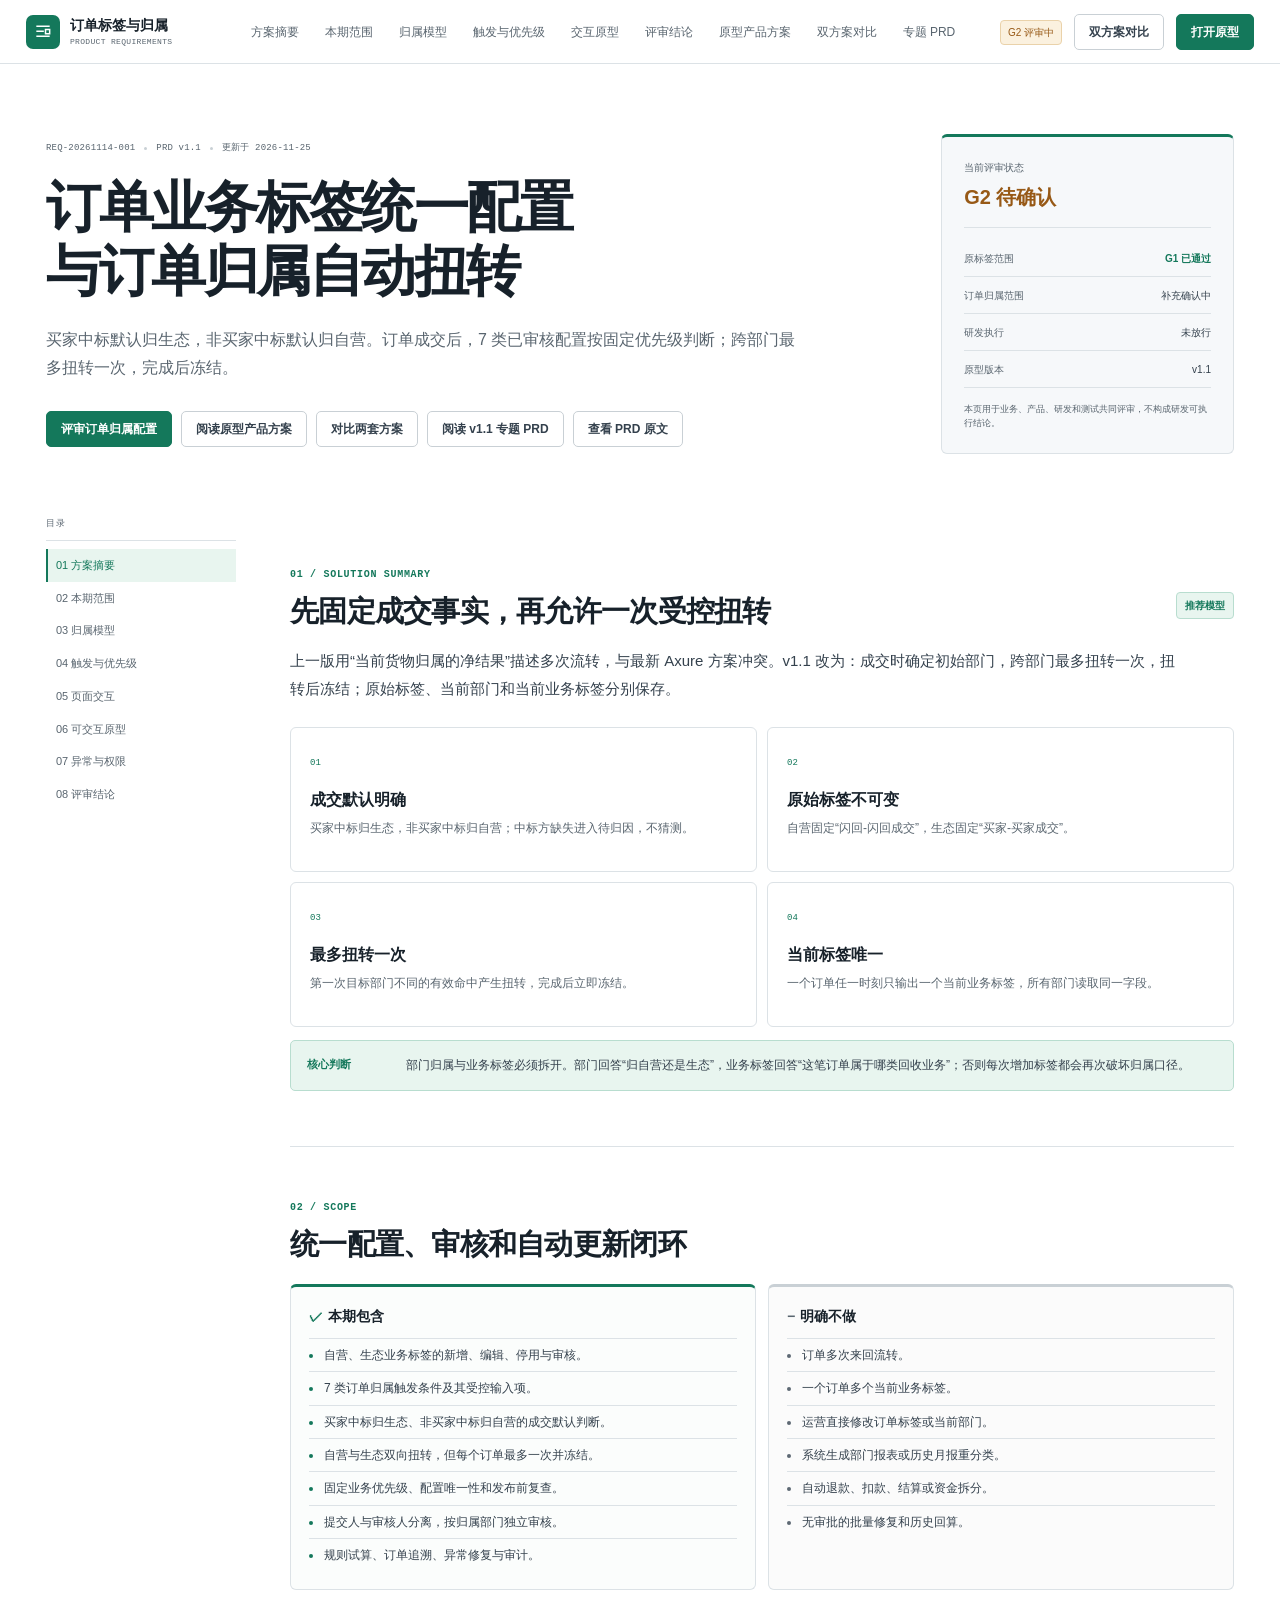
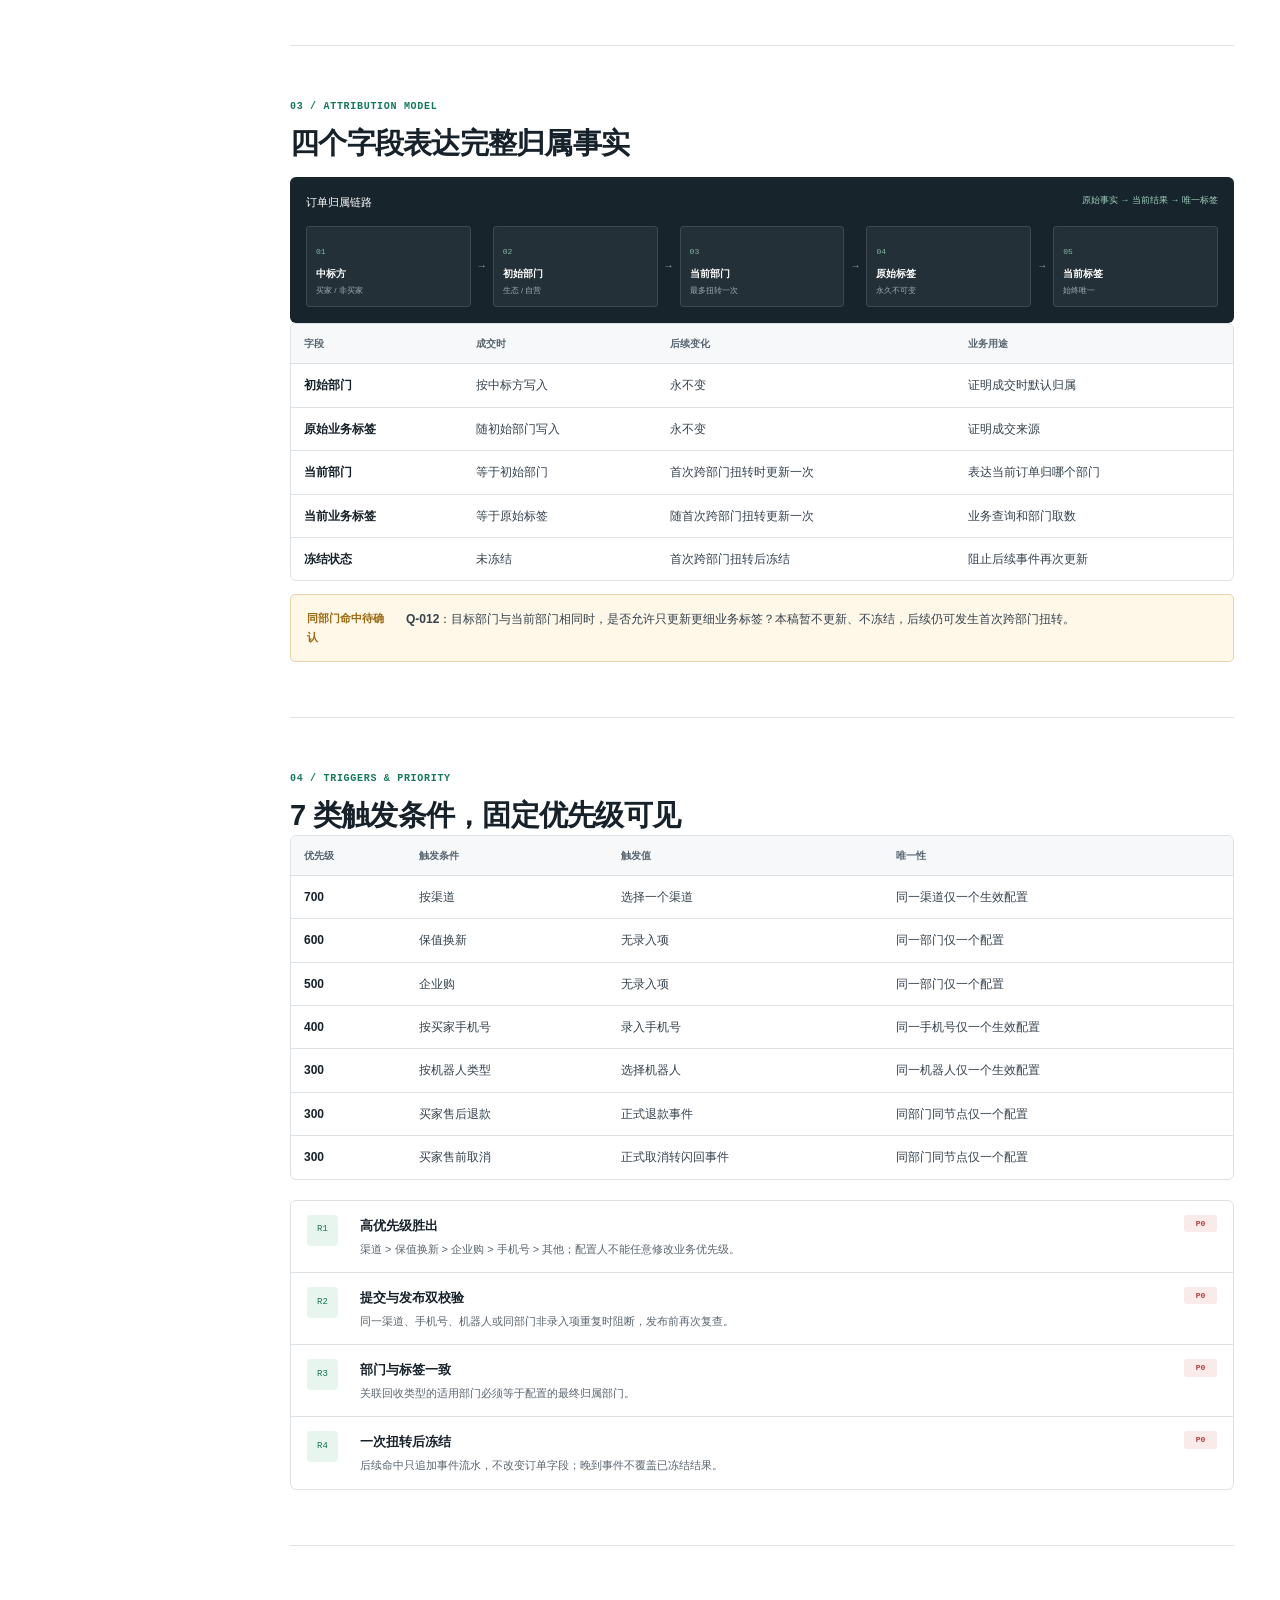
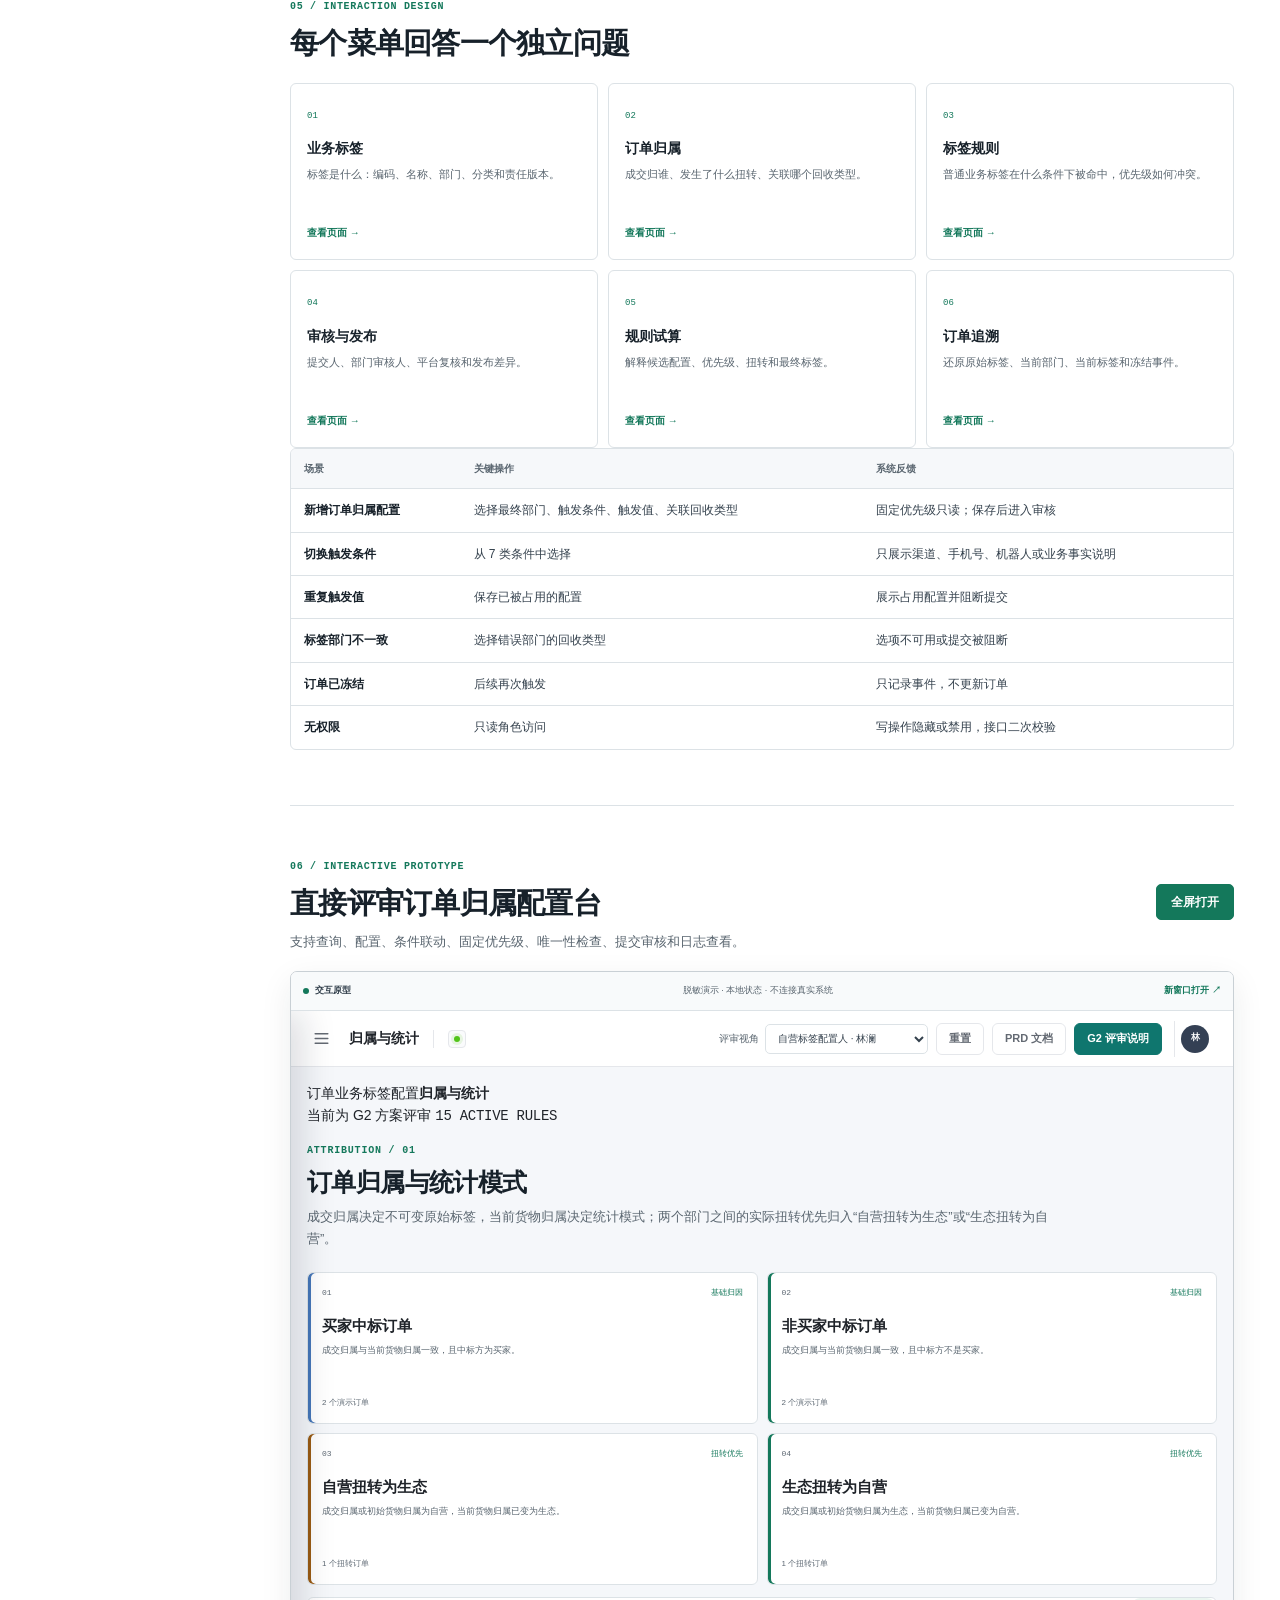
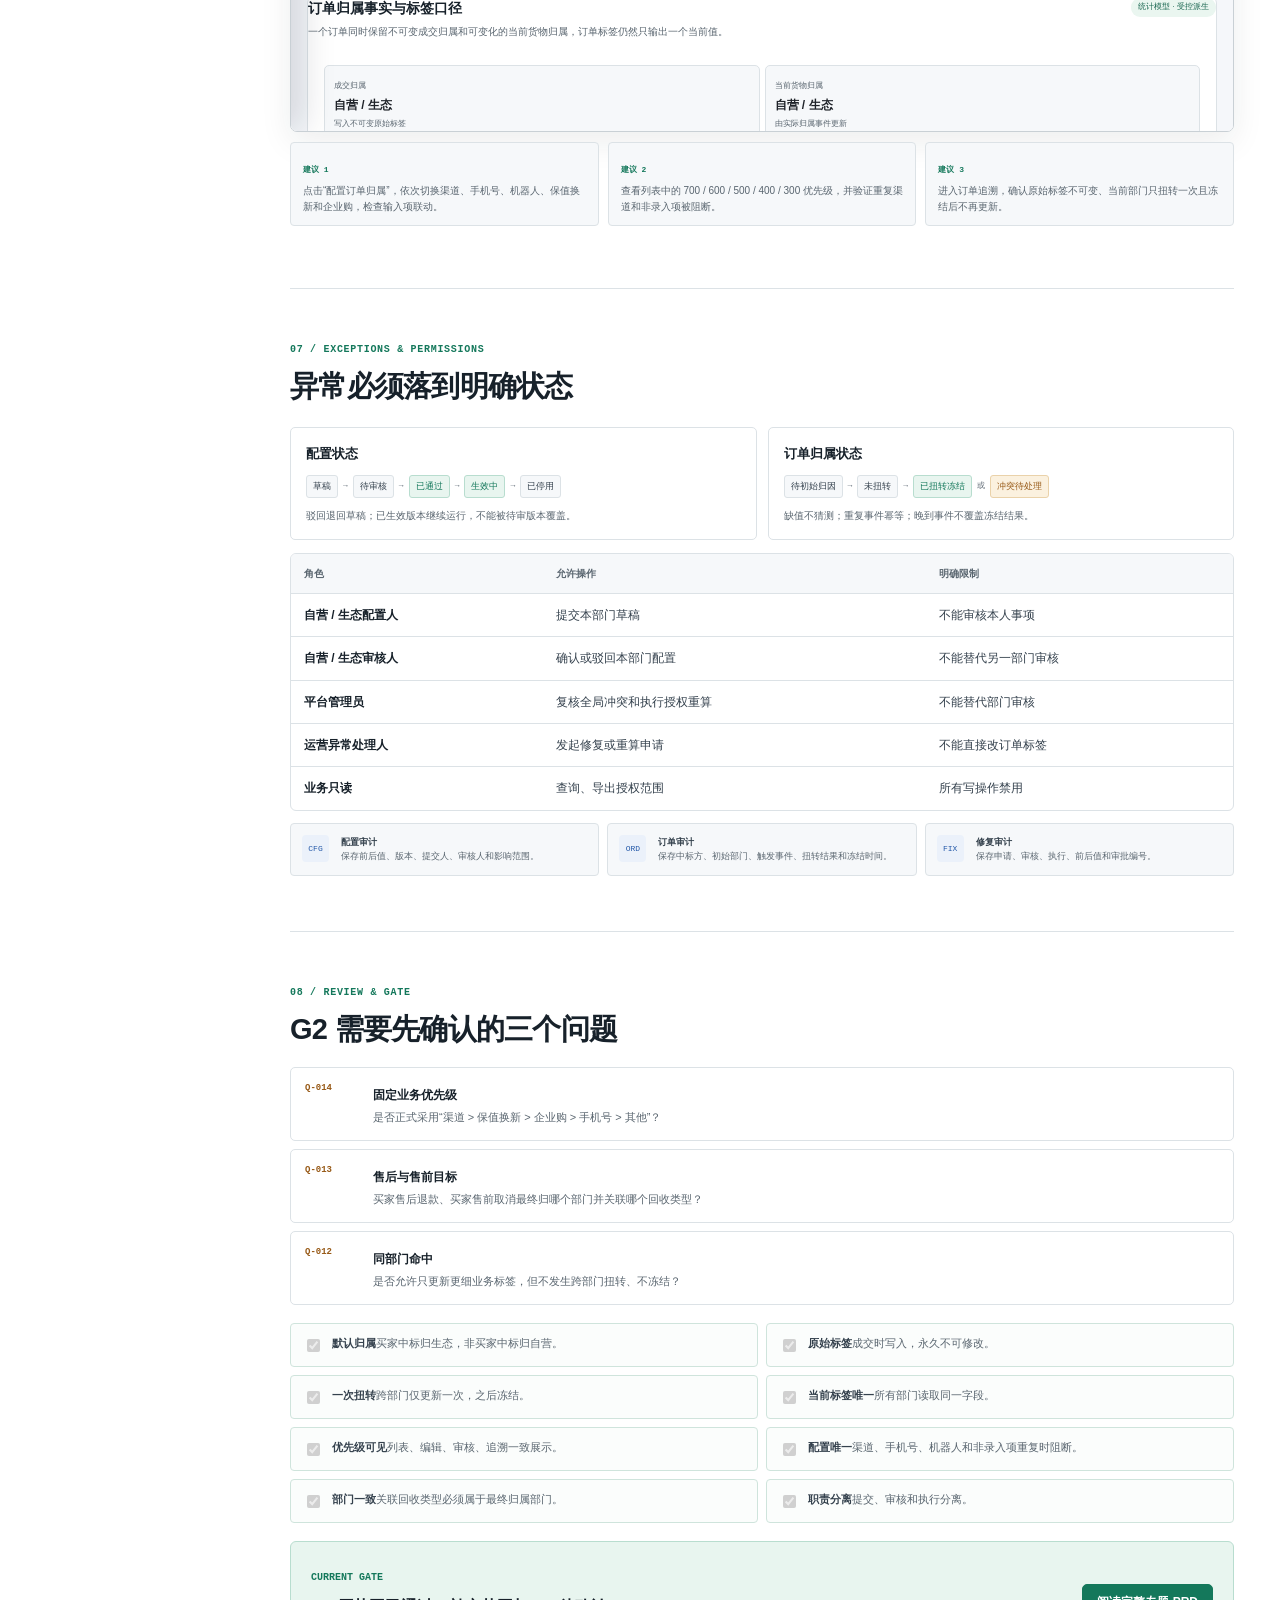
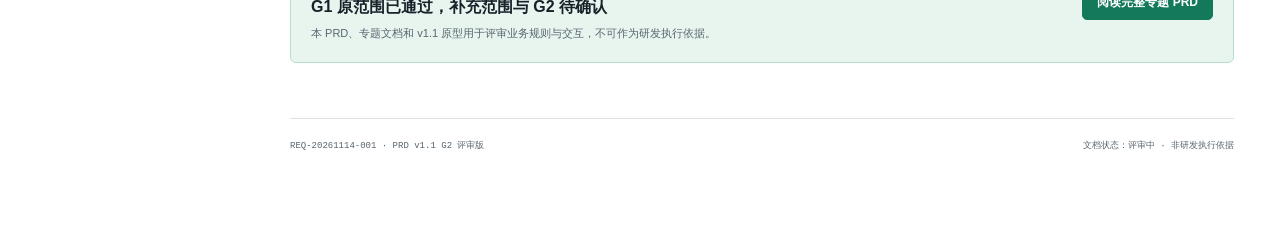
<file: index.html>
<!doctype html>
<html lang="zh-CN">
  <head>
    <meta charset="UTF-8" />
    <meta name="viewport" content="width=device-width, initial-scale=1" />
    <meta name="theme-color" content="#ffffff" />
    <meta name="description" content="订单业务标签统一配置、审核与订单归属自动扭转 v1.1 G2 评审 PRD。" />
    <title>订单业务标签与归属 PRD｜v1.1</title>
    <link rel="icon" href="data:image/svg+xml,%3Csvg xmlns='http://www.w3.org/2000/svg' viewBox='0 0 64 64'%3E%3Crect width='64' height='64' rx='12' fill='%2314785b'/%3E%3Cpath d='M17 18h30v8H17zm0 11h18v8H17zm21 0h9v8h-9zM17 40h30v8H17z' fill='%23fff'/%3E%3C/svg%3E" />
    <link rel="stylesheet" href="./assets/docs.css?v=20261125-1" />
  </head>
  <body>
    <a class="skip-link" href="#document">跳到 PRD 正文</a>
    <header class="doc-header">
      <a class="doc-brand" href="./index.html" aria-label="返回 PRD 顶部">
        <span class="brand-mark" aria-hidden="true">
          <svg viewBox="0 0 24 24" fill="none" stroke="currentColor" stroke-width="1.8"><path d="M4 5h16M4 11h9M4 17h16"/><path d="M15 9h5v5h-5z"/></svg>
        </span>
        <span><strong>订单标签与归属</strong><small>PRODUCT REQUIREMENTS</small></span>
      </a>
      <nav class="doc-nav" aria-label="文档导航">
        <a href="#overview">方案摘要</a>
        <a href="#scope">本期范围</a>
        <a href="#model">归属模型</a>
        <a href="#priority">触发与优先级</a>
        <a href="#interaction">交互原型</a>
        <a href="#review">评审结论</a>
        <a href="./order-label-prototype-product-proposal.html">原型产品方案</a>
        <a href="./order-label-scheme-comparison.html">双方案对比</a>
        <a href="./order-attribution-product-document.html">专题 PRD</a>
      </nav>
      <div class="header-status"><span>G2 评审中</span><a class="button button-secondary" href="./order-label-scheme-comparison.html">双方案对比</a><a class="button button-primary" href="./prototype.html">打开原型</a></div>
    </header>

    <main>
      <section class="doc-hero">
        <div class="doc-hero-main">
          <div class="doc-meta-line"><span>REQ-20261114-001</span><i></i><span>PRD v1.1</span><i></i><span>更新于 2026-11-25</span></div>
          <h1>订单业务标签统一配置<br />与订单归属自动扭转</h1>
          <p>买家中标默认归生态，非买家中标默认归自营。订单成交后，7 类已审核配置按固定优先级判断；跨部门最多扭转一次，完成后冻结。</p>
          <div class="hero-actions">
            <a class="button button-primary" href="./prototype.html#attribution">评审订单归属配置</a>
            <a class="button button-secondary" href="./order-label-prototype-product-proposal.html">阅读原型产品方案</a>
            <a class="button button-secondary" href="./order-label-scheme-comparison.html">对比两套方案</a>
            <a class="button button-secondary" href="./order-attribution-product-document.html">阅读 v1.1 专题 PRD</a>
            <a class="button button-secondary" href="./prd.md">查看 PRD 原文</a>
          </div>
        </div>
        <aside class="doc-hero-side">
          <div class="hero-side-head"><span>当前评审状态</span><strong>G2 待确认</strong></div>
          <dl>
            <div><dt>原标签范围</dt><dd class="is-success">G1 已通过</dd></div>
            <div><dt>订单归属范围</dt><dd>补充确认中</dd></div>
            <div><dt>研发执行</dt><dd>未放行</dd></div>
            <div><dt>原型版本</dt><dd>v1.1</dd></div>
          </dl>
          <p>本页用于业务、产品、研发和测试共同评审，不构成研发可执行结论。</p>
        </aside>
      </section>

      <div class="doc-layout">
        <aside class="doc-toc" aria-label="目录">
          <span>目录</span>
          <a class="is-active" href="#overview">01 方案摘要</a>
          <a href="#scope">02 本期范围</a>
          <a href="#model">03 归属模型</a>
          <a href="#priority">04 触发与优先级</a>
          <a href="#interaction">05 页面交互</a>
          <a href="#prototype">06 可交互原型</a>
          <a href="#exception">07 异常与权限</a>
          <a href="#review">08 评审结论</a>
        </aside>

        <article class="doc-content" id="document">
          <section id="overview" class="doc-section">
            <div class="section-kicker">01 / SOLUTION SUMMARY</div>
            <div class="section-heading">
              <h2>先固定成交事实，再允许一次受控扭转</h2>
              <span class="status-tag is-green">推荐模型</span>
            </div>
            <p class="lead">上一版用“当前货物归属的净结果”描述多次流转，与最新 Axure 方案冲突。v1.1 改为：成交时确定初始部门，跨部门最多扭转一次，扭转后冻结；原始标签、当前部门和当前业务标签分别保存。</p>

            <div class="principle-grid">
              <article><span>01</span><h3>成交默认明确</h3><p>买家中标归生态，非买家中标归自营；中标方缺失进入待归因，不猜测。</p></article>
              <article><span>02</span><h3>原始标签不可变</h3><p>自营固定“闪回-闪回成交”，生态固定“买家-买家成交”。</p></article>
              <article><span>03</span><h3>最多扭转一次</h3><p>第一次目标部门不同的有效命中产生扭转，完成后立即冻结。</p></article>
              <article><span>04</span><h3>当前标签唯一</h3><p>一个订单任一时刻只输出一个当前业务标签，所有部门读取同一字段。</p></article>
            </div>

            <div class="callout is-green">
              <span>核心判断</span>
              <p>部门归属与业务标签必须拆开。部门回答“归自营还是生态”，业务标签回答“这笔订单属于哪类回收业务”；否则每次增加标签都会再次破坏归属口径。</p>
            </div>
          </section>

          <section id="scope" class="doc-section">
            <div class="section-kicker">02 / SCOPE</div>
            <h2>统一配置、审核和自动更新闭环</h2>
            <div class="scope-grid">
              <div class="scope-list is-included">
                <h3><span>✓</span>本期包含</h3>
                <ul>
                  <li>自营、生态业务标签的新增、编辑、停用与审核。</li>
                  <li>7 类订单归属触发条件及其受控输入项。</li>
                  <li>买家中标归生态、非买家中标归自营的成交默认判断。</li>
                  <li>自营与生态双向扭转，但每个订单最多一次并冻结。</li>
                  <li>固定业务优先级、配置唯一性和发布前复查。</li>
                  <li>提交人与审核人分离，按归属部门独立审核。</li>
                  <li>规则试算、订单追溯、异常修复与审计。</li>
                </ul>
              </div>
              <div class="scope-list is-excluded">
                <h3><span>−</span>明确不做</h3>
                <ul>
                  <li>订单多次来回流转。</li>
                  <li>一个订单多个当前业务标签。</li>
                  <li>运营直接修改订单标签或当前部门。</li>
                  <li>系统生成部门报表或历史月报重分类。</li>
                  <li>自动退款、扣款、结算或资金拆分。</li>
                  <li>无审批的批量修复和历史回算。</li>
                </ul>
              </div>
            </div>
          </section>

          <section id="model" class="doc-section">
            <div class="section-kicker">03 / ATTRIBUTION MODEL</div>
            <h2>四个字段表达完整归属事实</h2>
            <div class="flow-panel">
              <div class="flow-head"><span>订单归属链路</span><b>原始事实 → 当前结果 → 唯一标签</b></div>
              <div class="flow-steps">
                <div><span>01</span><strong>中标方</strong><small>买家 / 非买家</small></div><i>→</i>
                <div><span>02</span><strong>初始部门</strong><small>生态 / 自营</small></div><i>→</i>
                <div><span>03</span><strong>当前部门</strong><small>最多扭转一次</small></div><i>→</i>
                <div><span>04</span><strong>原始标签</strong><small>永久不可变</small></div><i>→</i>
                <div><span>05</span><strong>当前标签</strong><small>始终唯一</small></div>
              </div>
            </div>

            <div class="table-wrap">
              <table>
                <thead><tr><th>字段</th><th>成交时</th><th>后续变化</th><th>业务用途</th></tr></thead>
                <tbody>
                  <tr><td>初始部门</td><td>按中标方写入</td><td>永不变</td><td>证明成交时默认归属</td></tr>
                  <tr><td>原始业务标签</td><td>随初始部门写入</td><td>永不变</td><td>证明成交来源</td></tr>
                  <tr><td>当前部门</td><td>等于初始部门</td><td>首次跨部门扭转时更新一次</td><td>表达当前订单归哪个部门</td></tr>
                  <tr><td>当前业务标签</td><td>等于原始标签</td><td>随首次跨部门扭转更新一次</td><td>业务查询和部门取数</td></tr>
                  <tr><td>冻结状态</td><td>未冻结</td><td>首次跨部门扭转后冻结</td><td>阻止后续事件再次更新</td></tr>
                </tbody>
              </table>
            </div>

            <div class="callout is-orange">
              <span>同部门命中待确认</span>
              <p><b>Q-012</b>：目标部门与当前部门相同时，是否允许只更新更细业务标签？本稿暂不更新、不冻结，后续仍可发生首次跨部门扭转。</p>
            </div>
          </section>

          <section id="priority" class="doc-section">
            <div class="section-kicker">04 / TRIGGERS &amp; PRIORITY</div>
            <h2>7 类触发条件，固定优先级可见</h2>
            <div class="table-wrap">
              <table>
                <thead><tr><th>优先级</th><th>触发条件</th><th>触发值</th><th>唯一性</th></tr></thead>
                <tbody>
                  <tr><td><b>700</b></td><td>按渠道</td><td>选择一个渠道</td><td>同一渠道仅一个生效配置</td></tr>
                  <tr><td><b>600</b></td><td>保值换新</td><td>无录入项</td><td>同一部门仅一个配置</td></tr>
                  <tr><td><b>500</b></td><td>企业购</td><td>无录入项</td><td>同一部门仅一个配置</td></tr>
                  <tr><td><b>400</b></td><td>按买家手机号</td><td>录入手机号</td><td>同一手机号仅一个生效配置</td></tr>
                  <tr><td><b>300</b></td><td>按机器人类型</td><td>选择机器人</td><td>同一机器人仅一个生效配置</td></tr>
                  <tr><td><b>300</b></td><td>买家售后退款</td><td>正式退款事件</td><td>同部门同节点仅一个配置</td></tr>
                  <tr><td><b>300</b></td><td>买家售前取消</td><td>正式取消转闪回事件</td><td>同部门同节点仅一个配置</td></tr>
                </tbody>
              </table>
            </div>

            <div class="rule-list">
              <article><span>R1</span><div><h3>高优先级胜出</h3><p>渠道 > 保值换新 > 企业购 > 手机号 > 其他；配置人不能任意修改业务优先级。</p></div><b>P0</b></article>
              <article><span>R2</span><div><h3>提交与发布双校验</h3><p>同一渠道、手机号、机器人或同部门非录入项重复时阻断，发布前再次复查。</p></div><b>P0</b></article>
              <article><span>R3</span><div><h3>部门与标签一致</h3><p>关联回收类型的适用部门必须等于配置的最终归属部门。</p></div><b>P0</b></article>
              <article><span>R4</span><div><h3>一次扭转后冻结</h3><p>后续命中只追加事件流水，不改变订单字段；晚到事件不覆盖已冻结结果。</p></div><b>P0</b></article>
            </div>
          </section>

          <section id="interaction" class="doc-section">
            <div class="section-kicker">05 / INTERACTION DESIGN</div>
            <h2>每个菜单回答一个独立问题</h2>
            <div class="interaction-grid">
              <article><span>01</span><h3>业务标签</h3><p>标签是什么：编码、名称、部门、分类和责任版本。</p><a href="./prototype.html#labels">查看页面 →</a></article>
              <article><span>02</span><h3>订单归属</h3><p>成交归谁、发生了什么扭转、关联哪个回收类型。</p><a href="./prototype.html#attribution">查看页面 →</a></article>
              <article><span>03</span><h3>标签规则</h3><p>普通业务标签在什么条件下被命中，优先级如何冲突。</p><a href="./prototype.html#rules">查看页面 →</a></article>
              <article><span>04</span><h3>审核与发布</h3><p>提交人、部门审核人、平台复核和发布差异。</p><a href="./prototype.html#approvals">查看页面 →</a></article>
              <article><span>05</span><h3>规则试算</h3><p>解释候选配置、优先级、扭转和最终标签。</p><a href="./prototype.html#simulator">查看页面 →</a></article>
              <article><span>06</span><h3>订单追溯</h3><p>还原原始标签、当前部门、当前标签和冻结事件。</p><a href="./prototype.html#trace">查看页面 →</a></article>
            </div>

            <div class="table-wrap">
              <table>
                <thead><tr><th>场景</th><th>关键操作</th><th>系统反馈</th></tr></thead>
                <tbody>
                  <tr><td>新增订单归属配置</td><td>选择最终部门、触发条件、触发值、关联回收类型</td><td>固定优先级只读；保存后进入审核</td></tr>
                  <tr><td>切换触发条件</td><td>从 7 类条件中选择</td><td>只展示渠道、手机号、机器人或业务事实说明</td></tr>
                  <tr><td>重复触发值</td><td>保存已被占用的配置</td><td>展示占用配置并阻断提交</td></tr>
                  <tr><td>标签部门不一致</td><td>选择错误部门的回收类型</td><td>选项不可用或提交被阻断</td></tr>
                  <tr><td>订单已冻结</td><td>后续再次触发</td><td>只记录事件，不更新订单</td></tr>
                  <tr><td>无权限</td><td>只读角色访问</td><td>写操作隐藏或禁用，接口二次校验</td></tr>
                </tbody>
              </table>
            </div>
          </section>

          <section id="prototype" class="doc-section prototype-section">
            <div class="section-kicker">06 / INTERACTIVE PROTOTYPE</div>
            <div class="section-heading">
              <div>
                <h2>直接评审订单归属配置台</h2>
                <p>支持查询、配置、条件联动、固定优先级、唯一性检查、提交审核和日志查看。</p>
              </div>
              <a class="button button-primary" href="./prototype.html#attribution" target="_blank" rel="noopener">全屏打开</a>
            </div>
            <div class="prototype-frame">
              <div class="prototype-toolbar"><span><i></i>交互原型</span><span>脱敏演示 · 本地状态 · 不连接真实系统</span><a href="./prototype.html#attribution" target="_blank" rel="noopener">新窗口打开 ↗</a></div>
              <iframe src="./prototype.html#attribution" title="订单归属与业务标签治理交互原型" loading="lazy"></iframe>
            </div>
            <div class="prototype-guide">
              <div><b>建议 1</b><p>点击“配置订单归属”，依次切换渠道、手机号、机器人、保值换新和企业购，检查输入项联动。</p></div>
              <div><b>建议 2</b><p>查看列表中的 700 / 600 / 500 / 400 / 300 优先级，并验证重复渠道和非录入项被阻断。</p></div>
              <div><b>建议 3</b><p>进入订单追溯，确认原始标签不可变、当前部门只扭转一次且冻结后不再更新。</p></div>
            </div>
          </section>

          <section id="exception" class="doc-section">
            <div class="section-kicker">07 / EXCEPTIONS &amp; PERMISSIONS</div>
            <h2>异常必须落到明确状态</h2>
            <div class="state-columns">
              <div>
                <h3>配置状态</h3>
                <div class="state-flow"><span>草稿</span><i>→</i><span>待审核</span><i>→</i><span class="is-success">已通过</span><i>→</i><span class="is-success">生效中</span><i>→</i><span>已停用</span></div>
                <p>驳回退回草稿；已生效版本继续运行，不能被待审版本覆盖。</p>
              </div>
              <div>
                <h3>订单归属状态</h3>
                <div class="state-flow"><span>待初始归因</span><i>→</i><span>未扭转</span><i>→</i><span class="is-success">已扭转冻结</span><i>或</i><span class="is-warning">冲突待处理</span></div>
                <p>缺值不猜测；重复事件幂等；晚到事件不覆盖冻结结果。</p>
              </div>
            </div>

            <div class="table-wrap">
              <table>
                <thead><tr><th>角色</th><th>允许操作</th><th>明确限制</th></tr></thead>
                <tbody>
                  <tr><td>自营 / 生态配置人</td><td>提交本部门草稿</td><td>不能审核本人事项</td></tr>
                  <tr><td>自营 / 生态审核人</td><td>确认或驳回本部门配置</td><td>不能替代另一部门审核</td></tr>
                  <tr><td>平台管理员</td><td>复核全局冲突和执行授权重算</td><td>不能替代部门审核</td></tr>
                  <tr><td>运营异常处理人</td><td>发起修复或重算申请</td><td>不能直接改订单标签</td></tr>
                  <tr><td>业务只读</td><td>查询、导出授权范围</td><td>所有写操作禁用</td></tr>
                </tbody>
              </table>
            </div>

            <div class="audit-band">
              <div><span>CFG</span><p><b>配置审计</b>保存前后值、版本、提交人、审核人和影响范围。</p></div>
              <div><span>ORD</span><p><b>订单审计</b>保存中标方、初始部门、触发事件、扭转结果和冻结时间。</p></div>
              <div><span>FIX</span><p><b>修复审计</b>保存申请、审核、执行、前后值和审批编号。</p></div>
            </div>
          </section>

          <section id="review" class="doc-section">
            <div class="section-kicker">08 / REVIEW &amp; GATE</div>
            <h2>G2 需要先确认的三个问题</h2>
            <ol class="question-list">
              <li><span>Q-014</span><div><b>固定业务优先级</b><p>是否正式采用“渠道 > 保值换新 > 企业购 > 手机号 > 其他”？</p></div></li>
              <li><span>Q-013</span><div><b>售后与售前目标</b><p>买家售后退款、买家售前取消最终归哪个部门并关联哪个回收类型？</p></div></li>
              <li><span>Q-012</span><div><b>同部门命中</b><p>是否允许只更新更细业务标签，但不发生跨部门扭转、不冻结？</p></div></li>
            </ol>

            <div class="acceptance-list">
              <label><input type="checkbox" checked disabled /><span><b>默认归属</b>买家中标归生态，非买家中标归自营。</span></label>
              <label><input type="checkbox" checked disabled /><span><b>原始标签</b>成交时写入，永久不可修改。</span></label>
              <label><input type="checkbox" checked disabled /><span><b>一次扭转</b>跨部门仅更新一次，之后冻结。</span></label>
              <label><input type="checkbox" checked disabled /><span><b>当前标签唯一</b>所有部门读取同一字段。</span></label>
              <label><input type="checkbox" checked disabled /><span><b>优先级可见</b>列表、编辑、审核、追溯一致展示。</span></label>
              <label><input type="checkbox" checked disabled /><span><b>配置唯一</b>渠道、手机号、机器人和非录入项重复时阻断。</span></label>
              <label><input type="checkbox" checked disabled /><span><b>部门一致</b>关联回收类型必须属于最终归属部门。</span></label>
              <label><input type="checkbox" checked disabled /><span><b>职责分离</b>提交、审核和执行分离。</span></label>
            </div>

            <div class="gate-card">
              <div><span>CURRENT GATE</span><h3>G1 原范围已通过，补充范围与 G2 待确认</h3><p>本 PRD、专题文档和 v1.1 原型用于评审业务规则与交互，不可作为研发执行依据。</p></div>
              <a class="button button-primary" href="./order-attribution-product-document.html">阅读完整专题 PRD</a>
            </div>
          </section>

          <footer class="doc-footer">
            <span>REQ-20261114-001 · PRD v1.1 G2 评审版</span>
            <span>文档状态：评审中 · 非研发执行依据</span>
          </footer>
        </article>
      </div>
    </main>
  </body>
</html>
</file>
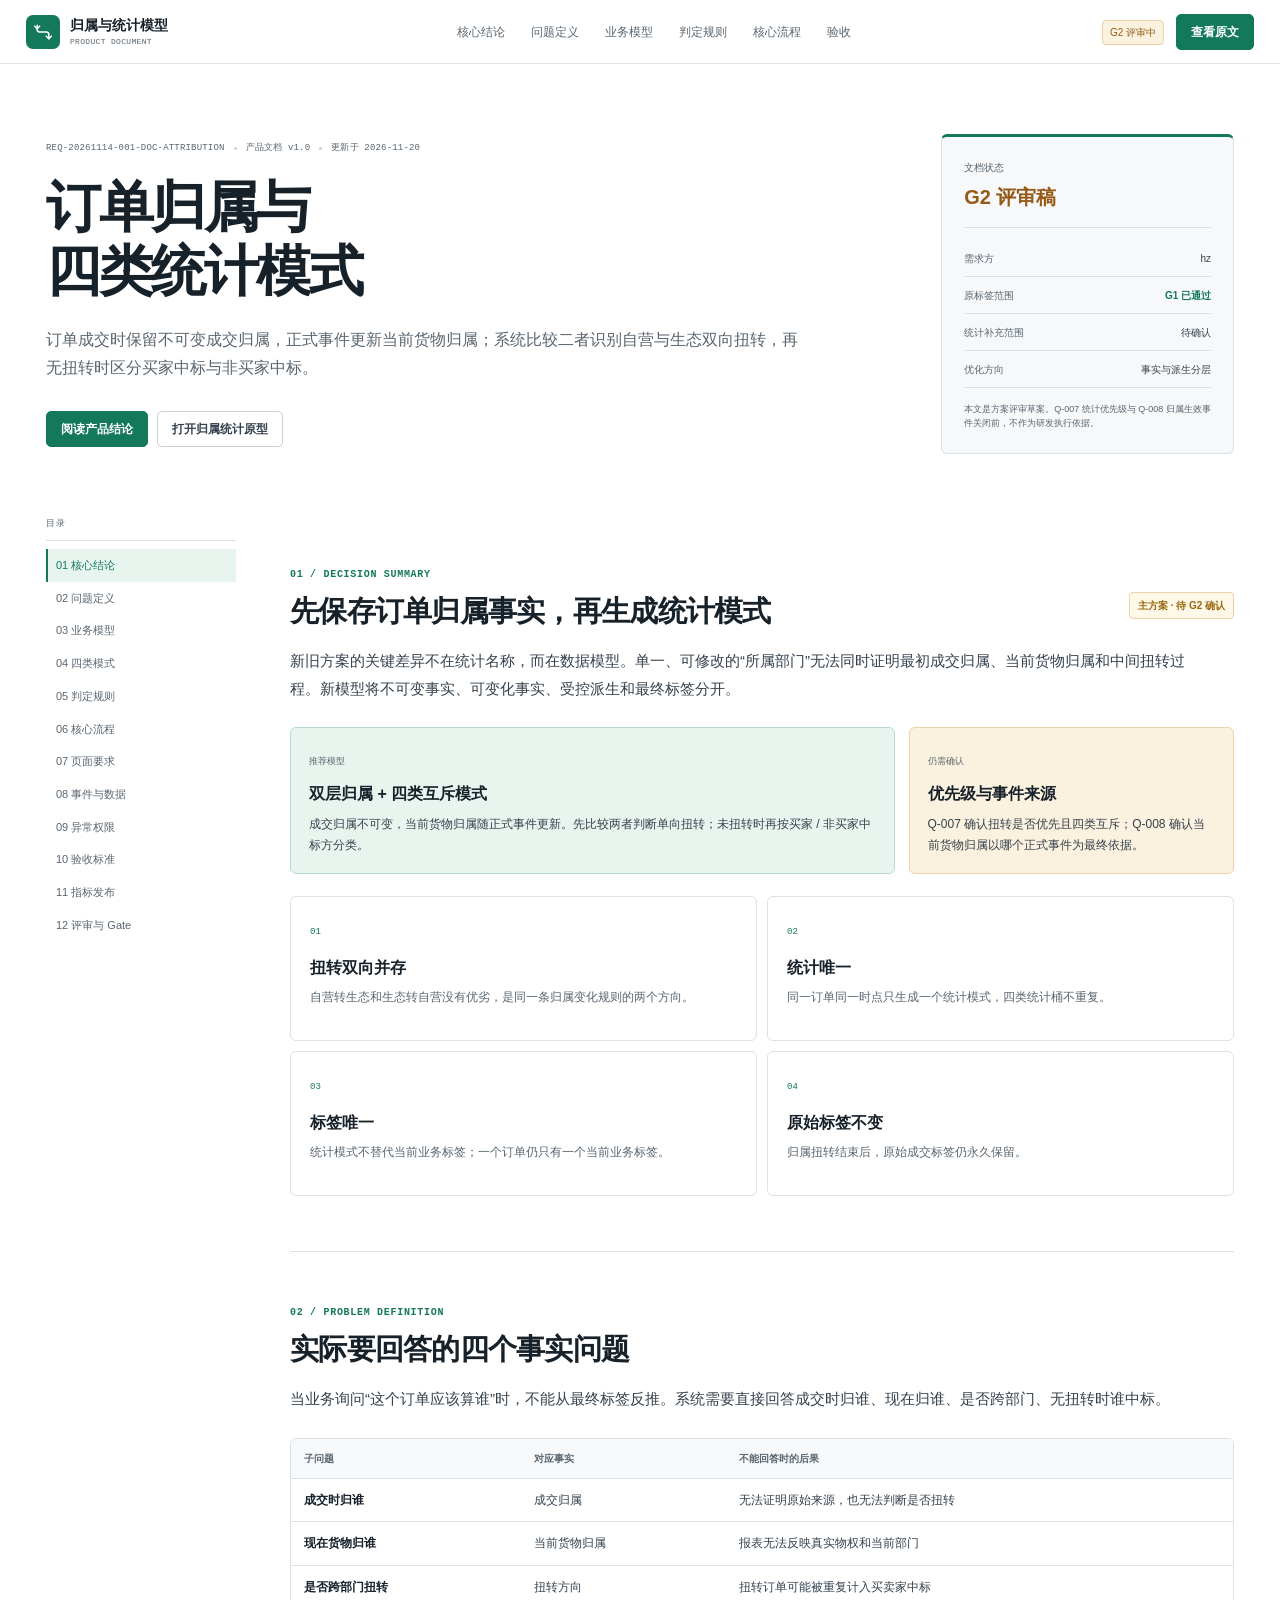
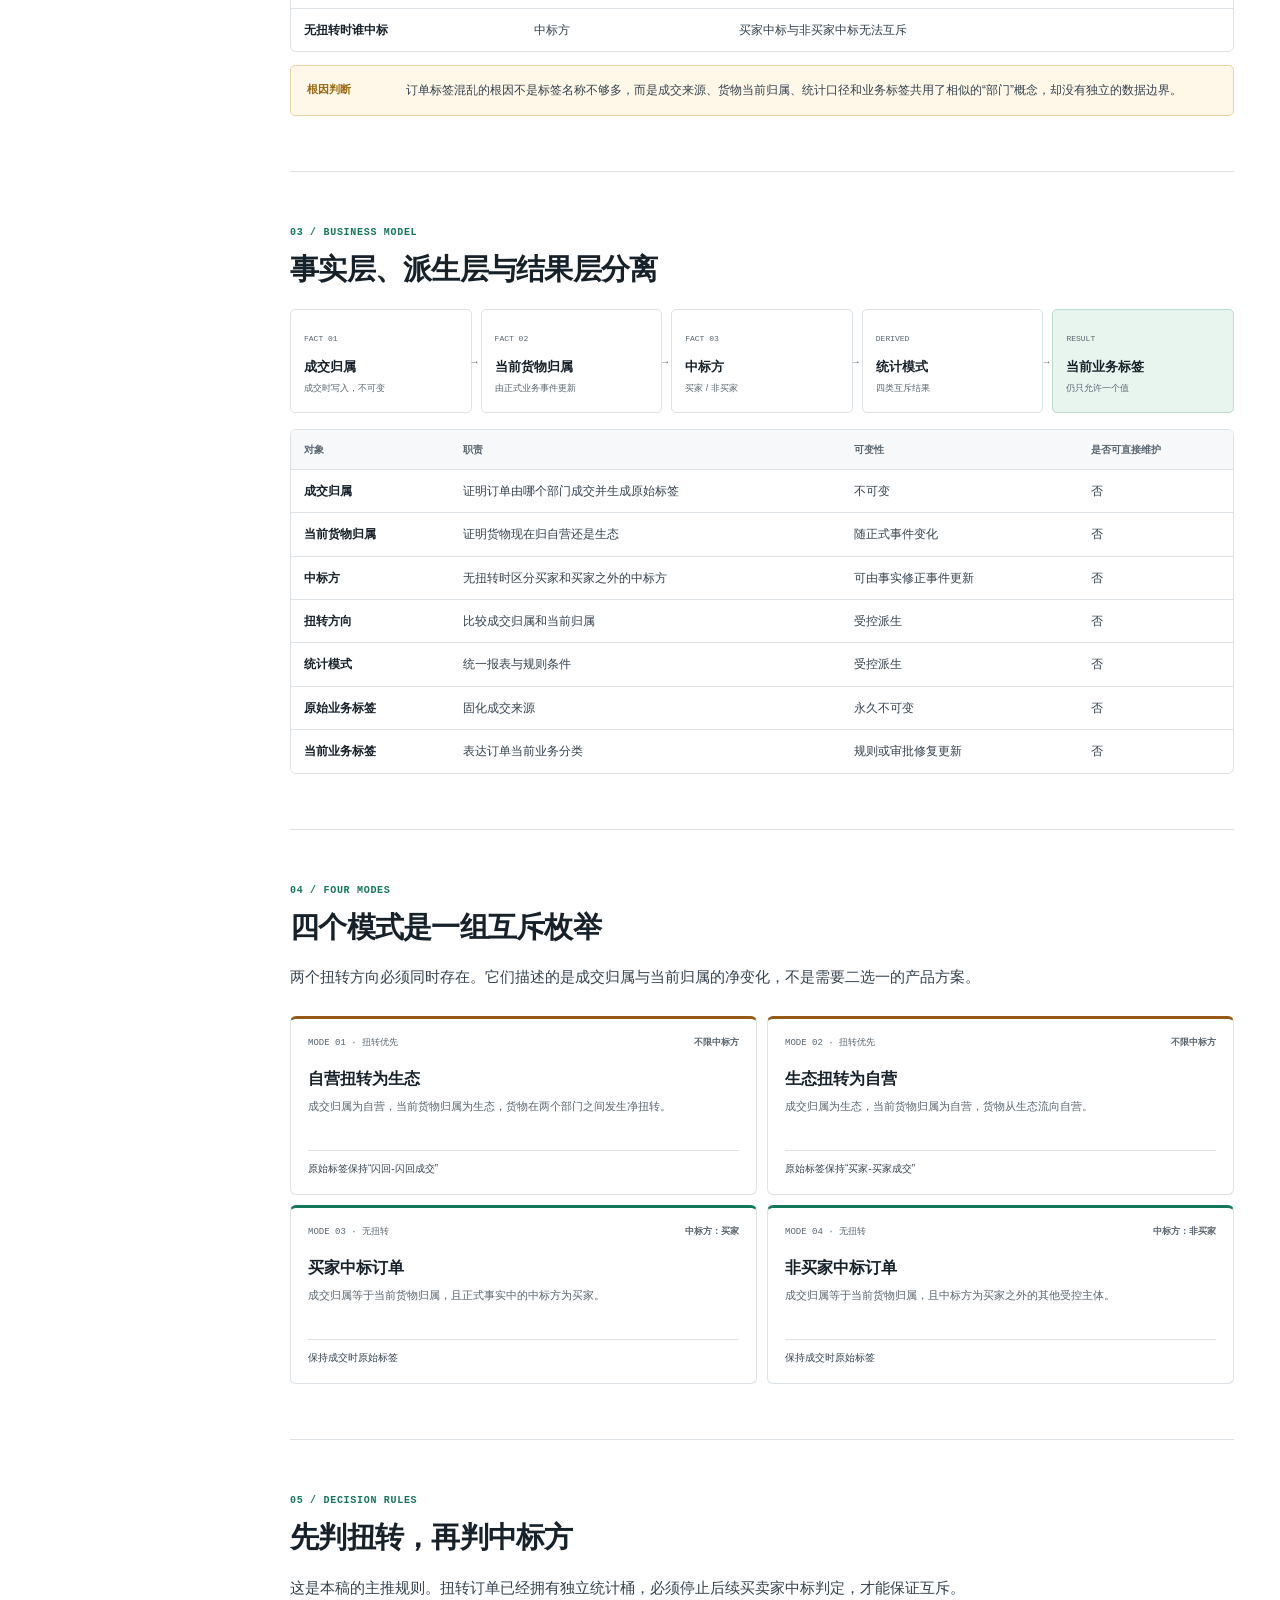
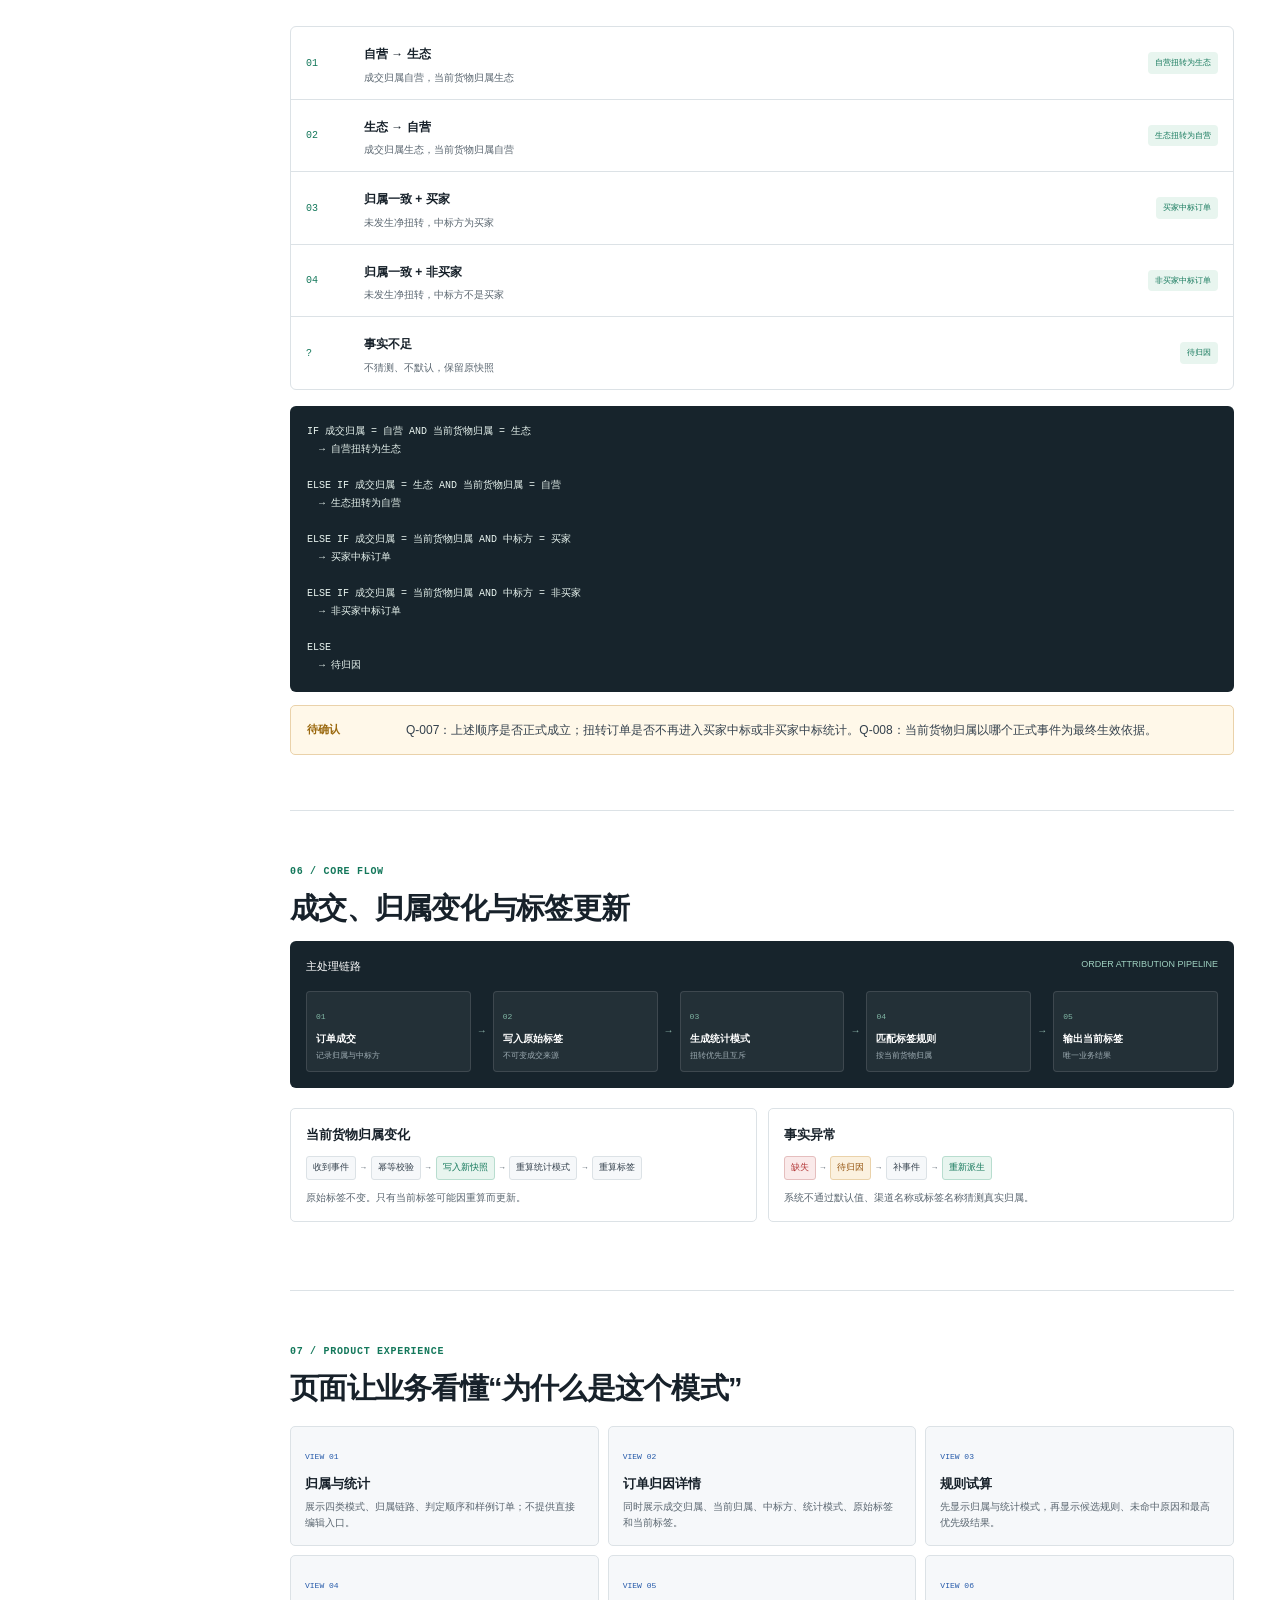
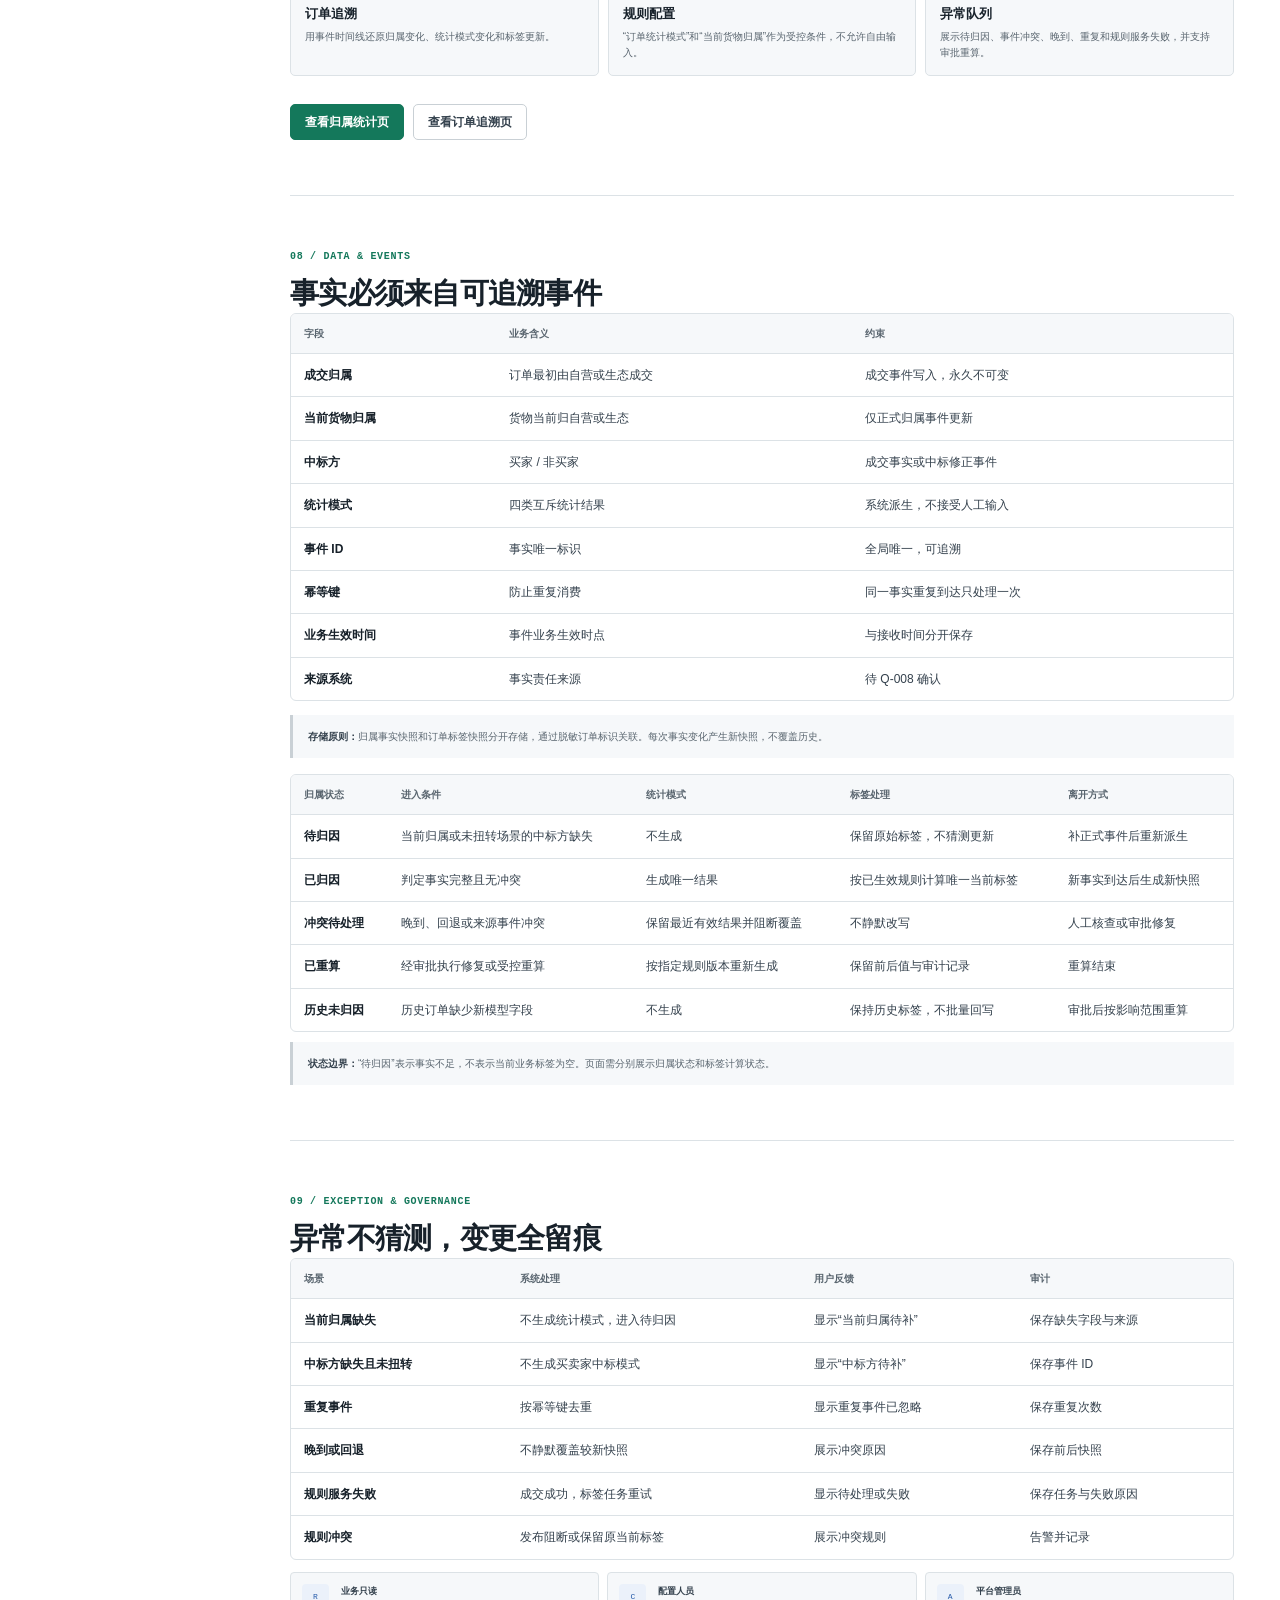
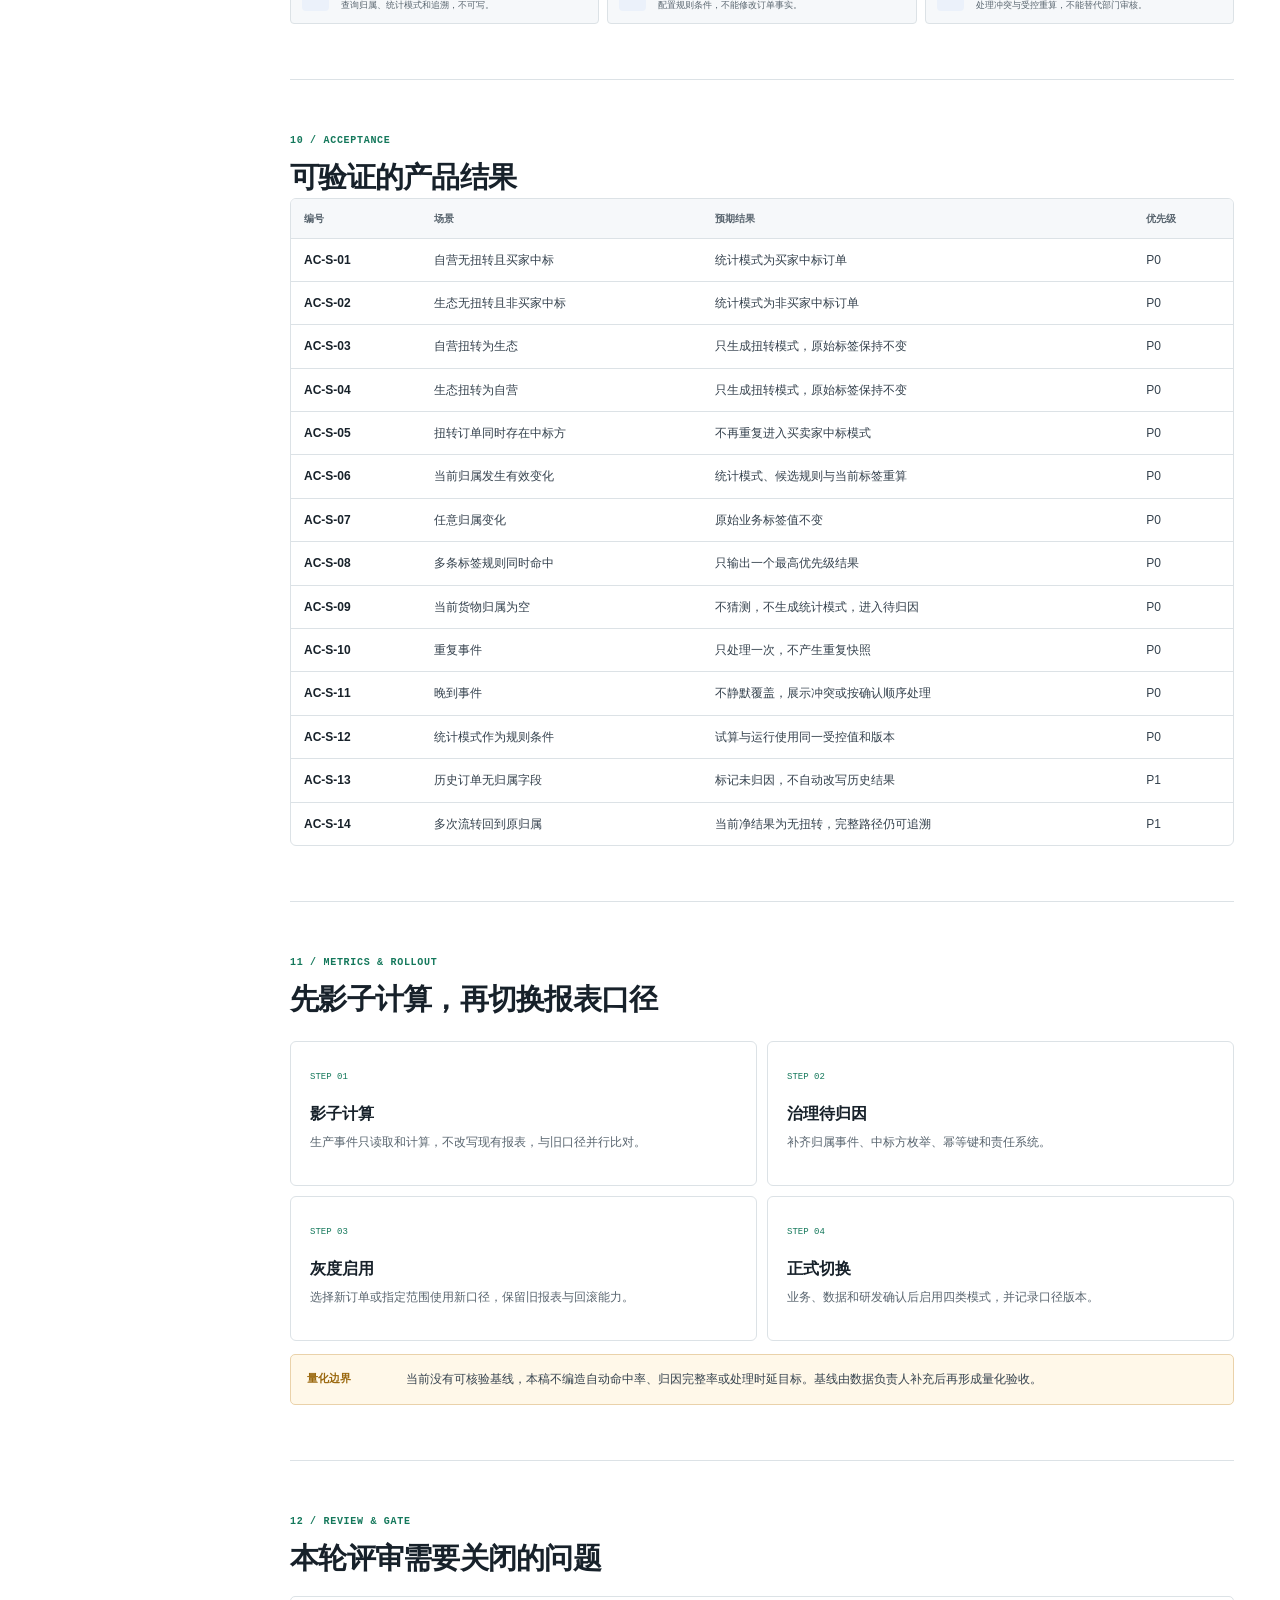
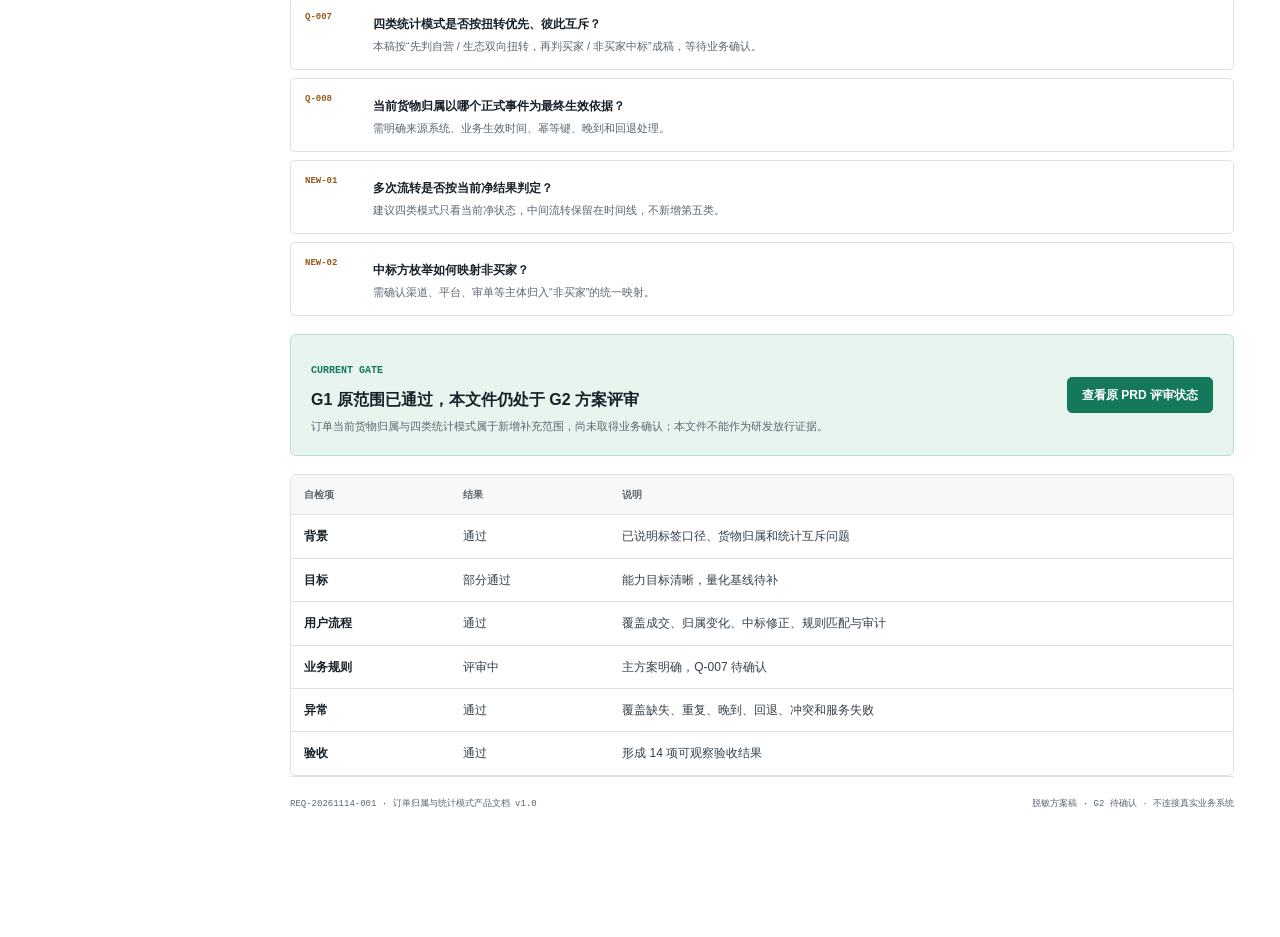
<file: order-attribution-product-document.html>
<!doctype html>
<html lang="zh-CN">
  <head>
    <meta charset="UTF-8" />
    <meta name="viewport" content="width=device-width, initial-scale=1" />
    <meta name="theme-color" content="#ffffff" />
    <meta
      name="description"
      content="订单货物归属、自营与生态双向扭转、四类统计模式产品文档。"
    />
    <title>订单归属与统计模式｜产品文档 v1.0</title>
    <link rel="icon" href="data:image/svg+xml,%3Csvg xmlns='http://www.w3.org/2000/svg' viewBox='0 0 64 64'%3E%3Crect width='64' height='64' rx='12' fill='%2314785b'/%3E%3Cpath d='M16 18h32v8H16zm0 10h19v8H16zm23 0h9v8h-9zM16 38h32v8H16z' fill='%23fff'/%3E%3C/svg%3E" />
    <link rel="stylesheet" href="./assets/docs.css?v=20261120-1" />
    <style>
      .decision-banner {
        display: grid;
        grid-template-columns: minmax(0, 1.3fr) minmax(260px, .7fr);
        gap: 14px;
        margin-top: 20px;
      }
      .decision-banner > article {
        padding: 18px;
        background: var(--green-soft);
        border: 1px solid #b8ddcf;
        border-radius: 6px;
      }
      .decision-banner > article:last-child {
        background: var(--amber-soft);
        border-color: #ead2aa;
      }
      .decision-banner span {
        color: var(--muted);
        font-family: var(--mono);
        font-size: 9px;
      }
      .decision-banner h3 { margin: 8px 0 7px; font-size: 16px; }
      .decision-banner p { margin: 0; color: var(--ink-2); font-size: 12px; }
      .attribution-chain {
        display: grid;
        grid-template-columns: repeat(5, minmax(0, 1fr));
        gap: 9px;
        margin-top: 20px;
      }
      .attribution-chain > div {
        position: relative;
        min-height: 104px;
        padding: 13px;
        background: #fff;
        border: 1px solid var(--line);
        border-radius: 5px;
      }
      .attribution-chain > div::after {
        content: "→";
        position: absolute;
        right: -10px;
        top: 44px;
        width: 12px;
        color: var(--muted-2);
        font-family: var(--mono);
        font-size: 10px;
        text-align: center;
      }
      .attribution-chain > div:last-child::after { content: ""; }
      .attribution-chain span {
        color: var(--muted);
        font-family: var(--mono);
        font-size: 8px;
      }
      .attribution-chain strong {
        display: block;
        margin-top: 8px;
        font-size: 13px;
      }
      .attribution-chain small {
        display: block;
        margin-top: 4px;
        color: var(--muted);
        font-size: 9px;
        line-height: 1.5;
      }
      .attribution-chain > div:nth-child(5) {
        background: var(--green-soft);
        border-color: #b8ddcf;
      }
      .mode-grid {
        display: grid;
        grid-template-columns: repeat(2, minmax(0, 1fr));
        gap: 10px;
        margin-top: 20px;
      }
      .mode-card {
        padding: 17px;
        background: #fff;
        border: 1px solid var(--line);
        border-top: 3px solid var(--line-strong);
        border-radius: 6px;
      }
      .mode-card.is-twist { border-top-color: var(--amber); }
      .mode-card.is-base { border-top-color: var(--green); }
      .mode-card > div {
        display: flex;
        justify-content: space-between;
        gap: 12px;
        align-items: center;
      }
      .mode-card span,
      .mode-card b {
        color: var(--muted);
        font-family: var(--mono);
        font-size: 9px;
      }
      .mode-card h3 { margin: 14px 0 5px; font-size: 16px; }
      .mode-card p { min-height: 43px; margin: 0; color: var(--muted); font-size: 11px; line-height: 1.65; }
      .mode-card small {
        display: block;
        margin-top: 10px;
        padding-top: 9px;
        color: var(--ink-2);
        border-top: 1px solid var(--line);
        font-size: 10px;
      }
      .rule-priority {
        overflow: hidden;
        margin-top: 18px;
        border: 1px solid var(--line);
        border-radius: 6px;
      }
      .rule-priority article {
        display: grid;
        grid-template-columns: 44px minmax(0, 1fr) 180px;
        gap: 14px;
        align-items: center;
        padding: 13px 15px;
        border-bottom: 1px solid var(--line);
      }
      .rule-priority article:last-child { border-bottom: 0; }
      .rule-priority article > span {
        color: var(--green);
        font-family: var(--mono);
        font-size: 10px;
      }
      .rule-priority b { font-size: 12px; }
      .rule-priority p { margin: 3px 0 0; color: var(--muted); font-size: 10px; }
      .rule-priority code {
        justify-self: end;
        padding: 4px 7px;
        color: var(--green);
        background: var(--green-soft);
        border-radius: 4px;
        font-family: var(--mono);
        font-size: 8px;
        text-align: center;
      }
      .formula {
        margin-top: 16px;
        padding: 17px;
        color: #e8f4ef;
        background: #17242c;
        border-radius: 6px;
        font-family: var(--mono);
        font-size: 10px;
        line-height: 1.8;
        white-space: pre-wrap;
      }
      .evidence-grid {
        display: grid;
        grid-template-columns: repeat(3, minmax(0, 1fr));
        gap: 9px;
        margin-top: 18px;
      }
      .evidence-grid article {
        padding: 14px;
        background: var(--paper-soft);
        border: 1px solid var(--line);
        border-radius: 5px;
      }
      .evidence-grid span {
        color: var(--blue);
        font-family: var(--mono);
        font-size: 8px;
      }
      .evidence-grid h3 { margin: 7px 0 4px; font-size: 13px; }
      .evidence-grid p { margin: 0; color: var(--muted); font-size: 10px; line-height: 1.6; }
      .source-note {
        margin-top: 14px;
        padding: 13px 15px;
        color: var(--muted);
        background: var(--paper-soft);
        border-left: 3px solid var(--line-strong);
        font-size: 10px;
      }
      .source-note b { color: var(--ink-2); }
      @media (max-width: 960px) {
        .attribution-chain { grid-template-columns: repeat(2, minmax(0, 1fr)); }
        .attribution-chain > div::after { display: none; }
        .evidence-grid { grid-template-columns: repeat(2, minmax(0, 1fr)); }
      }
      @media (max-width: 760px) {
        .decision-banner,
        .mode-grid,
        .evidence-grid { grid-template-columns: 1fr; }
        .attribution-chain { grid-template-columns: 1fr; }
        .rule-priority article {
          grid-template-columns: 38px minmax(0, 1fr);
        }
        .rule-priority code {
          grid-column: 2;
          justify-self: start;
        }
      }
    </style>
  </head>
  <body>
    <a class="skip-link" href="#document">跳到产品文档正文</a>

    <header class="doc-header">
      <a class="doc-brand" href="./order-attribution-product-document.html" aria-label="返回订单归属与统计模式文档顶部">
        <span class="brand-mark" aria-hidden="true">
          <svg viewBox="0 0 24 24" fill="none" stroke="currentColor" stroke-width="1.8" stroke-linecap="round" stroke-linejoin="round">
            <path d="M5 4v5a3 3 0 0 0 3 3h8a3 3 0 0 1 3 3v5" />
            <path d="m16 17 3 3 3-3M5 8l3-3M5 8 2 5" />
          </svg>
        </span>
        <span><strong>归属与统计模型</strong><small>PRODUCT DOCUMENT</small></span>
      </a>
      <nav class="doc-nav" aria-label="文档导航">
        <a href="#conclusion">核心结论</a>
        <a href="#problem">问题定义</a>
        <a href="#model">业务模型</a>
        <a href="#rules">判定规则</a>
        <a href="#flow">核心流程</a>
        <a href="#acceptance">验收</a>
      </nav>
      <div class="header-status">
        <span>G2 评审中</span>
        <a class="button button-primary" href="./order-attribution-product-document.md">查看原文</a>
      </div>
    </header>

    <main>
      <section class="doc-hero">
        <div class="doc-hero-main">
          <div class="doc-meta-line">
            <span>REQ-20261114-001-DOC-ATTRIBUTION</span><i></i><span>产品文档 v1.0</span><i></i><span>更新于 2026-11-20</span>
          </div>
          <h1>订单归属与<br />四类统计模式</h1>
          <p>订单成交时保留不可变成交归属，正式事件更新当前货物归属；系统比较二者识别自营与生态双向扭转，再无扭转时区分买家中标与非买家中标。</p>
          <div class="hero-actions">
            <a class="button button-primary" href="#conclusion">阅读产品结论</a>
            <a class="button button-secondary" href="./prototype.html#attribution">打开归属统计原型</a>
          </div>
        </div>
        <aside class="doc-hero-side">
          <div class="hero-side-head"><span>文档状态</span><strong>G2 评审稿</strong></div>
          <dl>
            <div><dt>需求方</dt><dd>hz</dd></div>
            <div><dt>原标签范围</dt><dd class="is-success">G1 已通过</dd></div>
            <div><dt>统计补充范围</dt><dd>待确认</dd></div>
            <div><dt>优化方向</dt><dd>事实与派生分层</dd></div>
          </dl>
          <p>本文是方案评审草案。Q-007 统计优先级与 Q-008 归属生效事件关闭前，不作为研发执行依据。</p>
        </aside>
      </section>

      <div class="doc-layout">
        <aside class="doc-toc" aria-label="目录">
          <span>目录</span>
          <a class="is-active" href="#conclusion">01 核心结论</a>
          <a href="#problem">02 问题定义</a>
          <a href="#model">03 业务模型</a>
          <a href="#modes">04 四类模式</a>
          <a href="#rules">05 判定规则</a>
          <a href="#flow">06 核心流程</a>
          <a href="#pages">07 页面要求</a>
          <a href="#events">08 事件与数据</a>
          <a href="#exceptions">09 异常权限</a>
          <a href="#acceptance">10 验收标准</a>
          <a href="#rollout">11 指标发布</a>
          <a href="#gate">12 评审与 Gate</a>
        </aside>

        <article class="doc-content" id="document">
          <section id="conclusion" class="doc-section">
            <div class="section-kicker">01 / DECISION SUMMARY</div>
            <div class="section-heading">
              <h2>先保存订单归属事实，再生成统计模式</h2>
              <span class="status-tag is-orange">主方案 · 待 G2 确认</span>
            </div>
            <p class="lead">新旧方案的关键差异不在统计名称，而在数据模型。单一、可修改的“所属部门”无法同时证明最初成交归属、当前货物归属和中间扭转过程。新模型将不可变事实、可变化事实、受控派生和最终标签分开。</p>

            <div class="decision-banner">
              <article>
                <span>推荐模型</span>
                <h3>双层归属 + 四类互斥模式</h3>
                <p>成交归属不可变，当前货物归属随正式事件更新。先比较两者判断单向扭转；未扭转时再按买家 / 非买家中标方分类。</p>
              </article>
              <article>
                <span>仍需确认</span>
                <h3>优先级与事件来源</h3>
                <p>Q-007 确认扭转是否优先且四类互斥；Q-008 确认当前货物归属以哪个正式事件为最终依据。</p>
              </article>
            </div>

            <div class="principle-grid">
              <article><span>01</span><h3>扭转双向并存</h3><p>自营转生态和生态转自营没有优劣，是同一条归属变化规则的两个方向。</p></article>
              <article><span>02</span><h3>统计唯一</h3><p>同一订单同一时点只生成一个统计模式，四类统计桶不重复。</p></article>
              <article><span>03</span><h3>标签唯一</h3><p>统计模式不替代当前业务标签；一个订单仍只有一个当前业务标签。</p></article>
              <article><span>04</span><h3>原始标签不变</h3><p>归属扭转结束后，原始成交标签仍永久保留。</p></article>
            </div>
          </section>

          <section id="problem" class="doc-section">
            <div class="section-kicker">02 / PROBLEM DEFINITION</div>
            <h2>实际要回答的四个事实问题</h2>
            <p class="lead">当业务询问“这个订单应该算谁”时，不能从最终标签反推。系统需要直接回答成交时归谁、现在归谁、是否跨部门、无扭转时谁中标。</p>

            <div class="table-wrap">
              <table>
                <thead><tr><th>子问题</th><th>对应事实</th><th>不能回答时的后果</th></tr></thead>
                <tbody>
                  <tr><td>成交时归谁</td><td>成交归属</td><td>无法证明原始来源，也无法判断是否扭转</td></tr>
                  <tr><td>现在货物归谁</td><td>当前货物归属</td><td>报表无法反映真实物权和当前部门</td></tr>
                  <tr><td>是否跨部门扭转</td><td>扭转方向</td><td>扭转订单可能被重复计入买卖家中标</td></tr>
                  <tr><td>无扭转时谁中标</td><td>中标方</td><td>买家中标与非买家中标无法互斥</td></tr>
                </tbody>
              </table>
            </div>

            <div class="callout is-orange">
              <span>根因判断</span>
              <p>订单标签混乱的根因不是标签名称不够多，而是成交来源、货物当前归属、统计口径和业务标签共用了相似的“部门”概念，却没有独立的数据边界。</p>
            </div>
          </section>

          <section id="model" class="doc-section">
            <div class="section-kicker">03 / BUSINESS MODEL</div>
            <h2>事实层、派生层与结果层分离</h2>
            <div class="attribution-chain" aria-label="订单归属业务链路">
              <div><span>FACT 01</span><strong>成交归属</strong><small>成交时写入，不可变</small></div>
              <div><span>FACT 02</span><strong>当前货物归属</strong><small>由正式业务事件更新</small></div>
              <div><span>FACT 03</span><strong>中标方</strong><small>买家 / 非买家</small></div>
              <div><span>DERIVED</span><strong>统计模式</strong><small>四类互斥结果</small></div>
              <div><span>RESULT</span><strong>当前业务标签</strong><small>仍只允许一个值</small></div>
            </div>

            <div class="table-wrap" style="margin-top: 16px">
              <table>
                <thead><tr><th>对象</th><th>职责</th><th>可变性</th><th>是否可直接维护</th></tr></thead>
                <tbody>
                  <tr><td>成交归属</td><td>证明订单由哪个部门成交并生成原始标签</td><td>不可变</td><td>否</td></tr>
                  <tr><td>当前货物归属</td><td>证明货物现在归自营还是生态</td><td>随正式事件变化</td><td>否</td></tr>
                  <tr><td>中标方</td><td>无扭转时区分买家和买家之外的中标方</td><td>可由事实修正事件更新</td><td>否</td></tr>
                  <tr><td>扭转方向</td><td>比较成交归属和当前归属</td><td>受控派生</td><td>否</td></tr>
                  <tr><td>统计模式</td><td>统一报表与规则条件</td><td>受控派生</td><td>否</td></tr>
                  <tr><td>原始业务标签</td><td>固化成交来源</td><td>永久不可变</td><td>否</td></tr>
                  <tr><td>当前业务标签</td><td>表达订单当前业务分类</td><td>规则或审批修复更新</td><td>否</td></tr>
                </tbody>
              </table>
            </div>
          </section>

          <section id="modes" class="doc-section">
            <div class="section-kicker">04 / FOUR MODES</div>
            <h2>四个模式是一组互斥枚举</h2>
            <p class="lead">两个扭转方向必须同时存在。它们描述的是成交归属与当前归属的净变化，不是需要二选一的产品方案。</p>

            <div class="mode-grid">
              <article class="mode-card is-twist">
                <div><span>MODE 01 · 扭转优先</span><b>不限中标方</b></div>
                <h3>自营扭转为生态</h3>
                <p>成交归属为自营，当前货物归属为生态，货物在两个部门之间发生净扭转。</p>
                <small>原始标签保持“闪回-闪回成交”</small>
              </article>
              <article class="mode-card is-twist">
                <div><span>MODE 02 · 扭转优先</span><b>不限中标方</b></div>
                <h3>生态扭转为自营</h3>
                <p>成交归属为生态，当前货物归属为自营，货物从生态流向自营。</p>
                <small>原始标签保持“买家-买家成交”</small>
              </article>
              <article class="mode-card is-base">
                <div><span>MODE 03 · 无扭转</span><b>中标方：买家</b></div>
                <h3>买家中标订单</h3>
                <p>成交归属等于当前货物归属，且正式事实中的中标方为买家。</p>
                <small>保持成交时原始标签</small>
              </article>
              <article class="mode-card is-base">
                <div><span>MODE 04 · 无扭转</span><b>中标方：非买家</b></div>
                <h3>非买家中标订单</h3>
                <p>成交归属等于当前货物归属，且中标方为买家之外的其他受控主体。</p>
                <small>保持成交时原始标签</small>
              </article>
            </div>
          </section>

          <section id="rules" class="doc-section">
            <div class="section-kicker">05 / DECISION RULES</div>
            <h2>先判扭转，再判中标方</h2>
            <p class="lead">这是本稿的主推规则。扭转订单已经拥有独立统计桶，必须停止后续买卖家中标判定，才能保证互斥。</p>

            <div class="rule-priority">
              <article><span>01</span><div><b>自营 → 生态</b><p>成交归属自营，当前货物归属生态</p></div><code>自营扭转为生态</code></article>
              <article><span>02</span><div><b>生态 → 自营</b><p>成交归属生态，当前货物归属自营</p></div><code>生态扭转为自营</code></article>
              <article><span>03</span><div><b>归属一致 + 买家</b><p>未发生净扭转，中标方为买家</p></div><code>买家中标订单</code></article>
              <article><span>04</span><div><b>归属一致 + 非买家</b><p>未发生净扭转，中标方不是买家</p></div><code>非买家中标订单</code></article>
              <article><span>?</span><div><b>事实不足</b><p>不猜测、不默认，保留原快照</p></div><code>待归因</code></article>
            </div>

            <div class="formula">IF 成交归属 = 自营 AND 当前货物归属 = 生态
  → 自营扭转为生态

ELSE IF 成交归属 = 生态 AND 当前货物归属 = 自营
  → 生态扭转为自营

ELSE IF 成交归属 = 当前货物归属 AND 中标方 = 买家
  → 买家中标订单

ELSE IF 成交归属 = 当前货物归属 AND 中标方 = 非买家
  → 非买家中标订单

ELSE
  → 待归因</div>

            <div class="callout is-orange">
              <span>待确认</span>
              <p>Q-007：上述顺序是否正式成立；扭转订单是否不再进入买家中标或非买家中标统计。Q-008：当前货物归属以哪个正式事件为最终生效依据。</p>
            </div>
          </section>

          <section id="flow" class="doc-section">
            <div class="section-kicker">06 / CORE FLOW</div>
            <h2>成交、归属变化与标签更新</h2>
            <div class="flow-panel">
              <div class="flow-head"><span>主处理链路</span><b>ORDER ATTRIBUTION PIPELINE</b></div>
              <div class="flow-steps">
                <div><span>01</span><strong>订单成交</strong><small>记录归属与中标方</small></div><i>→</i>
                <div><span>02</span><strong>写入原始标签</strong><small>不可变成交来源</small></div><i>→</i>
                <div><span>03</span><strong>生成统计模式</strong><small>扭转优先且互斥</small></div><i>→</i>
                <div><span>04</span><strong>匹配标签规则</strong><small>按当前货物归属</small></div><i>→</i>
                <div><span>05</span><strong>输出当前标签</strong><small>唯一业务结果</small></div>
              </div>
            </div>

            <div class="state-columns">
              <div>
                <h3>当前货物归属变化</h3>
                <div class="state-flow">
                  <span>收到事件</span><i>→</i><span>幂等校验</span><i>→</i><span class="is-success">写入新快照</span><i>→</i><span>重算统计模式</span><i>→</i><span>重算标签</span>
                </div>
                <p>原始标签不变。只有当前标签可能因重算而更新。</p>
              </div>
              <div>
                <h3>事实异常</h3>
                <div class="state-flow">
                  <span class="is-danger">缺失</span><i>→</i><span class="is-warning">待归因</span><i>→</i><span>补事件</span><i>→</i><span class="is-success">重新派生</span>
                </div>
                <p>系统不通过默认值、渠道名称或标签名称猜测真实归属。</p>
              </div>
            </div>
          </section>

          <section id="pages" class="doc-section">
            <div class="section-kicker">07 / PRODUCT EXPERIENCE</div>
            <h2>页面让业务看懂“为什么是这个模式”</h2>
            <div class="evidence-grid">
              <article><span>VIEW 01</span><h3>归属与统计</h3><p>展示四类模式、归属链路、判定顺序和样例订单；不提供直接编辑入口。</p></article>
              <article><span>VIEW 02</span><h3>订单归因详情</h3><p>同时展示成交归属、当前归属、中标方、统计模式、原始标签和当前标签。</p></article>
              <article><span>VIEW 03</span><h3>规则试算</h3><p>先显示归属与统计模式，再显示候选规则、未命中原因和最高优先级结果。</p></article>
              <article><span>VIEW 04</span><h3>订单追溯</h3><p>用事件时间线还原归属变化、统计模式变化和标签更新。</p></article>
              <article><span>VIEW 05</span><h3>规则配置</h3><p>“订单统计模式”和“当前货物归属”作为受控条件，不允许自由输入。</p></article>
              <article><span>VIEW 06</span><h3>异常队列</h3><p>展示待归因、事件冲突、晚到、重复和规则服务失败，并支持审批重算。</p></article>
            </div>
            <div class="hero-actions">
              <a class="button button-primary" href="./prototype.html#attribution">查看归属统计页</a>
              <a class="button button-secondary" href="./prototype.html#trace">查看订单追溯页</a>
            </div>
          </section>

          <section id="events" class="doc-section">
            <div class="section-kicker">08 / DATA & EVENTS</div>
            <h2>事实必须来自可追溯事件</h2>
            <div class="table-wrap">
              <table>
                <thead><tr><th>字段</th><th>业务含义</th><th>约束</th></tr></thead>
                <tbody>
                  <tr><td>成交归属</td><td>订单最初由自营或生态成交</td><td>成交事件写入，永久不可变</td></tr>
                  <tr><td>当前货物归属</td><td>货物当前归自营或生态</td><td>仅正式归属事件更新</td></tr>
                  <tr><td>中标方</td><td>买家 / 非买家</td><td>成交事实或中标修正事件</td></tr>
                  <tr><td>统计模式</td><td>四类互斥统计结果</td><td>系统派生，不接受人工输入</td></tr>
                  <tr><td>事件 ID</td><td>事实唯一标识</td><td>全局唯一，可追溯</td></tr>
                  <tr><td>幂等键</td><td>防止重复消费</td><td>同一事实重复到达只处理一次</td></tr>
                  <tr><td>业务生效时间</td><td>事件业务生效时点</td><td>与接收时间分开保存</td></tr>
                  <tr><td>来源系统</td><td>事实责任来源</td><td>待 Q-008 确认</td></tr>
                </tbody>
              </table>
            </div>
            <div class="source-note"><b>存储原则：</b>归属事实快照和订单标签快照分开存储，通过脱敏订单标识关联。每次事实变化产生新快照，不覆盖历史。</div>
            <div class="table-wrap" style="margin-top: 16px;">
              <table>
                <thead><tr><th>归属状态</th><th>进入条件</th><th>统计模式</th><th>标签处理</th><th>离开方式</th></tr></thead>
                <tbody>
                  <tr><td>待归因</td><td>当前归属或未扭转场景的中标方缺失</td><td>不生成</td><td>保留原始标签，不猜测更新</td><td>补正式事件后重新派生</td></tr>
                  <tr><td>已归因</td><td>判定事实完整且无冲突</td><td>生成唯一结果</td><td>按已生效规则计算唯一当前标签</td><td>新事实到达后生成新快照</td></tr>
                  <tr><td>冲突待处理</td><td>晚到、回退或来源事件冲突</td><td>保留最近有效结果并阻断覆盖</td><td>不静默改写</td><td>人工核查或审批修复</td></tr>
                  <tr><td>已重算</td><td>经审批执行修复或受控重算</td><td>按指定规则版本重新生成</td><td>保留前后值与审计记录</td><td>重算结束</td></tr>
                  <tr><td>历史未归因</td><td>历史订单缺少新模型字段</td><td>不生成</td><td>保持历史标签，不批量回写</td><td>审批后按影响范围重算</td></tr>
                </tbody>
              </table>
            </div>
            <div class="source-note" style="margin-top: 10px;"><b>状态边界：</b>“待归因”表示事实不足，不表示当前业务标签为空。页面需分别展示归属状态和标签计算状态。</div>
          </section>

          <section id="exceptions" class="doc-section">
            <div class="section-kicker">09 / EXCEPTION & GOVERNANCE</div>
            <h2>异常不猜测，变更全留痕</h2>
            <div class="table-wrap">
              <table>
                <thead><tr><th>场景</th><th>系统处理</th><th>用户反馈</th><th>审计</th></tr></thead>
                <tbody>
                  <tr><td>当前归属缺失</td><td>不生成统计模式，进入待归因</td><td>显示“当前归属待补”</td><td>保存缺失字段与来源</td></tr>
                  <tr><td>中标方缺失且未扭转</td><td>不生成买卖家中标模式</td><td>显示“中标方待补”</td><td>保存事件 ID</td></tr>
                  <tr><td>重复事件</td><td>按幂等键去重</td><td>显示重复事件已忽略</td><td>保存重复次数</td></tr>
                  <tr><td>晚到或回退</td><td>不静默覆盖较新快照</td><td>展示冲突原因</td><td>保存前后快照</td></tr>
                  <tr><td>规则服务失败</td><td>成交成功，标签任务重试</td><td>显示待处理或失败</td><td>保存任务与失败原因</td></tr>
                  <tr><td>规则冲突</td><td>发布阻断或保留原当前标签</td><td>展示冲突规则</td><td>告警并记录</td></tr>
                </tbody>
              </table>
            </div>

            <div class="audit-band">
              <div><span>R</span><p><b>业务只读</b>查询归属、统计模式和追溯，不可写。</p></div>
              <div><span>C</span><p><b>配置人员</b>配置规则条件，不能修改订单事实。</p></div>
              <div><span>A</span><p><b>平台管理员</b>处理冲突与受控重算，不能替代部门审核。</p></div>
            </div>
          </section>

          <section id="acceptance" class="doc-section">
            <div class="section-kicker">10 / ACCEPTANCE</div>
            <h2>可验证的产品结果</h2>
            <div class="table-wrap">
              <table>
                <thead><tr><th>编号</th><th>场景</th><th>预期结果</th><th>优先级</th></tr></thead>
                <tbody>
                  <tr><td>AC-S-01</td><td>自营无扭转且买家中标</td><td>统计模式为买家中标订单</td><td>P0</td></tr>
                  <tr><td>AC-S-02</td><td>生态无扭转且非买家中标</td><td>统计模式为非买家中标订单</td><td>P0</td></tr>
                  <tr><td>AC-S-03</td><td>自营扭转为生态</td><td>只生成扭转模式，原始标签保持不变</td><td>P0</td></tr>
                  <tr><td>AC-S-04</td><td>生态扭转为自营</td><td>只生成扭转模式，原始标签保持不变</td><td>P0</td></tr>
                  <tr><td>AC-S-05</td><td>扭转订单同时存在中标方</td><td>不再重复进入买卖家中标模式</td><td>P0</td></tr>
                  <tr><td>AC-S-06</td><td>当前归属发生有效变化</td><td>统计模式、候选规则与当前标签重算</td><td>P0</td></tr>
                  <tr><td>AC-S-07</td><td>任意归属变化</td><td>原始业务标签值不变</td><td>P0</td></tr>
                  <tr><td>AC-S-08</td><td>多条标签规则同时命中</td><td>只输出一个最高优先级结果</td><td>P0</td></tr>
                  <tr><td>AC-S-09</td><td>当前货物归属为空</td><td>不猜测，不生成统计模式，进入待归因</td><td>P0</td></tr>
                  <tr><td>AC-S-10</td><td>重复事件</td><td>只处理一次，不产生重复快照</td><td>P0</td></tr>
                  <tr><td>AC-S-11</td><td>晚到事件</td><td>不静默覆盖，展示冲突或按确认顺序处理</td><td>P0</td></tr>
                  <tr><td>AC-S-12</td><td>统计模式作为规则条件</td><td>试算与运行使用同一受控值和版本</td><td>P0</td></tr>
                  <tr><td>AC-S-13</td><td>历史订单无归属字段</td><td>标记未归因，不自动改写历史结果</td><td>P1</td></tr>
                  <tr><td>AC-S-14</td><td>多次流转回到原归属</td><td>当前净结果为无扭转，完整路径仍可追溯</td><td>P1</td></tr>
                </tbody>
              </table>
            </div>
          </section>

          <section id="rollout" class="doc-section">
            <div class="section-kicker">11 / METRICS & ROLLOUT</div>
            <h2>先影子计算，再切换报表口径</h2>
            <div class="principle-grid">
              <article><span>STEP 01</span><h3>影子计算</h3><p>生产事件只读取和计算，不改写现有报表，与旧口径并行比对。</p></article>
              <article><span>STEP 02</span><h3>治理待归因</h3><p>补齐归属事件、中标方枚举、幂等键和责任系统。</p></article>
              <article><span>STEP 03</span><h3>灰度启用</h3><p>选择新订单或指定范围使用新口径，保留旧报表与回滚能力。</p></article>
              <article><span>STEP 04</span><h3>正式切换</h3><p>业务、数据和研发确认后启用四类模式，并记录口径版本。</p></article>
            </div>
            <div class="callout is-orange">
              <span>量化边界</span>
              <p>当前没有可核验基线，本稿不编造自动命中率、归因完整率或处理时延目标。基线由数据负责人补充后再形成量化验收。</p>
            </div>
          </section>

          <section id="gate" class="doc-section">
            <div class="section-kicker">12 / REVIEW & GATE</div>
            <h2>本轮评审需要关闭的问题</h2>
            <ul class="question-list">
              <li><span>Q-007</span><div><b>四类统计模式是否按扭转优先、彼此互斥？</b><p>本稿按“先判自营 / 生态双向扭转，再判买家 / 非买家中标”成稿，等待业务确认。</p></div></li>
              <li><span>Q-008</span><div><b>当前货物归属以哪个正式事件为最终生效依据？</b><p>需明确来源系统、业务生效时间、幂等键、晚到和回退处理。</p></div></li>
              <li><span>NEW-01</span><div><b>多次流转是否按当前净结果判定？</b><p>建议四类模式只看当前净状态，中间流转保留在时间线，不新增第五类。</p></div></li>
              <li><span>NEW-02</span><div><b>中标方枚举如何映射非买家？</b><p>需确认渠道、平台、审单等主体归入“非买家”的统一映射。</p></div></li>
            </ul>

            <div class="gate-card">
              <div>
                <span>CURRENT GATE</span>
                <h3>G1 原范围已通过，本文件仍处于 G2 方案评审</h3>
                <p>订单当前货物归属与四类统计模式属于新增补充范围，尚未取得业务确认；本文件不能作为研发放行证据。</p>
              </div>
              <a class="button button-primary" href="./index.html#approval-review">查看原 PRD 评审状态</a>
            </div>

            <div class="table-wrap" style="margin-top: 18px">
              <table>
                <thead><tr><th>自检项</th><th>结果</th><th>说明</th></tr></thead>
                <tbody>
                  <tr><td>背景</td><td>通过</td><td>已说明标签口径、货物归属和统计互斥问题</td></tr>
                  <tr><td>目标</td><td>部分通过</td><td>能力目标清晰，量化基线待补</td></tr>
                  <tr><td>用户流程</td><td>通过</td><td>覆盖成交、归属变化、中标修正、规则匹配与审计</td></tr>
                  <tr><td>业务规则</td><td>评审中</td><td>主方案明确，Q-007 待确认</td></tr>
                  <tr><td>异常</td><td>通过</td><td>覆盖缺失、重复、晚到、回退、冲突和服务失败</td></tr>
                  <tr><td>验收</td><td>通过</td><td>形成 14 项可观察验收结果</td></tr>
                </tbody>
              </table>
            </div>

            <div class="doc-footer">
              <span>REQ-20261114-001 · 订单归属与统计模式产品文档 v1.0</span>
              <span>脱敏方案稿 · G2 待确认 · 不连接真实业务系统</span>
            </div>
          </section>
        </article>
      </div>
    </main>
  </body>
</html>
</file>
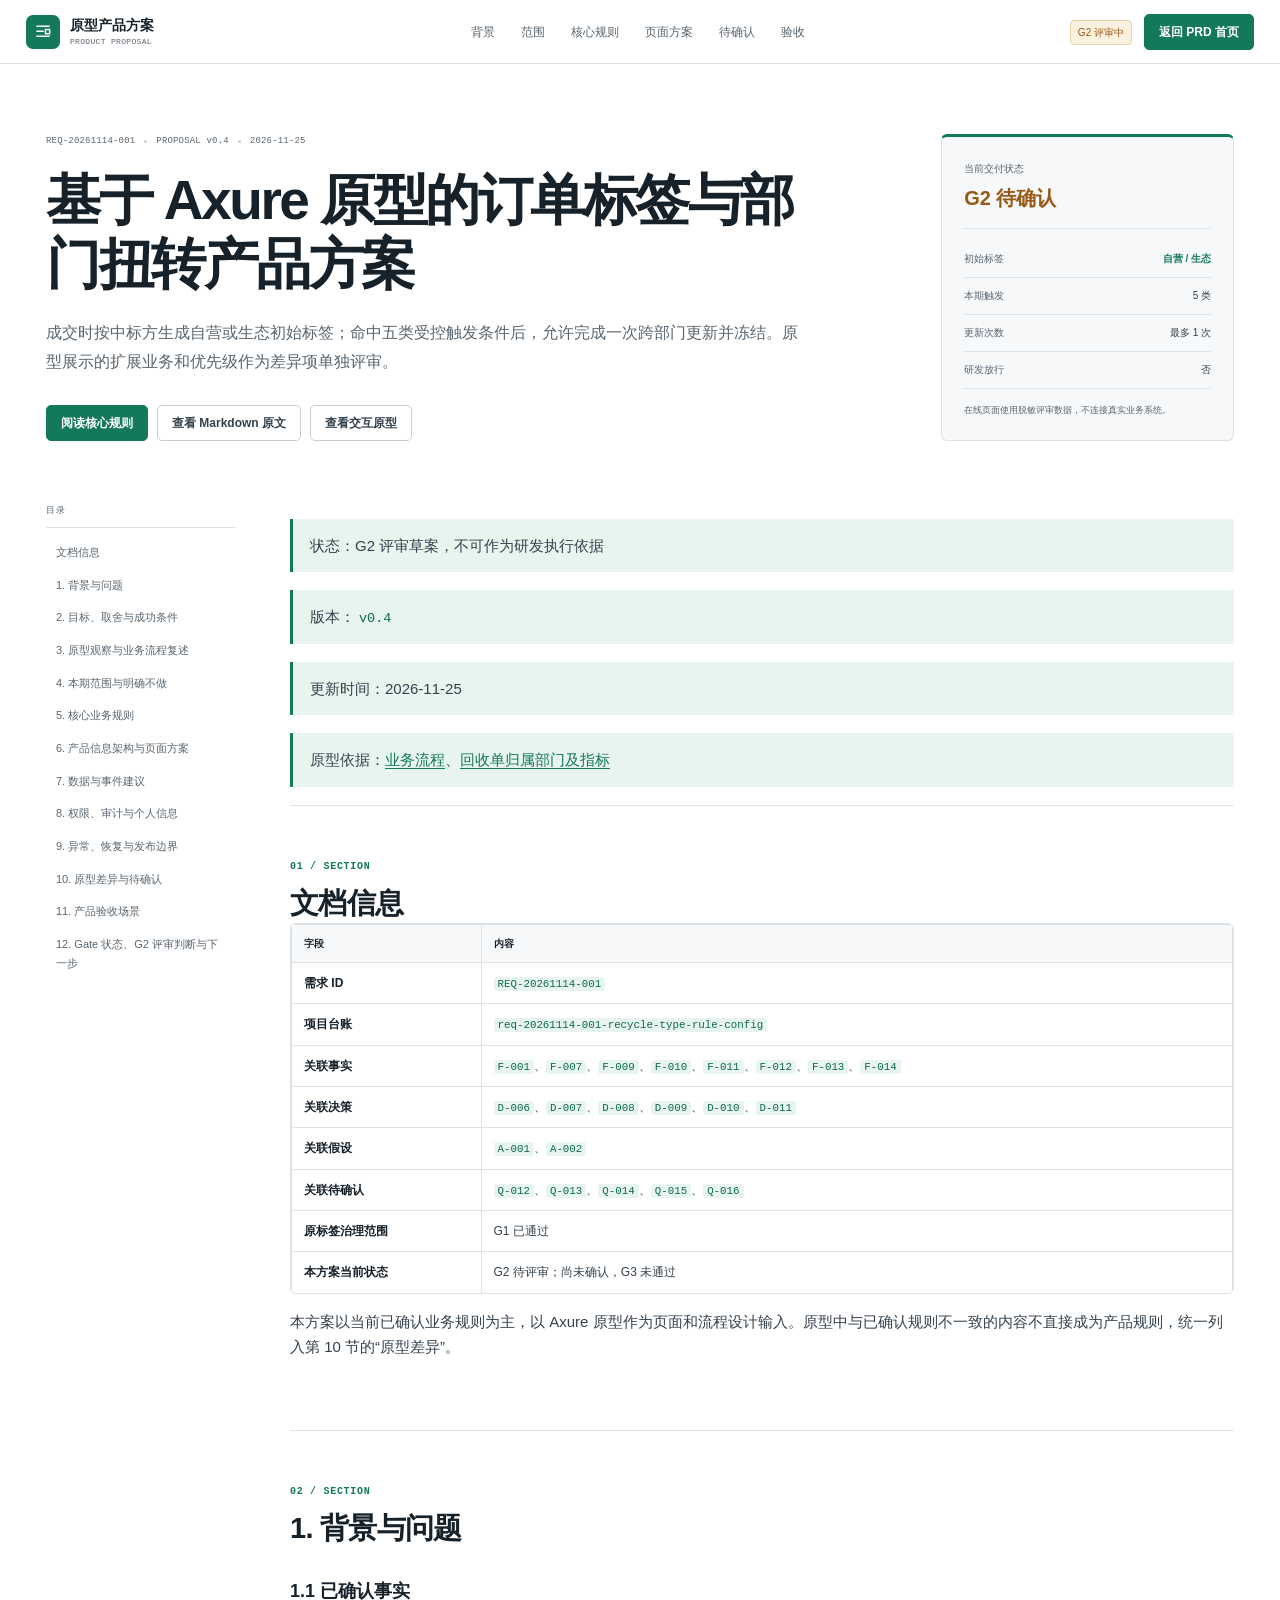
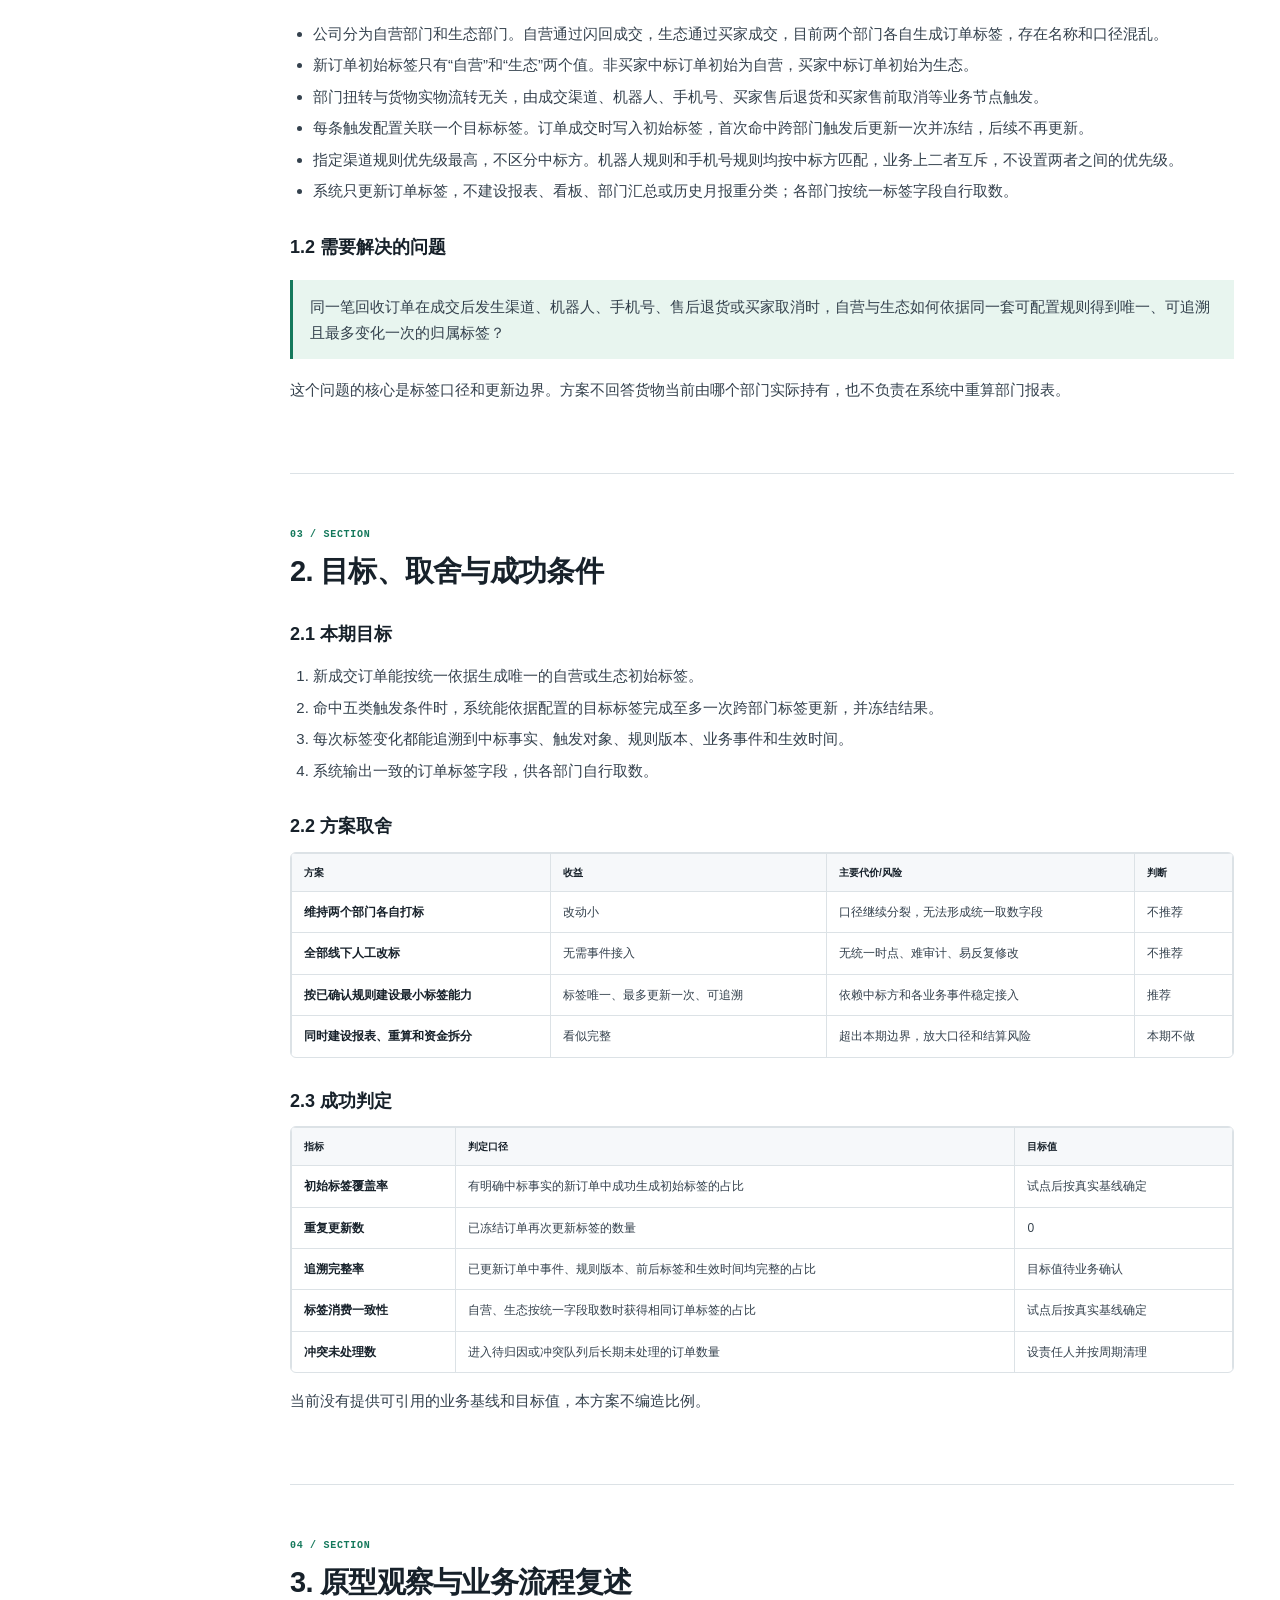
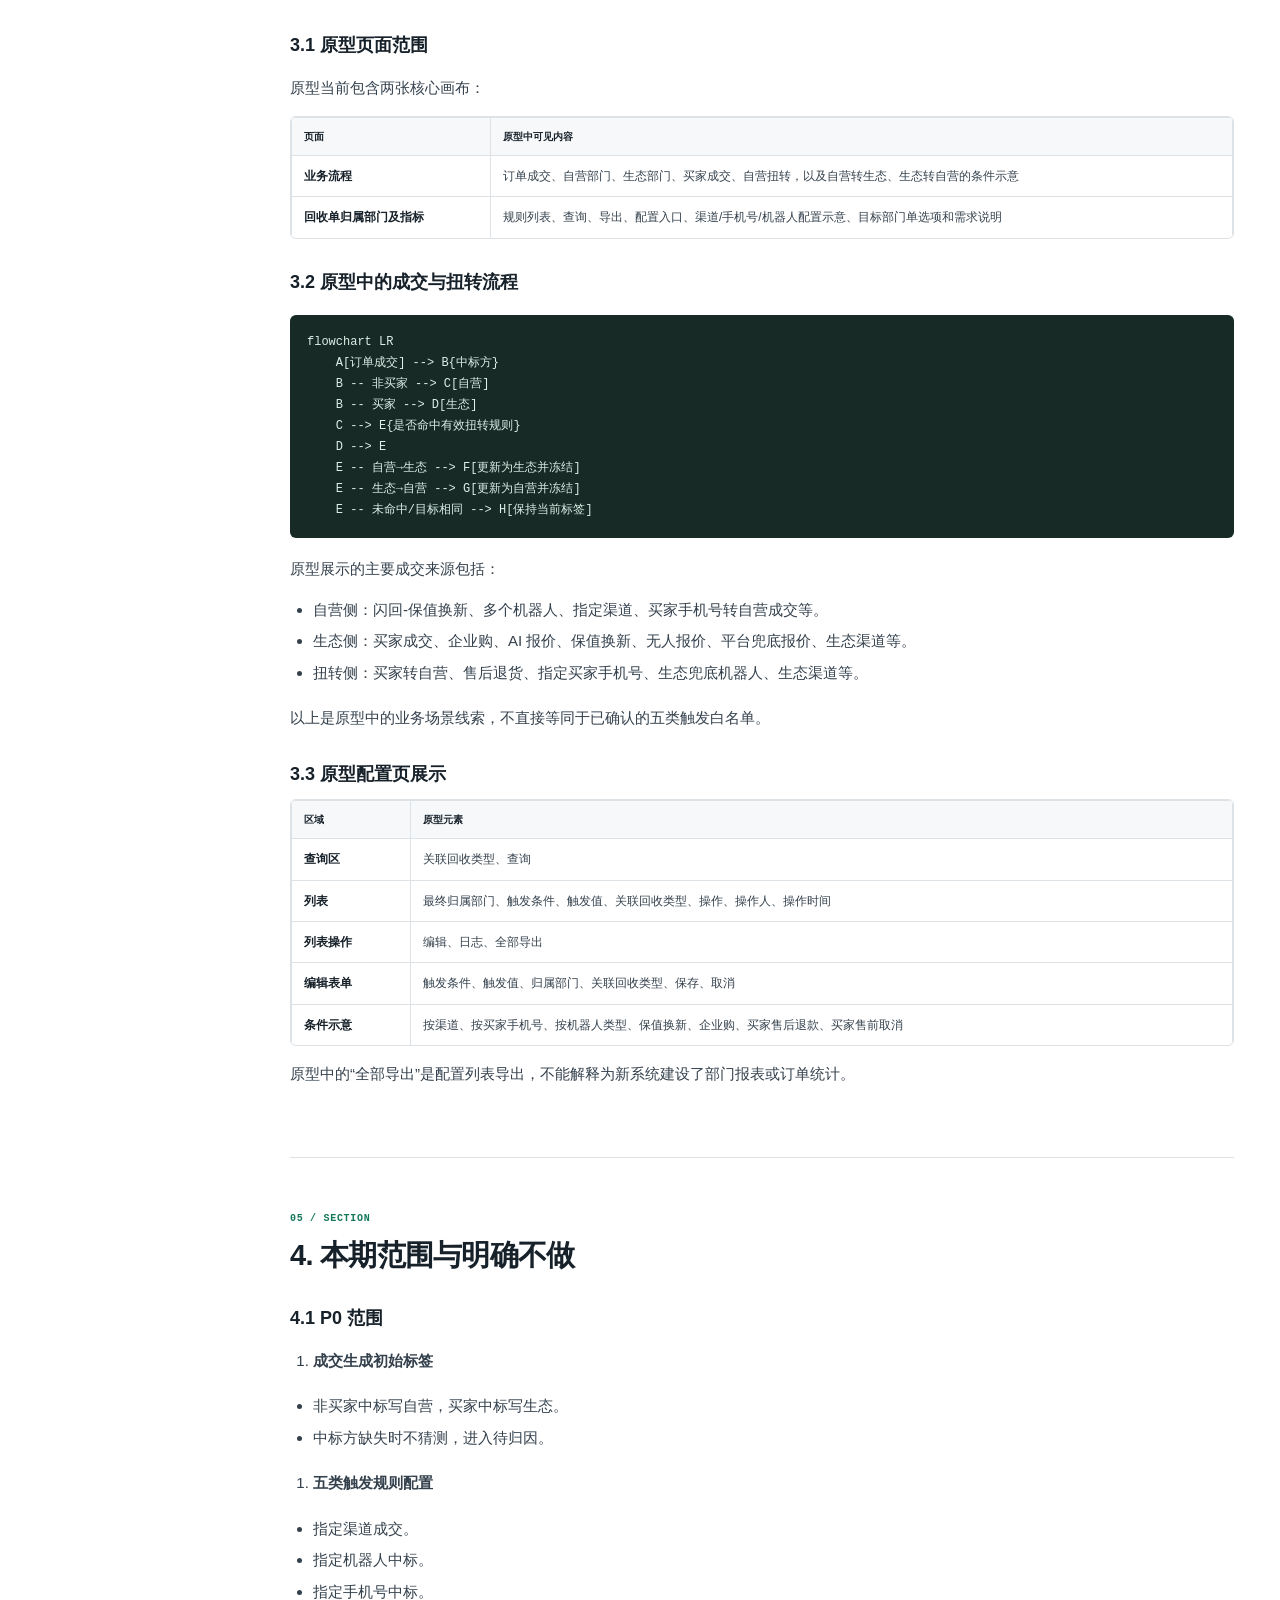
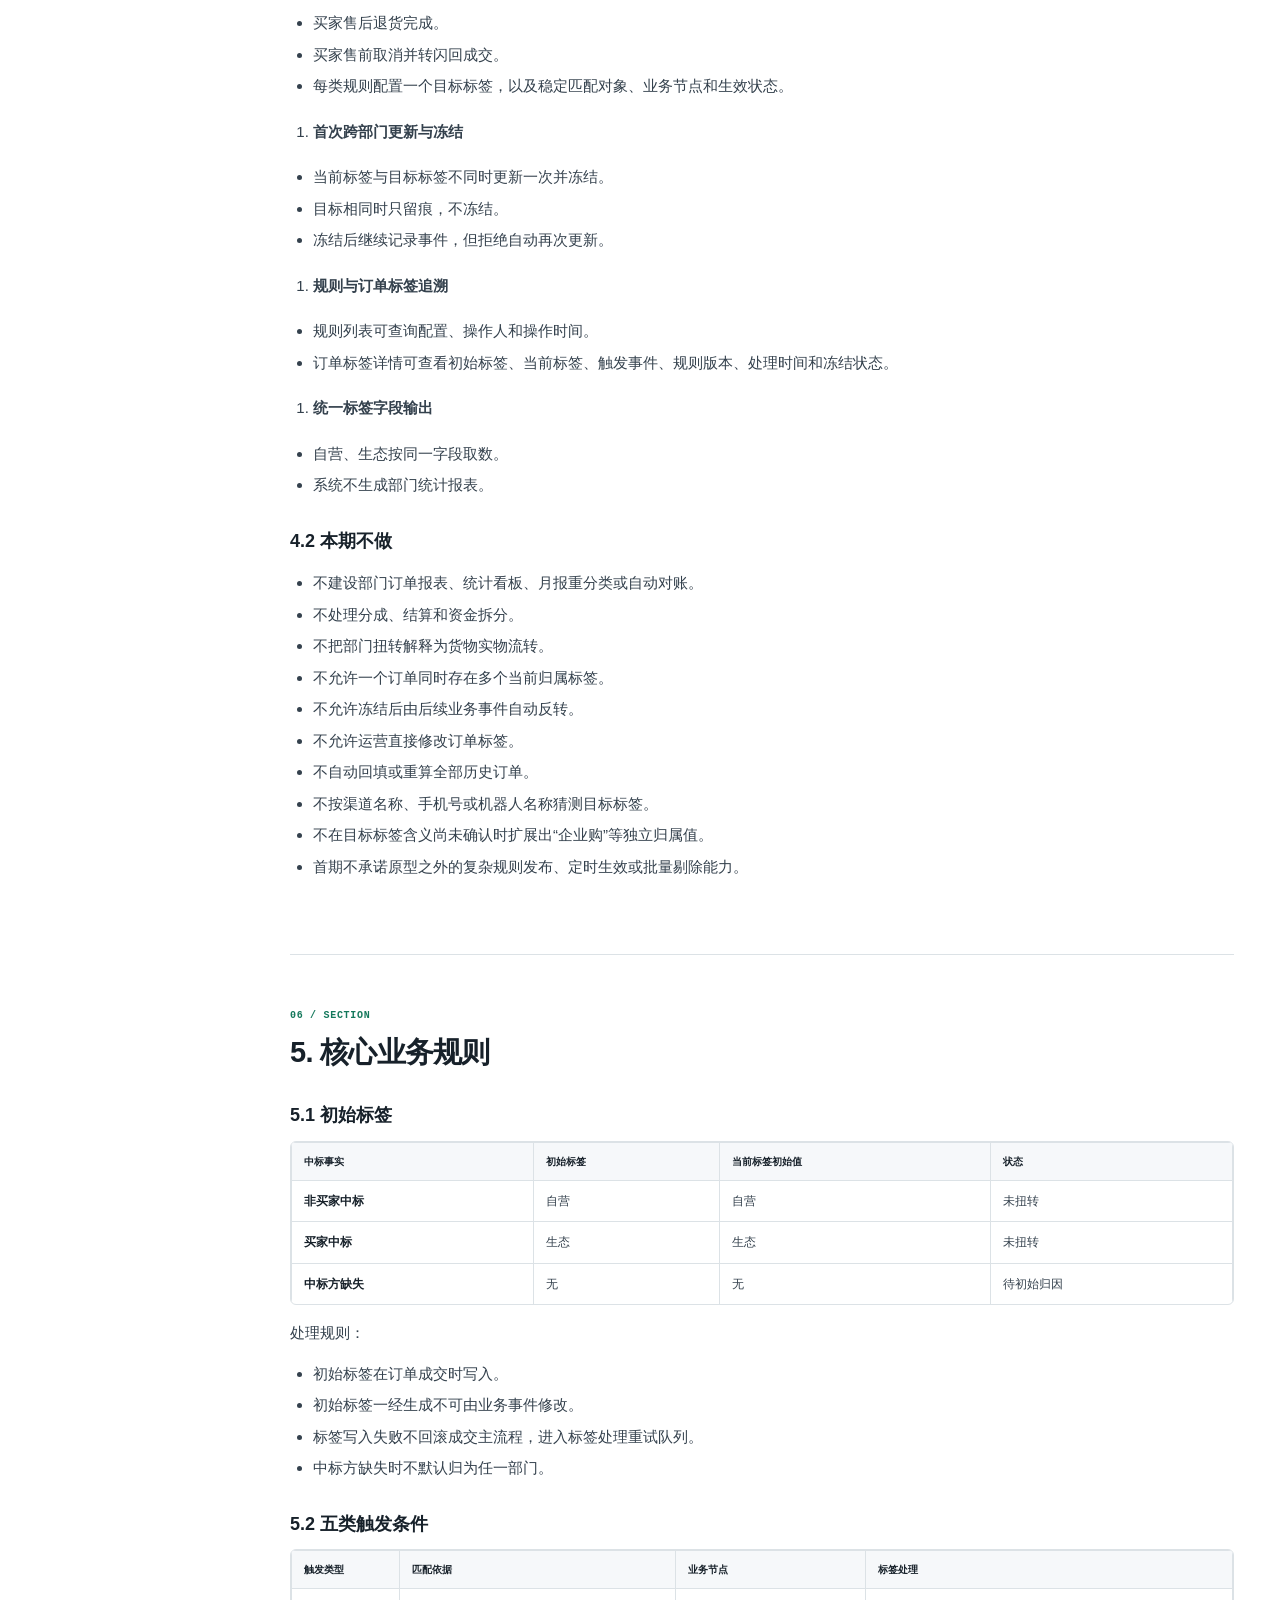
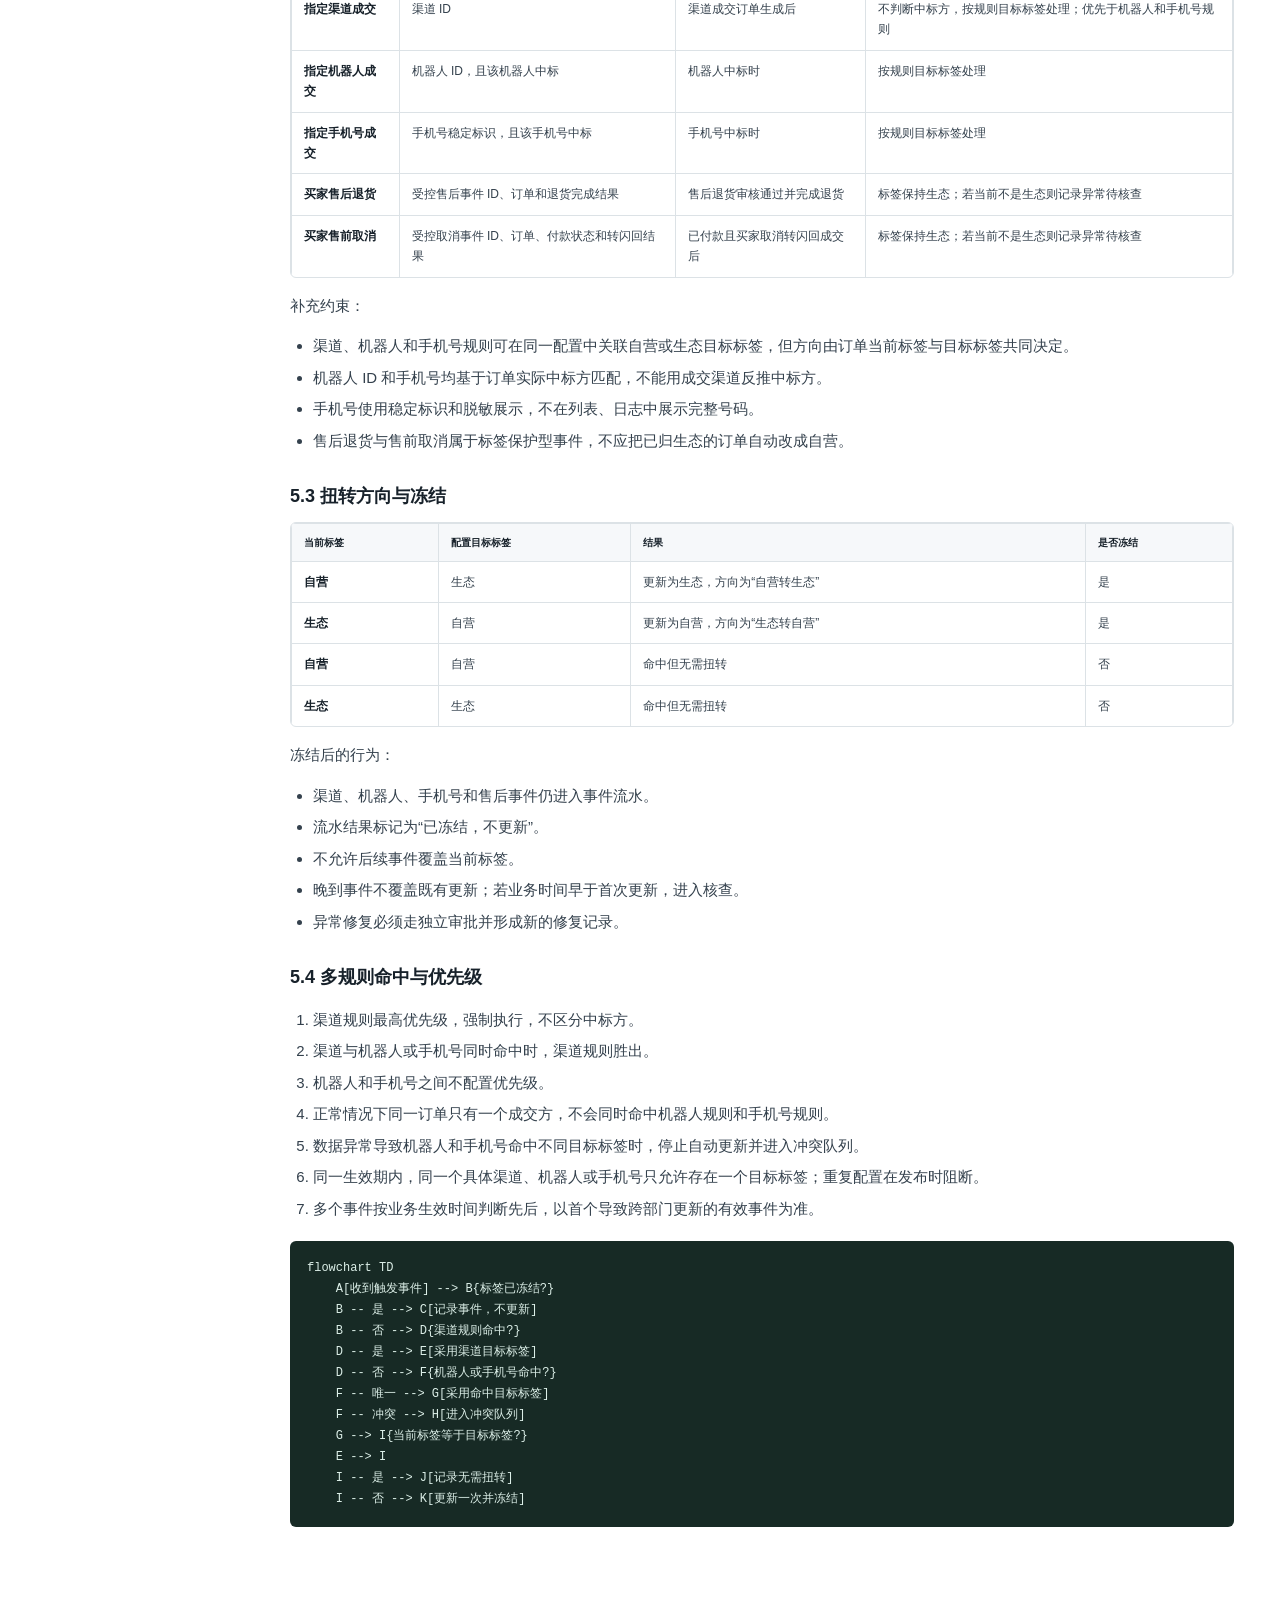
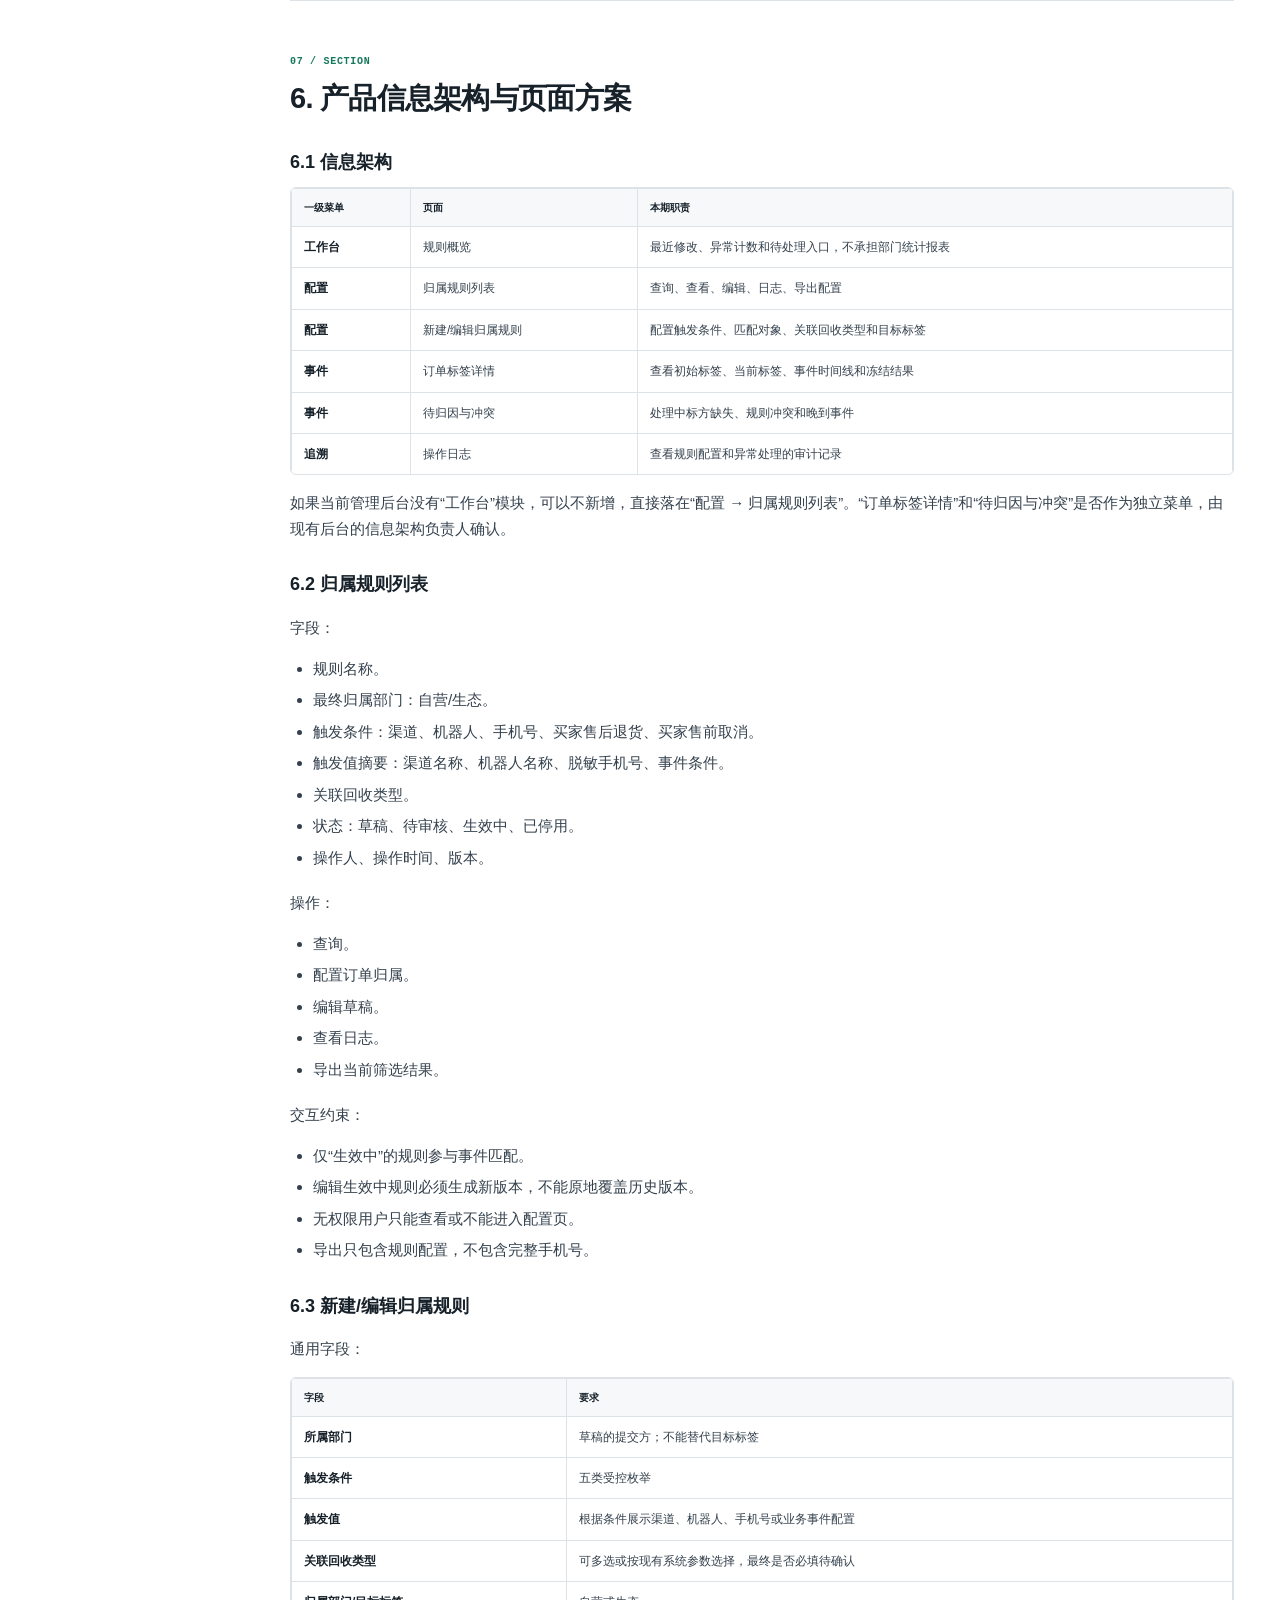
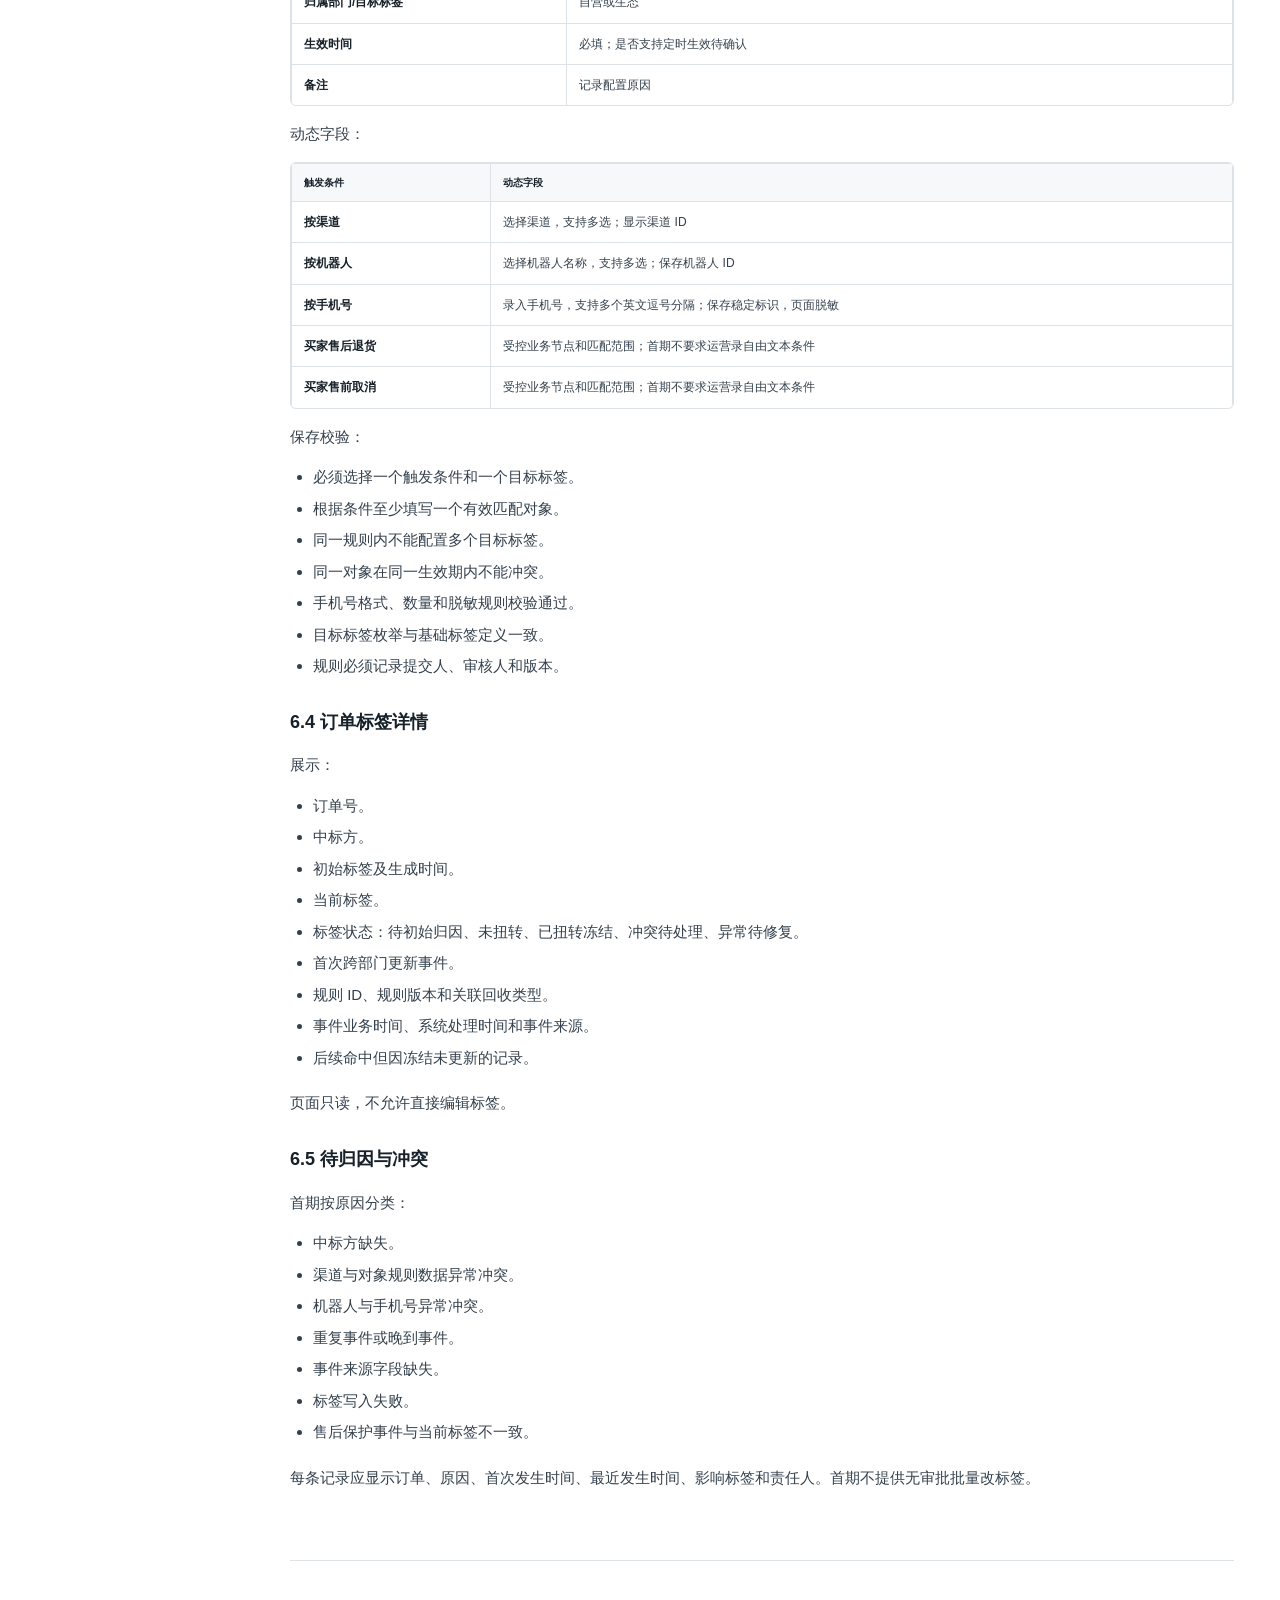
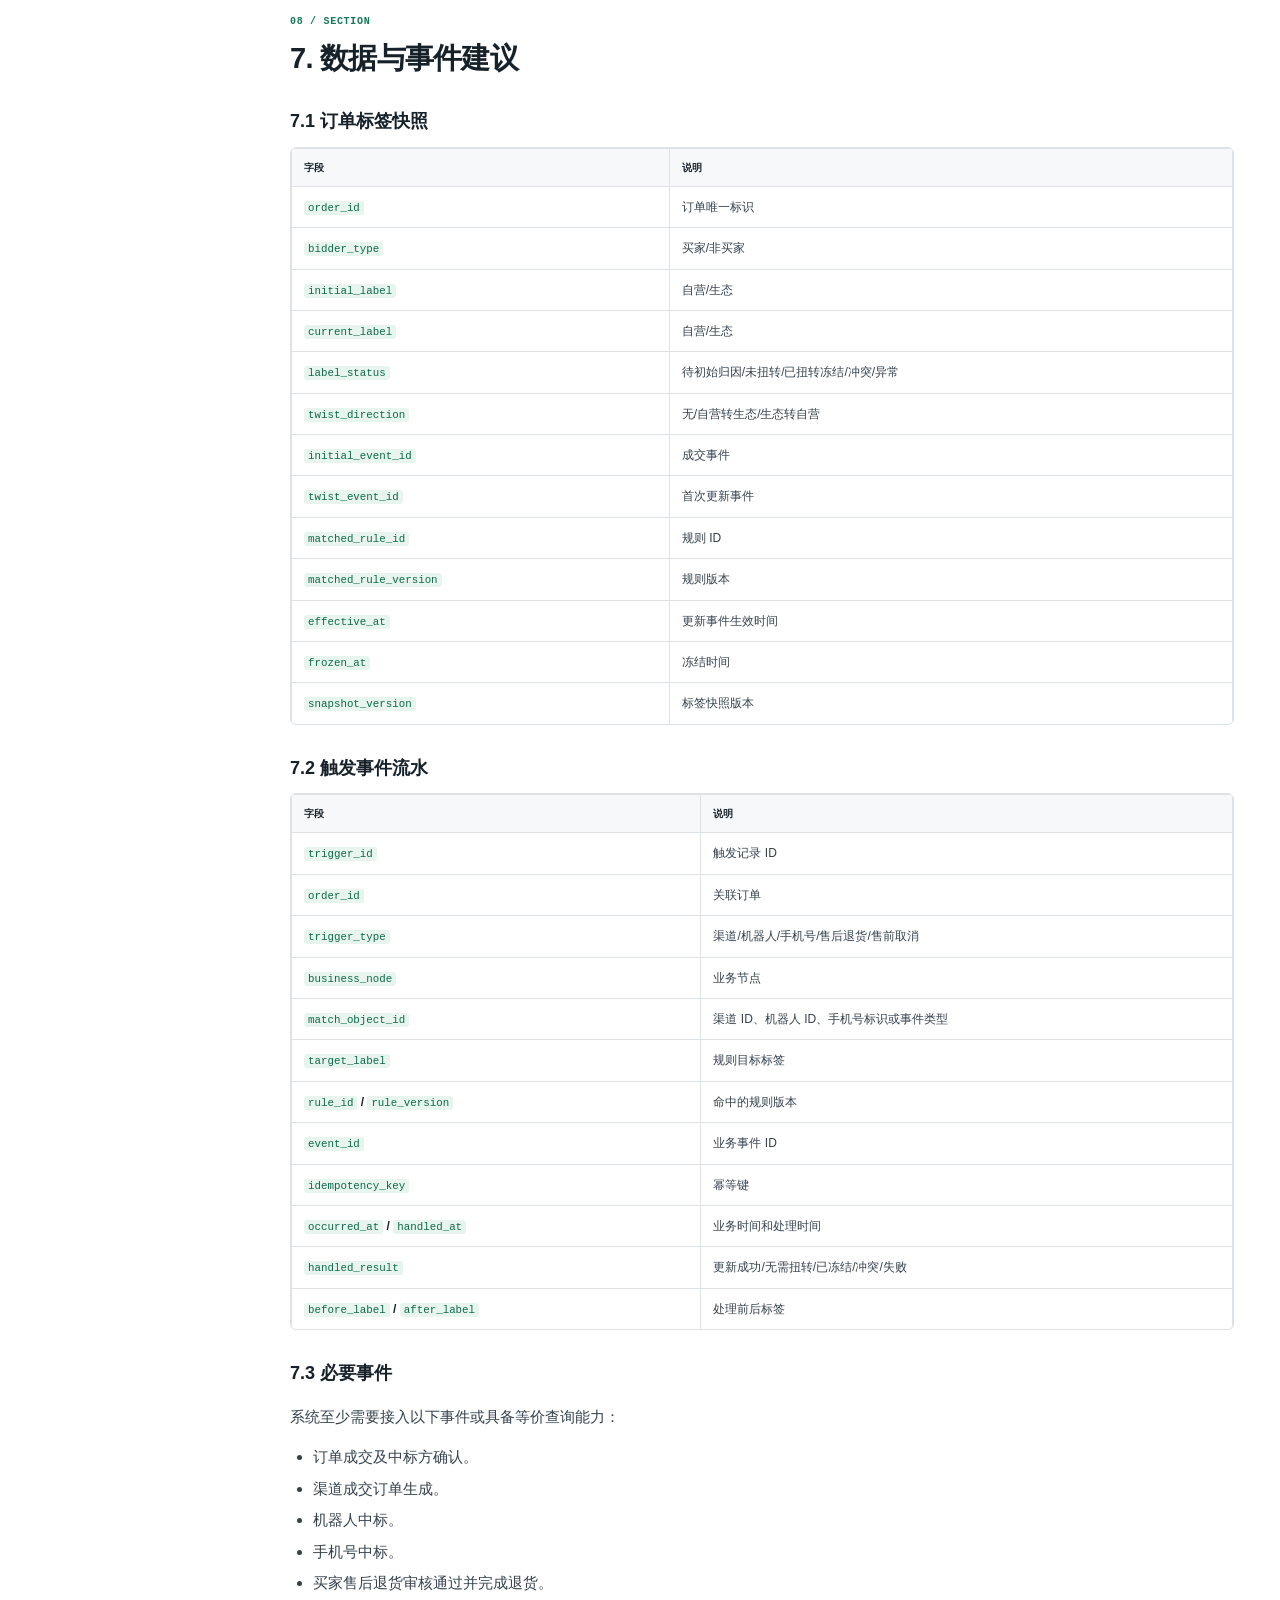
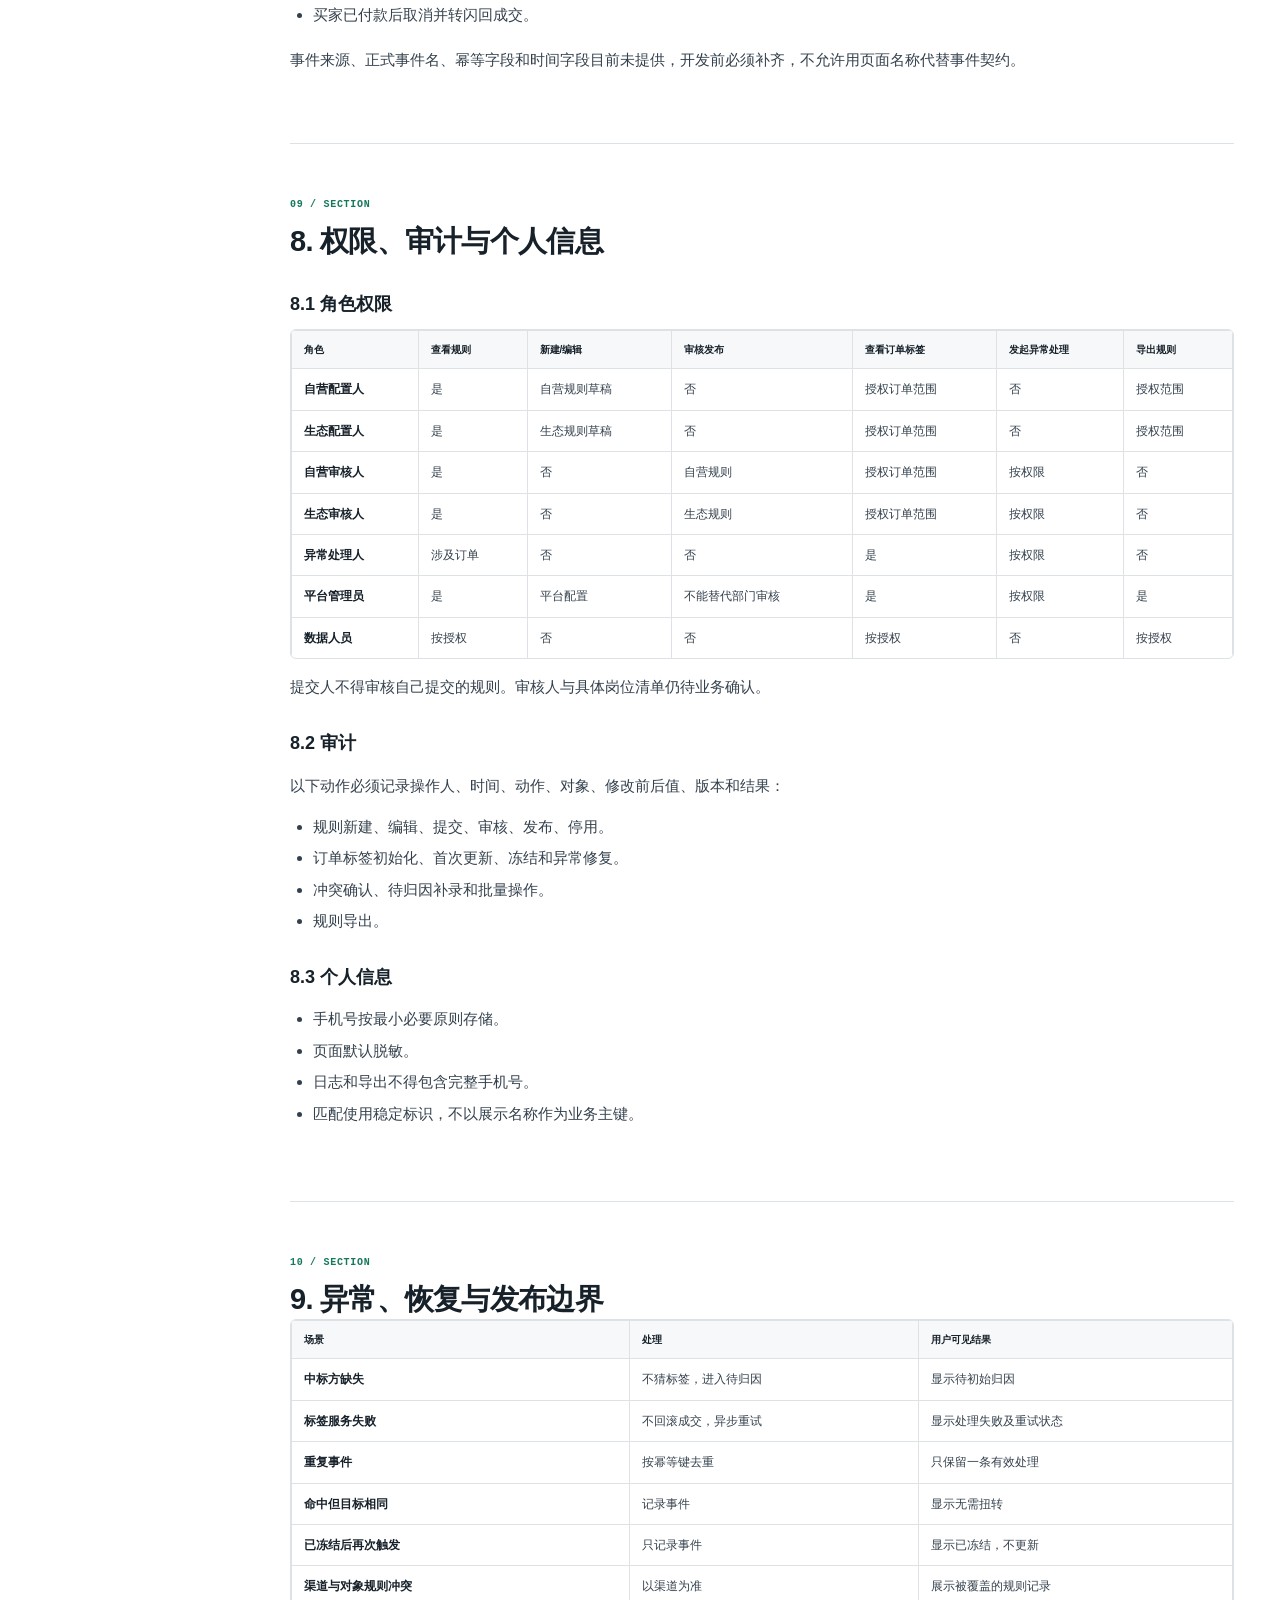
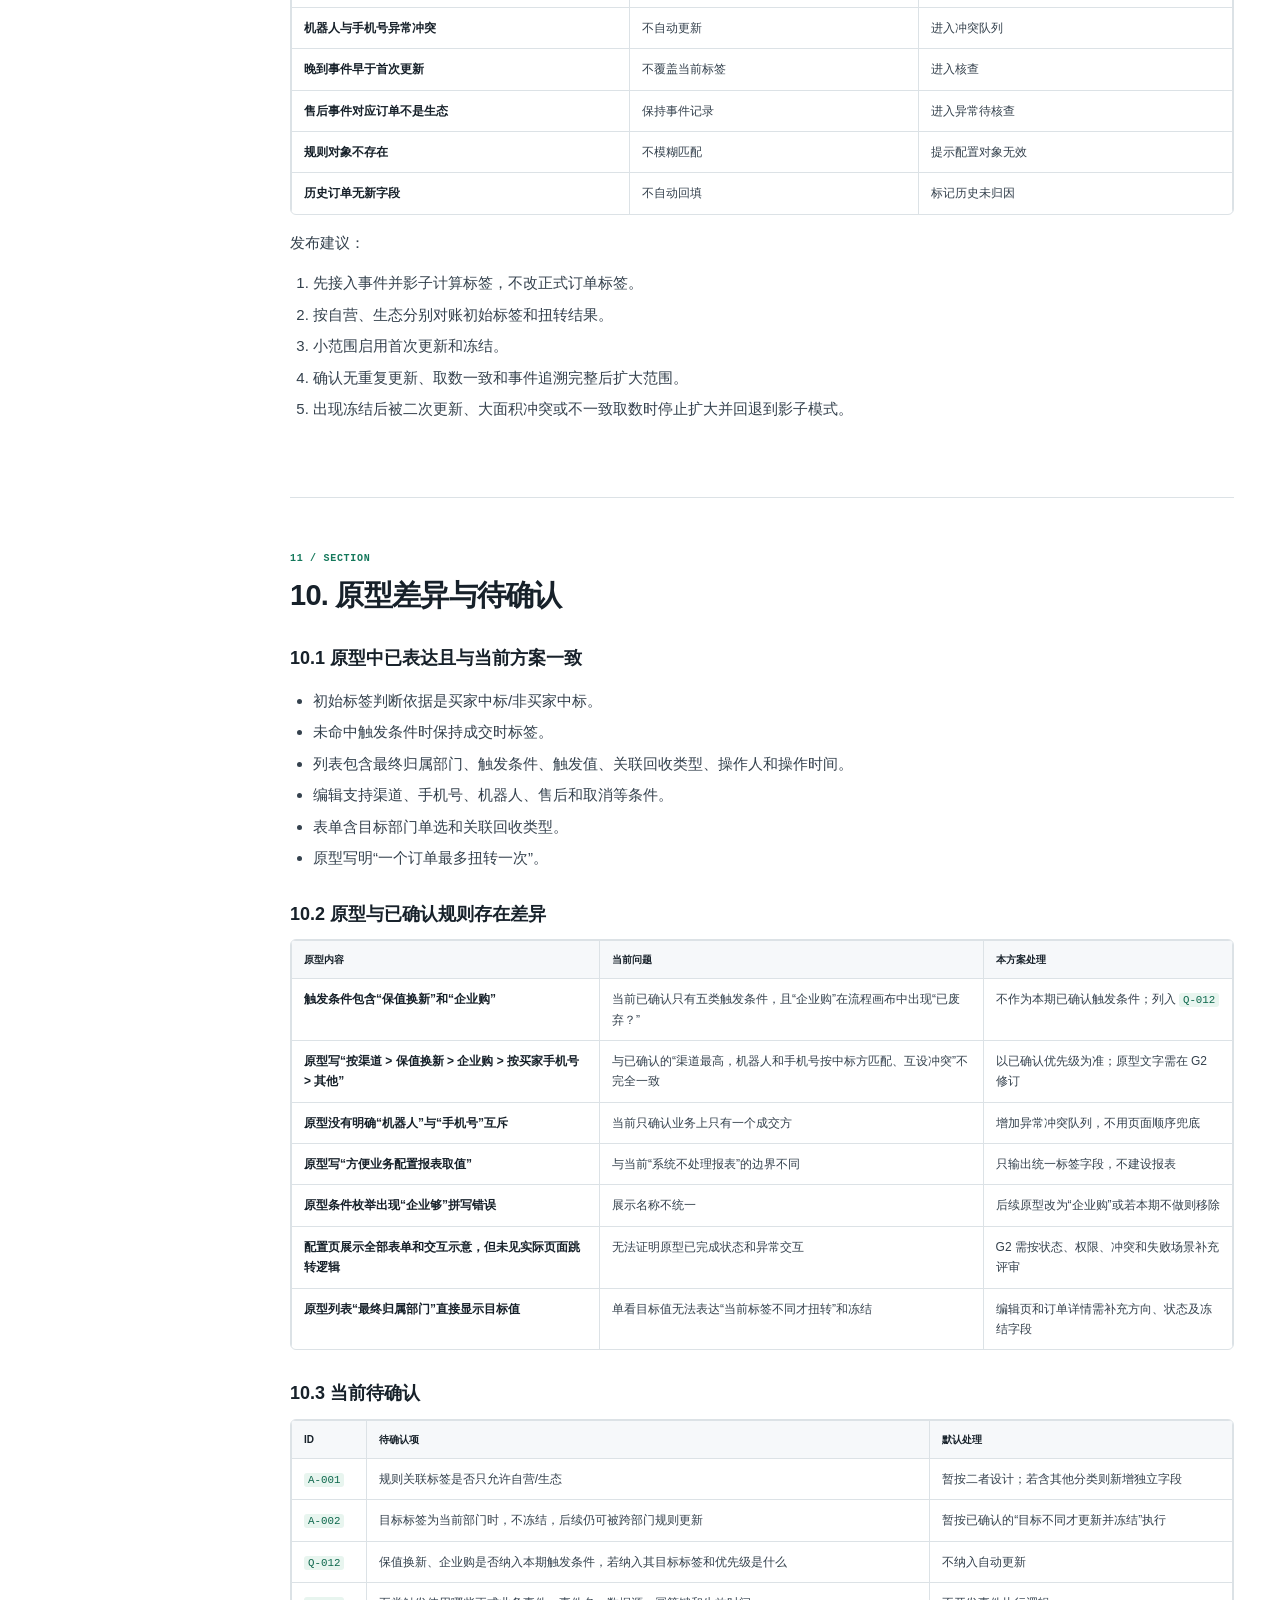
<file: order-label-prototype-product-proposal.html>
<!doctype html>
<html lang="zh-CN">
  <head>
    <meta charset="UTF-8" />
    <meta name="viewport" content="width=device-width, initial-scale=1" />
    <meta name="theme-color" content="#ffffff" />
    <meta name="description" content="基于 Axure 原型输出的订单标签与部门扭转产品方案 v0.4，G2 评审草案。" />
    <title>基于 Axure 原型的订单标签与部门扭转产品方案｜v0.4</title>
    <link rel="icon" href="data:image/svg+xml,%3Csvg xmlns='http://www.w3.org/2000/svg' viewBox='0 0 64 64'%3E%3Crect width='64' height='64' rx='12' fill='%2314785b'/%3E%3Cpath d='M17 18h30v8H17zm0 11h18v8H17zm21 0h9v8h-9zM17 40h30v8H17z' fill='%23fff'/%3E%3C/svg%3E" />
    <link rel="stylesheet" href="./assets/docs.css?v=20261125-2" />
    <style>
      .doc-section { scroll-margin-top: 82px; }
      .doc-content h3 { margin: 28px 0 10px; font-size: 18px; }
      .doc-content > .doc-section:first-child { padding-top: 36px; }
      .doc-content p { color: var(--ink-2); }
      .doc-content ul, .doc-content ol { margin: 14px 0 20px; padding-left: 23px; color: var(--ink-2); }
      .doc-content li + li { margin-top: 6px; }
      .doc-content blockquote {
        margin: 18px 0;
        padding: 14px 17px;
        color: var(--ink-2);
        background: var(--green-soft);
        border-left: 3px solid var(--green);
      }
      .doc-content pre {
        overflow: auto;
        margin: 18px 0;
        padding: 17px;
        color: #dcefe8;
        background: #172a25;
        border-radius: 6px;
        font: 12px/1.75 var(--mono);
      }
      .doc-content code {
        padding: 1px 4px;
        color: var(--green-dark);
        background: var(--green-soft);
        border-radius: 3px;
        font: 0.9em var(--mono);
      }
      .doc-content pre code { padding: 0; color: inherit; background: none; font: inherit; }
      .doc-content a { color: var(--green); text-decoration: underline; text-underline-offset: 3px; }
      .doc-content table { width: 100%; min-width: 680px; border-collapse: collapse; font-size: 12px; }
      .doc-content th, .doc-content td { padding: 10px 12px; border: 1px solid var(--line); text-align: left; vertical-align: top; }
      .doc-content th { color: var(--ink); background: var(--paper-soft); font-weight: 650; }
      @media (max-width: 760px) {
        .doc-nav { display: none; }
        .doc-hero { grid-template-columns: 1fr; gap: 28px; }
        .doc-layout { grid-template-columns: 1fr; gap: 0; }
        .doc-toc { position: static; grid-template-columns: repeat(2, minmax(0, 1fr)); margin-bottom: 20px; }
        .doc-toc > span { grid-column: 1 / -1; }
      }
    </style>
  </head>
  <body>
    <a class="skip-link" href="#document">跳到方案正文</a>
    <header class="doc-header">
      <a class="doc-brand" href="./index.html" aria-label="返回评审首页">
        <span class="brand-mark" aria-hidden="true">
          <svg viewBox="0 0 24 24" fill="none" stroke="currentColor" stroke-width="1.8"><path d="M4 5h16M4 11h9M4 17h16"/><path d="M15 9h5v5h-5z"/></svg>
        </span>
        <span><strong>原型产品方案</strong><small>PRODUCT PROPOSAL</small></span>
      </a>
      <nav class="doc-nav" aria-label="文档导航">
        <a href="#1-背景与问题">背景</a>
        <a href="#4-本期范围与明确不做">范围</a>
        <a href="#5-核心业务规则">核心规则</a>
        <a href="#6-产品信息架构与页面方案">页面方案</a>
        <a href="#10-原型差异与待确认">待确认</a>
        <a href="#11-产品验收场景">验收</a>
      </nav>
      <div class="header-status"><span>G2 评审中</span><a class="button button-primary" href="./index.html">返回 PRD 首页</a></div>
    </header>
    <main>
      <section class="doc-hero">
        <div class="doc-hero-main">
          <div class="doc-meta-line"><span>REQ-20261114-001</span><i></i><span>PROPOSAL v0.4</span><i></i><span>2026-11-25</span></div>
          <h1>基于 Axure 原型的订单标签与部门扭转产品方案</h1>
          <p>成交时按中标方生成自营或生态初始标签；命中五类受控触发条件后，允许完成一次跨部门更新并冻结。原型展示的扩展业务和优先级作为差异项单独评审。</p>
          <div class="hero-actions">
            <a class="button button-primary" href="#5-核心业务规则">阅读核心规则</a>
            <a class="button button-secondary" href="./order-label-prototype-product-proposal.md">查看 Markdown 原文</a>
            <a class="button button-secondary" href="./prototype.html#attribution">查看交互原型</a>
          </div>
        </div>
        <aside class="doc-hero-side">
          <div class="hero-side-head"><span>当前交付状态</span><strong>G2 待确认</strong></div>
          <dl>
            <div><dt>初始标签</dt><dd class="is-success">自营 / 生态</dd></div>
            <div><dt>本期触发</dt><dd>5 类</dd></div>
            <div><dt>更新次数</dt><dd>最多 1 次</dd></div>
            <div><dt>研发放行</dt><dd>否</dd></div>
          </dl>
          <p>在线页面使用脱敏评审数据，不连接真实业务系统。</p>
        </aside>
      </section>
      <div class="doc-layout">
        <aside class="doc-toc" aria-label="目录"><span>目录</span><a href="#文档信息">文档信息</a><a href="#1-背景与问题">1. 背景与问题</a><a href="#2-目标-取舍与成功条件">2. 目标、取舍与成功条件</a><a href="#3-原型观察与业务流程复述">3. 原型观察与业务流程复述</a><a href="#4-本期范围与明确不做">4. 本期范围与明确不做</a><a href="#5-核心业务规则">5. 核心业务规则</a><a href="#6-产品信息架构与页面方案">6. 产品信息架构与页面方案</a><a href="#7-数据与事件建议">7. 数据与事件建议</a><a href="#8-权限-审计与个人信息">8. 权限、审计与个人信息</a><a href="#9-异常-恢复与发布边界">9. 异常、恢复与发布边界</a><a href="#10-原型差异与待确认">10. 原型差异与待确认</a><a href="#11-产品验收场景">11. 产品验收场景</a><a href="#12-Gate-状态-G2-评审判断与下一步">12. Gate 状态、G2 评审判断与下一步</a></aside>
        <article class="doc-content" id="document"><blockquote>状态：G2 评审草案，不可作为研发执行依据</blockquote>
<blockquote>版本：<code>v0.4</code></blockquote>
<blockquote>更新时间：2026-11-25</blockquote>
<blockquote>原型依据：<a href="https://goodjob.shanhs.com/ax-files/axure-pages%2F%E9%BB%84%E4%B8%AD%2F%E5%9B%9E%E6%94%B6%E7%B1%BB%E5%9E%8B/start.html#id=ckpaqm&amp;amp;p=%E4%B8%9A%E5%8A%A1%E6%B5%81%E7%A8%8B">业务流程</a>、<a href="https://goodjob.shanhs.com/ax-files/axure-pages%2F%E9%BB%84%E4%B8%AD%2F%E5%9B%9E%E6%94%B6%E7%B1%BB%E5%9E%8B/%E5%9B%9E%E6%94%B6%E5%8D%95%E5%BD%92%E5%B1%9E%E9%83%A8%E9%97%A8%E5%8F%8A%E6%8C%87%E6%A0%87.html?v=1795586562">回收单归属部门及指标</a></blockquote>
<section id="文档信息" class="doc-section"><div class="section-kicker">01 / SECTION</div><h2>文档信息</h2>

<div class="table-wrap"><table><thead><tr><th>字段</th><th>内容</th></tr></thead><tbody><tr><td>需求 ID</td><td><code>REQ-20261114-001</code></td></tr><tr><td>项目台账</td><td><code>req-20261114-001-recycle-type-rule-config</code></td></tr><tr><td>关联事实</td><td><code>F-001</code>、<code>F-007</code>、<code>F-009</code>、<code>F-010</code>、<code>F-011</code>、<code>F-012</code>、<code>F-013</code>、<code>F-014</code></td></tr><tr><td>关联决策</td><td><code>D-006</code>、<code>D-007</code>、<code>D-008</code>、<code>D-009</code>、<code>D-010</code>、<code>D-011</code></td></tr><tr><td>关联假设</td><td><code>A-001</code>、<code>A-002</code></td></tr><tr><td>关联待确认</td><td><code>Q-012</code>、<code>Q-013</code>、<code>Q-014</code>、<code>Q-015</code>、<code>Q-016</code></td></tr><tr><td>原标签治理范围</td><td>G1 已通过</td></tr><tr><td>本方案当前状态</td><td>G2 待评审；尚未确认，G3 未通过</td></tr></tbody></table></div>
<p>本方案以当前已确认业务规则为主，以 Axure 原型作为页面和流程设计输入。原型中与已确认规则不一致的内容不直接成为产品规则，统一列入第 10 节的“原型差异”。</p>
</section><section id="1-背景与问题" class="doc-section"><div class="section-kicker">02 / SECTION</div><h2>1. 背景与问题</h2>

<h3>1.1 已确认事实</h3>
<ul><li>公司分为自营部门和生态部门。自营通过闪回成交，生态通过买家成交，目前两个部门各自生成订单标签，存在名称和口径混乱。</li><li>新订单初始标签只有“自营”和“生态”两个值。非买家中标订单初始为自营，买家中标订单初始为生态。</li><li>部门扭转与货物实物流转无关，由成交渠道、机器人、手机号、买家售后退货和买家售前取消等业务节点触发。</li><li>每条触发配置关联一个目标标签。订单成交时写入初始标签，首次命中跨部门触发后更新一次并冻结，后续不再更新。</li><li>指定渠道规则优先级最高，不区分中标方。机器人规则和手机号规则均按中标方匹配，业务上二者互斥，不设置两者之间的优先级。</li><li>系统只更新订单标签，不建设报表、看板、部门汇总或历史月报重分类；各部门按统一标签字段自行取数。</li></ul>
<h3>1.2 需要解决的问题</h3>
<blockquote>同一笔回收订单在成交后发生渠道、机器人、手机号、售后退货或买家取消时，自营与生态如何依据同一套可配置规则得到唯一、可追溯且最多变化一次的归属标签？</blockquote>
<p>这个问题的核心是标签口径和更新边界。方案不回答货物当前由哪个部门实际持有，也不负责在系统中重算部门报表。</p>
</section><section id="2-目标-取舍与成功条件" class="doc-section"><div class="section-kicker">03 / SECTION</div><h2>2. 目标、取舍与成功条件</h2>

<h3>2.1 本期目标</h3>
<ol><li>新成交订单能按统一依据生成唯一的自营或生态初始标签。</li><li>命中五类触发条件时，系统能依据配置的目标标签完成至多一次跨部门标签更新，并冻结结果。</li><li>每次标签变化都能追溯到中标事实、触发对象、规则版本、业务事件和生效时间。</li><li>系统输出一致的订单标签字段，供各部门自行取数。</li></ol>
<h3>2.2 方案取舍</h3>
<div class="table-wrap"><table><thead><tr><th>方案</th><th>收益</th><th>主要代价/风险</th><th>判断</th></tr></thead><tbody><tr><td>维持两个部门各自打标</td><td>改动小</td><td>口径继续分裂，无法形成统一取数字段</td><td>不推荐</td></tr><tr><td>全部线下人工改标</td><td>无需事件接入</td><td>无统一时点、难审计、易反复修改</td><td>不推荐</td></tr><tr><td>按已确认规则建设最小标签能力</td><td>标签唯一、最多更新一次、可追溯</td><td>依赖中标方和各业务事件稳定接入</td><td>推荐</td></tr><tr><td>同时建设报表、重算和资金拆分</td><td>看似完整</td><td>超出本期边界，放大口径和结算风险</td><td>本期不做</td></tr></tbody></table></div>
<h3>2.3 成功判定</h3>
<div class="table-wrap"><table><thead><tr><th>指标</th><th>判定口径</th><th>目标值</th></tr></thead><tbody><tr><td>初始标签覆盖率</td><td>有明确中标事实的新订单中成功生成初始标签的占比</td><td>试点后按真实基线确定</td></tr><tr><td>重复更新数</td><td>已冻结订单再次更新标签的数量</td><td>0</td></tr><tr><td>追溯完整率</td><td>已更新订单中事件、规则版本、前后标签和生效时间均完整的占比</td><td>目标值待业务确认</td></tr><tr><td>标签消费一致性</td><td>自营、生态按统一字段取数时获得相同订单标签的占比</td><td>试点后按真实基线确定</td></tr><tr><td>冲突未处理数</td><td>进入待归因或冲突队列后长期未处理的订单数量</td><td>设责任人并按周期清理</td></tr></tbody></table></div>
<p>当前没有提供可引用的业务基线和目标值，本方案不编造比例。</p>
</section><section id="3-原型观察与业务流程复述" class="doc-section"><div class="section-kicker">04 / SECTION</div><h2>3. 原型观察与业务流程复述</h2>

<h3>3.1 原型页面范围</h3>
<p>原型当前包含两张核心画布：</p>
<div class="table-wrap"><table><thead><tr><th>页面</th><th>原型中可见内容</th></tr></thead><tbody><tr><td>业务流程</td><td>订单成交、自营部门、生态部门、买家成交、自营扭转，以及自营转生态、生态转自营的条件示意</td></tr><tr><td>回收单归属部门及指标</td><td>规则列表、查询、导出、配置入口、渠道/手机号/机器人配置示意、目标部门单选项和需求说明</td></tr></tbody></table></div>
<h3>3.2 原型中的成交与扭转流程</h3>
<pre><code>flowchart LR
    A[订单成交] --&gt; B{中标方}
    B -- 非买家 --&gt; C[自营]
    B -- 买家 --&gt; D[生态]
    C --&gt; E{是否命中有效扭转规则}
    D --&gt; E
    E -- 自营→生态 --&gt; F[更新为生态并冻结]
    E -- 生态→自营 --&gt; G[更新为自营并冻结]
    E -- 未命中/目标相同 --&gt; H[保持当前标签]</code></pre>
<p>原型展示的主要成交来源包括：</p>
<ul><li>自营侧：闪回-保值换新、多个机器人、指定渠道、买家手机号转自营成交等。</li><li>生态侧：买家成交、企业购、AI 报价、保值换新、无人报价、平台兜底报价、生态渠道等。</li><li>扭转侧：买家转自营、售后退货、指定买家手机号、生态兜底机器人、生态渠道等。</li></ul>
<p>以上是原型中的业务场景线索，不直接等同于已确认的五类触发白名单。</p>
<h3>3.3 原型配置页展示</h3>
<div class="table-wrap"><table><thead><tr><th>区域</th><th>原型元素</th></tr></thead><tbody><tr><td>查询区</td><td>关联回收类型、查询</td></tr><tr><td>列表</td><td>最终归属部门、触发条件、触发值、关联回收类型、操作、操作人、操作时间</td></tr><tr><td>列表操作</td><td>编辑、日志、全部导出</td></tr><tr><td>编辑表单</td><td>触发条件、触发值、归属部门、关联回收类型、保存、取消</td></tr><tr><td>条件示意</td><td>按渠道、按买家手机号、按机器人类型、保值换新、企业购、买家售后退款、买家售前取消</td></tr></tbody></table></div>
<p>原型中的“全部导出”是配置列表导出，不能解释为新系统建设了部门报表或订单统计。</p>
</section><section id="4-本期范围与明确不做" class="doc-section"><div class="section-kicker">05 / SECTION</div><h2>4. 本期范围与明确不做</h2>

<h3>4.1 P0 范围</h3>
<ol><li><strong>成交生成初始标签</strong></li></ol>
<ul><li>非买家中标写自营，买家中标写生态。</li><li>中标方缺失时不猜测，进入待归因。</li></ul>
<ol><li><strong>五类触发规则配置</strong></li></ol>
<ul><li>指定渠道成交。</li><li>指定机器人中标。</li><li>指定手机号中标。</li><li>买家售后退货完成。</li><li>买家售前取消并转闪回成交。</li><li>每类规则配置一个目标标签，以及稳定匹配对象、业务节点和生效状态。</li></ul>
<ol><li><strong>首次跨部门更新与冻结</strong></li></ol>
<ul><li>当前标签与目标标签不同时更新一次并冻结。</li><li>目标相同时只留痕，不冻结。</li><li>冻结后继续记录事件，但拒绝自动再次更新。</li></ul>
<ol><li><strong>规则与订单标签追溯</strong></li></ol>
<ul><li>规则列表可查询配置、操作人和操作时间。</li><li>订单标签详情可查看初始标签、当前标签、触发事件、规则版本、处理时间和冻结状态。</li></ul>
<ol><li><strong>统一标签字段输出</strong></li></ol>
<ul><li>自营、生态按同一字段取数。</li><li>系统不生成部门统计报表。</li></ul>
<h3>4.2 本期不做</h3>
<ul><li>不建设部门订单报表、统计看板、月报重分类或自动对账。</li><li>不处理分成、结算和资金拆分。</li><li>不把部门扭转解释为货物实物流转。</li><li>不允许一个订单同时存在多个当前归属标签。</li><li>不允许冻结后由后续业务事件自动反转。</li><li>不允许运营直接修改订单标签。</li><li>不自动回填或重算全部历史订单。</li><li>不按渠道名称、手机号或机器人名称猜测目标标签。</li><li>不在目标标签含义尚未确认时扩展出“企业购”等独立归属值。</li><li>首期不承诺原型之外的复杂规则发布、定时生效或批量剔除能力。</li></ul>
</section><section id="5-核心业务规则" class="doc-section"><div class="section-kicker">06 / SECTION</div><h2>5. 核心业务规则</h2>

<h3>5.1 初始标签</h3>
<div class="table-wrap"><table><thead><tr><th>中标事实</th><th>初始标签</th><th>当前标签初始值</th><th>状态</th></tr></thead><tbody><tr><td>非买家中标</td><td>自营</td><td>自营</td><td>未扭转</td></tr><tr><td>买家中标</td><td>生态</td><td>生态</td><td>未扭转</td></tr><tr><td>中标方缺失</td><td>无</td><td>无</td><td>待初始归因</td></tr></tbody></table></div>
<p>处理规则：</p>
<ul><li>初始标签在订单成交时写入。</li><li>初始标签一经生成不可由业务事件修改。</li><li>标签写入失败不回滚成交主流程，进入标签处理重试队列。</li><li>中标方缺失时不默认归为任一部门。</li></ul>
<h3>5.2 五类触发条件</h3>
<div class="table-wrap"><table><thead><tr><th>触发类型</th><th>匹配依据</th><th>业务节点</th><th>标签处理</th></tr></thead><tbody><tr><td>指定渠道成交</td><td>渠道 ID</td><td>渠道成交订单生成后</td><td>不判断中标方，按规则目标标签处理；优先于机器人和手机号规则</td></tr><tr><td>指定机器人成交</td><td>机器人 ID，且该机器人中标</td><td>机器人中标时</td><td>按规则目标标签处理</td></tr><tr><td>指定手机号成交</td><td>手机号稳定标识，且该手机号中标</td><td>手机号中标时</td><td>按规则目标标签处理</td></tr><tr><td>买家售后退货</td><td>受控售后事件 ID、订单和退货完成结果</td><td>售后退货审核通过并完成退货</td><td>标签保持生态；若当前不是生态则记录异常待核查</td></tr><tr><td>买家售前取消</td><td>受控取消事件 ID、订单、付款状态和转闪回结果</td><td>已付款且买家取消转闪回成交后</td><td>标签保持生态；若当前不是生态则记录异常待核查</td></tr></tbody></table></div>
<p>补充约束：</p>
<ul><li>渠道、机器人和手机号规则可在同一配置中关联自营或生态目标标签，但方向由订单当前标签与目标标签共同决定。</li><li>机器人 ID 和手机号均基于订单实际中标方匹配，不能用成交渠道反推中标方。</li><li>手机号使用稳定标识和脱敏展示，不在列表、日志中展示完整号码。</li><li>售后退货与售前取消属于标签保护型事件，不应把已归生态的订单自动改成自营。</li></ul>
<h3>5.3 扭转方向与冻结</h3>
<div class="table-wrap"><table><thead><tr><th>当前标签</th><th>配置目标标签</th><th>结果</th><th>是否冻结</th></tr></thead><tbody><tr><td>自营</td><td>生态</td><td>更新为生态，方向为“自营转生态”</td><td>是</td></tr><tr><td>生态</td><td>自营</td><td>更新为自营，方向为“生态转自营”</td><td>是</td></tr><tr><td>自营</td><td>自营</td><td>命中但无需扭转</td><td>否</td></tr><tr><td>生态</td><td>生态</td><td>命中但无需扭转</td><td>否</td></tr></tbody></table></div>
<p>冻结后的行为：</p>
<ul><li>渠道、机器人、手机号和售后事件仍进入事件流水。</li><li>流水结果标记为“已冻结，不更新”。</li><li>不允许后续事件覆盖当前标签。</li><li>晚到事件不覆盖既有更新；若业务时间早于首次更新，进入核查。</li><li>异常修复必须走独立审批并形成新的修复记录。</li></ul>
<h3>5.4 多规则命中与优先级</h3>
<ol><li>渠道规则最高优先级，强制执行，不区分中标方。</li><li>渠道与机器人或手机号同时命中时，渠道规则胜出。</li><li>机器人和手机号之间不配置优先级。</li><li>正常情况下同一订单只有一个成交方，不会同时命中机器人规则和手机号规则。</li><li>数据异常导致机器人和手机号命中不同目标标签时，停止自动更新并进入冲突队列。</li><li>同一生效期内，同一个具体渠道、机器人或手机号只允许存在一个目标标签；重复配置在发布时阻断。</li><li>多个事件按业务生效时间判断先后，以首个导致跨部门更新的有效事件为准。</li></ol>
<pre><code>flowchart TD
    A[收到触发事件] --&gt; B{标签已冻结?}
    B -- 是 --&gt; C[记录事件，不更新]
    B -- 否 --&gt; D{渠道规则命中?}
    D -- 是 --&gt; E[采用渠道目标标签]
    D -- 否 --&gt; F{机器人或手机号命中?}
    F -- 唯一 --&gt; G[采用命中目标标签]
    F -- 冲突 --&gt; H[进入冲突队列]
    G --&gt; I{当前标签等于目标标签?}
    E --&gt; I
    I -- 是 --&gt; J[记录无需扭转]
    I -- 否 --&gt; K[更新一次并冻结]</code></pre>
</section><section id="6-产品信息架构与页面方案" class="doc-section"><div class="section-kicker">07 / SECTION</div><h2>6. 产品信息架构与页面方案</h2>

<h3>6.1 信息架构</h3>
<div class="table-wrap"><table><thead><tr><th>一级菜单</th><th>页面</th><th>本期职责</th></tr></thead><tbody><tr><td>工作台</td><td>规则概览</td><td>最近修改、异常计数和待处理入口，不承担部门统计报表</td></tr><tr><td>配置</td><td>归属规则列表</td><td>查询、查看、编辑、日志、导出配置</td></tr><tr><td>配置</td><td>新建/编辑归属规则</td><td>配置触发条件、匹配对象、关联回收类型和目标标签</td></tr><tr><td>事件</td><td>订单标签详情</td><td>查看初始标签、当前标签、事件时间线和冻结结果</td></tr><tr><td>事件</td><td>待归因与冲突</td><td>处理中标方缺失、规则冲突和晚到事件</td></tr><tr><td>追溯</td><td>操作日志</td><td>查看规则配置和异常处理的审计记录</td></tr></tbody></table></div>
<p>如果当前管理后台没有“工作台”模块，可以不新增，直接落在“配置 → 归属规则列表”。“订单标签详情”和“待归因与冲突”是否作为独立菜单，由现有后台的信息架构负责人确认。</p>
<h3>6.2 归属规则列表</h3>
<p>字段：</p>
<ul><li>规则名称。</li><li>最终归属部门：自营/生态。</li><li>触发条件：渠道、机器人、手机号、买家售后退货、买家售前取消。</li><li>触发值摘要：渠道名称、机器人名称、脱敏手机号、事件条件。</li><li>关联回收类型。</li><li>状态：草稿、待审核、生效中、已停用。</li><li>操作人、操作时间、版本。</li></ul>
<p>操作：</p>
<ul><li>查询。</li><li>配置订单归属。</li><li>编辑草稿。</li><li>查看日志。</li><li>导出当前筛选结果。</li></ul>
<p>交互约束：</p>
<ul><li>仅“生效中”的规则参与事件匹配。</li><li>编辑生效中规则必须生成新版本，不能原地覆盖历史版本。</li><li>无权限用户只能查看或不能进入配置页。</li><li>导出只包含规则配置，不包含完整手机号。</li></ul>
<h3>6.3 新建/编辑归属规则</h3>
<p>通用字段：</p>
<div class="table-wrap"><table><thead><tr><th>字段</th><th>要求</th></tr></thead><tbody><tr><td>所属部门</td><td>草稿的提交方；不能替代目标标签</td></tr><tr><td>触发条件</td><td>五类受控枚举</td></tr><tr><td>触发值</td><td>根据条件展示渠道、机器人、手机号或业务事件配置</td></tr><tr><td>关联回收类型</td><td>可多选或按现有系统参数选择，最终是否必填待确认</td></tr><tr><td>归属部门/目标标签</td><td>自营或生态</td></tr><tr><td>生效时间</td><td>必填；是否支持定时生效待确认</td></tr><tr><td>备注</td><td>记录配置原因</td></tr></tbody></table></div>
<p>动态字段：</p>
<div class="table-wrap"><table><thead><tr><th>触发条件</th><th>动态字段</th></tr></thead><tbody><tr><td>按渠道</td><td>选择渠道，支持多选；显示渠道 ID</td></tr><tr><td>按机器人</td><td>选择机器人名称，支持多选；保存机器人 ID</td></tr><tr><td>按手机号</td><td>录入手机号，支持多个英文逗号分隔；保存稳定标识，页面脱敏</td></tr><tr><td>买家售后退货</td><td>受控业务节点和匹配范围；首期不要求运营录自由文本条件</td></tr><tr><td>买家售前取消</td><td>受控业务节点和匹配范围；首期不要求运营录自由文本条件</td></tr></tbody></table></div>
<p>保存校验：</p>
<ul><li>必须选择一个触发条件和一个目标标签。</li><li>根据条件至少填写一个有效匹配对象。</li><li>同一规则内不能配置多个目标标签。</li><li>同一对象在同一生效期内不能冲突。</li><li>手机号格式、数量和脱敏规则校验通过。</li><li>目标标签枚举与基础标签定义一致。</li><li>规则必须记录提交人、审核人和版本。</li></ul>
<h3>6.4 订单标签详情</h3>
<p>展示：</p>
<ul><li>订单号。</li><li>中标方。</li><li>初始标签及生成时间。</li><li>当前标签。</li><li>标签状态：待初始归因、未扭转、已扭转冻结、冲突待处理、异常待修复。</li><li>首次跨部门更新事件。</li><li>规则 ID、规则版本和关联回收类型。</li><li>事件业务时间、系统处理时间和事件来源。</li><li>后续命中但因冻结未更新的记录。</li></ul>
<p>页面只读，不允许直接编辑标签。</p>
<h3>6.5 待归因与冲突</h3>
<p>首期按原因分类：</p>
<ul><li>中标方缺失。</li><li>渠道与对象规则数据异常冲突。</li><li>机器人与手机号异常冲突。</li><li>重复事件或晚到事件。</li><li>事件来源字段缺失。</li><li>标签写入失败。</li><li>售后保护事件与当前标签不一致。</li></ul>
<p>每条记录应显示订单、原因、首次发生时间、最近发生时间、影响标签和责任人。首期不提供无审批批量改标签。</p>
</section><section id="7-数据与事件建议" class="doc-section"><div class="section-kicker">08 / SECTION</div><h2>7. 数据与事件建议</h2>

<h3>7.1 订单标签快照</h3>
<div class="table-wrap"><table><thead><tr><th>字段</th><th>说明</th></tr></thead><tbody><tr><td><code>order_id</code></td><td>订单唯一标识</td></tr><tr><td><code>bidder_type</code></td><td>买家/非买家</td></tr><tr><td><code>initial_label</code></td><td>自营/生态</td></tr><tr><td><code>current_label</code></td><td>自营/生态</td></tr><tr><td><code>label_status</code></td><td>待初始归因/未扭转/已扭转冻结/冲突/异常</td></tr><tr><td><code>twist_direction</code></td><td>无/自营转生态/生态转自营</td></tr><tr><td><code>initial_event_id</code></td><td>成交事件</td></tr><tr><td><code>twist_event_id</code></td><td>首次更新事件</td></tr><tr><td><code>matched_rule_id</code></td><td>规则 ID</td></tr><tr><td><code>matched_rule_version</code></td><td>规则版本</td></tr><tr><td><code>effective_at</code></td><td>更新事件生效时间</td></tr><tr><td><code>frozen_at</code></td><td>冻结时间</td></tr><tr><td><code>snapshot_version</code></td><td>标签快照版本</td></tr></tbody></table></div>
<h3>7.2 触发事件流水</h3>
<div class="table-wrap"><table><thead><tr><th>字段</th><th>说明</th></tr></thead><tbody><tr><td><code>trigger_id</code></td><td>触发记录 ID</td></tr><tr><td><code>order_id</code></td><td>关联订单</td></tr><tr><td><code>trigger_type</code></td><td>渠道/机器人/手机号/售后退货/售前取消</td></tr><tr><td><code>business_node</code></td><td>业务节点</td></tr><tr><td><code>match_object_id</code></td><td>渠道 ID、机器人 ID、手机号标识或事件类型</td></tr><tr><td><code>target_label</code></td><td>规则目标标签</td></tr><tr><td><code>rule_id</code> / <code>rule_version</code></td><td>命中的规则版本</td></tr><tr><td><code>event_id</code></td><td>业务事件 ID</td></tr><tr><td><code>idempotency_key</code></td><td>幂等键</td></tr><tr><td><code>occurred_at</code> / <code>handled_at</code></td><td>业务时间和处理时间</td></tr><tr><td><code>handled_result</code></td><td>更新成功/无需扭转/已冻结/冲突/失败</td></tr><tr><td><code>before_label</code> / <code>after_label</code></td><td>处理前后标签</td></tr></tbody></table></div>
<h3>7.3 必要事件</h3>
<p>系统至少需要接入以下事件或具备等价查询能力：</p>
<ul><li>订单成交及中标方确认。</li><li>渠道成交订单生成。</li><li>机器人中标。</li><li>手机号中标。</li><li>买家售后退货审核通过并完成退货。</li><li>买家已付款后取消并转闪回成交。</li></ul>
<p>事件来源、正式事件名、幂等字段和时间字段目前未提供，开发前必须补齐，不允许用页面名称代替事件契约。</p>
</section><section id="8-权限-审计与个人信息" class="doc-section"><div class="section-kicker">09 / SECTION</div><h2>8. 权限、审计与个人信息</h2>

<h3>8.1 角色权限</h3>
<div class="table-wrap"><table><thead><tr><th>角色</th><th>查看规则</th><th>新建/编辑</th><th>审核发布</th><th>查看订单标签</th><th>发起异常处理</th><th>导出规则</th></tr></thead><tbody><tr><td>自营配置人</td><td>是</td><td>自营规则草稿</td><td>否</td><td>授权订单范围</td><td>否</td><td>授权范围</td></tr><tr><td>生态配置人</td><td>是</td><td>生态规则草稿</td><td>否</td><td>授权订单范围</td><td>否</td><td>授权范围</td></tr><tr><td>自营审核人</td><td>是</td><td>否</td><td>自营规则</td><td>授权订单范围</td><td>按权限</td><td>否</td></tr><tr><td>生态审核人</td><td>是</td><td>否</td><td>生态规则</td><td>授权订单范围</td><td>按权限</td><td>否</td></tr><tr><td>异常处理人</td><td>涉及订单</td><td>否</td><td>否</td><td>是</td><td>按权限</td><td>否</td></tr><tr><td>平台管理员</td><td>是</td><td>平台配置</td><td>不能替代部门审核</td><td>是</td><td>按权限</td><td>是</td></tr><tr><td>数据人员</td><td>按授权</td><td>否</td><td>否</td><td>按授权</td><td>否</td><td>按授权</td></tr></tbody></table></div>
<p>提交人不得审核自己提交的规则。审核人与具体岗位清单仍待业务确认。</p>
<h3>8.2 审计</h3>
<p>以下动作必须记录操作人、时间、动作、对象、修改前后值、版本和结果：</p>
<ul><li>规则新建、编辑、提交、审核、发布、停用。</li><li>订单标签初始化、首次更新、冻结和异常修复。</li><li>冲突确认、待归因补录和批量操作。</li><li>规则导出。</li></ul>
<h3>8.3 个人信息</h3>
<ul><li>手机号按最小必要原则存储。</li><li>页面默认脱敏。</li><li>日志和导出不得包含完整手机号。</li><li>匹配使用稳定标识，不以展示名称作为业务主键。</li></ul>
</section><section id="9-异常-恢复与发布边界" class="doc-section"><div class="section-kicker">10 / SECTION</div><h2>9. 异常、恢复与发布边界</h2>

<div class="table-wrap"><table><thead><tr><th>场景</th><th>处理</th><th>用户可见结果</th></tr></thead><tbody><tr><td>中标方缺失</td><td>不猜标签，进入待归因</td><td>显示待初始归因</td></tr><tr><td>标签服务失败</td><td>不回滚成交，异步重试</td><td>显示处理失败及重试状态</td></tr><tr><td>重复事件</td><td>按幂等键去重</td><td>只保留一条有效处理</td></tr><tr><td>命中但目标相同</td><td>记录事件</td><td>显示无需扭转</td></tr><tr><td>已冻结后再次触发</td><td>只记录事件</td><td>显示已冻结，不更新</td></tr><tr><td>渠道与对象规则冲突</td><td>以渠道为准</td><td>展示被覆盖的规则记录</td></tr><tr><td>机器人与手机号异常冲突</td><td>不自动更新</td><td>进入冲突队列</td></tr><tr><td>晚到事件早于首次更新</td><td>不覆盖当前标签</td><td>进入核查</td></tr><tr><td>售后事件对应订单不是生态</td><td>保持事件记录</td><td>进入异常待核查</td></tr><tr><td>规则对象不存在</td><td>不模糊匹配</td><td>提示配置对象无效</td></tr><tr><td>历史订单无新字段</td><td>不自动回填</td><td>标记历史未归因</td></tr></tbody></table></div>
<p>发布建议：</p>
<ol><li>先接入事件并影子计算标签，不改正式订单标签。</li><li>按自营、生态分别对账初始标签和扭转结果。</li><li>小范围启用首次更新和冻结。</li><li>确认无重复更新、取数一致和事件追溯完整后扩大范围。</li><li>出现冻结后被二次更新、大面积冲突或不一致取数时停止扩大并回退到影子模式。</li></ol>
</section><section id="10-原型差异与待确认" class="doc-section"><div class="section-kicker">11 / SECTION</div><h2>10. 原型差异与待确认</h2>

<h3>10.1 原型中已表达且与当前方案一致</h3>
<ul><li>初始标签判断依据是买家中标/非买家中标。</li><li>未命中触发条件时保持成交时标签。</li><li>列表包含最终归属部门、触发条件、触发值、关联回收类型、操作人和操作时间。</li><li>编辑支持渠道、手机号、机器人、售后和取消等条件。</li><li>表单含目标部门单选和关联回收类型。</li><li>原型写明“一个订单最多扭转一次”。</li></ul>
<h3>10.2 原型与已确认规则存在差异</h3>
<div class="table-wrap"><table><thead><tr><th>原型内容</th><th>当前问题</th><th>本方案处理</th></tr></thead><tbody><tr><td>触发条件包含“保值换新”和“企业购”</td><td>当前已确认只有五类触发条件，且“企业购”在流程画布中出现“已废弃？”</td><td>不作为本期已确认触发条件；列入 <code>Q-012</code></td></tr><tr><td>原型写“按渠道 &gt; 保值换新 &gt; 企业购 &gt; 按买家手机号 &gt; 其他”</td><td>与已确认的“渠道最高，机器人和手机号按中标方匹配、互设冲突”不完全一致</td><td>以已确认优先级为准；原型文字需在 G2 修订</td></tr><tr><td>原型没有明确“机器人”与“手机号”互斥</td><td>当前只确认业务上只有一个成交方</td><td>增加异常冲突队列，不用页面顺序兜底</td></tr><tr><td>原型写“方便业务配置报表取值”</td><td>与当前“系统不处理报表”的边界不同</td><td>只输出统一标签字段，不建设报表</td></tr><tr><td>原型条件枚举出现“企业够”拼写错误</td><td>展示名称不统一</td><td>后续原型改为“企业购”或若本期不做则移除</td></tr><tr><td>配置页展示全部表单和交互示意，但未见实际页面跳转逻辑</td><td>无法证明原型已完成状态和异常交互</td><td>G2 需按状态、权限、冲突和失败场景补充评审</td></tr><tr><td>原型列表“最终归属部门”直接显示目标值</td><td>单看目标值无法表达“当前标签不同才扭转”和冻结</td><td>编辑页和订单详情需补充方向、状态及冻结字段</td></tr></tbody></table></div>
<h3>10.3 当前待确认</h3>
<div class="table-wrap"><table><thead><tr><th>ID</th><th>待确认项</th><th>默认处理</th></tr></thead><tbody><tr><td><code>A-001</code></td><td>规则关联标签是否只允许自营/生态</td><td>暂按二者设计；若含其他分类则新增独立字段</td></tr><tr><td><code>A-002</code></td><td>目标标签为当前部门时，不冻结，后续仍可被跨部门规则更新</td><td>暂按已确认的“目标不同才更新并冻结”执行</td></tr><tr><td><code>Q-012</code></td><td>保值换新、企业购是否纳入本期触发条件，若纳入其目标标签和优先级是什么</td><td>不纳入自动更新</td></tr><tr><td><code>Q-013</code></td><td>五类触发使用哪些正式业务事件、事件名、数据源、幂等键和生效时间</td><td>不开发事件执行逻辑</td></tr><tr><td><code>Q-014</code></td><td>售后与售前事件如何保证“审核通过并完成退货”“已付款且转闪回”可被稳定识别</td><td>无法识别时进入异常，不猜结果</td></tr><tr><td><code>Q-015</code></td><td>自营与生态具体审核岗位、查看范围、导出权限和冲突处理人</td><td>不开放线上执行</td></tr><tr><td><code>Q-016</code></td><td>规则发布是否支持预定生效、停用、版本回滚，以及编辑生效规则时是否必须停用后新建</td><td>首期只支持版本化保存和审计</td></tr></tbody></table></div>
</section><section id="11-产品验收场景" class="doc-section"><div class="section-kicker">12 / SECTION</div><h2>11. 产品验收场景</h2>

<div class="table-wrap"><table><thead><tr><th>编号</th><th>场景</th><th>预期结果</th></tr></thead><tbody><tr><td><code>AC-01</code></td><td>非买家中标成交</td><td>初始、当前标签均为自营</td></tr><tr><td><code>AC-02</code></td><td>买家中标成交</td><td>初始、当前标签均为生态</td></tr><tr><td><code>AC-03</code></td><td>中标方缺失</td><td>不生成标签，进入待初始归因</td></tr><tr><td><code>AC-04</code></td><td>买家订单命中目标为自营的渠道规则</td><td>渠道优先，更新为自营并冻结</td></tr><tr><td><code>AC-05</code></td><td>指定机器人中标</td><td>按机器人规则目标标签处理</td></tr><tr><td><code>AC-06</code></td><td>指定手机号中标</td><td>按手机号规则目标标签处理</td></tr><tr><td><code>AC-07</code></td><td>命中规则但目标标签与当前标签相同</td><td>记录命中，不更新、不冻结</td></tr><tr><td><code>AC-08</code></td><td>冻结后再次命中跨部门规则</td><td>只记录事件，不更新</td></tr><tr><td><code>AC-09</code></td><td>渠道和机器人同时命中不同目标</td><td>渠道目标生效</td></tr><tr><td><code>AC-10</code></td><td>机器人和手机号异常命中不同目标</td><td>不自动更新，进入冲突队列</td></tr><tr><td><code>AC-11</code></td><td>买家售后退货通过并完成</td><td>保持生态；非生态进入异常核查</td></tr><tr><td><code>AC-12</code></td><td>买家已付款、取消并转闪回成交</td><td>保持生态；非生态进入异常核查</td></tr><tr><td><code>AC-13</code></td><td>重复业务事件到达</td><td>幂等去重，不产生重复标签版本</td></tr><tr><td><code>AC-14</code></td><td>查看已扭转订单</td><td>可追溯初始标签、当前标签、方向、事件和规则版本</td></tr><tr><td><code>AC-15</code></td><td>规则列表导出</td><td>只导出配置字段，手机号脱敏</td></tr><tr><td><code>AC-16</code></td><td>两个部门按统一字段取数</td><td>同一订单拿到一致的初始和当前标签</td></tr></tbody></table></div>
<p>本表是方案评审口径，不是已执行的正式测试结果。</p>
</section><section id="12-Gate-状态-G2-评审判断与下一步" class="doc-section"><div class="section-kicker">13 / SECTION</div><h2>12. Gate 状态、G2 评审判断与下一步</h2>

<h3>12.1 当前判断</h3>
<p>建议保留“成交初始化 → 五类事件配置 → 首次跨部门更新 → 冻结 → 统一下游取数”的最小范围。原型已经覆盖主要业务来源和配置页雏形，可以进入 G2 逐项评审；原型中的扩展条件和优先级说明不能直接研发落地。</p>
<h3>12.2 需要优先关闭的决定</h3>
<ol><li><code>Q-012</code>：保值换新、企业购是否属于本期；若属于，它们与五类条件的位置如何调整。</li><li><code>Q-013</code>：五类触发对应哪些正式业务事件和生效字段。</li><li><code>Q-014</code>：售后退货和售前取消的完成条件如何由系统稳定判断。</li></ol>
<h3>12.3 评审后动作</h3>
<ul><li>以本文件为 G2 方案基线，业务评审确认主流程、状态、页面字段、优先级和异常处理。</li><li>修订 Axure：修正“企业够”、移除与本期不一致的优先级说明，补状态、冲突、冻结、无权限和失败交互。</li><li>业务评审通过后登记 G2，再进入规格与测试；当前不生成最终 spec、正式测试或研发执行结论。</li></ul></section></article>
      </div>
    </main>
  </body>
</html>
</file>
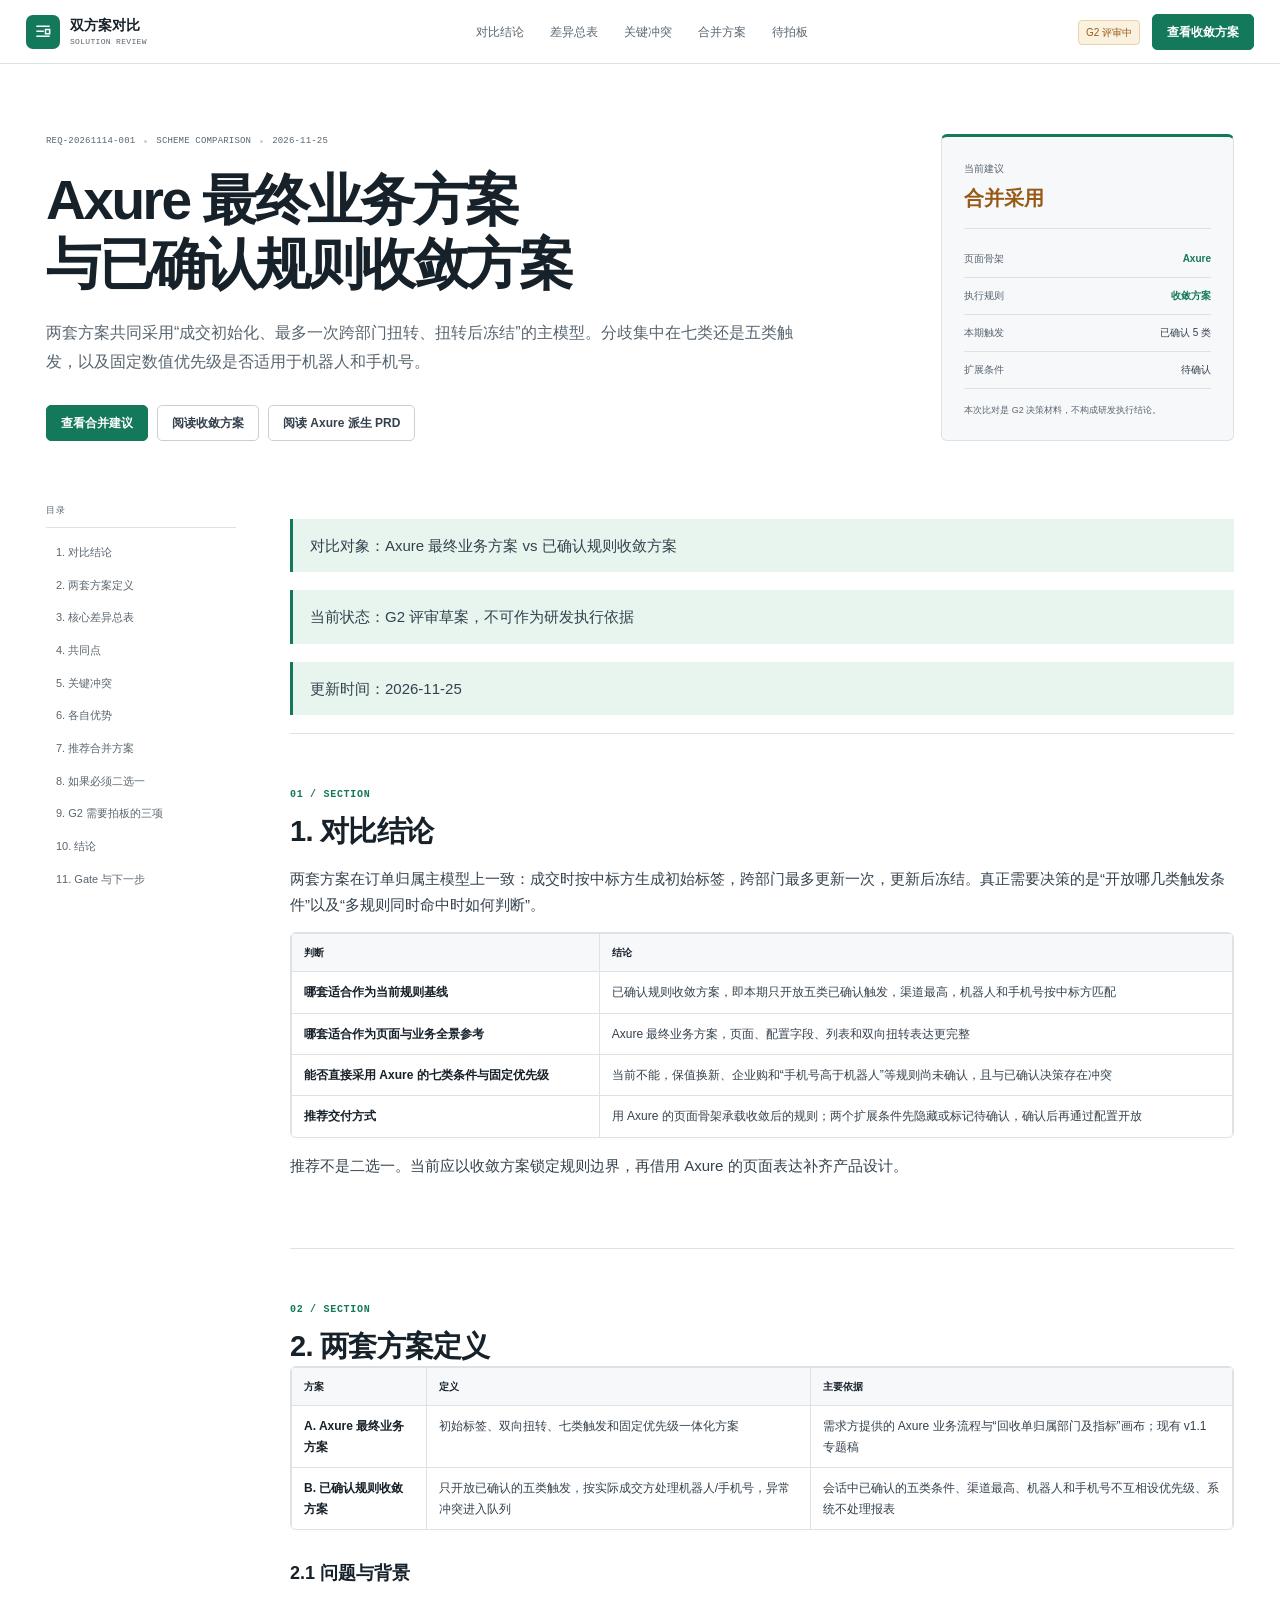
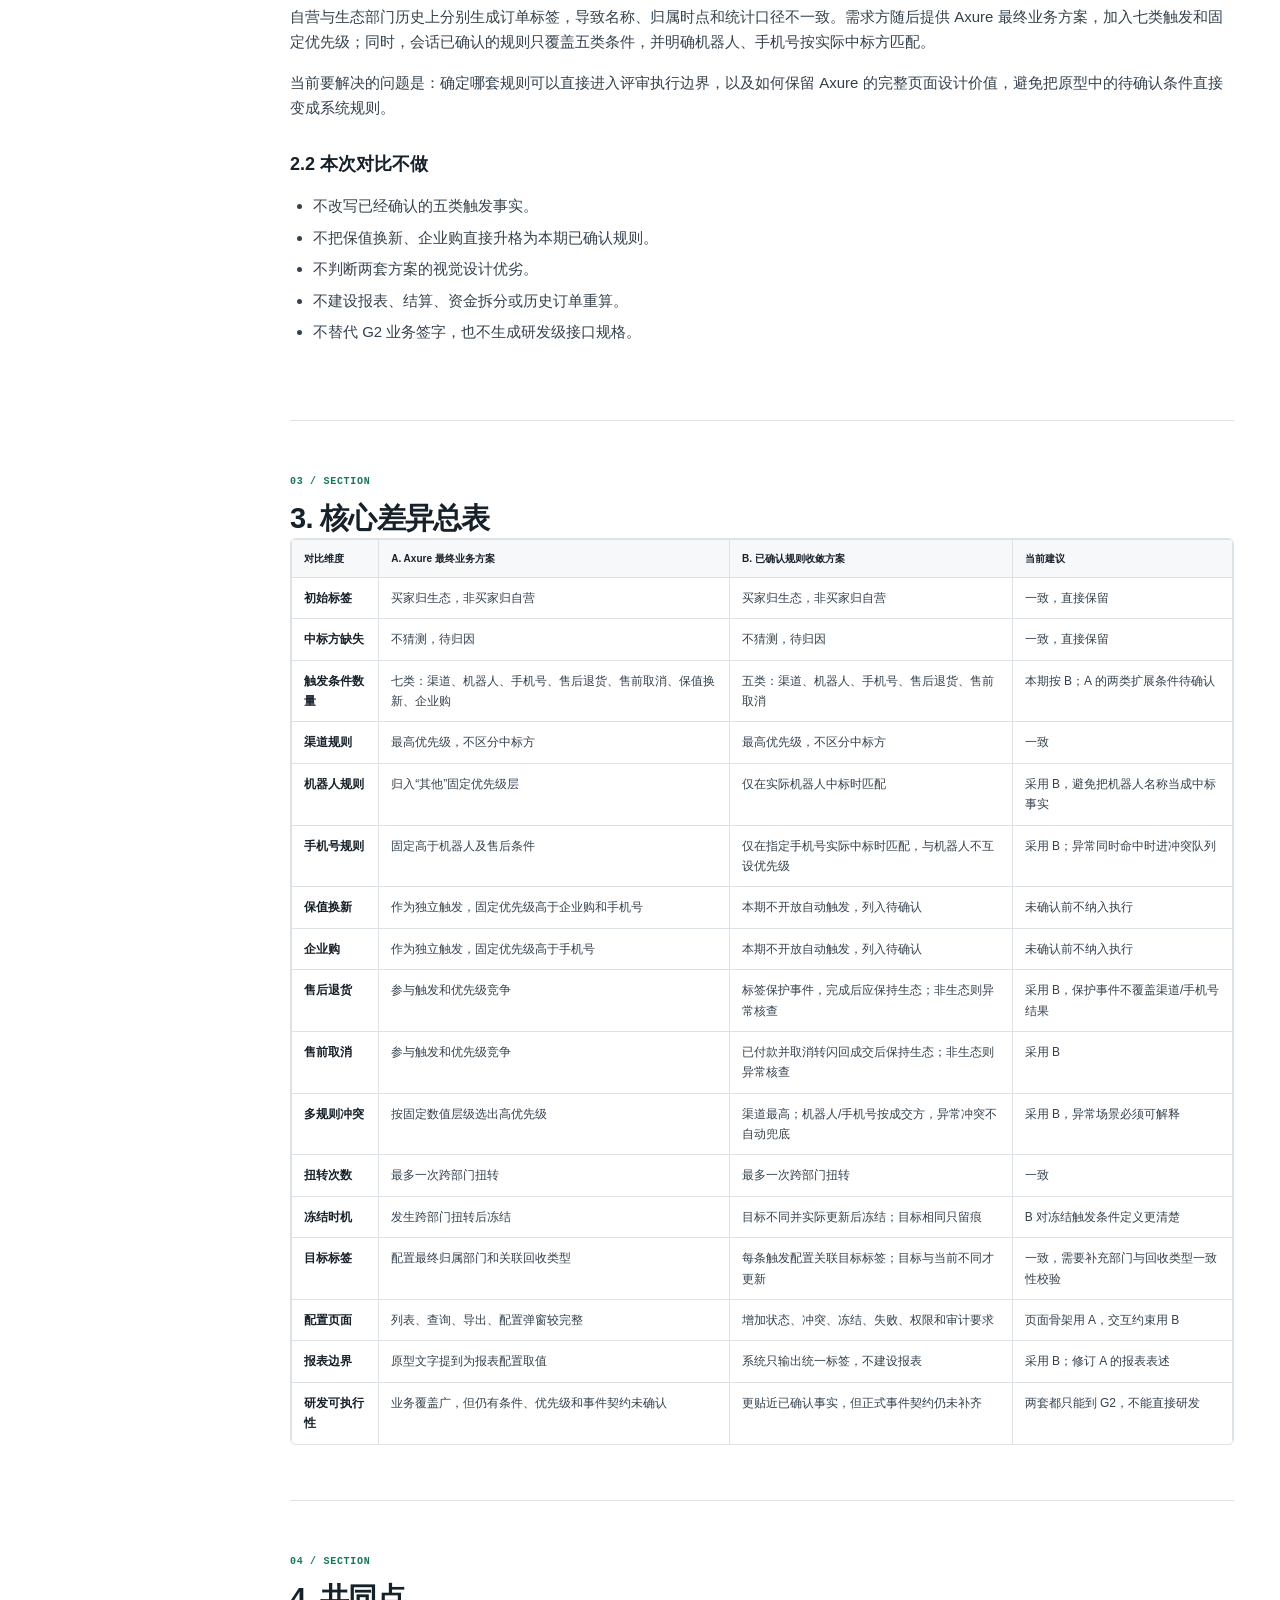
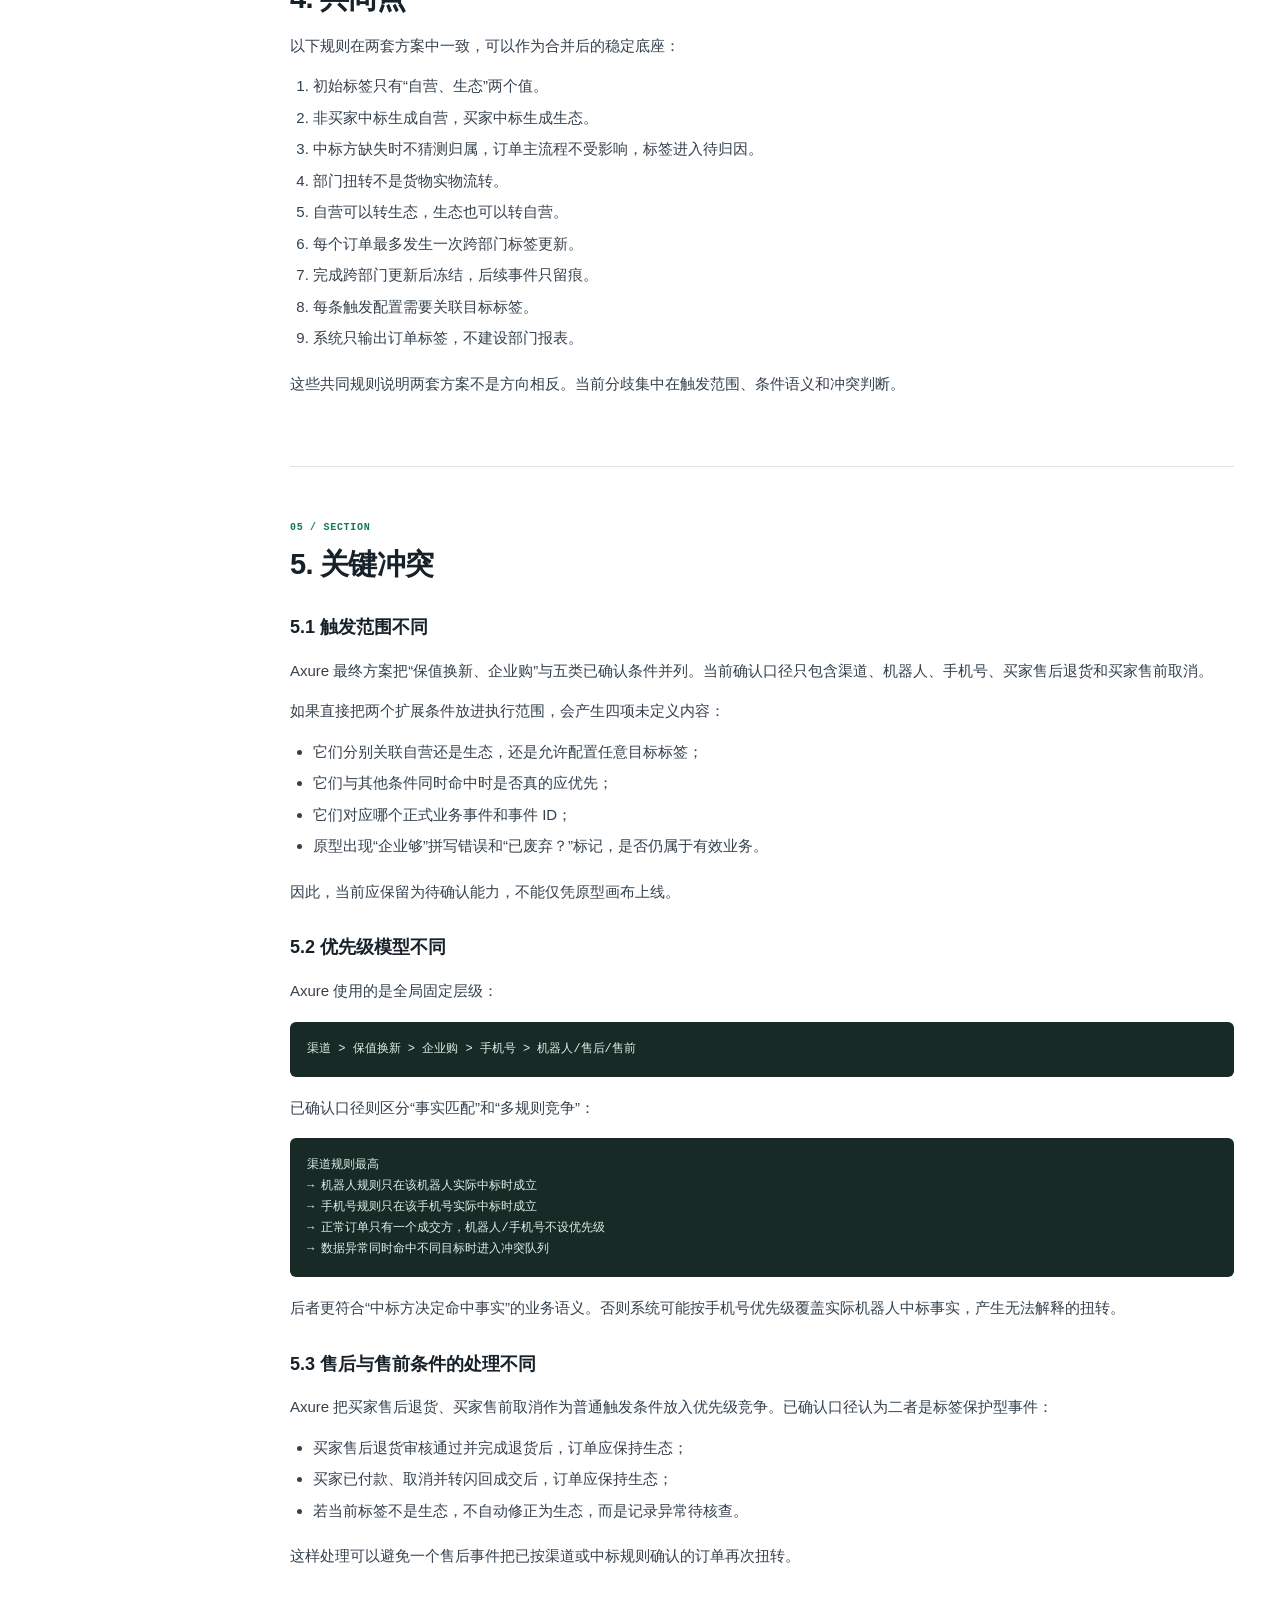
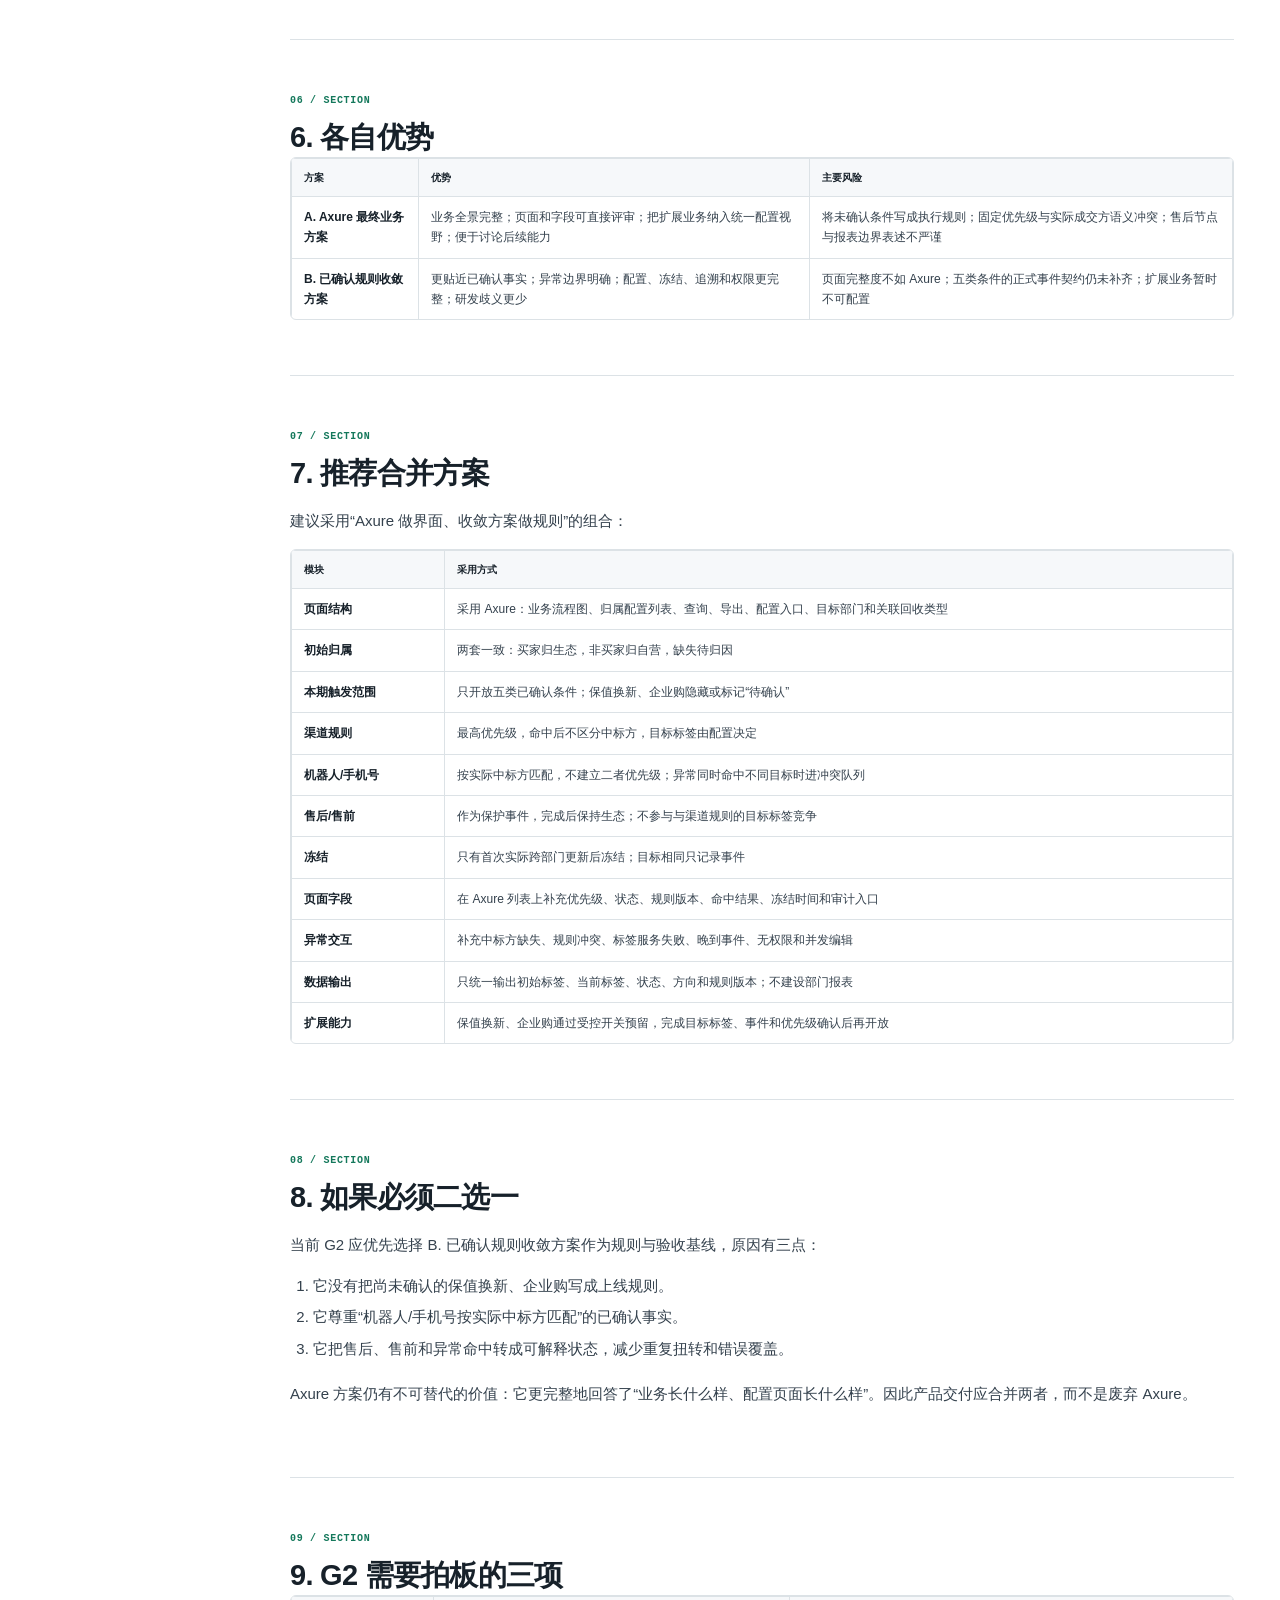
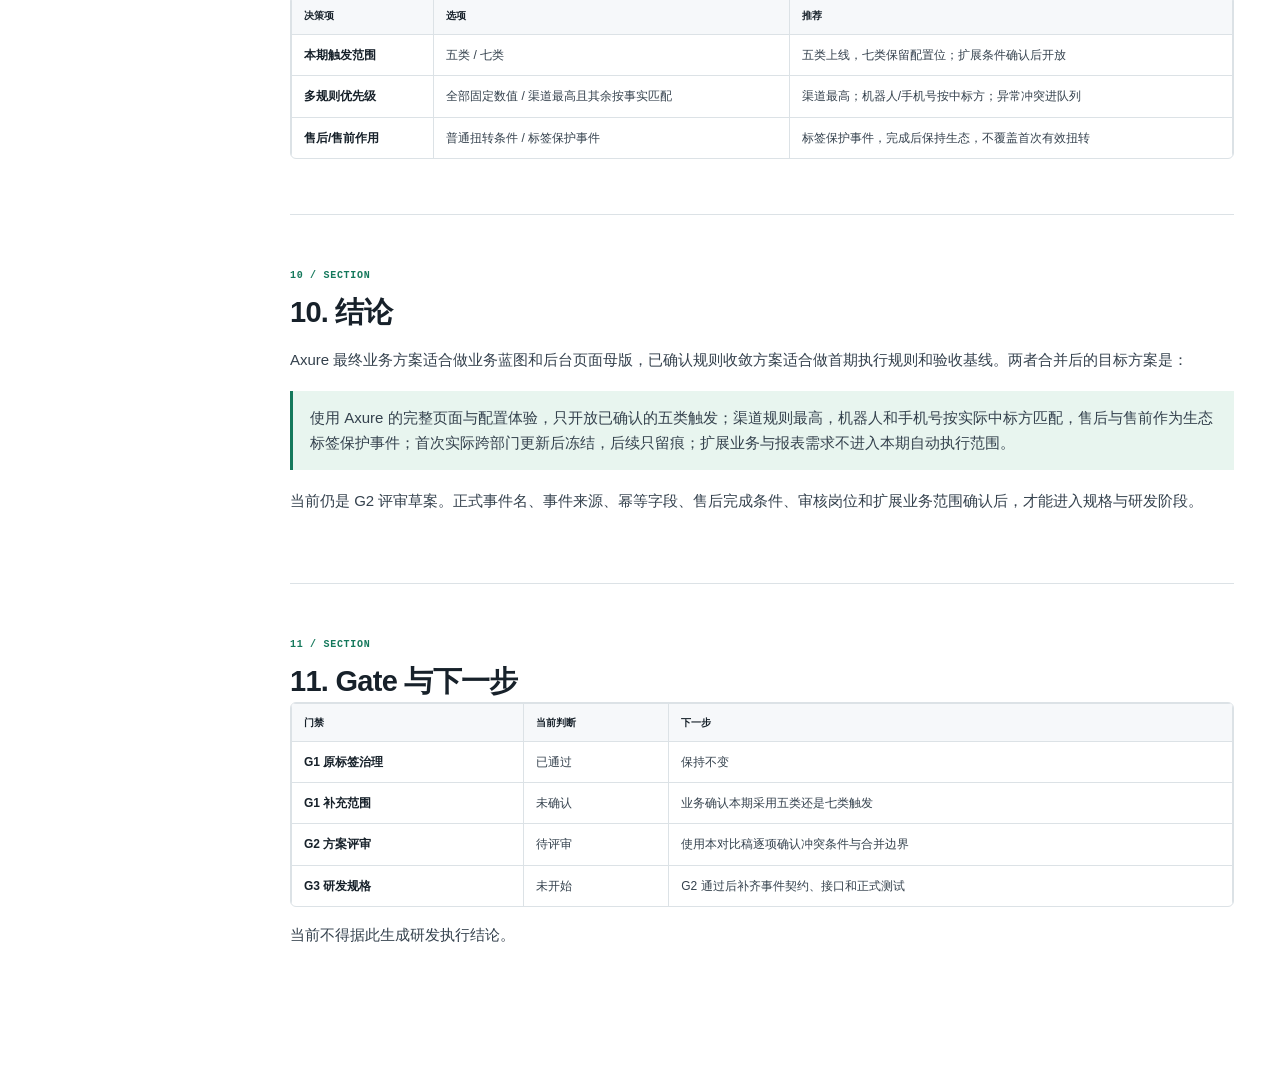
<file: order-label-scheme-comparison.html>
<!doctype html>
<html lang="zh-CN">
  <head>
    <meta charset="UTF-8" />
    <meta name="viewport" content="width=device-width, initial-scale=1" />
    <meta name="theme-color" content="#ffffff" />
    <meta name="description" content="Axure 最终业务方案与已确认规则收敛方案的逐项对比和合并建议。" />
    <title>订单标签两套产品方案对比｜G2 评审</title>
    <link rel="icon" href="data:image/svg+xml,%3Csvg xmlns='http://www.w3.org/2000/svg' viewBox='0 0 64 64'%3E%3Crect width='64' height='64' rx='12' fill='%2314785b'/%3E%3Cpath d='M14 18h15v8H14zm21 0h15v8H35zM14 38h15v8H14zm21 0h15v8H35zM31 24h2v18h-2z' fill='%23fff'/%3E%3C/svg%3E" />
    <link rel="stylesheet" href="./assets/docs.css?v=20261125-3" />
    <style>
      .doc-section { scroll-margin-top: 82px; }
      .doc-content h3 { margin: 28px 0 10px; font-size: 18px; }
      .doc-content > .doc-section:first-child { padding-top: 36px; }
      .doc-content p { color: var(--ink-2); }
      .doc-content ul, .doc-content ol { margin: 14px 0 20px; padding-left: 23px; color: var(--ink-2); }
      .doc-content li + li { margin-top: 6px; }
      .doc-content blockquote {
        margin: 18px 0;
        padding: 14px 17px;
        color: var(--ink-2);
        background: var(--green-soft);
        border-left: 3px solid var(--green);
      }
      .doc-content pre {
        overflow: auto;
        margin: 18px 0;
        padding: 17px;
        color: #dcefe8;
        background: #172a25;
        border-radius: 6px;
        font: 12px/1.75 var(--mono);
      }
      .doc-content code {
        padding: 1px 4px;
        color: var(--green-dark);
        background: var(--green-soft);
        border-radius: 3px;
        font: 0.9em var(--mono);
      }
      .doc-content pre code { padding: 0; color: inherit; background: none; font: inherit; }
      .doc-content a { color: var(--green); text-decoration: underline; text-underline-offset: 3px; }
      .doc-content table { width: 100%; min-width: 720px; border-collapse: collapse; font-size: 12px; }
      .doc-content th, .doc-content td { padding: 10px 12px; border: 1px solid var(--line); text-align: left; vertical-align: top; }
      .doc-content th { color: var(--ink); background: var(--paper-soft); font-weight: 650; }
      @media (max-width: 760px) {
        .doc-nav { display: none; }
        .doc-hero { grid-template-columns: 1fr; gap: 28px; }
        .doc-layout { grid-template-columns: 1fr; gap: 0; }
        .doc-toc { position: static; grid-template-columns: repeat(2, minmax(0, 1fr)); margin-bottom: 20px; }
        .doc-toc > span { grid-column: 1 / -1; }
      }
    </style>
  </head>
  <body>
    <a class="skip-link" href="#document">跳到对比正文</a>
    <header class="doc-header">
      <a class="doc-brand" href="./index.html" aria-label="返回评审首页">
        <span class="brand-mark" aria-hidden="true">
          <svg viewBox="0 0 24 24" fill="none" stroke="currentColor" stroke-width="1.8"><path d="M4 5h16M4 11h9M4 17h16"/><path d="M15 9h5v5h-5z"/></svg>
        </span>
        <span><strong>双方案对比</strong><small>SOLUTION REVIEW</small></span>
      </a>
      <nav class="doc-nav" aria-label="文档导航">
        <a href="#1-对比结论">对比结论</a>
        <a href="#3-核心差异总表">差异总表</a>
        <a href="#5-关键冲突">关键冲突</a>
        <a href="#7-推荐合并方案">合并方案</a>
        <a href="#9-G2-需要拍板的三项">待拍板</a>
      </nav>
      <div class="header-status"><span>G2 评审中</span><a class="button button-primary" href="./order-label-prototype-product-proposal.html">查看收敛方案</a></div>
    </header>
    <main>
      <section class="doc-hero">
        <div class="doc-hero-main">
          <div class="doc-meta-line"><span>REQ-20261114-001</span><i></i><span>SCHEME COMPARISON</span><i></i><span>2026-11-25</span></div>
          <h1>Axure 最终业务方案<br />与已确认规则收敛方案</h1>
          <p>两套方案共同采用“成交初始化、最多一次跨部门扭转、扭转后冻结”的主模型。分歧集中在七类还是五类触发，以及固定数值优先级是否适用于机器人和手机号。</p>
          <div class="hero-actions">
            <a class="button button-primary" href="#7-推荐合并方案">查看合并建议</a>
            <a class="button button-secondary" href="./order-label-prototype-product-proposal.html">阅读收敛方案</a>
            <a class="button button-secondary" href="./order-attribution-product-document.html">阅读 Axure 派生 PRD</a>
          </div>
        </div>
        <aside class="doc-hero-side">
          <div class="hero-side-head"><span>当前建议</span><strong>合并采用</strong></div>
          <dl>
            <div><dt>页面骨架</dt><dd class="is-success">Axure</dd></div>
            <div><dt>执行规则</dt><dd class="is-success">收敛方案</dd></div>
            <div><dt>本期触发</dt><dd>已确认 5 类</dd></div>
            <div><dt>扩展条件</dt><dd>待确认</dd></div>
          </dl>
          <p>本次比对是 G2 决策材料，不构成研发执行结论。</p>
        </aside>
      </section>
      <div class="doc-layout">
        <aside class="doc-toc" aria-label="目录"><span>目录</span><a href="#1-对比结论">1. 对比结论</a><a href="#2-两套方案定义">2. 两套方案定义</a><a href="#3-核心差异总表">3. 核心差异总表</a><a href="#4-共同点">4. 共同点</a><a href="#5-关键冲突">5. 关键冲突</a><a href="#6-各自优势">6. 各自优势</a><a href="#7-推荐合并方案">7. 推荐合并方案</a><a href="#8-如果必须二选一">8. 如果必须二选一</a><a href="#9-G2-需要拍板的三项">9. G2 需要拍板的三项</a><a href="#10-结论">10. 结论</a><a href="#11-Gate-与下一步">11. Gate 与下一步</a></aside>
        <article class="doc-content" id="document"><blockquote>对比对象：Axure 最终业务方案 vs 已确认规则收敛方案</blockquote>
<blockquote>当前状态：G2 评审草案，不可作为研发执行依据</blockquote>
<blockquote>更新时间：2026-11-25</blockquote>
<section id="1-对比结论" class="doc-section"><div class="section-kicker">01 / SECTION</div><h2>1. 对比结论</h2>

<p>两套方案在订单归属主模型上一致：成交时按中标方生成初始标签，跨部门最多更新一次，更新后冻结。真正需要决策的是“开放哪几类触发条件”以及“多规则同时命中时如何判断”。</p>
<div class="table-wrap"><table><thead><tr><th>判断</th><th>结论</th></tr></thead><tbody><tr><td>哪套适合作为当前规则基线</td><td>已确认规则收敛方案，即本期只开放五类已确认触发，渠道最高，机器人和手机号按中标方匹配</td></tr><tr><td>哪套适合作为页面与业务全景参考</td><td>Axure 最终业务方案，页面、配置字段、列表和双向扭转表达更完整</td></tr><tr><td>能否直接采用 Axure 的七类条件与固定优先级</td><td>当前不能，保值换新、企业购和“手机号高于机器人”等规则尚未确认，且与已确认决策存在冲突</td></tr><tr><td>推荐交付方式</td><td>用 Axure 的页面骨架承载收敛后的规则；两个扩展条件先隐藏或标记待确认，确认后再通过配置开放</td></tr></tbody></table></div>
<p>推荐不是二选一。当前应以收敛方案锁定规则边界，再借用 Axure 的页面表达补齐产品设计。</p>
</section><section id="2-两套方案定义" class="doc-section"><div class="section-kicker">02 / SECTION</div><h2>2. 两套方案定义</h2>

<div class="table-wrap"><table><thead><tr><th>方案</th><th>定义</th><th>主要依据</th></tr></thead><tbody><tr><td>A. Axure 最终业务方案</td><td>初始标签、双向扭转、七类触发和固定优先级一体化方案</td><td>需求方提供的 Axure 业务流程与“回收单归属部门及指标”画布；现有 v1.1 专题稿</td></tr><tr><td>B. 已确认规则收敛方案</td><td>只开放已确认的五类触发，按实际成交方处理机器人/手机号，异常冲突进入队列</td><td>会话中已确认的五类条件、渠道最高、机器人和手机号不互相设优先级、系统不处理报表</td></tr></tbody></table></div>
<h3>2.1 问题与背景</h3>
<p>自营与生态部门历史上分别生成订单标签，导致名称、归属时点和统计口径不一致。需求方随后提供 Axure 最终业务方案，加入七类触发和固定优先级；同时，会话已确认的规则只覆盖五类条件，并明确机器人、手机号按实际中标方匹配。</p>
<p>当前要解决的问题是：确定哪套规则可以直接进入评审执行边界，以及如何保留 Axure 的完整页面设计价值，避免把原型中的待确认条件直接变成系统规则。</p>
<h3>2.2 本次对比不做</h3>
<ul><li>不改写已经确认的五类触发事实。</li><li>不把保值换新、企业购直接升格为本期已确认规则。</li><li>不判断两套方案的视觉设计优劣。</li><li>不建设报表、结算、资金拆分或历史订单重算。</li><li>不替代 G2 业务签字，也不生成研发级接口规格。</li></ul>
</section><section id="3-核心差异总表" class="doc-section"><div class="section-kicker">03 / SECTION</div><h2>3. 核心差异总表</h2>

<div class="table-wrap"><table><thead><tr><th>对比维度</th><th>A. Axure 最终业务方案</th><th>B. 已确认规则收敛方案</th><th>当前建议</th></tr></thead><tbody><tr><td>初始标签</td><td>买家归生态，非买家归自营</td><td>买家归生态，非买家归自营</td><td>一致，直接保留</td></tr><tr><td>中标方缺失</td><td>不猜测，待归因</td><td>不猜测，待归因</td><td>一致，直接保留</td></tr><tr><td>触发条件数量</td><td>七类：渠道、机器人、手机号、售后退货、售前取消、保值换新、企业购</td><td>五类：渠道、机器人、手机号、售后退货、售前取消</td><td>本期按 B；A 的两类扩展条件待确认</td></tr><tr><td>渠道规则</td><td>最高优先级，不区分中标方</td><td>最高优先级，不区分中标方</td><td>一致</td></tr><tr><td>机器人规则</td><td>归入“其他”固定优先级层</td><td>仅在实际机器人中标时匹配</td><td>采用 B，避免把机器人名称当成中标事实</td></tr><tr><td>手机号规则</td><td>固定高于机器人及售后条件</td><td>仅在指定手机号实际中标时匹配，与机器人不互设优先级</td><td>采用 B；异常同时命中时进冲突队列</td></tr><tr><td>保值换新</td><td>作为独立触发，固定优先级高于企业购和手机号</td><td>本期不开放自动触发，列入待确认</td><td>未确认前不纳入执行</td></tr><tr><td>企业购</td><td>作为独立触发，固定优先级高于手机号</td><td>本期不开放自动触发，列入待确认</td><td>未确认前不纳入执行</td></tr><tr><td>售后退货</td><td>参与触发和优先级竞争</td><td>标签保护事件，完成后应保持生态；非生态则异常核查</td><td>采用 B，保护事件不覆盖渠道/手机号结果</td></tr><tr><td>售前取消</td><td>参与触发和优先级竞争</td><td>已付款并取消转闪回成交后保持生态；非生态则异常核查</td><td>采用 B</td></tr><tr><td>多规则冲突</td><td>按固定数值层级选出高优先级</td><td>渠道最高；机器人/手机号按成交方，异常冲突不自动兜底</td><td>采用 B，异常场景必须可解释</td></tr><tr><td>扭转次数</td><td>最多一次跨部门扭转</td><td>最多一次跨部门扭转</td><td>一致</td></tr><tr><td>冻结时机</td><td>发生跨部门扭转后冻结</td><td>目标不同并实际更新后冻结；目标相同只留痕</td><td>B 对冻结触发条件定义更清楚</td></tr><tr><td>目标标签</td><td>配置最终归属部门和关联回收类型</td><td>每条触发配置关联目标标签；目标与当前不同才更新</td><td>一致，需要补充部门与回收类型一致性校验</td></tr><tr><td>配置页面</td><td>列表、查询、导出、配置弹窗较完整</td><td>增加状态、冲突、冻结、失败、权限和审计要求</td><td>页面骨架用 A，交互约束用 B</td></tr><tr><td>报表边界</td><td>原型文字提到为报表配置取值</td><td>系统只输出统一标签，不建设报表</td><td>采用 B；修订 A 的报表表述</td></tr><tr><td>研发可执行性</td><td>业务覆盖广，但仍有条件、优先级和事件契约未确认</td><td>更贴近已确认事实，但正式事件契约仍未补齐</td><td>两套都只能到 G2，不能直接研发</td></tr></tbody></table></div>
</section><section id="4-共同点" class="doc-section"><div class="section-kicker">04 / SECTION</div><h2>4. 共同点</h2>

<p>以下规则在两套方案中一致，可以作为合并后的稳定底座：</p>
<ol><li>初始标签只有“自营、生态”两个值。</li><li>非买家中标生成自营，买家中标生成生态。</li><li>中标方缺失时不猜测归属，订单主流程不受影响，标签进入待归因。</li><li>部门扭转不是货物实物流转。</li><li>自营可以转生态，生态也可以转自营。</li><li>每个订单最多发生一次跨部门标签更新。</li><li>完成跨部门更新后冻结，后续事件只留痕。</li><li>每条触发配置需要关联目标标签。</li><li>系统只输出订单标签，不建设部门报表。</li></ol>
<p>这些共同规则说明两套方案不是方向相反。当前分歧集中在触发范围、条件语义和冲突判断。</p>
</section><section id="5-关键冲突" class="doc-section"><div class="section-kicker">05 / SECTION</div><h2>5. 关键冲突</h2>

<h3>5.1 触发范围不同</h3>
<p>Axure 最终方案把“保值换新、企业购”与五类已确认条件并列。当前确认口径只包含渠道、机器人、手机号、买家售后退货和买家售前取消。</p>
<p>如果直接把两个扩展条件放进执行范围，会产生四项未定义内容：</p>
<ul><li>它们分别关联自营还是生态，还是允许配置任意目标标签；</li><li>它们与其他条件同时命中时是否真的应优先；</li><li>它们对应哪个正式业务事件和事件 ID；</li><li>原型出现“企业够”拼写错误和“已废弃？”标记，是否仍属于有效业务。</li></ul>
<p>因此，当前应保留为待确认能力，不能仅凭原型画布上线。</p>
<h3>5.2 优先级模型不同</h3>
<p>Axure 使用的是全局固定层级：</p>
<pre><code>渠道 &gt; 保值换新 &gt; 企业购 &gt; 手机号 &gt; 机器人/售后/售前</code></pre>
<p>已确认口径则区分“事实匹配”和“多规则竞争”：</p>
<pre><code>渠道规则最高
→ 机器人规则只在该机器人实际中标时成立
→ 手机号规则只在该手机号实际中标时成立
→ 正常订单只有一个成交方，机器人/手机号不设优先级
→ 数据异常同时命中不同目标时进入冲突队列</code></pre>
<p>后者更符合“中标方决定命中事实”的业务语义。否则系统可能按手机号优先级覆盖实际机器人中标事实，产生无法解释的扭转。</p>
<h3>5.3 售后与售前条件的处理不同</h3>
<p>Axure 把买家售后退货、买家售前取消作为普通触发条件放入优先级竞争。已确认口径认为二者是标签保护型事件：</p>
<ul><li>买家售后退货审核通过并完成退货后，订单应保持生态；</li><li>买家已付款、取消并转闪回成交后，订单应保持生态；</li><li>若当前标签不是生态，不自动修正为生态，而是记录异常待核查。</li></ul>
<p>这样处理可以避免一个售后事件把已按渠道或中标规则确认的订单再次扭转。</p>
</section><section id="6-各自优势" class="doc-section"><div class="section-kicker">06 / SECTION</div><h2>6. 各自优势</h2>

<div class="table-wrap"><table><thead><tr><th>方案</th><th>优势</th><th>主要风险</th></tr></thead><tbody><tr><td>A. Axure 最终业务方案</td><td>业务全景完整；页面和字段可直接评审；把扩展业务纳入统一配置视野；便于讨论后续能力</td><td>将未确认条件写成执行规则；固定优先级与实际成交方语义冲突；售后节点与报表边界表述不严谨</td></tr><tr><td>B. 已确认规则收敛方案</td><td>更贴近已确认事实；异常边界明确；配置、冻结、追溯和权限更完整；研发歧义更少</td><td>页面完整度不如 Axure；五类条件的正式事件契约仍未补齐；扩展业务暂时不可配置</td></tr></tbody></table></div>
</section><section id="7-推荐合并方案" class="doc-section"><div class="section-kicker">07 / SECTION</div><h2>7. 推荐合并方案</h2>

<p>建议采用“Axure 做界面、收敛方案做规则”的组合：</p>
<div class="table-wrap"><table><thead><tr><th>模块</th><th>采用方式</th></tr></thead><tbody><tr><td>页面结构</td><td>采用 Axure：业务流程图、归属配置列表、查询、导出、配置入口、目标部门和关联回收类型</td></tr><tr><td>初始归属</td><td>两套一致：买家归生态，非买家归自营，缺失待归因</td></tr><tr><td>本期触发范围</td><td>只开放五类已确认条件；保值换新、企业购隐藏或标记“待确认”</td></tr><tr><td>渠道规则</td><td>最高优先级，命中后不区分中标方，目标标签由配置决定</td></tr><tr><td>机器人/手机号</td><td>按实际中标方匹配，不建立二者优先级；异常同时命中不同目标时进冲突队列</td></tr><tr><td>售后/售前</td><td>作为保护事件，完成后保持生态；不参与与渠道规则的目标标签竞争</td></tr><tr><td>冻结</td><td>只有首次实际跨部门更新后冻结；目标相同只记录事件</td></tr><tr><td>页面字段</td><td>在 Axure 列表上补充优先级、状态、规则版本、命中结果、冻结时间和审计入口</td></tr><tr><td>异常交互</td><td>补充中标方缺失、规则冲突、标签服务失败、晚到事件、无权限和并发编辑</td></tr><tr><td>数据输出</td><td>只统一输出初始标签、当前标签、状态、方向和规则版本；不建设部门报表</td></tr><tr><td>扩展能力</td><td>保值换新、企业购通过受控开关预留，完成目标标签、事件和优先级确认后再开放</td></tr></tbody></table></div>
</section><section id="8-如果必须二选一" class="doc-section"><div class="section-kicker">08 / SECTION</div><h2>8. 如果必须二选一</h2>

<p>当前 G2 应优先选择 B. 已确认规则收敛方案作为规则与验收基线，原因有三点：</p>
<ol><li>它没有把尚未确认的保值换新、企业购写成上线规则。</li><li>它尊重“机器人/手机号按实际中标方匹配”的已确认事实。</li><li>它把售后、售前和异常命中转成可解释状态，减少重复扭转和错误覆盖。</li></ol>
<p>Axure 方案仍有不可替代的价值：它更完整地回答了“业务长什么样、配置页面长什么样”。因此产品交付应合并两者，而不是废弃 Axure。</p>
</section><section id="9-G2-需要拍板的三项" class="doc-section"><div class="section-kicker">09 / SECTION</div><h2>9. G2 需要拍板的三项</h2>

<div class="table-wrap"><table><thead><tr><th>决策项</th><th>选项</th><th>推荐</th></tr></thead><tbody><tr><td>本期触发范围</td><td>五类 / 七类</td><td>五类上线，七类保留配置位；扩展条件确认后开放</td></tr><tr><td>多规则优先级</td><td>全部固定数值 / 渠道最高且其余按事实匹配</td><td>渠道最高；机器人/手机号按中标方；异常冲突进队列</td></tr><tr><td>售后/售前作用</td><td>普通扭转条件 / 标签保护事件</td><td>标签保护事件，完成后保持生态，不覆盖首次有效扭转</td></tr></tbody></table></div>
</section><section id="10-结论" class="doc-section"><div class="section-kicker">10 / SECTION</div><h2>10. 结论</h2>

<p>Axure 最终业务方案适合做业务蓝图和后台页面母版，已确认规则收敛方案适合做首期执行规则和验收基线。两者合并后的目标方案是：</p>
<blockquote>使用 Axure 的完整页面与配置体验，只开放已确认的五类触发；渠道规则最高，机器人和手机号按实际中标方匹配，售后与售前作为生态标签保护事件；首次实际跨部门更新后冻结，后续只留痕；扩展业务与报表需求不进入本期自动执行范围。</blockquote>
<p>当前仍是 G2 评审草案。正式事件名、事件来源、幂等字段、售后完成条件、审核岗位和扩展业务范围确认后，才能进入规格与研发阶段。</p>
</section><section id="11-Gate-与下一步" class="doc-section"><div class="section-kicker">11 / SECTION</div><h2>11. Gate 与下一步</h2>

<div class="table-wrap"><table><thead><tr><th>门禁</th><th>当前判断</th><th>下一步</th></tr></thead><tbody><tr><td>G1 原标签治理</td><td>已通过</td><td>保持不变</td></tr><tr><td>G1 补充范围</td><td>未确认</td><td>业务确认本期采用五类还是七类触发</td></tr><tr><td>G2 方案评审</td><td>待评审</td><td>使用本对比稿逐项确认冲突条件与合并边界</td></tr><tr><td>G3 研发规格</td><td>未开始</td><td>G2 通过后补齐事件契约、接口和正式测试</td></tr></tbody></table></div>
<p>当前不得据此生成研发执行结论。</p></section></article>
      </div>
    </main>
  </body>
</html>
</file>
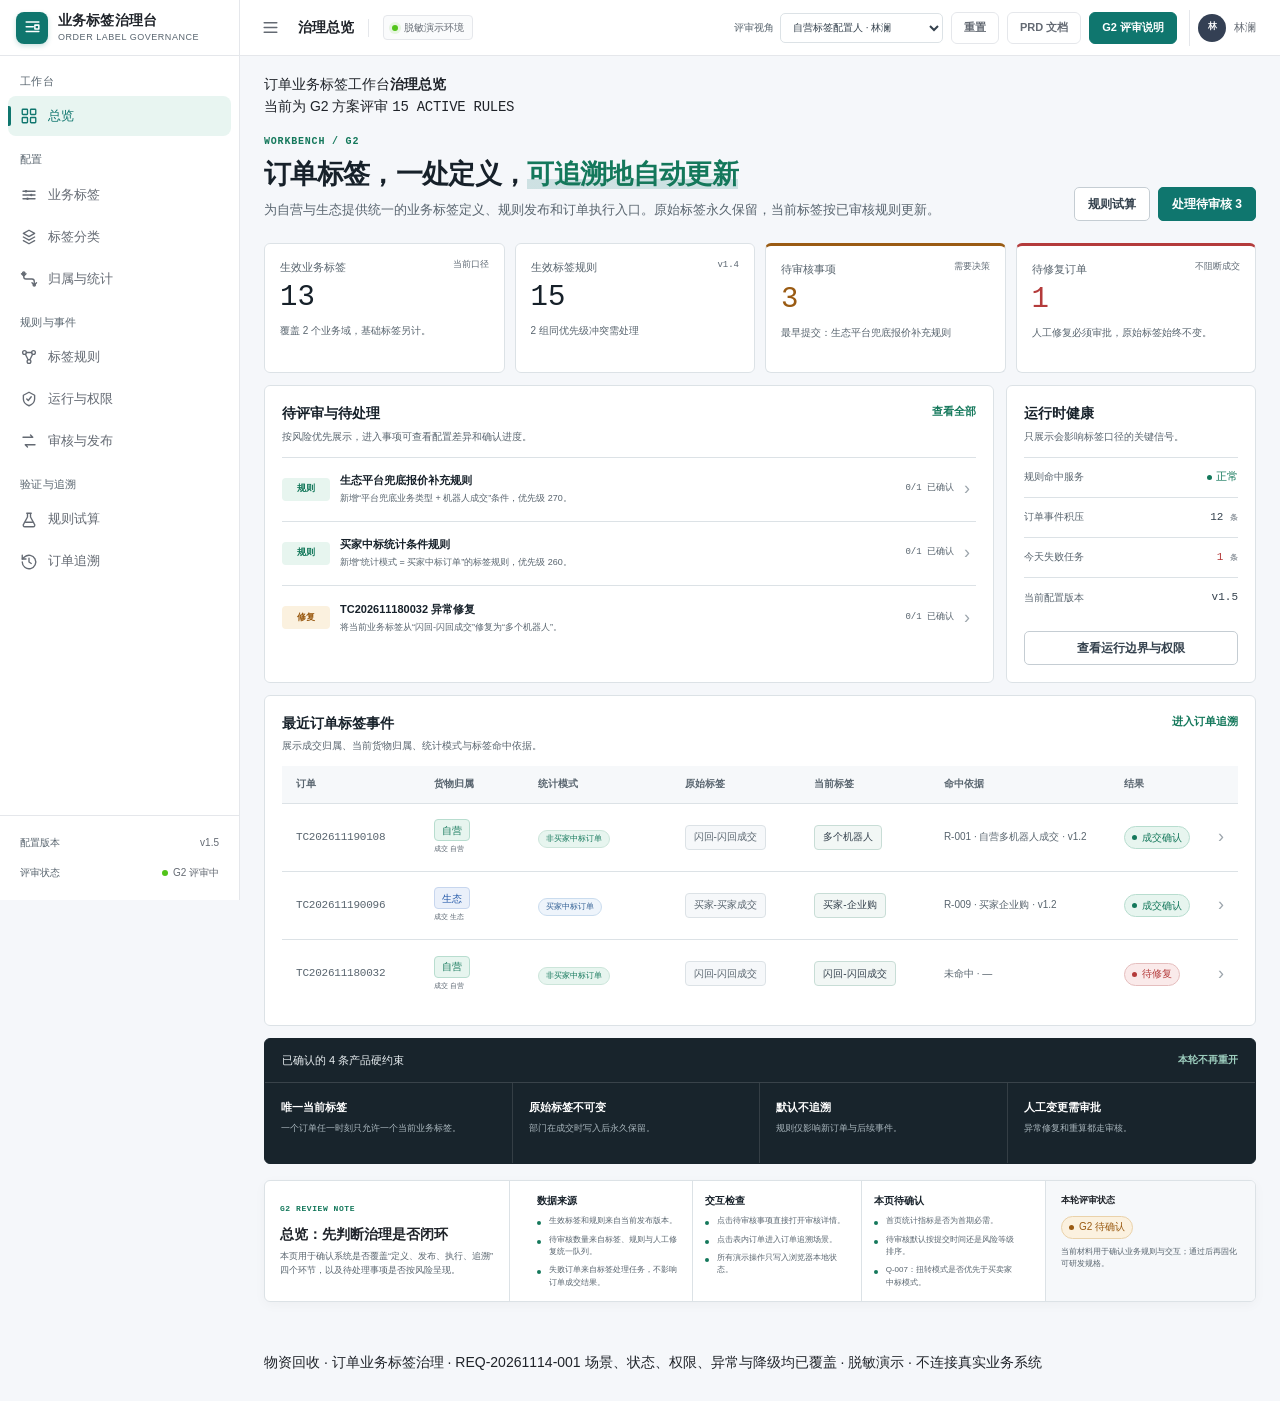
<file: prototype.html>
<!doctype html>
<html lang="zh-CN">
  <head>
    <meta charset="UTF-8" />
    <meta name="viewport" content="width=device-width, initial-scale=1" />
    <meta name="theme-color" content="#ffffff" />
    <meta
      name="description"
      content="订单业务标签统一配置、审核与自动更新机制交互原型，用于 G2 方案评审。"
    />
    <title>业务标签治理台｜G2 交互原型</title>
    <link
      rel="icon"
      href="data:image/svg+xml,%3Csvg xmlns='http://www.w3.org/2000/svg' viewBox='0 0 64 64'%3E%3Crect width='64' height='64' rx='12' fill='%230f766e'/%3E%3Cpath d='M17 20h30v7H17zm0 11h16v7H17zm19 0h11v7H36zM17 42h30v7H17z' fill='%23ffffff'/%3E%3C/svg%3E"
    />
    <link rel="stylesheet" href="./assets/app.css?v=20261120-1" />
    <link rel="stylesheet" href="./assets/admin-shell.css?v=20261114-1" />
  </head>
  <body class="admin-body">
    <a class="skip-link" href="#main-content">跳到主要内容</a>

    <div class="admin-shell" id="admin-shell" data-storage-key="recycle-rule-admin-collapsed">
      <aside class="admin-sider" id="admin-sider" aria-label="后台菜单">
        <div class="admin-sider-brand">
          <a class="admin-brand" href="#overview" aria-label="业务标签治理台首页">
            <span class="admin-brand-mark" aria-hidden="true">
              <svg viewBox="0 0 24 24" fill="none" stroke="currentColor" stroke-width="1.9" stroke-linecap="round" stroke-linejoin="round">
                <path d="M4 5h16M4 11h9M4 17h16" />
                <path d="M15 9h5v5h-5z" />
              </svg>
            </span>
            <span class="admin-brand-text">
              <strong>业务标签治理台</strong>
              <small>ORDER LABEL GOVERNANCE</small>
            </span>
          </a>
          <button class="admin-sider-close" id="admin-sider-close" type="button" aria-label="关闭菜单">×</button>
        </div>

        <nav class="admin-menu" id="side-nav" aria-label="主导航">
          <section class="admin-menu-group" aria-labelledby="menu-group-workbench">
            <div class="admin-menu-group-title" id="menu-group-workbench">工作台</div>
            <a class="admin-menu-item" href="#overview" data-nav="overview" aria-current="page" title="总览">
              <span class="admin-menu-icon" aria-hidden="true">
                <svg viewBox="0 0 24 24" fill="none" stroke="currentColor" stroke-width="1.8" stroke-linecap="round" stroke-linejoin="round"><rect x="3" y="3" width="7" height="7" rx="1" /><rect x="14" y="3" width="7" height="7" rx="1" /><rect x="3" y="14" width="7" height="7" rx="1" /><rect x="14" y="14" width="7" height="7" rx="1" /></svg>
              </span>
              <span class="admin-menu-label">总览</span>
            </a>
          </section>

          <section class="admin-menu-group" aria-labelledby="menu-group-config">
            <div class="admin-menu-group-title" id="menu-group-config">配置</div>
            <a class="admin-menu-item" href="#labels" data-nav="labels" title="业务标签">
              <span class="admin-menu-icon" aria-hidden="true">
                <svg viewBox="0 0 24 24" fill="none" stroke="currentColor" stroke-width="1.8" stroke-linecap="round" stroke-linejoin="round"><path d="M4 7h16M4 12h16M4 17h16" /><circle cx="8" cy="7" r="1.6" fill="currentColor" stroke="none" /><circle cx="15" cy="12" r="1.6" fill="currentColor" stroke="none" /><circle cx="10" cy="17" r="1.6" fill="currentColor" stroke="none" /></svg>
              </span>
              <span class="admin-menu-label">业务标签</span>
            </a>
            <a class="admin-menu-item" href="#categories" data-nav="categories" title="标签分类">
              <span class="admin-menu-icon" aria-hidden="true">
                <svg viewBox="0 0 24 24" fill="none" stroke="currentColor" stroke-width="1.8" stroke-linecap="round" stroke-linejoin="round"><path d="M12 3 4.5 7.2 12 11.4l7.5-4.2L12 3Z" /><path d="m4.5 12 7.5 4.2 7.5-4.2M4.5 16.8 12 21l7.5-4.2" /></svg>
              </span>
              <span class="admin-menu-label">标签分类</span>
            </a>
            <a class="admin-menu-item" href="#attribution" data-nav="attribution" title="归属与统计">
              <span class="admin-menu-icon" aria-hidden="true">
                <svg viewBox="0 0 24 24" fill="none" stroke="currentColor" stroke-width="1.8" stroke-linecap="round" stroke-linejoin="round"><path d="M5 4v5a3 3 0 0 0 3 3h8a3 3 0 0 1 3 3v5" /><path d="m16 17 3 3 3-3M5 8l3-3M5 8 2 5" /><circle cx="5" cy="4" r="1.5" /><circle cx="19" cy="20" r="1.5" /></svg>
              </span>
              <span class="admin-menu-label">归属与统计</span>
            </a>
          </section>

          <section class="admin-menu-group" aria-labelledby="menu-group-rules">
            <div class="admin-menu-group-title" id="menu-group-rules">规则与事件</div>
            <a class="admin-menu-item" href="#rules" data-nav="rules" title="标签规则">
              <span class="admin-menu-icon" aria-hidden="true">
                <svg viewBox="0 0 24 24" fill="none" stroke="currentColor" stroke-width="1.8" stroke-linecap="round" stroke-linejoin="round"><circle cx="6" cy="6" r="2.5" /><circle cx="18" cy="6" r="2.5" /><circle cx="12" cy="18" r="2.5" /><path d="M8.5 6h7M7.2 8.4l3.6 7.2M16.8 8.4l-3.6 7.2" /></svg>
              </span>
              <span class="admin-menu-label">标签规则</span>
            </a>
            <a class="admin-menu-item" href="#runtime" data-nav="runtime" title="运行与权限">
              <span class="admin-menu-icon" aria-hidden="true">
                <svg viewBox="0 0 24 24" fill="none" stroke="currentColor" stroke-width="1.8" stroke-linecap="round" stroke-linejoin="round"><path d="M12 3 4.5 7v5c0 4.2 3 7.4 7.5 9 4.5-1.6 7.5-4.8 7.5-9V7L12 3Z" /><path d="m9 12 2 2 4-5" /></svg>
              </span>
              <span class="admin-menu-label">运行与权限</span>
            </a>
            <a class="admin-menu-item" href="#approvals" data-nav="approvals" title="审核与发布">
              <span class="admin-menu-icon" aria-hidden="true">
                <svg viewBox="0 0 24 24" fill="none" stroke="currentColor" stroke-width="1.8" stroke-linecap="round" stroke-linejoin="round"><path d="M4 7h13l-3-3M20 17H7l3 3" /></svg>
              </span>
              <span class="admin-menu-label">审核与发布</span>
            </a>
          </section>

          <section class="admin-menu-group" aria-labelledby="menu-group-verify">
            <div class="admin-menu-group-title" id="menu-group-verify">验证与追溯</div>
            <a class="admin-menu-item" href="#simulator" data-nav="simulator" title="规则试算">
              <span class="admin-menu-icon" aria-hidden="true">
                <svg viewBox="0 0 24 24" fill="none" stroke="currentColor" stroke-width="1.8" stroke-linecap="round" stroke-linejoin="round"><path d="M9 3h6M10 3v5l-5 9.2A2.2 2.2 0 0 0 6.9 21h10.2a2.2 2.2 0 0 0 1.9-3.8L14 8V3" /><path d="M7.5 15h9" /></svg>
              </span>
              <span class="admin-menu-label">规则试算</span>
            </a>
            <a class="admin-menu-item" href="#trace" data-nav="trace" title="订单追溯">
              <span class="admin-menu-icon" aria-hidden="true">
                <svg viewBox="0 0 24 24" fill="none" stroke="currentColor" stroke-width="1.8" stroke-linecap="round" stroke-linejoin="round"><path d="M3 12a9 9 0 1 0 3-6.7L3 8" /><path d="M3 3v5h5M12 7v5l3 2" /></svg>
              </span>
              <span class="admin-menu-label">订单追溯</span>
            </a>
          </section>
        </nav>

        <div class="admin-sider-footer">
          <div class="admin-sider-status"><span>配置版本</span><strong>v1.5</strong></div>
          <div class="admin-sider-status"><span>评审状态</span><strong><i aria-hidden="true"></i>G2 评审中</strong></div>
        </div>
      </aside>

      <div class="admin-main">
        <header class="admin-header">
          <div class="admin-header-left">
            <button class="admin-sidebar-trigger" id="admin-sidebar-trigger" type="button" aria-controls="admin-sider" aria-expanded="true" aria-label="收起菜单">
              <svg viewBox="0 0 24 24" fill="none" stroke="currentColor" stroke-width="1.8" stroke-linecap="round"><path d="M4 6h16M4 12h16M4 18h16" /></svg>
            </button>
            <div class="admin-header-title" id="admin-header-title">总览</div>
            <span class="admin-header-divider" aria-hidden="true"></span>
            <span class="admin-env"><i aria-hidden="true"></i><span>脱敏演示环境</span></span>
          </div>
          <div class="admin-header-right">
            <span class="admin-demo-badge">REQ-20261114-001 · v0.9</span>
            <label class="role-switcher">
              <span>评审视角</span>
              <select id="role-switcher" aria-label="切换评审角色"></select>
            </label>
            <button class="button button-quiet" type="button" data-action="reset-demo">重置</button>
            <a class="button button-quiet" href="./index.html">PRD 文档</a>
            <a class="button button-primary" href="./index.html#prototype">G2 评审说明</a>
            <div class="admin-user" aria-label="当前用户：标签管理员">
              <span class="admin-avatar" id="admin-avatar" aria-hidden="true">林</span>
              <span class="admin-user-name" id="admin-user-name">林澜</span>
            </div>
          </div>
        </header>

        <main class="workspace admin-workspace" id="main-content" tabindex="-1">
          <div class="context-line">
            <div class="breadcrumb" id="breadcrumb" aria-label="面包屑"></div>
            <div class="context-meta">
              <span class="context-chip"><i class="chip-dot"></i>当前为 G2 方案评审</span>
              <span class="context-chip mono" id="context-rule-count">13 ACTIVE RULES</span>
            </div>
          </div>
          <div class="view-layout">
            <div id="view-root"></div>
            <aside class="review-rail" id="review-rail" aria-label="当前场景评审说明"></aside>
          </div>
          <footer class="workspace-footer">
            <span>物资回收 · 订单业务标签治理 · REQ-20261114-001</span>
            <span>场景、状态、权限、异常与降级均已覆盖 · 脱敏演示 · 不连接真实业务系统</span>
          </footer>
        </main>
      </div>

      <button class="admin-mask" id="admin-mask" type="button" aria-label="关闭菜单"></button>
    </div>

    <dialog class="app-dialog" id="app-dialog" aria-labelledby="dialog-title">
      <div id="dialog-content"></div>
    </dialog>

    <div class="toast-region" id="toast-region" aria-live="polite" aria-atomic="true"></div>

    <script src="./assets/admin-shell.js?v=20261114-3"></script>
    <script src="./assets/state-v2.js?v=20261120-1"></script>
    <script src="./assets/app.js?v=20261120-1"></script>
  </body>
</html>
</file>
<file: assets/docs.css>
:root {
  --ink: #17212a;
  --ink-2: #34414d;
  --muted: #59656f;
  --muted-2: #5d6873;
  --line: #dce2e6;
  --line-strong: #c9d0d5;
  --paper: #fff;
  --paper-soft: #f6f8fa;
  --green: #14785b;
  --green-dark: #0e684d;
  --green-soft: #e8f5ef;
  --blue: #2459a9;
  --blue-soft: #ebf1fa;
  --amber: #975916;
  --amber-soft: #fbf1df;
  --red: #b43b3b;
  --red-soft: #faeaea;
  --font: -apple-system, BlinkMacSystemFont, "Segoe UI", "PingFang SC", "Hiragino Sans GB", "Microsoft YaHei", sans-serif;
  --mono: "SFMono-Regular", "Roboto Mono", "Cascadia Code", monospace;
}

*, *::before, *::after { box-sizing: border-box; }
html { scroll-behavior: smooth; scroll-padding-top: 84px; }
body {
  min-width: 320px;
  margin: 0;
  color: var(--ink);
  background: #fff;
  font-family: var(--font);
  font-size: 15px;
  line-height: 1.7;
  -webkit-font-smoothing: antialiased;
}
button, input, select, textarea { font: inherit; color: inherit; }
button { cursor: pointer; }
a { color: inherit; text-decoration: none; }
svg { display: block; }

.skip-link {
  position: fixed;
  left: 12px;
  top: -60px;
  z-index: 100;
  padding: 8px 13px;
  color: #fff;
  background: var(--green);
  border-radius: 5px;
  font-size: 12px;
  transition: top 150ms ease;
}
.skip-link:focus { top: 10px; }

.doc-header {
  position: sticky;
  top: 0;
  z-index: 40;
  height: 64px;
  display: grid;
  grid-template-columns: auto minmax(0, 1fr) auto;
  align-items: center;
  gap: 28px;
  padding: 0 max(26px, calc((100vw - 1240px) / 2));
  background: rgba(255, 255, 255, 0.97);
  border-bottom: 1px solid var(--line);
  backdrop-filter: blur(12px);
}
.doc-brand { display: flex; align-items: center; gap: 10px; min-width: 180px; }
.brand-mark {
  width: 34px;
  height: 34px;
  display: grid;
  place-items: center;
  color: #fff;
  background: var(--green);
  border-radius: 7px;
}
.brand-mark svg { width: 20px; height: 20px; }
.doc-brand > span:last-child { display: grid; line-height: 1.25; }
.doc-brand strong { font-size: 14px; font-weight: 650; }
.doc-brand small { margin-top: 2px; color: var(--muted); font-family: var(--mono); font-size: 8px; letter-spacing: .04em; }
.doc-nav { display: flex; align-items: center; justify-content: center; gap: 26px; }
.doc-nav a {
  position: relative;
  display: inline-flex;
  align-items: center;
  height: 64px;
  color: var(--muted);
  font-size: 12px;
}
.doc-nav a:hover { color: var(--green); }
.doc-nav a:hover::after {
  content: "";
  position: absolute;
  left: 0;
  right: 0;
  bottom: -1px;
  height: 2px;
  background: var(--green);
}
.header-status { display: flex; align-items: center; gap: 12px; }
.header-status > span {
  padding: 3px 7px;
  color: var(--amber);
  background: var(--amber-soft);
  border: 1px solid #ead2aa;
  border-radius: 4px;
  font-size: 10px;
  white-space: nowrap;
}

.button {
  min-height: 36px;
  display: inline-flex;
  align-items: center;
  justify-content: center;
  padding: 0 14px;
  border: 1px solid var(--line-strong);
  border-radius: 5px;
  font-size: 12px;
  font-weight: 600;
  line-height: 1;
  transition: background 150ms ease, border-color 150ms ease, color 150ms ease;
}
.button:hover { color: var(--green); border-color: #9cc7ba; background: #f8fbfa; }
.button-primary { color: #fff; background: var(--green); border-color: var(--green); }
.button-primary:hover { color: #fff; background: var(--green-dark); border-color: var(--green-dark); }
.button-secondary { color: var(--ink-2); background: #fff; }

main { overflow: hidden; }
.doc-hero {
  min-height: 430px;
  display: grid;
  grid-template-columns: minmax(0, 1.55fr) minmax(285px, .55fr);
  gap: 70px;
  align-items: center;
  max-width: 1240px;
  margin: 0 auto;
  padding: 70px 26px 60px;
}
.doc-hero-main { min-width: 0; }
.doc-meta-line {
  display: flex;
  flex-wrap: wrap;
  align-items: center;
  gap: 9px;
  color: var(--muted);
  font-family: var(--mono);
  font-size: 9px;
  letter-spacing: .02em;
}
.doc-meta-line i { width: 3px; height: 3px; border-radius: 50%; background: var(--line-strong); }
.doc-hero h1 {
  max-width: 760px;
  margin: 20px 0 0;
  font-size: clamp(40px, 4.3vw, 58px);
  font-weight: 680;
  line-height: 1.16;
  letter-spacing: -.045em;
}
.doc-hero-main > p {
  max-width: 760px;
  margin: 22px 0 0;
  color: var(--muted);
  font-size: 16px;
  line-height: 1.8;
}
.hero-actions { display: flex; flex-wrap: wrap; gap: 9px; margin-top: 28px; }
.doc-hero-side {
  align-self: stretch;
  display: flex;
  flex-direction: column;
  justify-content: center;
  padding: 22px;
  background: var(--paper-soft);
  border: 1px solid var(--line);
  border-top: 3px solid var(--green);
  border-radius: 6px;
}
.hero-side-head { padding-bottom: 13px; border-bottom: 1px solid var(--line); }
.hero-side-head span { display: block; color: var(--muted); font-size: 10px; }
.hero-side-head strong { display: block; margin-top: 4px; color: var(--amber); font-size: 20px; }
.doc-hero-side dl { margin: 12px 0; }
.doc-hero-side dl > div { min-height: 37px; display: flex; justify-content: space-between; gap: 12px; align-items: center; border-bottom: 1px solid var(--line); }
.doc-hero-side dt { color: var(--muted); font-size: 10px; }
.doc-hero-side dd { margin: 0; color: var(--ink-2); font-size: 10px; text-align: right; }
.doc-hero-side .is-success { color: var(--green); font-weight: 600; }
.doc-hero-side > p { margin: 2px 0 0; color: var(--muted); font-size: 9px; line-height: 1.6; }

.doc-layout {
  max-width: 1240px;
  display: grid;
  grid-template-columns: 190px minmax(0, 1fr);
  gap: 54px;
  margin: 0 auto;
  padding: 0 26px 70px;
}
.doc-toc {
  position: sticky;
  top: 94px;
  align-self: start;
  display: grid;
  padding: 3px 0 0;
}
.doc-toc > span {
  margin-bottom: 8px;
  padding-bottom: 8px;
  color: var(--muted-2);
  border-bottom: 1px solid var(--line);
  font-family: var(--mono);
  font-size: 9px;
  letter-spacing: .07em;
}
.doc-toc a {
  display: block;
  padding: 7px 8px;
  color: var(--muted);
  border-left: 2px solid transparent;
  font-size: 11px;
}
.doc-toc a:hover,
.doc-toc a.is-active { color: var(--green); border-left-color: var(--green); background: var(--green-soft); }

.doc-content { min-width: 0; }
.doc-section {
  padding: 52px 0 55px;
  border-top: 1px solid var(--line);
}
.doc-section:first-child { border-top: 0; }
.section-kicker {
  margin-bottom: 9px;
  color: var(--green);
  font-family: var(--mono);
  font-size: 10px;
  font-weight: 600;
  letter-spacing: .07em;
}
.doc-section h2 {
  max-width: 850px;
  margin: 0;
  color: var(--ink);
  font-size: 29px;
  font-weight: 670;
  line-height: 1.35;
  letter-spacing: -.025em;
}
.section-heading { display: flex; justify-content: space-between; align-items: flex-start; gap: 20px; }
.section-heading > div > p { margin: 8px 0 0; color: var(--muted); font-size: 13px; }
.lead {
  max-width: 900px;
  margin: 16px 0 25px;
  color: var(--ink-2);
  font-size: 15px;
  line-height: 1.85;
}
.status-tag {
  display: inline-flex;
  padding: 4px 8px;
  border: 1px solid;
  border-radius: 4px;
  font-size: 10px;
  font-weight: 600;
  white-space: nowrap;
}
.status-tag.is-green { color: var(--green); background: var(--green-soft); border-color: #b8ddcf; }
.status-tag.is-orange { color: #9b690f; background: #fff8e9; border-color: #ead2aa; }

.principle-grid {
  display: grid;
  grid-template-columns: repeat(2, minmax(0, 1fr));
  gap: 10px;
  margin-top: 22px;
}
.principle-grid article {
  min-height: 145px;
  padding: 19px;
  background: #fff;
  border: 1px solid var(--line);
  border-radius: 6px;
}
.principle-grid article > span {
  color: var(--green);
  font-family: var(--mono);
  font-size: 9px;
}
.principle-grid h3 { margin: 13px 0 5px; font-size: 16px; }
.principle-grid p { margin: 0; color: var(--muted); font-size: 12px; line-height: 1.75; }
.callout {
  display: grid;
  grid-template-columns: 84px minmax(0, 1fr);
  gap: 15px;
  margin-top: 13px;
  padding: 14px 16px;
  border: 1px solid;
  border-radius: 5px;
}
.callout.is-green { color: var(--green); background: var(--green-soft); border-color: #b8ddcf; }
.callout.is-orange { color: #9b690f; background: #fff8e9; border-color: #ead2aa; }
.callout > span { font-size: 11px; font-weight: 650; }
.callout p { margin: 0; color: var(--ink-2); font-size: 12px; }

.scope-grid { display: grid; grid-template-columns: repeat(2, minmax(0, 1fr)); gap: 12px; margin-top: 20px; }
.scope-list { padding: 18px; border: 1px solid var(--line); border-radius: 6px; }
.scope-list.is-included { background: #fbfdfc; border-top: 3px solid var(--green); }
.scope-list.is-excluded { background: #fbfbfb; border-top: 3px solid var(--line-strong); }
.scope-list h3 { margin: 0 0 9px; font-size: 14px; }
.scope-list h3 span { margin-right: 5px; color: var(--green); }
.scope-list.is-excluded h3 span { color: var(--muted); }
.scope-list ul { margin: 0; padding: 0; list-style: none; }
.scope-list li { position: relative; padding: 6px 0 6px 15px; color: var(--ink-2); border-top: 1px solid var(--line); font-size: 12px; }
.scope-list li::before { content: ""; position: absolute; left: 0; top: 15px; width: 4px; height: 4px; background: var(--green); border-radius: 50%; }
.scope-list.is-excluded li::before { background: var(--muted-2); }

.label-model {
  display: grid;
  grid-template-columns: minmax(0, 1fr) 22px minmax(0, 1fr) 26px minmax(0, 1.05fr) 26px minmax(0, 1fr);
  align-items: center;
  gap: 7px;
  margin: 21px 0 14px;
}
.label-model article { min-width: 0; min-height: 102px; display: flex; flex-direction: column; justify-content: center; padding: 12px; border: 1px solid var(--line); border-radius: 5px; }
.label-model article > span { color: var(--muted); font-size: 9px; }
.label-model article > strong { overflow: hidden; margin-top: 5px; font-size: 13px; text-overflow: ellipsis; white-space: nowrap; }
.label-model article > small { margin-top: 3px; color: var(--muted); font-size: 9px; line-height: 1.45; }
.label-model .base-model { background: var(--paper-soft); }
.label-model .config-model { border-top: 3px solid var(--blue); }
.label-model .result-model { border-top: 3px solid var(--green); background: #fbfdfc; }
.label-model > i { color: var(--muted-2); font-family: var(--mono); font-size: 14px; font-style: normal; text-align: center; }

.table-wrap { width: 100%; overflow-x: auto; border: 1px solid var(--line); border-radius: 6px; }
table { width: 100%; min-width: 660px; border-collapse: collapse; font-size: 12px; }
th, td { padding: 11px 13px; border-bottom: 1px solid var(--line); text-align: left; vertical-align: top; }
th { color: var(--muted); background: var(--paper-soft); font-size: 10px; font-weight: 600; }
td { color: var(--ink-2); }
td:first-child { color: var(--ink); font-weight: 600; }
tbody tr:last-child td { border-bottom: 0; }

.rule-list { margin-top: 20px; border: 1px solid var(--line); border-radius: 6px; overflow: hidden; }
.rule-list article {
  display: grid;
  grid-template-columns: 40px minmax(0, 1fr) 33px;
  gap: 13px;
  align-items: start;
  padding: 14px 16px;
  border-bottom: 1px solid var(--line);
}
.rule-list article:last-child { border-bottom: 0; }
.rule-list article > span { width: 31px; height: 31px; display: grid; place-items: center; color: var(--green); background: var(--green-soft); border-radius: 4px; font-family: var(--mono); font-size: 9px; }
.rule-list h3 { margin: 0; font-size: 13px; }
.rule-list p { margin: 3px 0 0; color: var(--muted); font-size: 11px; line-height: 1.65; }
.rule-list b { padding: 2px 5px; color: var(--red); background: var(--red-soft); border-radius: 3px; font-family: var(--mono); font-size: 8px; text-align: center; }
.flow-panel { margin-top: 13px; padding: 16px; background: #17242c; border-radius: 6px; }
.flow-head { display: flex; justify-content: space-between; gap: 14px; margin-bottom: 15px; color: #fff; font-size: 11px; }
.flow-head b { color: #9fd0c0; font-size: 9px; font-weight: 500; }
.flow-steps { display: grid; grid-template-columns: 1fr 22px 1fr 22px 1fr 22px 1fr 22px 1fr; align-items: center; }
.flow-steps > div { min-height: 72px; padding: 9px; background: rgba(255,255,255,.055); border: 1px solid rgba(255,255,255,.12); border-radius: 4px; }
.flow-steps > div > span { color: #81b7a5; font-family: var(--mono); font-size: 8px; }
.flow-steps strong { display: block; margin-top: 3px; color: #fff; font-size: 10px; }
.flow-steps small { display: block; margin-top: 2px; color: #9eacb3; font-size: 8px; }
.flow-steps > i { color: #8ab2a7; font-family: var(--mono); font-style: normal; font-size: 10px; text-align: center; }

.interaction-grid { display: grid; grid-template-columns: repeat(3, minmax(0, 1fr)); gap: 10px; margin-top: 20px; }
.interaction-grid article { min-height: 148px; padding: 16px; border: 1px solid var(--line); border-radius: 6px; }
.interaction-grid article > span { color: var(--green); font-family: var(--mono); font-size: 9px; }
.interaction-grid h3 { margin: 12px 0 5px; font-size: 14px; }
.interaction-grid p { min-height: 48px; margin: 0; color: var(--muted); font-size: 11px; line-height: 1.6; }
.interaction-grid a { display: inline-block; margin-top: 10px; color: var(--green); font-size: 10px; font-weight: 600; }
.subhead { margin: 30px 0 11px; font-size: 17px; }

.prototype-section { padding-bottom: 62px; }
.prototype-frame { margin-top: 18px; overflow: hidden; background: #fff; border: 1px solid var(--line-strong); border-radius: 7px; box-shadow: 0 10px 32px rgba(23,33,42,.08); }
.prototype-toolbar { min-height: 39px; display: grid; grid-template-columns: auto minmax(0, 1fr) auto; gap: 12px; align-items: center; padding: 0 12px; background: #f8fafb; border-bottom: 1px solid var(--line); color: var(--muted); font-size: 9px; }
.prototype-toolbar span:first-child { display: inline-flex; align-items: center; gap: 6px; color: var(--ink-2); font-weight: 600; }
.prototype-toolbar i { width: 6px; height: 6px; border-radius: 50%; background: var(--green); }
.prototype-toolbar span:nth-child(2) { text-align: center; }
.prototype-toolbar a { color: var(--green); font-weight: 600; }
.prototype-frame iframe { display: block; width: 100%; height: 720px; border: 0; background: #f5f7fa; }
.prototype-guide { display: grid; grid-template-columns: repeat(3, minmax(0, 1fr)); gap: 9px; margin-top: 10px; }
.prototype-guide > div { padding: 11px 12px; background: var(--paper-soft); border: 1px solid var(--line); border-radius: 4px; }
.prototype-guide b { color: var(--green); font-family: var(--mono); font-size: 8px; }
.prototype-guide p { margin: 4px 0 0; color: var(--muted); font-size: 10px; line-height: 1.55; }

.state-columns { display: grid; grid-template-columns: repeat(2, minmax(0, 1fr)); gap: 11px; margin: 20px 0 13px; }
.state-columns > div { padding: 15px; border: 1px solid var(--line); border-radius: 5px; }
.state-columns h3 { margin: 0 0 10px; font-size: 13px; }
.state-columns p { margin: 9px 0 0; color: var(--muted); font-size: 10px; }
.state-flow { display: flex; flex-wrap: wrap; align-items: center; gap: 5px; }
.state-flow span { padding: 3px 6px; color: var(--ink-2); background: var(--paper-soft); border: 1px solid var(--line); border-radius: 3px; font-size: 9px; }
.state-flow span.is-success { color: var(--green); background: var(--green-soft); border-color: #b8ddcf; }
.state-flow span.is-danger { color: var(--red); background: var(--red-soft); border-color: #e5bebe; }
.state-flow span.is-warning { color: var(--amber); background: var(--amber-soft); border-color: #ead2aa; }
.state-flow i { color: var(--muted-2); font-family: var(--mono); font-size: 8px; font-style: normal; }

.audit-band { display: grid; grid-template-columns: repeat(3, minmax(0, 1fr)); gap: 8px; margin-top: 12px; }
.audit-band > div { display: grid; grid-template-columns: 31px minmax(0, 1fr); gap: 8px; align-items: start; padding: 11px; background: var(--paper-soft); border: 1px solid var(--line); border-radius: 4px; }
.audit-band > div > span { width: 27px; height: 27px; display: grid; place-items: center; color: var(--blue); background: var(--blue-soft); border-radius: 4px; font-family: var(--mono); font-size: 8px; }
.audit-band p { margin: 0; color: var(--muted); font-size: 9px; line-height: 1.6; }
.audit-band b { display: block; color: var(--ink-2); }

.acceptance-list { display: grid; grid-template-columns: repeat(2, minmax(0, 1fr)); gap: 8px; margin-top: 18px; }
.acceptance-list label { display: flex; gap: 9px; align-items: flex-start; padding: 11px 12px; background: #fbfdfc; border: 1px solid #cfe4dc; border-radius: 4px; }
.acceptance-list input { margin-top: 4px; accent-color: var(--green); }
.acceptance-list span { color: var(--muted); font-size: 11px; line-height: 1.55; }
.acceptance-list b { color: var(--ink-2); }

.question-list { display: grid; gap: 8px; margin: 18px 0; padding: 0; list-style: none; }
.question-list li { display: grid; grid-template-columns: 56px minmax(0, 1fr); gap: 12px; padding: 13px 14px; background: #fff; border: 1px solid var(--line); border-radius: 5px; }
.question-list li > span { color: var(--amber); font-family: var(--mono); font-size: 9px; font-weight: 600; }
.question-list b { font-size: 12px; }
.question-list p { margin: 3px 0 0; color: var(--muted); font-size: 11px; line-height: 1.6; }
.gate-card { display: flex; justify-content: space-between; align-items: center; gap: 20px; margin-top: 18px; padding: 20px; background: var(--green-soft); border: 1px solid #b8ddcf; border-radius: 6px; }
.gate-card > div > span { color: var(--green); font-family: var(--mono); font-size: 10px; font-weight: 700; }
.gate-card h3 { margin: 5px 0 4px; font-size: 16px; }
.gate-card p { max-width: 620px; margin: 0; color: var(--muted); font-size: 11px; }

.doc-footer { display: flex; justify-content: space-between; gap: 20px; padding-top: 20px; color: var(--muted); border-top: 1px solid var(--line); font-family: var(--mono); font-size: 9px; }

@media (max-width: 1080px) {
  .doc-header { grid-template-columns: auto 1fr; }
  .doc-nav { display: none; }
  .header-status { justify-self: end; }
  .doc-hero { grid-template-columns: minmax(0, 1fr) 285px; gap: 36px; }
  .doc-layout { grid-template-columns: 165px minmax(0, 1fr); gap: 34px; }
  .label-model { grid-template-columns: repeat(2, minmax(0, 1fr)); }
  .label-model > i { display: none; }
  .interaction-grid { grid-template-columns: repeat(2, minmax(0, 1fr)); }
  .prototype-frame iframe { height: 650px; }
}

@media (max-width: 760px) {
  html { scroll-padding-top: 72px; }
  .doc-header { height: 58px; padding: 0 14px; gap: 12px; }
  .brand-mark { width: 30px; height: 30px; }
  .doc-brand { min-width: 0; }
  .doc-brand small { display: none; }
  .header-status > span { display: none; }
  .header-status .button { min-height: 32px; padding: 0 10px; font-size: 10px; }
  .doc-hero { grid-template-columns: 1fr; gap: 20px; padding: 42px 16px 34px; }
  .doc-hero h1 { font-size: 37px; }
  .doc-hero-main > p { margin-top: 16px; font-size: 14px; }
  .doc-hero-side { padding: 16px; }
  .doc-layout { display: block; padding: 0 16px 50px; }
  .doc-toc {
    position: sticky;
    top: 58px;
    z-index: 30;
    display: flex;
    overflow-x: auto;
    gap: 2px;
    margin: 0 -16px;
    padding: 7px 16px;
    background: rgba(255,255,255,.97);
    border-top: 1px solid var(--line);
    border-bottom: 1px solid var(--line);
  }
  .doc-toc > span { display: none; }
  .doc-toc a { flex: 0 0 auto; padding: 5px 8px; border-left: 0; border-bottom: 2px solid transparent; font-size: 10px; white-space: nowrap; }
  .doc-toc a.is-active { border-left-color: transparent; border-bottom-color: var(--green); }
  .doc-section { padding: 38px 0; }
  .doc-section h2 { font-size: 24px; }
  .section-heading { flex-direction: column; gap: 10px; }
  .principle-grid,
  .scope-grid,
  .interaction-grid,
  .state-columns,
  .acceptance-list,
  .prototype-guide,
  .audit-band { grid-template-columns: 1fr; }
  .label-model { grid-template-columns: 1fr; }
  .flow-steps { grid-template-columns: 1fr; gap: 5px; }
  .flow-steps > i { transform: rotate(90deg); }
  .prototype-toolbar { grid-template-columns: 1fr auto; }
  .prototype-toolbar span:nth-child(2) { display: none; }
  .prototype-frame iframe { height: 620px; }
  .gate-card { align-items: flex-start; flex-direction: column; }
  .doc-footer { flex-direction: column; gap: 4px; }
}

@media (max-width: 480px) {
  .brand-mark { display: none; }
  .doc-hero h1 { font-size: 32px; }
  .hero-actions .button { width: 100%; }
  .callout { grid-template-columns: 1fr; gap: 4px; }
  .question-list li { grid-template-columns: 1fr; gap: 4px; }
  .prototype-frame iframe { height: 580px; }
}

@media (prefers-reduced-motion: reduce) {
  *, *::before, *::after {
    scroll-behavior: auto !important;
    animation-duration: .01ms !important;
    animation-iteration-count: 1 !important;
    transition-duration: .01ms !important;
  }
}
</file>
<file: assets/app.css>
:root {
  --ink: #17212a;
  --ink-2: #34414d;
  --muted: #59656f;
  --muted-2: #5d6873;
  --line: #dce2e6;
  --line-strong: #c5cdd3;
  --paper: #ffffff;
  --paper-soft: #f6f8fa;
  --paper-muted: #eef2f4;
  --green: #14785b;
  --green-hover: #0e684d;
  --green-soft: #e7f5ef;
  --blue: #2459a9;
  --blue-soft: #eaf0fa;
  --amber: #9a5b13;
  --amber-soft: #fbf1df;
  --red: #b43b3b;
  --red-soft: #faeaea;
  --shadow: 0 5px 18px rgba(23, 33, 42, 0.06);
  --font-ui: -apple-system, BlinkMacSystemFont, "Segoe UI", "PingFang SC", "Hiragino Sans GB", "Microsoft YaHei", sans-serif;
  --font-mono: "SFMono-Regular", "Roboto Mono", "Cascadia Code", monospace;
}

*,
*::before,
*::after {
  box-sizing: border-box;
}

html {
  scroll-behavior: smooth;
}

body {
  min-width: 320px;
  margin: 0;
  color: var(--ink);
  background: #f5f7fa;
  font-family: var(--font-ui);
  font-size: 14px;
  line-height: 1.55;
  -webkit-font-smoothing: antialiased;
}

button,
input,
select,
textarea {
  font: inherit;
  color: inherit;
}

button,
a {
  -webkit-tap-highlight-color: transparent;
}

button {
  cursor: pointer;
}

button:disabled {
  cursor: not-allowed;
}

a {
  color: inherit;
  text-decoration: none;
}

svg {
  display: block;
}

.mono,
.mono-cell {
  font-family: var(--font-mono);
  font-variant-numeric: tabular-nums;
  letter-spacing: -0.02em;
}

.mono-cell {
  color: var(--muted);
  font-size: 11px;
}

.text-muted {
  color: var(--muted-2);
  font-size: 12px;
}

.text-success {
  color: var(--green) !important;
}

.text-danger {
  color: var(--red) !important;
}

.role-switcher {
  display: flex;
  align-items: center;
  gap: 6px;
  color: var(--muted);
  font-size: 10px;
  white-space: nowrap;
}

.role-switcher select {
  max-width: 190px;
  min-height: 30px;
  padding: 0 24px 0 8px;
  border: 1px solid var(--line);
  border-radius: 5px;
  background: #fff;
  color: var(--ink-2);
  font-size: 10px;
}

.admin-sider .admin-brand-text small,
.admin-sider .admin-menu-group-title,
.admin-sider .admin-sider-status span,
.admin-demo-badge {
  color: var(--muted);
}

.admin-header .admin-demo-badge {
  color: var(--muted);
}

.view-layout {
  display: grid;
  grid-template-columns: minmax(0, 1fr) 286px;
  gap: 16px;
  align-items: start;
}

#view-root {
  min-width: 0;
}

.view {
  min-width: 0;
  animation: view-in 220ms ease both;
}

@keyframes view-in {
  from {
    opacity: 0;
    transform: translateY(4px);
  }
  to {
    opacity: 1;
    transform: translateY(0);
  }
}

.page-head {
  display: flex;
  justify-content: space-between;
  align-items: flex-end;
  gap: 24px;
  margin-bottom: 18px;
}

.page-head-copy {
  max-width: 860px;
}

.eyebrow {
  margin-bottom: 7px;
  color: var(--green);
  font-family: var(--font-mono);
  font-size: 10px;
  font-weight: 600;
  letter-spacing: 0.08em;
}

.page-head h1 {
  max-width: 820px;
  margin: 0;
  color: var(--ink);
  font-family: var(--font-ui);
  font-size: clamp(25px, 2.1vw, 32px);
  font-weight: 650;
  line-height: 1.28;
  letter-spacing: -0.025em;
}

.page-head h1 em {
  color: var(--green);
  font-style: normal;
  background: none;
}

.page-head p {
  max-width: 760px;
  margin: 8px 0 0;
  color: var(--muted);
  font-size: 13px;
  line-height: 1.7;
}

.head-actions {
  display: flex;
  flex: 0 0 auto;
  flex-wrap: wrap;
  justify-content: flex-end;
  gap: 8px;
}

.header-summary {
  display: inline-flex;
  align-items: center;
  min-height: 34px;
  padding: 0 11px;
  color: var(--amber);
  background: var(--amber-soft);
  border: 1px solid #ead2aa;
  border-radius: 5px;
  font-size: 12px;
  font-weight: 600;
}

.button {
  min-height: 34px;
  display: inline-flex;
  align-items: center;
  justify-content: center;
  gap: 6px;
  padding: 0 13px;
  color: var(--ink-2);
  background: #fff;
  border: 1px solid var(--line-strong);
  border-radius: 5px;
  font-size: 12px;
  font-weight: 600;
  line-height: 1;
  transition: background 150ms ease, border-color 150ms ease, color 150ms ease;
}

.button:hover {
  color: var(--green);
  border-color: #9bc8ba;
  background: #f8fbfa;
}

.button-primary {
  color: #fff;
  background: var(--green);
  border-color: var(--green);
}

.button-primary:hover {
  color: #fff;
  background: var(--green-hover);
  border-color: var(--green-hover);
}

.button-secondary {
  color: var(--ink-2);
  background: #fff;
}

.button-danger {
  color: var(--red);
  background: #fff;
  border-color: #dba8a8;
}

.button-danger:hover {
  color: #fff;
  background: var(--red);
  border-color: var(--red);
}

.button-block {
  width: 100%;
}

.button:disabled {
  color: #9aa3ab;
  background: #f1f3f5;
  border-color: #dde2e5;
  opacity: 1;
}

.text-button {
  display: inline;
  padding: 0;
  color: var(--green);
  background: transparent;
  border: 0;
  font-size: 11px;
  font-weight: 600;
}

.text-button:hover {
  color: var(--green-hover);
  text-decoration: underline;
  text-underline-offset: 3px;
}

.text-button.is-danger {
  color: var(--red);
}

.text-button:disabled {
  color: var(--muted-2);
  text-decoration: none;
  cursor: not-allowed;
}

.status-chip {
  display: inline-flex;
  align-items: center;
  gap: 5px;
  width: max-content;
  min-height: 23px;
  padding: 0 7px;
  border: 1px solid;
  border-radius: 999px;
  font-size: 10px;
  line-height: 1;
  white-space: nowrap;
}

.status-chip i {
  width: 5px;
  height: 5px;
  border-radius: 50%;
  background: currentColor;
}

.status-chip.is-green {
  color: var(--green);
  background: var(--green-soft);
  border-color: #b8ddcf;
}

.status-chip.is-blue {
  color: var(--blue);
  background: var(--blue-soft);
  border-color: #c7d6ee;
}

.status-chip.is-amber {
  color: var(--amber);
  background: var(--amber-soft);
  border-color: #ead2aa;
}

.status-chip.is-red {
  color: var(--red);
  background: var(--red-soft);
  border-color: #e5bebe;
}

.status-chip.is-gray {
  color: #59636c;
  background: #f1f3f4;
  border-color: #d9dee1;
}

.department-chip {
  display: inline-flex;
  align-items: center;
  min-height: 22px;
  padding: 0 7px;
  border: 1px solid;
  border-radius: 4px;
  font-size: 10px;
  white-space: nowrap;
}

.department-chip.is-green {
  color: var(--green);
  background: var(--green-soft);
  border-color: #b8ddcf;
}

.department-chip.is-blue {
  color: var(--blue);
  background: var(--blue-soft);
  border-color: #c7d6ee;
}

.department-chip.is-amber {
  color: var(--amber);
  background: var(--amber-soft);
  border-color: #ead2aa;
}

.label-chip {
  display: inline-flex;
  align-items: center;
  min-height: 25px;
  padding: 0 8px;
  color: var(--ink-2);
  background: #f2f7f5;
  border: 1px solid #c8ddd6;
  border-radius: 4px;
  font-size: 10px;
  line-height: 1.35;
}

.label-chip.is-muted {
  color: var(--muted);
  background: var(--paper-soft);
  border-color: var(--line);
}

.summary-grid {
  display: grid;
  grid-template-columns: repeat(4, minmax(0, 1fr));
  gap: 10px;
  margin-bottom: 12px;
}

.summary-card {
  min-height: 130px;
  padding: 15px;
  background: #fff;
  border: 1px solid var(--line);
  border-radius: 6px;
}

.summary-card-top {
  display: flex;
  justify-content: space-between;
  gap: 8px;
  color: var(--muted);
  font-size: 11px;
}

.summary-trend {
  color: var(--muted-2);
  font-family: var(--font-mono);
  font-size: 9px;
}

.summary-card > strong {
  display: block;
  margin-top: 7px;
  color: var(--ink);
  font-family: var(--font-mono);
  font-size: 29px;
  font-weight: 500;
  line-height: 1;
}

.summary-card > p {
  margin: 11px 0 0;
  color: var(--muted);
  font-size: 10px;
  line-height: 1.55;
}

.summary-card.is-warning {
  border-top: 3px solid var(--amber);
}

.summary-card.is-warning > strong {
  color: var(--amber);
}

.summary-card.is-danger {
  border-top: 3px solid var(--red);
}

.summary-card.is-danger > strong {
  color: var(--red);
}

.overview-columns {
  display: grid;
  grid-template-columns: minmax(0, 1.65fr) minmax(250px, 0.55fr);
  gap: 12px;
  margin-bottom: 12px;
}

.content-panel,
.data-panel {
  min-width: 0;
  background: #fff;
  border: 1px solid var(--line);
  border-radius: 6px;
}

.content-panel {
  padding: 17px;
  margin-bottom: 12px;
}

.overview-columns .content-panel {
  margin: 0;
}

.panel-heading {
  display: flex;
  justify-content: space-between;
  align-items: flex-start;
  gap: 16px;
  margin-bottom: 12px;
}

.panel-heading h2,
.panel-heading h3 {
  margin: 0;
  color: var(--ink);
  font-size: 14px;
  font-weight: 650;
}

.panel-heading p {
  margin: 4px 0 0;
  color: var(--muted);
  font-size: 10px;
}

.approval-preview-list {
  border-top: 1px solid var(--line);
}

.approval-preview {
  width: 100%;
  min-height: 64px;
  display: grid;
  grid-template-columns: 48px minmax(0, 1fr) auto 12px;
  gap: 10px;
  align-items: center;
  padding: 9px 0;
  color: inherit;
  background: transparent;
  border: 0;
  border-bottom: 1px solid var(--line);
  text-align: left;
}

.approval-preview:last-child {
  border-bottom: 0;
}

.approval-preview:hover {
  background: var(--paper-soft);
}

.approval-type {
  display: inline-flex;
  align-items: center;
  justify-content: center;
  min-height: 23px;
  padding: 0 6px;
  border-radius: 4px;
  font-size: 9px;
  font-weight: 600;
  white-space: nowrap;
}

.approval-type.is-label {
  color: var(--blue);
  background: var(--blue-soft);
}

.approval-type.is-rule {
  color: var(--green);
  background: var(--green-soft);
}

.approval-type.is-manual {
  color: var(--amber);
  background: var(--amber-soft);
}

.approval-preview-copy {
  min-width: 0;
}

.approval-preview-copy strong {
  display: block;
  color: var(--ink);
  font-size: 11px;
}

.approval-preview-copy small {
  display: block;
  overflow: hidden;
  margin-top: 3px;
  color: var(--muted);
  font-size: 9px;
  text-overflow: ellipsis;
  white-space: nowrap;
}

.approval-review-progress {
  color: var(--muted);
  font-family: var(--font-mono);
  font-size: 9px;
  white-space: nowrap;
}

.row-arrow {
  color: #9ca5ac;
  font-size: 18px;
  font-weight: 300;
}

.health-list {
  border-top: 1px solid var(--line);
  margin-bottom: 13px;
}

.health-list > div {
  min-height: 40px;
  display: flex;
  justify-content: space-between;
  align-items: center;
  gap: 12px;
  border-bottom: 1px solid var(--line);
  color: var(--muted);
  font-size: 10px;
}

.health-list > div:last-child {
  border-bottom: 0;
}

.health-list strong {
  color: var(--ink-2);
  font-family: var(--font-mono);
  font-size: 11px;
  font-weight: 500;
}

.health-list strong i {
  display: inline-block;
  width: 5px;
  height: 5px;
  margin-right: 4px;
  border-radius: 50%;
  background: currentColor;
}

.health-list small {
  color: var(--muted-2);
  font-size: 8px;
}

.data-table {
  min-width: 830px;
}

.table-scroll {
  width: 100%;
  min-width: 0;
  overflow-x: auto;
  overscroll-behavior-inline: contain;
}

.data-table-head,
.data-table-row {
  display: grid;
  gap: 12px;
  align-items: center;
  padding: 0 14px;
}

.data-table-head {
  min-height: 38px;
  color: var(--muted);
  background: var(--paper-soft);
  border-bottom: 1px solid var(--line);
  font-size: 10px;
  font-weight: 600;
}

.data-table-row {
  width: 100%;
  min-height: 68px;
  color: var(--ink-2);
  background: #fff;
  border: 0;
  border-bottom: 1px solid var(--line);
  text-align: left;
}

.data-table-row:last-child {
  border-bottom: 0;
}

button.data-table-row:hover,
.data-table-row:hover {
  background: #fbfcfc;
}

.overview-trace-table .data-table-head,
.overview-trace-table .data-table-row {
  grid-template-columns: 126px 92px minmax(128px, 0.8fr) minmax(115px, 0.7fr) minmax(110px, 0.7fr) minmax(150px, 1fr) 82px 10px;
}

.overview-trace-table {
  min-width: 960px;
}

.ownership-cell {
  min-width: 0;
  display: flex;
  flex-direction: column;
  align-items: flex-start;
  gap: 3px;
}

.ownership-cell small {
  color: var(--muted-2);
  font-size: 7px;
}

.data-panel {
  overflow-x: auto;
}

.cell-secondary {
  color: var(--muted);
  font-size: 10px;
}

.decision-band {
  margin-top: 12px;
  background: #18242c;
  border: 1px solid #18242c;
  border-radius: 6px;
}

.decision-band-head {
  display: flex;
  justify-content: space-between;
  gap: 20px;
  padding: 13px 17px;
  color: #e8eef1;
  border-bottom: 1px solid rgba(255, 255, 255, 0.14);
  font-size: 11px;
}

.decision-band-head strong {
  color: #9fd0c0;
  font-size: 10px;
}

.decision-band-grid {
  display: grid;
  grid-template-columns: repeat(4, minmax(0, 1fr));
}

.decision-band-grid > div {
  min-height: 80px;
  padding: 13px 16px;
  border-right: 1px solid rgba(255, 255, 255, 0.12);
}

.decision-band-grid > div:last-child {
  border-right: 0;
}

.decision-band-grid b {
  color: #fff;
  font-size: 11px;
}

.decision-band-grid p {
  margin: 5px 0 0;
  color: #aab7be;
  font-size: 9px;
  line-height: 1.55;
}

.protected-label-grid {
  display: grid;
  grid-template-columns: repeat(2, minmax(0, 1fr));
  gap: 10px;
  margin-bottom: 12px;
}

.protected-label-card {
  min-width: 0;
  padding: 16px;
  background: #fff;
  border: 1px solid var(--line);
  border-top: 3px solid var(--green);
  border-radius: 6px;
}

.protected-label-head,
.protected-label-main,
.protected-label-foot {
  display: flex;
  justify-content: space-between;
  align-items: center;
  gap: 12px;
}

.protected-label-head > span:first-child {
  display: inline-flex;
  align-items: center;
  gap: 7px;
  color: var(--green);
  font-size: 10px;
  font-weight: 600;
}

.protected-label-head > span:first-child i {
  width: 7px;
  height: 7px;
  border: 2px solid var(--green);
  border-radius: 50%;
}

.protected-label-main {
  align-items: flex-start;
  margin-top: 14px;
}

.protected-label-main h2 {
  margin: 0;
  color: var(--ink);
  font-size: 20px;
  font-weight: 650;
}

.protected-label-main code {
  display: block;
  margin-top: 4px;
  color: var(--muted);
  font-family: var(--font-mono);
  font-size: 9px;
}

.protected-label-card > p {
  min-height: 31px;
  margin: 12px 0;
  color: var(--muted);
  font-size: 10px;
  line-height: 1.55;
}

.protected-label-foot {
  padding-top: 10px;
  border-top: 1px solid var(--line);
  color: var(--muted);
  font-size: 9px;
}

.protected-label-foot strong {
  color: var(--amber);
  font-weight: 600;
}

.filter-toolbar {
  display: flex;
  justify-content: space-between;
  align-items: center;
  gap: 12px;
  flex-wrap: wrap;
  margin-bottom: 10px;
  padding: 10px 12px;
  background: #fff;
  border: 1px solid var(--line);
  border-radius: 6px;
}

.filter-toolbar-row {
  display: flex;
  align-items: center;
  gap: 10px;
}

.filter-toolbar-row.is-secondary {
  flex: 1;
  justify-content: space-between;
}

.segmented-filters {
  display: inline-flex;
  flex-wrap: wrap;
  gap: 2px;
  padding: 2px;
  background: #f1f4f5;
  border-radius: 5px;
}

.segmented-filters button {
  min-height: 28px;
  padding: 0 10px;
  color: var(--muted);
  background: transparent;
  border: 0;
  border-radius: 4px;
  font-size: 10px;
}

.segmented-filters button:hover {
  color: var(--ink);
}

.segmented-filters button.is-active {
  color: var(--ink);
  background: #fff;
  box-shadow: 0 1px 3px rgba(23, 33, 42, 0.08);
  font-weight: 600;
}

.segmented-filters.is-small button {
  min-height: 25px;
  font-size: 9px;
}

.search-box {
  width: 235px;
  min-height: 31px;
  display: flex;
  align-items: center;
  gap: 7px;
  padding: 0 9px;
  background: #fff;
  border: 1px solid var(--line-strong);
  border-radius: 5px;
}

.search-box:focus-within {
  border-color: var(--green);
  box-shadow: 0 0 0 2px rgba(20, 120, 91, 0.1);
}

.search-box svg {
  width: 14px;
  height: 14px;
  flex: 0 0 14px;
  color: var(--muted);
}

.search-box input {
  min-width: 0;
  width: 100%;
  padding: 0;
  border: 0;
  outline: 0;
  background: transparent;
  font-size: 10px;
}

.result-count {
  color: var(--muted);
  font-size: 9px;
  white-space: nowrap;
}

.result-count b {
  color: var(--ink);
  font-family: var(--font-mono);
  font-size: 10px;
}

.label-data-table {
  min-width: 900px;
}

.label-data-table .data-table-head,
.label-data-table .data-table-row {
  grid-template-columns: minmax(190px, 1.1fr) minmax(115px, 0.65fr) minmax(180px, 1.2fr) 68px 82px 135px;
}

.primary-cell {
  min-width: 0;
}

.primary-cell > strong,
.primary-cell > .name-link {
  display: block;
  color: var(--ink);
  font-size: 11px;
  font-weight: 650;
}

.primary-cell > .mono-cell,
.primary-cell > .name-link + .mono-cell {
  display: block;
  margin-top: 4px;
  color: var(--muted);
  font-size: 9px;
}

.name-link {
  padding: 0;
  background: transparent;
  border: 0;
  text-align: left;
}

.name-link:hover {
  color: var(--green);
}

.stack-cell {
  min-width: 0;
  display: flex;
  flex-direction: column;
  align-items: flex-start;
  gap: 4px;
  color: var(--muted);
  font-size: 9px;
}

.stack-cell b {
  color: var(--ink-2);
  font-size: 10px;
  font-weight: 600;
}

.description-cell {
  overflow: hidden;
  color: var(--muted);
  font-size: 10px;
  line-height: 1.45;
  text-overflow: ellipsis;
  white-space: nowrap;
}

.row-actions {
  display: flex;
  flex-wrap: wrap;
  justify-content: flex-end;
  gap: 8px;
}

.rule-callout {
  display: flex;
  gap: 10px;
  margin-top: 12px;
  padding: 12px 14px;
  background: var(--blue-soft);
  border: 1px solid #cfdaec;
  border-radius: 5px;
  color: #3e526b;
}

.callout-icon {
  width: 18px;
  height: 18px;
  flex: 0 0 18px;
  display: grid;
  place-items: center;
  color: var(--blue);
  border: 1px solid var(--blue);
  border-radius: 50%;
  font-family: var(--font-mono);
  font-size: 9px;
}

.rule-callout strong {
  display: block;
  color: var(--ink-2);
  font-size: 10px;
}

.rule-callout p {
  margin: 2px 0 0;
  font-size: 9px;
  line-height: 1.55;
}

.taxonomy-summary {
  display: grid;
  grid-template-columns: repeat(3, minmax(0, 1fr));
  margin-bottom: 10px;
  background: #fff;
  border: 1px solid var(--line);
  border-radius: 6px;
}

.taxonomy-summary > div {
  min-height: 86px;
  padding: 13px 16px;
  border-right: 1px solid var(--line);
}

.taxonomy-summary > div:last-child {
  border-right: 0;
}

.taxonomy-summary span {
  color: var(--muted);
  font-size: 10px;
}

.taxonomy-summary strong {
  display: block;
  margin-top: 3px;
  font-family: var(--font-mono);
  font-size: 23px;
  font-weight: 500;
}

.taxonomy-summary small {
  display: block;
  margin-top: 3px;
  color: var(--muted);
  font-size: 9px;
}

.statistics-mode-grid {
  display: grid;
  grid-template-columns: repeat(4, minmax(0, 1fr));
  gap: 9px;
  margin-bottom: 12px;
}

.statistics-mode-card {
  min-width: 0;
  min-height: 142px;
  padding: 14px;
  background: #fff;
  border: 1px solid var(--line);
  border-radius: 6px;
}

.statistics-mode-card.is-blue {
  box-shadow: inset 3px 0 0 #4677b8;
}

.statistics-mode-card.is-green {
  box-shadow: inset 3px 0 0 var(--green);
}

.statistics-mode-card.is-amber {
  box-shadow: inset 3px 0 0 var(--amber);
}

.statistics-mode-card > div {
  display: flex;
  justify-content: space-between;
  gap: 8px;
  align-items: center;
}

.statistics-mode-card > div > span {
  color: var(--muted-2);
  font-family: var(--font-mono);
  font-size: 8px;
}

.statistics-mode-card > div > b {
  color: var(--green);
  font-size: 8px;
  font-weight: 500;
}

.statistics-mode-card h2 {
  margin: 15px 0 6px;
  font-size: 15px;
}

.statistics-mode-card p {
  min-height: 43px;
  margin: 0;
  color: var(--muted);
  font-size: 9px;
  line-height: 1.55;
}

.statistics-mode-card small {
  display: block;
  margin-top: 10px;
  color: var(--muted-2);
  font-size: 8px;
}

.statistics-mode-chip {
  display: inline-flex;
  width: fit-content;
  max-width: 100%;
  align-items: center;
  padding: 2px 7px;
  overflow: hidden;
  color: var(--green);
  background: var(--green-soft);
  border: 1px solid #cce5da;
  border-radius: 999px;
  font-size: 8px;
  line-height: 1.5;
  text-overflow: ellipsis;
  white-space: nowrap;
}

.statistics-mode-chip.is-blue {
  color: #315f93;
  background: #eef4fb;
  border-color: #cadcee;
}

.statistics-mode-chip.is-amber {
  color: #8d610f;
  background: #fff8ea;
  border-color: #ead2aa;
}

.statistics-mode-chip.is-gray {
  color: var(--muted);
  background: var(--paper-soft);
  border-color: var(--line);
}

.attribution-model-panel {
  margin-bottom: 12px;
  overflow: hidden;
  background: #fff;
  border: 1px solid var(--line);
  border-radius: 6px;
}

.attribution-flow {
  display: grid;
  grid-template-columns: minmax(0, 1fr) 16px minmax(0, 1fr) 16px minmax(0, 1fr) 22px minmax(0, 1fr) 22px minmax(0, 1fr);
  gap: 5px;
  align-items: center;
  padding: 14px 16px 16px;
}

.attribution-flow > div {
  min-width: 0;
  min-height: 79px;
  display: flex;
  flex-direction: column;
  justify-content: center;
  padding: 9px;
  background: var(--paper-soft);
  border: 1px solid var(--line);
  border-radius: 5px;
}

.attribution-flow > div.is-result {
  background: var(--green-soft);
  border-color: #b8ddcf;
}

.attribution-flow span {
  color: var(--muted);
  font-size: 8px;
}

.attribution-flow strong {
  overflow: hidden;
  margin-top: 4px;
  font-size: 12px;
  text-overflow: ellipsis;
  white-space: nowrap;
}

.attribution-flow small {
  margin-top: 3px;
  color: var(--muted);
  font-size: 8px;
}

.attribution-flow > i {
  color: var(--muted-2);
  font-family: var(--font-mono);
  font-size: 10px;
  font-style: normal;
  text-align: center;
}

.attribution-rule-table {
  width: 100%;
  min-width: 760px;
  border-collapse: collapse;
}

.attribution-rule-table th,
.attribution-rule-table td {
  padding: 9px 11px;
  border-bottom: 1px solid var(--line);
  color: var(--muted);
  font-size: 9px;
  text-align: left;
}

.attribution-rule-table th {
  background: var(--paper-soft);
  font-weight: 600;
}

.attribution-rule-table td b {
  color: var(--green);
  font-family: var(--font-mono);
}

.attribution-order-list {
  display: grid;
  grid-template-columns: repeat(3, minmax(0, 1fr));
  gap: 8px;
  padding: 12px;
}

.attribution-order-card {
  min-width: 0;
  min-height: 132px;
  padding: 12px;
  color: var(--ink-2);
  background: var(--paper-soft);
  border: 1px solid var(--line);
  border-radius: 5px;
  text-align: left;
}

.attribution-order-card:hover {
  background: #fff;
  border-color: var(--green);
}

.attribution-order-card > div {
  display: flex;
  justify-content: space-between;
  gap: 7px;
  align-items: center;
}

.attribution-order-card code {
  color: var(--muted);
  font-size: 8px;
}

.attribution-order-card > strong {
  display: block;
  margin-top: 12px;
  font-size: 12px;
}

.attribution-order-card p,
.attribution-order-card small {
  display: block;
  margin: 5px 0 0;
  color: var(--muted);
  font-size: 8px;
  line-height: 1.5;
}

.attribution-order-card small {
  color: var(--muted-2);
}

.taxonomy-grid {
  display: grid;
  grid-template-columns: repeat(3, minmax(0, 1fr));
  gap: 10px;
  margin-bottom: 12px;
}

.taxonomy-card {
  min-width: 0;
  min-height: 246px;
  display: flex;
  flex-direction: column;
  padding: 15px;
  background: #fff;
  border: 1px solid var(--line);
  border-radius: 6px;
}

.taxonomy-card-head {
  display: flex;
  justify-content: space-between;
  align-items: center;
}

.taxonomy-card-head > div {
  display: flex;
  align-items: center;
  gap: 6px;
}

.taxonomy-uniqueness {
  padding: 2px 6px;
  color: var(--green);
  background: var(--green-soft);
  border-radius: 999px;
  font-size: 7px;
  white-space: nowrap;
}

.taxonomy-index {
  width: 24px;
  height: 24px;
  display: grid;
  place-items: center;
  color: var(--green);
  background: var(--green-soft);
  border-radius: 4px;
  font-family: var(--font-mono);
  font-size: 8px;
}

.taxonomy-card-head code {
  color: var(--muted-2);
  font-family: var(--font-mono);
  font-size: 8px;
}

.taxonomy-card h2 {
  margin: 12px 0 4px;
  font-size: 16px;
}

.taxonomy-card > p {
  min-height: 31px;
  margin: 0;
  color: var(--muted);
  font-size: 9px;
  line-height: 1.55;
}

.taxonomy-label-list {
  display: grid;
  gap: 5px;
  margin: 12px 0;
}

.taxonomy-label {
  min-height: 29px;
  display: grid;
  grid-template-columns: auto minmax(0, 1fr) auto;
  gap: 6px;
  align-items: center;
  padding: 3px 5px;
  background: var(--paper-soft);
  border: 1px solid transparent;
  border-radius: 4px;
  color: var(--ink-2);
  text-align: left;
}

.taxonomy-label:hover {
  border-color: var(--line-strong);
  background: #fff;
}

.taxonomy-label > span:nth-child(2) {
  overflow: hidden;
  font-size: 9px;
  text-overflow: ellipsis;
  white-space: nowrap;
}

.taxonomy-label .status-chip {
  min-height: 18px;
  padding: 0 5px;
  font-size: 8px;
}

.taxonomy-label .status-chip i {
  display: none;
}

.taxonomy-card-foot {
  display: flex;
  justify-content: space-between;
  align-items: center;
  gap: 8px;
  margin-top: auto;
  padding-top: 10px;
  border-top: 1px solid var(--line);
}

.taxonomy-card-foot span {
  color: var(--muted);
  font-size: 9px;
}

.dictionary-table {
  border-top: 1px solid var(--line);
}

.dictionary-row {
  display: grid;
  grid-template-columns: 150px minmax(0, 1fr) 92px;
  gap: 14px;
  align-items: center;
  min-height: 57px;
  border-bottom: 1px solid var(--line);
}

.dictionary-row:last-child {
  border-bottom: 0;
}

.dictionary-row strong {
  display: block;
  color: var(--ink-2);
  font-size: 10px;
}

.dictionary-row code {
  display: block;
  margin-top: 3px;
  color: var(--muted-2);
  font-family: var(--font-mono);
  font-size: 8px;
}

.dictionary-row p {
  display: flex;
  flex-wrap: wrap;
  gap: 5px;
  margin: 0;
}

.dictionary-row p span {
  padding: 3px 6px;
  color: var(--muted);
  background: var(--paper-soft);
  border: 1px solid var(--line);
  border-radius: 3px;
  font-size: 8px;
}

.dictionary-source {
  color: var(--muted-2);
  font-size: 8px;
  text-align: right;
}

.rule-meter-grid {
  display: grid;
  grid-template-columns: repeat(4, minmax(0, 1fr));
  margin-bottom: 10px;
  background: #fff;
  border: 1px solid var(--line);
  border-radius: 6px;
}

.rule-meter-grid article {
  min-height: 92px;
  padding: 13px 15px;
  border-right: 1px solid var(--line);
}

.rule-meter-grid article:last-child {
  border-right: 0;
}

.rule-meter-grid span {
  color: var(--muted);
  font-size: 10px;
}

.rule-meter-grid strong {
  display: block;
  margin-top: 3px;
  font-family: var(--font-mono);
  font-size: 22px;
  font-weight: 500;
}

.rule-meter-grid small {
  display: block;
  margin-top: 3px;
  color: var(--muted);
  font-size: 8px;
}

.rule-meter-grid .is-danger strong {
  color: var(--red);
}

.priority-guide {
  display: grid;
  grid-template-columns: minmax(0, 1.25fr) minmax(190px, 0.7fr) minmax(220px, 0.95fr);
  margin-bottom: 10px;
  background: #fff;
  border: 1px solid var(--line);
  border-radius: 6px;
  overflow: hidden;
}

.priority-guide > div {
  min-width: 0;
  padding: 13px 15px;
  border-right: 1px solid var(--line);
}

.priority-guide > div:last-child {
  border-right: 0;
}

.priority-guide-intro > span,
.priority-guide-risk > span {
  color: var(--green);
  font-family: var(--font-mono);
  font-size: 7px;
  font-weight: 600;
  letter-spacing: 0.06em;
}

.priority-guide-intro h2 {
  margin: 5px 0 0;
  font-size: 13px;
}

.priority-guide-intro p,
.priority-guide-risk small {
  margin: 4px 0 0;
  color: var(--muted);
  font-size: 8px;
  line-height: 1.55;
}

.priority-guide-scale {
  display: grid;
  grid-template-columns: auto auto minmax(30px, 1fr) auto auto;
  gap: 6px;
  align-items: center;
  align-content: center;
}

.priority-guide-scale span {
  color: var(--muted);
  font-size: 8px;
}

.priority-guide-scale b {
  color: var(--ink-2);
  font-family: var(--font-mono);
  font-size: 10px;
}

.priority-guide-scale i {
  position: relative;
  height: 3px;
  background: linear-gradient(90deg, #cad8d3, var(--green));
  border-radius: 999px;
}

.priority-guide-scale i::after {
  position: absolute;
  top: 50%;
  right: -1px;
  width: 0;
  height: 0;
  border-top: 4px solid transparent;
  border-bottom: 4px solid transparent;
  border-left: 6px solid var(--green);
  content: "";
  transform: translateY(-50%);
}

.priority-guide-risk {
  display: flex;
  flex-direction: column;
  justify-content: center;
  background: #fffaf1;
}

.priority-guide-risk > span {
  color: var(--amber);
}

.priority-guide-risk strong {
  margin-top: 5px;
  color: var(--ink-2);
  font-size: 9px;
  line-height: 1.45;
}

.rule-data-table {
  min-width: 1020px;
}

.rule-data-table .data-table-head,
.rule-data-table .data-table-row {
  grid-template-columns: 62px minmax(180px, 1fr) 80px minmax(245px, 1.25fr) minmax(130px, 0.75fr) 115px 50px;
}

.priority-cell {
  width: 36px;
  height: 36px;
  display: grid;
  place-items: center;
  color: var(--green);
  background: var(--green-soft);
  border: 1px solid #c8ded7;
  border-radius: 4px;
  font-family: var(--font-mono);
  font-size: 10px;
}

.priority-cell.is-small {
  width: 31px;
  height: 31px;
  font-size: 8px;
}

.condition-list {
  display: flex;
  flex-wrap: wrap;
  gap: 4px;
}

.condition-chip {
  display: inline-flex;
  padding: 3px 5px;
  color: var(--muted);
  background: var(--paper-soft);
  border: 1px solid var(--line);
  border-radius: 3px;
  font-size: 8px;
  line-height: 1.35;
}

.condition-chip.is-empty {
  color: var(--muted-2);
  border-style: dashed;
}

.data-table-row.has-conflict {
  background: #fffaf2;
}

.conflict-explainer {
  display: grid;
  grid-template-columns: minmax(0, 1fr) auto;
  gap: 18px;
  align-items: center;
  margin-top: 12px;
  padding: 15px 17px;
  background: #fff;
  border: 1px solid #e5d2b2;
  border-left: 3px solid var(--amber);
  border-radius: 6px;
}

.conflict-explainer-copy > span {
  color: var(--amber);
  font-size: 9px;
  font-weight: 600;
}

.conflict-explainer h3 {
  margin: 4px 0;
  font-size: 12px;
}

.conflict-explainer p {
  max-width: 680px;
  margin: 0;
  color: var(--muted);
  font-size: 9px;
  line-height: 1.55;
}

.conflict-formula {
  display: grid;
  gap: 4px;
}

.conflict-formula code {
  padding: 3px 6px;
  color: var(--amber);
  background: var(--amber-soft);
  border-radius: 3px;
  font-family: var(--font-mono);
  font-size: 8px;
}

.approval-flow {
  display: grid;
  grid-template-columns: 1fr 28px 1fr 28px 1fr 28px 1fr;
  align-items: center;
  margin-bottom: 10px;
  padding: 12px;
  background: #fff;
  border: 1px solid var(--line);
  border-radius: 6px;
}

.approval-flow-step {
  min-width: 0;
  display: grid;
  grid-template-columns: 27px minmax(0, 1fr);
  gap: 2px 8px;
  align-items: center;
}

.approval-flow-step b {
  grid-row: 1 / span 2;
  width: 27px;
  height: 27px;
  display: grid;
  place-items: center;
  color: var(--green);
  background: var(--green-soft);
  border-radius: 50%;
  font-family: var(--font-mono);
  font-size: 8px;
}

.approval-flow-step strong {
  font-size: 10px;
}

.approval-flow-step span {
  overflow: hidden;
  color: var(--muted);
  font-size: 8px;
  text-overflow: ellipsis;
  white-space: nowrap;
}

.approval-flow-arrow {
  color: var(--line-strong);
  font-family: var(--font-mono);
  font-size: 12px;
  font-style: normal;
  text-align: center;
}

.current-role-hint {
  color: var(--muted);
  font-size: 9px;
}

.approval-list {
  display: grid;
  gap: 8px;
}

.approval-card {
  display: grid;
  grid-template-columns: minmax(0, 1fr) 230px;
  background: #fff;
  border: 1px solid var(--line);
  border-radius: 6px;
  overflow: hidden;
}

.approval-card-primary {
  padding: 15px 17px;
}

.approval-card-title {
  display: flex;
  align-items: center;
  gap: 7px;
}

.approval-card h2 {
  margin: 9px 0 3px;
  font-size: 15px;
}

.approval-card-primary > p {
  margin: 0;
  color: var(--muted);
  font-size: 10px;
}

.approval-card-meta {
  display: flex;
  flex-wrap: wrap;
  align-items: center;
  gap: 7px 13px;
  margin-top: 12px;
  color: var(--muted);
  font-size: 9px;
}

.approval-card-review {
  padding: 14px;
  background: var(--paper-soft);
  border-left: 1px solid var(--line);
}

.review-progress-title {
  display: flex;
  justify-content: space-between;
  color: var(--muted);
  font-size: 9px;
}

.review-progress-title b {
  color: var(--ink);
  font-family: var(--font-mono);
}

.review-role-list {
  display: grid;
  gap: 5px;
  margin: 9px 0 11px;
}

.review-role-list > span {
  display: flex;
  align-items: center;
  gap: 5px;
  color: var(--muted);
  font-size: 9px;
}

.review-role-list > span i {
  width: 16px;
  height: 16px;
  display: grid;
  place-items: center;
  color: var(--muted-2);
  background: #fff;
  border: 1px solid var(--line);
  border-radius: 50%;
  font-style: normal;
  font-size: 8px;
}

.review-role-list > span.is-done {
  color: var(--green);
}

.review-role-list > span.is-done i {
  color: #fff;
  background: var(--green);
  border-color: var(--green);
}

.review-role-list small {
  margin-left: auto;
  color: var(--muted-2);
  font-family: var(--font-mono);
  font-size: 7px;
}

.simulator-layout {
  display: grid;
  grid-template-columns: minmax(330px, 0.86fr) minmax(0, 1.14fr);
  gap: 12px;
  align-items: start;
}

.simulation-form,
.simulation-result-panel {
  min-width: 0;
  background: #fff;
  border: 1px solid var(--line);
  border-radius: 6px;
}

.simulation-form {
  padding: 17px;
}

.form-section-head {
  display: flex;
  justify-content: space-between;
  gap: 12px;
  margin-bottom: 15px;
}

.form-section-head h2 {
  margin: 0;
  font-size: 15px;
}

.form-section-head p {
  margin: 4px 0 0;
  color: var(--muted);
  font-size: 9px;
}

.environment-tag {
  height: 21px;
  padding: 0 6px;
  color: var(--muted);
  background: var(--paper-soft);
  border: 1px solid var(--line);
  border-radius: 3px;
  font-family: var(--font-mono);
  font-size: 8px;
  line-height: 19px;
}

.form-grid {
  display: grid;
  gap: 10px;
}

.form-grid-2 {
  grid-template-columns: repeat(2, minmax(0, 1fr));
}

.form-grid-3 {
  grid-template-columns: repeat(3, minmax(0, 1fr));
}

.field {
  min-width: 0;
  display: grid;
  gap: 5px;
}

.field > span {
  color: var(--muted);
  font-size: 9px;
}

.field > span b {
  color: var(--red);
}

.field-help {
  color: var(--muted);
  font-size: 8px;
  line-height: 1.5;
}

.radio-card-group {
  display: grid;
  grid-template-columns: repeat(2, minmax(0, 1fr));
  gap: 8px;
}

.radio-card {
  position: relative;
  min-width: 0;
  min-height: 54px;
  padding: 9px 10px 9px 34px;
  display: flex;
  align-items: center;
  background: #fff;
  border: 1px solid var(--line-strong);
  border-radius: 6px;
  cursor: pointer;
  transition: border-color 160ms ease, background 160ms ease, box-shadow 160ms ease;
}

.radio-card:hover {
  border-color: var(--green);
  background: rgba(20, 120, 91, 0.03);
}

.radio-card:has(input:checked) {
  background: rgba(20, 120, 91, 0.07);
  border-color: var(--green);
  box-shadow: 0 0 0 2px rgba(20, 120, 91, 0.08);
}

.radio-card input {
  position: absolute;
  left: 12px;
  top: 50%;
  width: 14px;
  height: 14px;
  margin: 0;
  accent-color: var(--green);
  transform: translateY(-50%);
}

.radio-card > span {
  min-width: 0;
  display: grid;
  gap: 3px;
}

.radio-card b {
  color: var(--ink);
  font-size: 10px;
}

.radio-card small {
  overflow: hidden;
  color: var(--muted);
  font-size: 8px;
  line-height: 1.45;
  text-overflow: ellipsis;
  white-space: nowrap;
}

.radio-card.is-legacy {
  grid-column: 1 / -1;
  cursor: not-allowed;
  opacity: 0.7;
}

.radio-card.is-legacy:has(input:checked) {
  background: rgba(169, 114, 17, 0.05);
  border-color: rgba(169, 114, 17, 0.35);
  box-shadow: none;
}

#label-category-attribute > .field {
  padding: 10px;
  background: var(--paper-soft);
  border: 1px solid var(--line);
  border-radius: 6px;
}

.label-uniqueness-check {
  grid-column: 1 / -1;
  overflow: hidden;
  background: #fbfcfb;
  border: 1px solid var(--line);
  border-radius: 6px;
}

.label-uniqueness-check:empty {
  display: none;
}

.label-uniqueness-check.has-conflict {
  background: #fffafa;
  border-color: #e5bebe;
}

.label-uniqueness-head {
  display: flex;
  align-items: flex-start;
  justify-content: space-between;
  gap: 12px;
  padding: 9px 11px;
  background: var(--paper-soft);
  border-bottom: 1px solid var(--line);
}

.label-uniqueness-head span {
  color: var(--green);
  font-family: var(--font-mono);
  font-size: 7px;
  font-weight: 600;
  letter-spacing: 0.06em;
}

.label-uniqueness-head h3 {
  margin: 3px 0 0;
  font-size: 11px;
}

.label-uniqueness-head > b {
  padding: 3px 7px;
  color: var(--green);
  background: var(--green-soft);
  border-radius: 999px;
  font-size: 8px;
  font-weight: 600;
  white-space: nowrap;
}

.label-uniqueness-check.has-conflict .label-uniqueness-head > b {
  color: var(--red);
  background: #fff0f0;
}

.label-uniqueness-check > p {
  margin: 0;
  padding: 9px 11px 3px;
  color: var(--muted);
  font-size: 8px;
  line-height: 1.55;
}

.label-uniqueness-check > p strong {
  display: block;
  color: var(--ink-2);
  font-size: 9px;
}

.label-uniqueness-meta {
  display: flex;
  gap: 8px;
  padding: 3px 11px 8px;
  color: var(--muted);
  font-size: 8px;
}

.label-uniqueness-meta strong {
  color: var(--ink-2);
  font-weight: 500;
}

.label-binding-availability {
  display: flex;
  flex-wrap: wrap;
  gap: 5px;
  align-items: center;
  padding: 0 11px 8px;
  color: var(--muted);
  font-size: 8px;
}

.label-binding-availability > span {
  margin-right: 2px;
  color: var(--muted-2);
}

.label-binding-availability b {
  padding: 2px 6px;
  color: #116044;
  background: #eff8f4;
  border: 1px solid #cbe6dc;
  border-radius: 999px;
  font-size: 7px;
  font-weight: 500;
}

.label-binding-availability strong {
  color: var(--amber);
  font-size: 8px;
}

.label-uniqueness-result {
  display: grid;
  grid-template-columns: 20px minmax(0, 1fr);
  gap: 7px;
  align-items: start;
  margin: 0 10px 10px;
  padding: 8px 9px;
  border-radius: 4px;
  font-size: 8px;
}

.label-uniqueness-result > span {
  width: 17px;
  height: 17px;
  display: inline-grid;
  place-items: center;
  border-radius: 50%;
  font-weight: 700;
}

.label-uniqueness-result strong {
  display: block;
  font-size: 9px;
}

.label-uniqueness-result p {
  margin: 2px 0 0;
  line-height: 1.45;
}

.label-uniqueness-result.is-success {
  color: #116044;
  background: #eff8f4;
}

.label-uniqueness-result.is-success > span {
  color: #fff;
  background: var(--green);
}

.label-uniqueness-result.is-danger {
  color: #a32f2f;
  background: #fff0f0;
}

.label-uniqueness-result.is-danger > span {
  color: #fff;
  background: var(--red);
}

.field-full {
  grid-column: 1 / -1;
}

.field-span-2 {
  grid-column: span 2;
}

.input,
.select,
.textarea {
  width: 100%;
  min-height: 34px;
  padding: 6px 8px;
  color: var(--ink);
  background: #fff;
  border: 1px solid var(--line-strong);
  border-radius: 4px;
  outline: 0;
  font-size: 10px;
}

.input:focus,
.select:focus,
.textarea:focus {
  border-color: var(--green);
  box-shadow: 0 0 0 2px rgba(20, 120, 91, 0.1);
}

.input[readonly] {
  color: var(--muted);
  background: var(--paper-soft);
}

.textarea {
  min-height: 78px;
  resize: vertical;
  line-height: 1.55;
}

.preset-row {
  display: flex;
  flex-wrap: wrap;
  gap: 5px;
  margin: 13px 0;
}

.preset-row > span {
  align-self: center;
  margin-right: 2px;
  color: var(--muted);
  font-size: 9px;
}

.preset-row button {
  min-height: 25px;
  padding: 0 7px;
  color: var(--muted);
  background: var(--paper-soft);
  border: 1px solid var(--line);
  border-radius: 3px;
  font-size: 8px;
}

.preset-row button:hover {
  color: var(--green);
  border-color: #b8d8ce;
}

.form-footnote {
  display: flex;
  gap: 6px;
  margin-top: 9px;
  color: var(--muted);
  font-size: 8px;
}

.form-footnote span {
  width: 14px;
  height: 14px;
  display: grid;
  place-items: center;
  border: 1px solid var(--line-strong);
  border-radius: 50%;
  font-family: var(--font-mono);
}

.simulation-result-panel {
  min-height: 530px;
}

.simulation-empty {
  min-height: 530px;
  display: flex;
  flex-direction: column;
  align-items: center;
  justify-content: center;
  padding: 30px;
  text-align: center;
}

.simulation-empty-graphic {
  display: flex;
  align-items: center;
  gap: 8px;
  margin-bottom: 20px;
}

.simulation-empty-graphic span {
  min-width: 74px;
  min-height: 42px;
  display: grid;
  place-items: center;
  color: var(--muted);
  background: var(--paper-soft);
  border: 1px dashed var(--line-strong);
  border-radius: 4px;
  font-size: 8px;
}

.simulation-empty-graphic i {
  color: var(--muted-2);
  font-style: normal;
}

.simulation-empty h2 {
  margin: 0;
  font-size: 15px;
}

.simulation-empty p {
  max-width: 360px;
  margin: 6px 0 0;
  color: var(--muted);
  font-size: 10px;
  line-height: 1.6;
}

.result-header {
  display: flex;
  justify-content: space-between;
  gap: 16px;
  align-items: flex-start;
  padding: 17px 17px 14px;
  border-bottom: 1px solid var(--line);
}

.result-header > div > span {
  color: var(--green);
  font-family: var(--font-mono);
  font-size: 8px;
  letter-spacing: 0.08em;
}

.result-header h2 {
  margin: 5px 0 0;
  font-size: 17px;
}

.simulation-attribution {
  display: grid;
  grid-template-columns: repeat(4, minmax(0, 1fr));
  border-bottom: 1px solid var(--line);
}

.simulation-attribution > div {
  min-width: 0;
  min-height: 53px;
  display: flex;
  flex-direction: column;
  justify-content: center;
  gap: 4px;
  padding: 8px 12px;
  border-right: 1px solid var(--line);
}

.simulation-attribution > div:last-child {
  border-right: 0;
}

.simulation-attribution span {
  color: var(--muted);
  font-size: 8px;
}

.simulation-attribution strong {
  color: var(--ink-2);
  font-size: 10px;
}

.result-label-path {
  display: grid;
  grid-template-columns: minmax(0, 1fr) 26px minmax(0, 1fr);
  gap: 8px;
  align-items: center;
  padding: 16px 17px;
  background: var(--paper-soft);
  border-bottom: 1px solid var(--line);
}

.result-label-path > i {
  color: var(--line-strong);
  font-family: var(--font-mono);
  font-size: 15px;
  font-style: normal;
  text-align: center;
}

.result-label-path > div {
  min-width: 0;
  min-height: 79px;
  display: flex;
  flex-direction: column;
  justify-content: center;
  padding: 10px;
  background: #fff;
  border: 1px solid var(--line);
  border-radius: 5px;
}

.result-label-path > div.is-current {
  border-color: #a8d0c3;
  box-shadow: inset 3px 0 0 var(--green);
}

.result-label-path span {
  color: var(--muted);
  font-size: 8px;
}

.result-label-path strong {
  overflow: hidden;
  margin-top: 4px;
  color: var(--ink);
  font-size: 13px;
  text-overflow: ellipsis;
  white-space: nowrap;
}

.result-label-path small {
  margin-top: 3px;
  color: var(--muted-2);
  font-size: 8px;
}

.result-facts {
  display: flex;
  flex-wrap: wrap;
  gap: 7px;
  padding: 11px 17px;
  border-bottom: 1px solid var(--line);
}

.result-facts span {
  padding: 3px 6px;
  color: var(--muted);
  background: var(--paper-soft);
  border-radius: 3px;
  font-size: 8px;
}

.result-facts b {
  margin-right: 4px;
  color: var(--ink-2);
  font-weight: 600;
}

.candidate-list {
  padding: 0 17px 12px;
}

.candidate-list-head,
.candidate-row {
  display: grid;
  grid-template-columns: minmax(0, 1fr) 52px 125px;
  gap: 10px;
  align-items: center;
}

.candidate-list-head {
  min-height: 34px;
  color: var(--muted);
  border-bottom: 1px solid var(--line);
  font-size: 8px;
}

.candidate-row {
  min-height: 54px;
  border-bottom: 1px solid var(--line);
}

.candidate-row:last-child {
  border-bottom: 0;
}

.candidate-row.is-winner {
  margin-inline: -8px;
  padding-inline: 8px;
  background: #f4faf7;
}

.candidate-row > div:first-child strong {
  display: block;
  font-size: 10px;
}

.candidate-row > div:first-child small {
  display: block;
  margin-top: 2px;
  color: var(--muted);
  font-size: 8px;
}

.candidate-row > span {
  color: var(--ink);
  font-family: var(--font-mono);
  font-size: 10px;
}

.result-badge {
  display: inline-flex;
  padding: 3px 5px;
  color: var(--muted);
  background: var(--paper-soft);
  border: 1px solid var(--line);
  border-radius: 3px;
  font-size: 8px;
  line-height: 1.35;
}

.result-badge.is-pass {
  color: var(--green);
  background: var(--green-soft);
  border-color: #b8ddcf;
}

.result-note {
  display: flex;
  gap: 8px;
  margin: 0 17px 17px;
  padding: 9px 10px;
  color: var(--green);
  background: var(--green-soft);
  border: 1px solid #b8ddcf;
  border-radius: 4px;
}

.result-note.is-danger {
  color: var(--red);
  background: var(--red-soft);
  border-color: #e5bebe;
}

.result-note > span {
  width: 16px;
  height: 16px;
  flex: 0 0 16px;
  display: grid;
  place-items: center;
  border: 1px solid currentColor;
  border-radius: 50%;
  font-family: var(--font-mono);
  font-size: 8px;
}

.result-note p {
  margin: 0;
  color: var(--ink-2);
  font-size: 9px;
  line-height: 1.55;
}

.coverage-grid {
  display: grid;
  grid-template-columns: repeat(3, minmax(0, 1fr));
  margin-top: 12px;
  background: #fff;
  border: 1px solid var(--line);
  border-radius: 6px;
}

.coverage-grid article {
  min-height: 74px;
  padding: 12px 14px;
  border-right: 1px solid var(--line);
}

.coverage-grid article:last-child {
  border-right: 0;
}

.coverage-grid span {
  color: var(--muted);
  font-size: 9px;
}

.coverage-grid strong {
  display: block;
  margin-top: 2px;
  font-family: var(--font-mono);
  font-size: 16px;
  font-weight: 500;
}

.coverage-grid p {
  margin: 3px 0 0;
  color: var(--muted);
  font-size: 8px;
  line-height: 1.45;
}

.trace-layout {
  display: grid;
  grid-template-columns: 225px minmax(0, 1fr);
  gap: 10px;
  align-items: start;
}

.trace-order-list,
.trace-detail {
  min-width: 0;
  background: #fff;
  border: 1px solid var(--line);
  border-radius: 6px;
}

.trace-order-list {
  overflow: hidden;
}

.trace-order-head {
  min-height: 40px;
  display: flex;
  justify-content: space-between;
  align-items: center;
  padding: 0 12px;
  color: var(--muted);
  background: var(--paper-soft);
  border-bottom: 1px solid var(--line);
  font-size: 10px;
}

.trace-order-head b {
  color: var(--ink);
  font-family: var(--font-mono);
}

.trace-order {
  width: 100%;
  min-height: 78px;
  display: flex;
  flex-direction: column;
  align-items: flex-start;
  gap: 3px;
  padding: 11px 12px;
  color: inherit;
  background: #fff;
  border: 0;
  border-bottom: 1px solid var(--line);
  text-align: left;
}

.trace-order:last-child {
  border-bottom: 0;
}

.trace-order:hover {
  background: var(--paper-soft);
}

.trace-order.is-active {
  background: var(--green-soft);
  box-shadow: inset 3px 0 0 var(--green);
}

.trace-order strong {
  color: var(--ink-2);
  font-size: 10px;
}

.trace-order small {
  color: var(--muted);
  font-size: 8px;
}

.trace-detail {
  overflow: hidden;
}

.trace-detail-head {
  display: flex;
  justify-content: space-between;
  align-items: flex-start;
  gap: 16px;
  padding: 15px 17px;
  border-bottom: 1px solid var(--line);
}

.trace-order-title {
  display: flex;
  flex-wrap: wrap;
  align-items: center;
  gap: 7px;
}

.trace-detail-head h2 {
  margin: 9px 0 2px;
  font-size: 21px;
}

.trace-detail-head p {
  margin: 0;
  color: var(--muted);
  font-size: 9px;
}

.pending-repair-note {
  padding: 5px 7px;
  color: var(--amber);
  background: var(--amber-soft);
  border: 1px solid #ead2aa;
  border-radius: 4px;
  font-size: 9px;
  white-space: nowrap;
}

.trace-label-compare {
  display: grid;
  grid-template-columns: minmax(0, 1fr) 30px minmax(0, 1fr);
  align-items: center;
  padding: 14px 17px;
  background: var(--paper-soft);
  border-bottom: 1px solid var(--line);
}

.trace-attribution-panel {
  display: grid;
  grid-template-columns: minmax(0, 1fr) 25px minmax(0, 1fr) 25px minmax(0, 1.15fr);
  align-items: center;
  gap: 5px;
  padding: 12px 17px;
  border-bottom: 1px solid var(--line);
}

.trace-attribution-panel > div {
  min-width: 0;
  min-height: 64px;
  display: flex;
  flex-direction: column;
  justify-content: center;
  gap: 3px;
  padding: 8px 10px;
  background: #fff;
  border: 1px solid var(--line);
  border-radius: 4px;
}

.trace-attribution-panel > div.is-statistics {
  background: var(--green-soft);
  border-color: #b8ddcf;
}

.trace-attribution-panel > i {
  color: var(--muted-2);
  font-family: var(--font-mono);
  font-size: 10px;
  font-style: normal;
  text-align: center;
}

.trace-attribution-panel span {
  color: var(--muted);
  font-size: 8px;
}

.trace-attribution-panel strong {
  color: var(--ink-2);
  font-size: 11px;
}

.trace-attribution-panel small {
  color: var(--muted-2);
  font-size: 8px;
}

.trace-label-compare > i {
  color: var(--muted-2);
  font-family: var(--font-mono);
  font-size: 11px;
  font-style: normal;
  text-align: center;
}

.trace-label-compare > div {
  min-width: 0;
  min-height: 70px;
  display: flex;
  flex-direction: column;
  justify-content: center;
  padding: 9px 10px;
  background: #fff;
  border: 1px solid var(--line);
  border-radius: 4px;
}

.trace-label-compare > div.is-current {
  border-color: #a8d0c3;
}

.trace-label-compare span {
  color: var(--muted);
  font-size: 8px;
}

.trace-label-compare strong {
  margin-top: 3px;
  font-size: 12px;
}

.trace-label-compare small {
  margin-top: 2px;
  color: var(--muted-2);
  font-size: 8px;
}

.trace-context {
  display: grid;
  grid-template-columns: repeat(3, minmax(0, 1fr));
  padding: 0 17px;
  border-bottom: 1px solid var(--line);
}

.trace-context > div {
  min-height: 54px;
  display: flex;
  flex-direction: column;
  justify-content: center;
  padding: 8px 12px 8px 0;
  border-right: 1px solid var(--line);
}

.trace-context > div + div {
  padding-left: 12px;
}

.trace-context > div:last-child {
  border-right: 0;
}

.trace-context span {
  color: var(--muted);
  font-size: 8px;
}

.trace-context strong {
  margin-top: 3px;
  color: var(--ink-2);
  font-size: 10px;
}

.trace-facts-panel {
  padding: 12px 17px;
  border-bottom: 1px solid var(--line);
}

.trace-facts-panel h3 {
  margin: 0 0 7px;
  font-size: 10px;
}

.fact-chip-list {
  display: flex;
  flex-wrap: wrap;
  gap: 5px;
}

.fact-chip-list span {
  padding: 3px 6px;
  color: var(--muted);
  background: var(--paper-soft);
  border: 1px solid var(--line);
  border-radius: 3px;
  font-size: 8px;
}

.trace-columns {
  display: grid;
  grid-template-columns: minmax(0, 1.15fr) minmax(220px, 0.85fr);
}

.timeline-panel,
.candidate-panel {
  min-width: 0;
  padding: 14px 16px 16px;
}

.candidate-panel {
  border-left: 1px solid var(--line);
}

.label-timeline {
  padding-top: 3px;
}

.timeline-item {
  position: relative;
  display: grid;
  grid-template-columns: 57px 12px minmax(0, 1fr);
  gap: 7px;
  padding-bottom: 16px;
}

.timeline-item:not(:last-child)::before {
  content: "";
  position: absolute;
  left: 68px;
  top: 13px;
  bottom: -2px;
  width: 1px;
  background: var(--line);
}

.timeline-time {
  padding-top: 1px;
  color: var(--muted);
  font-family: var(--font-mono);
  font-size: 7px;
  text-align: right;
}

.timeline-dot {
  position: relative;
  z-index: 1;
  width: 9px;
  height: 9px;
  margin-top: 2px;
  background: #fff;
  border: 2px solid var(--green);
  border-radius: 50%;
}

.timeline-content {
  min-width: 0;
}

.timeline-content strong {
  font-size: 10px;
}

.timeline-content p {
  margin: 2px 0 5px;
  color: var(--muted);
  font-size: 8px;
  line-height: 1.5;
}

.timeline-change {
  display: flex;
  flex-wrap: wrap;
  align-items: center;
  gap: 4px;
  font-size: 8px;
}

.timeline-change span {
  color: var(--muted);
  text-decoration: line-through;
}

.timeline-change i {
  color: var(--muted-2);
  font-style: normal;
}

.timeline-change b {
  color: var(--green);
  font-weight: 600;
}

.timeline-content small {
  display: block;
  margin-top: 4px;
  color: var(--muted-2);
  font-family: var(--font-mono);
  font-size: 7px;
}

.unmatched-list {
  display: grid;
  gap: 7px;
}

.unmatched-list > div {
  display: flex;
  gap: 8px;
  padding: 9px;
  background: var(--paper-soft);
  border: 1px solid var(--line);
  border-radius: 4px;
}

.unmatched-list strong {
  display: block;
  font-size: 9px;
}

.unmatched-list small {
  color: var(--muted-2);
  font-family: var(--font-mono);
  font-size: 7px;
}

.unmatched-list p {
  margin: 3px 0 0;
  color: var(--muted);
  font-size: 8px;
}

.policy-grid {
  display: grid;
  grid-template-columns: repeat(3, minmax(0, 1fr));
  gap: 9px;
  margin-bottom: 12px;
}

.policy-card {
  position: relative;
  min-height: 118px;
  padding: 14px;
  background: #fff;
  border: 1px solid var(--line);
  border-radius: 6px;
}

.policy-card > span {
  color: var(--green);
  font-family: var(--font-mono);
  font-size: 8px;
}

.policy-card h2 {
  margin: 7px 0 4px;
  font-size: 13px;
}

.policy-card p {
  margin: 0;
  color: var(--muted);
  font-size: 9px;
  line-height: 1.55;
}

.policy-card b {
  position: absolute;
  top: 12px;
  right: 12px;
  padding: 2px 5px;
  color: var(--red);
  background: var(--red-soft);
  border-radius: 3px;
  font-size: 8px;
}

.runtime-columns {
  display: grid;
  grid-template-columns: repeat(2, minmax(0, 1fr));
  gap: 12px;
}

.runtime-columns .content-panel {
  margin-bottom: 12px;
}

.event-contract-list {
  border-top: 1px solid var(--line);
}

.event-contract-list > div {
  min-height: 56px;
  display: grid;
  grid-template-columns: 145px minmax(0, 1fr) 58px;
  gap: 10px;
  align-items: center;
  border-bottom: 1px solid var(--line);
}

.event-contract-list > div:last-child {
  border-bottom: 0;
}

.event-contract-list code {
  color: var(--blue);
  font-family: var(--font-mono);
  font-size: 8px;
}

.event-contract-list strong {
  font-size: 9px;
}

.event-contract-list p {
  margin: 2px 0 0;
  color: var(--muted);
  font-size: 8px;
  line-height: 1.45;
}

.event-contract-list > div > span {
  color: var(--muted);
  font-size: 8px;
  text-align: right;
}

.state-machine {
  display: grid;
  grid-template-columns: 1fr 15px 1fr 15px 1fr 15px 1fr 15px 1fr;
  align-items: center;
}

.state-machine > div {
  min-height: 92px;
  padding: 9px;
  background: var(--paper-soft);
  border: 1px solid var(--line);
  border-radius: 4px;
}

.state-machine > div > span {
  color: var(--muted-2);
  font-family: var(--font-mono);
  font-size: 7px;
}

.state-machine > div > strong {
  display: block;
  margin-top: 4px;
  font-size: 9px;
}

.state-machine > div > p {
  margin: 3px 0 0;
  color: var(--muted);
  font-size: 7px;
  line-height: 1.45;
}

.state-machine > div.is-success {
  border-color: #b8ddcf;
  background: var(--green-soft);
}

.state-machine > div.is-danger {
  border-color: #e5bebe;
  background: var(--red-soft);
}

.state-machine > div.is-warning {
  border-color: #ead2aa;
  background: var(--amber-soft);
}

.state-machine > i {
  color: var(--muted-2);
  font-family: var(--font-mono);
  font-size: 9px;
  font-style: normal;
  text-align: center;
}

.permission-table {
  min-width: 760px;
  border-top: 1px solid var(--line);
}

.permission-head,
.permission-table > div:not(.permission-head) {
  display: grid;
  grid-template-columns: minmax(140px, 0.8fr) minmax(150px, 0.9fr) minmax(250px, 1.3fr) minmax(200px, 1fr);
  gap: 12px;
  align-items: center;
  min-height: 45px;
  padding: 7px 10px;
  border-bottom: 1px solid var(--line);
}

.permission-head {
  min-height: 35px;
  color: var(--muted);
  background: var(--paper-soft);
  font-size: 9px;
  font-weight: 600;
}

.permission-table > div:not(.permission-head) span {
  color: var(--ink-2);
  font-size: 9px;
}

.permission-table > div:not(.permission-head) span:last-child {
  color: var(--muted);
}

.audit-table {
  min-width: 690px;
}

.audit-table .data-table-head,
.audit-table .data-table-row {
  grid-template-columns: 92px 105px 120px minmax(180px, 1fr) 150px;
}

.review-rail {
  position: sticky;
  top: 72px;
  min-width: 0;
  overflow: hidden;
  background: #fff;
  border: 1px solid var(--line);
  border-radius: 6px;
  box-shadow: 0 3px 12px rgba(23, 33, 42, 0.035);
}

.review-panel-head {
  padding: 15px;
  border-bottom: 1px solid var(--line);
}

.review-panel-head > span {
  color: var(--green);
  font-family: var(--font-mono);
  font-size: 8px;
  font-weight: 600;
  letter-spacing: 0.07em;
}

.review-panel-head h2 {
  margin: 7px 0 4px;
  font-size: 14px;
}

.review-panel-head p {
  margin: 0;
  color: var(--muted);
  font-size: 9px;
  line-height: 1.55;
}

.review-panel-groups {
  padding: 0 15px;
}

.review-group {
  padding: 12px 0;
  border-bottom: 1px solid var(--line);
}

.review-group:last-child {
  border-bottom: 0;
}

.review-group h3 {
  margin: 0 0 7px;
  color: var(--ink);
  font-size: 10px;
}

.review-item {
  display: grid;
  grid-template-columns: 6px minmax(0, 1fr);
  gap: 6px;
  align-items: start;
  margin-top: 6px;
}

.review-item i {
  width: 4px;
  height: 4px;
  margin-top: 6px;
  background: var(--green);
  border-radius: 50%;
}

.review-item p {
  margin: 0;
  color: var(--muted);
  font-size: 8px;
  line-height: 1.55;
}

.review-panel-foot {
  padding: 13px 15px;
  background: var(--paper-soft);
  border-top: 1px solid var(--line);
}

.review-panel-foot strong {
  display: block;
  margin-bottom: 7px;
  font-size: 9px;
}

.review-panel-foot p {
  margin: 7px 0 0;
  color: var(--muted);
  font-size: 8px;
  line-height: 1.5;
}

.notice {
  display: flex;
  gap: 9px;
  padding: 10px 11px;
  border: 1px solid;
  border-radius: 4px;
}

.notice > span {
  width: 17px;
  height: 17px;
  flex: 0 0 17px;
  display: grid;
  place-items: center;
  border: 1px solid currentColor;
  border-radius: 50%;
  font-family: var(--font-mono);
  font-size: 8px;
}

.notice p {
  margin: 0;
  color: var(--ink-2);
  font-size: 9px;
  line-height: 1.55;
}

.notice.is-info {
  color: var(--blue);
  background: var(--blue-soft);
  border-color: #c7d6ee;
}

.notice.is-warning {
  color: var(--amber);
  background: var(--amber-soft);
  border-color: #ead2aa;
}

.empty-state {
  padding: 38px 20px;
  color: var(--muted);
  text-align: center;
}

.empty-state.is-inline {
  padding: 23px 14px;
}

.empty-state strong {
  display: block;
  color: var(--ink-2);
  font-size: 11px;
}

.empty-state p {
  margin: 4px 0 0;
  font-size: 9px;
}

.app-dialog {
  width: min(680px, calc(100vw - 30px));
  max-height: min(88vh, 920px);
  padding: 0;
  color: var(--ink);
  background: transparent;
  border: 0;
  overflow: visible;
}

.app-dialog::backdrop {
  background: rgba(17, 27, 34, 0.46);
  backdrop-filter: blur(2px);
}

.dialog-shell {
  display: flex;
  flex-direction: column;
  max-height: min(88vh, 920px);
  background: #fff;
  border: 1px solid var(--line-strong);
  border-radius: 7px;
  box-shadow: 0 24px 60px rgba(17, 27, 34, 0.2);
  overflow: hidden;
}

.dialog-shell.is-small {
  width: min(470px, calc(100vw - 30px));
}

.dialog-shell.is-medium {
  width: min(680px, calc(100vw - 30px));
}

.dialog-shell.is-large {
  width: min(900px, calc(100vw - 30px));
}

.dialog-head {
  display: flex;
  justify-content: space-between;
  align-items: flex-start;
  gap: 18px;
  padding: 17px 18px 14px;
  border-bottom: 1px solid var(--line);
}

.dialog-head > div > span {
  color: var(--green);
  font-family: var(--font-mono);
  font-size: 8px;
  font-weight: 600;
  letter-spacing: 0.07em;
}

.dialog-head h2 {
  margin: 5px 0 0;
  font-size: 19px;
}

.dialog-head p {
  margin: 4px 0 0;
  color: var(--muted);
  font-size: 9px;
}

.dialog-close {
  width: 30px;
  height: 30px;
  display: grid;
  place-items: center;
  color: var(--muted);
  background: transparent;
  border: 1px solid var(--line);
  border-radius: 4px;
  font-size: 18px;
  line-height: 1;
}

.dialog-close:hover {
  color: var(--ink);
  border-color: var(--line-strong);
  background: var(--paper-soft);
}

.dialog-body {
  overflow-y: auto;
  padding: 16px 18px 18px;
}

.dialog-foot {
  display: flex;
  justify-content: space-between;
  align-items: center;
  gap: 14px;
  padding: 12px 18px;
  background: var(--paper-soft);
  border-top: 1px solid var(--line);
}

.dialog-foot-note {
  color: var(--muted);
  font-size: 8px;
}

.dialog-actions {
  display: flex;
  flex-wrap: wrap;
  justify-content: flex-end;
  gap: 7px;
}

.dialog-form {
  display: grid;
  gap: 14px;
}

.responsibility-band {
  display: grid;
  grid-template-columns: minmax(0, 1.25fr) 34px minmax(0, 1fr);
  gap: 10px;
  align-items: stretch;
  margin-bottom: 14px;
  padding: 12px;
  background: linear-gradient(120deg, #f4faf7 0%, #fff 60%);
  border: 1px solid #cfe5d9;
  border-radius: 6px;
}

.responsibility-band article {
  display: grid;
  grid-template-columns: minmax(0, 1fr) auto;
  gap: 3px 12px;
  min-width: 0;
  padding: 11px 12px;
  background: rgba(255, 255, 255, 0.8);
  border: 1px solid var(--line);
  border-radius: 5px;
}

.responsibility-band article.is-current {
  border-color: #b8d8c8;
  box-shadow: inset 3px 0 0 var(--green);
}

.responsibility-band article > span {
  grid-column: 1 / -1;
  color: var(--green);
  font-family: var(--font-mono);
  font-size: 8px;
  font-weight: 700;
  letter-spacing: 0.07em;
}

.responsibility-band h2 {
  margin: 2px 0 0;
  font-size: 13px;
}

.responsibility-band p {
  grid-column: 1 / -1;
  margin: 2px 0 0;
  color: var(--muted);
  font-size: 9px;
  line-height: 1.55;
}

.responsibility-band article > b,
.responsibility-band article > button {
  grid-row: 2;
  grid-column: 2;
  align-self: center;
  white-space: nowrap;
}

.responsibility-band article > b {
  padding: 3px 7px;
  color: #116044;
  background: #e9f6ef;
  border-radius: 10px;
  font-size: 8px;
}

.responsibility-band article > small {
  grid-column: 1 / -1;
  color: var(--ink-2);
  font-size: 8px;
}

.responsibility-link {
  display: grid;
  place-items: center;
  color: #8ea79b;
  font-size: 18px;
}

.system-code-trigger,
.channel-select-trigger {
  width: 100%;
  min-height: 42px;
  display: grid;
  grid-template-columns: minmax(0, 1fr) auto;
  gap: 2px 8px;
  align-items: center;
  padding: 7px 9px;
  color: var(--ink);
  text-align: left;
  background: #fff;
  border: 1px solid var(--line-strong);
  border-radius: 4px;
}

.system-code-trigger:hover,
.channel-select-trigger:hover {
  border-color: var(--green);
}

.system-code-trigger > span,
.channel-select-trigger > span {
  overflow: hidden;
  font-size: 10px;
  font-weight: 700;
  text-overflow: ellipsis;
  white-space: nowrap;
}

.system-code-trigger > small,
.channel-select-trigger > small {
  grid-column: 1;
  overflow: hidden;
  color: var(--muted);
  font-size: 8px;
  text-overflow: ellipsis;
  white-space: nowrap;
}

.system-code-trigger > b,
.channel-select-trigger > b {
  grid-row: 1 / 3;
  grid-column: 2;
  padding: 3px 7px;
  color: var(--green);
  background: var(--green-soft);
  border-radius: 3px;
  font-size: 8px;
}

.system-code-trigger:disabled {
  color: var(--ink-2);
  background: var(--paper-soft);
  cursor: not-allowed;
}

.system-code-preview {
  display: grid;
  grid-template-columns: auto 38px minmax(0, 1fr);
  gap: 10px;
  align-items: center;
  padding: 9px 10px;
  color: var(--muted);
  background: var(--paper-soft);
  border: 1px dashed var(--line-strong);
  border-radius: 5px;
}

.system-code-preview.has-value {
  color: var(--ink);
  background: #f1faf5;
  border-color: #b7dbca;
}

.system-code-preview.has-conflict {
  color: #982d2d;
  background: #fff3f3;
  border-color: #e8bbbb;
}

.system-code-preview > span {
  font-size: 8px;
}

.system-code-preview > strong {
  color: var(--green);
  font-family: var(--font-mono);
  font-size: 17px;
}

.system-code-preview b,
.system-code-preview small {
  display: block;
  font-size: 9px;
}

.system-code-preview small {
  margin-top: 2px;
  color: var(--muted);
  font-size: 8px;
}

.picker-dialog {
  width: min(780px, calc(100vw - 30px));
  max-height: min(90vh, 900px);
}

.picker-dialog.is-wide {
  width: min(1060px, calc(100vw - 30px));
}

.picker-dialog::backdrop {
  background: rgba(17, 27, 34, 0.52);
  backdrop-filter: blur(2px);
}

.picker-shell {
  display: flex;
  flex-direction: column;
  max-height: min(90vh, 900px);
  background: #fff;
  border: 1px solid var(--line-strong);
  border-radius: 7px;
  box-shadow: 0 26px 70px rgba(17, 27, 34, 0.26);
  overflow: hidden;
}

.picker-head {
  display: flex;
  justify-content: space-between;
  align-items: flex-start;
  gap: 18px;
  padding: 15px 17px 13px;
  border-bottom: 1px solid var(--line);
}

.picker-head > div > span {
  color: var(--green);
  font-family: var(--font-mono);
  font-size: 8px;
  font-weight: 700;
  letter-spacing: 0.07em;
}

.picker-head h2 {
  margin: 4px 0 0;
  font-size: 18px;
}

.picker-head p {
  margin: 3px 0 0;
  color: var(--muted);
  font-size: 9px;
}

.channel-picker-selected,
.system-code-selected {
  min-height: 58px;
  display: flex;
  justify-content: space-between;
  align-items: center;
  gap: 12px;
  margin: 13px 17px 0;
  padding: 9px 11px;
  background: var(--paper-soft);
  border: 1px solid var(--line);
  border-radius: 5px;
}

.channel-picker-selected > div,
.system-code-selected {
  color: var(--muted);
  font-size: 9px;
}

.channel-picker-selected b,
.channel-picker-selected small,
.system-code-selected b,
.system-code-selected small {
  display: block;
}

.channel-picker-selected b,
.system-code-selected b {
  color: var(--ink);
  font-size: 11px;
}

.channel-picker-selected small,
.system-code-selected small {
  margin-top: 2px;
  color: var(--muted);
  font-size: 8px;
}

.system-code-selected {
  justify-content: flex-start;
}

.system-code-selected > span {
  flex: none;
  color: var(--muted);
  font-size: 8px;
}

.system-code-selected > b {
  color: var(--green);
  font-family: var(--font-mono);
  font-size: 17px;
}

.picker-search-tools {
  display: flex;
  flex-wrap: wrap;
  align-items: center;
  gap: 7px;
  padding: 11px 17px;
}

.picker-search-tools .input {
  flex: 1 1 180px;
  max-width: 300px;
}

.picker-search-tools .search-box {
  flex: 1 1 260px;
  max-width: 420px;
}

.picker-search-count {
  margin-left: auto;
  color: var(--muted);
  font-size: 8px;
}

.channel-picker-list,
.system-code-table {
  flex: 1;
  min-height: 220px;
  margin: 0 17px;
  border: 1px solid var(--line);
  border-radius: 5px;
  overflow: auto;
}

.channel-group + .channel-group {
  border-top: 1px solid var(--line-strong);
}

.channel-group-head,
.system-code-group-title {
  position: sticky;
  top: 0;
  z-index: 1;
  display: flex;
  justify-content: space-between;
  padding: 8px 10px;
  color: var(--ink-2);
  background: #f3f6f5;
  border-bottom: 1px solid var(--line);
  font-size: 9px;
  font-weight: 700;
}

.channel-group-head i {
  display: inline-block;
  width: 16px;
  color: var(--muted);
  font-style: normal;
}

.channel-option {
  display: flex;
  justify-content: space-between;
  align-items: center;
  gap: 12px;
  min-height: 48px;
  padding: 8px 11px 8px 21px;
  border-bottom: 1px solid var(--line);
}

.channel-option:last-child {
  border-bottom: 0;
}

.channel-option.is-selected {
  background: #f0f8f4;
}

.channel-option > div {
  min-width: 0;
  display: grid;
  grid-template-columns: 16px 84px minmax(100px, 0.8fr) minmax(120px, 1fr);
  gap: 7px;
  align-items: center;
}

.channel-option code {
  font-size: 9px;
}

.channel-option strong {
  overflow: hidden;
  font-size: 10px;
  text-overflow: ellipsis;
  white-space: nowrap;
}

.channel-option small {
  color: var(--muted);
  font-size: 8px;
}

.channel-expand {
  color: var(--muted);
  font-size: 16px;
}

.system-code-table {
  min-height: 260px;
}

.system-code-table-head,
.system-code-row {
  min-width: 900px;
  display: grid;
  grid-template-columns: 100px 70px 85px minmax(160px, 1fr) 95px minmax(150px, 0.8fr) 58px;
  gap: 8px;
  align-items: center;
  padding: 7px 10px;
  border-bottom: 1px solid var(--line);
  font-size: 8px;
}

.system-code-table-head {
  position: sticky;
  top: 0;
  z-index: 2;
  color: var(--muted);
  background: #f4f6f5;
  font-weight: 700;
}

.system-code-group-title {
  top: 31px;
}

.system-code-row.is-selected {
  background: #eff8f3;
}

.system-code-row code {
  color: var(--green);
  font-size: 10px;
  font-weight: 700;
}

.system-code-status {
  display: inline-block;
  width: fit-content;
  padding: 2px 6px;
  border-radius: 9px;
  font-size: 8px;
}

.system-code-status.is-free {
  color: #116044;
  background: #e9f6ef;
}

.system-code-status.is-used {
  color: #9b3030;
  background: #fff0f0;
}

.picker-foot {
  display: flex;
  justify-content: space-between;
  align-items: center;
  gap: 12px;
  padding: 11px 17px;
  background: var(--paper-soft);
  border-top: 1px solid var(--line);
}

.picker-foot > span {
  color: var(--muted);
  font-size: 8px;
}

.picker-foot > div {
  display: flex;
  gap: 7px;
}

.parameter-source-badge {
  padding: 3px 7px;
  color: #17654e;
  background: #eaf6f0;
  border-radius: 9px;
  font-size: 8px;
}

.system-parameter-table {
  margin-top: 10px;
  border: 1px solid var(--line);
  border-radius: 5px;
  overflow: auto;
}

.system-parameter-head,
.system-parameter-row {
  min-width: 720px;
  display: grid;
  grid-template-columns: 80px 80px minmax(180px, 1.2fr) minmax(120px, 0.8fr) minmax(160px, 1fr);
  gap: 8px;
  align-items: center;
  padding: 7px 10px;
  border-bottom: 1px solid var(--line);
  font-size: 8px;
}

.system-parameter-head {
  color: var(--muted);
  background: #f5f7f6;
  font-weight: 700;
}

.system-parameter-row:last-child {
  border-bottom: 0;
}

.system-parameter-row.is-demo {
  background: #fffbf4;
}

.system-parameter-row code {
  color: var(--green);
  font-weight: 700;
}

.checkbox-line {
  display: flex;
  align-items: flex-start;
  gap: 7px;
  color: var(--muted);
  font-size: 9px;
}

.checkbox-line input {
  margin-top: 2px;
}

.detail-summary {
  padding-bottom: 13px;
  border-bottom: 1px solid var(--line);
}

.detail-title-row {
  display: flex;
  justify-content: space-between;
  align-items: flex-start;
  gap: 12px;
}

.detail-title-row h3 {
  margin: 0;
  font-size: 18px;
}

.detail-summary code {
  display: block;
  margin-top: 4px;
  color: var(--muted);
  font-family: var(--font-mono);
  font-size: 9px;
}

.detail-summary p {
  margin: 9px 0 0;
  color: var(--muted);
  font-size: 10px;
  line-height: 1.6;
}

.detail-grid {
  display: grid;
  grid-template-columns: repeat(3, minmax(0, 1fr));
  gap: 0;
  margin: 13px 0;
  border: 1px solid var(--line);
  border-radius: 4px;
}

.detail-grid > div {
  min-height: 62px;
  padding: 9px 10px;
  border-right: 1px solid var(--line);
  border-bottom: 1px solid var(--line);
}

.detail-grid > div:nth-child(3n) {
  border-right: 0;
}

.detail-grid > div:nth-last-child(-n + 3) {
  border-bottom: 0;
}

.detail-grid dt {
  color: var(--muted);
  font-size: 8px;
}

.detail-grid dd {
  margin: 4px 0 0;
  color: var(--ink-2);
  font-size: 10px;
}

.dialog-section {
  margin-top: 15px;
}

.dialog-section > h3 {
  margin: 0 0 8px;
  font-size: 11px;
}

.dialog-list-row {
  min-height: 47px;
  display: grid;
  grid-template-columns: 38px minmax(0, 1fr) auto;
  gap: 8px;
  align-items: center;
  padding: 6px 0;
  border-bottom: 1px solid var(--line);
}

.dialog-list-row:last-child {
  border-bottom: 0;
}

.dialog-list-row strong {
  display: block;
  font-size: 9px;
}

.dialog-list-row small {
  display: block;
  color: var(--muted);
  font-family: var(--font-mono);
  font-size: 8px;
}

.rule-detail-flow {
  display: grid;
  grid-template-columns: minmax(0, 1fr) 28px minmax(0, 1fr) 28px minmax(0, 1fr);
  align-items: center;
  margin: 12px 0;
  padding: 11px;
  background: var(--paper-soft);
  border-radius: 4px;
}

.rule-detail-flow > div {
  min-height: 49px;
  display: flex;
  flex-direction: column;
  justify-content: center;
  padding: 7px;
  background: #fff;
  border: 1px solid var(--line);
  border-radius: 3px;
}

.rule-detail-flow span {
  color: var(--muted);
  font-size: 8px;
}

.rule-detail-flow strong {
  margin-top: 3px;
  font-size: 10px;
}

.rule-detail-flow > i {
  color: var(--muted-2);
  font-style: normal;
  text-align: center;
}

.condition-builder {
  margin-top: 14px;
  border: 1px solid var(--line);
  border-radius: 4px;
  overflow: hidden;
}

.priority-config {
  margin-top: 14px;
  background: #f9fbfa;
  border: 1px solid #bcd8ce;
  border-radius: 6px;
  overflow: hidden;
}

.priority-config-head {
  display: flex;
  justify-content: space-between;
  align-items: flex-start;
  gap: 14px;
  padding: 11px 12px;
  background: var(--green-soft);
  border-bottom: 1px solid #c8ded7;
}

.priority-config-head span {
  color: var(--green);
  font-family: var(--font-mono);
  font-size: 7px;
  font-weight: 600;
  letter-spacing: 0.07em;
}

.priority-config-head h3 {
  margin: 4px 0 0;
  font-size: 12px;
}

.priority-config-head p {
  margin: 3px 0 0;
  color: var(--muted);
  font-size: 8px;
}

.priority-config-head > strong {
  color: var(--green);
  font-family: var(--font-mono);
  font-size: 10px;
  white-space: nowrap;
}

.priority-editor {
  display: grid;
  grid-template-columns: minmax(250px, 0.7fr) minmax(0, 1.3fr);
  gap: 12px;
  align-items: center;
  padding: 12px;
  border-bottom: 1px solid var(--line);
}

.priority-number-control {
  display: grid;
  grid-template-columns: 52px minmax(0, 1fr) 52px;
  gap: 7px;
  align-items: end;
}

.priority-number-control label {
  display: grid;
  gap: 4px;
}

.priority-number-control label > span {
  color: var(--muted);
  font-size: 8px;
}

.priority-number-control .input {
  height: 42px;
  color: var(--green);
  font-family: var(--font-mono);
  font-size: 19px;
  font-weight: 600;
  text-align: center;
}

.priority-step-button {
  height: 42px;
  padding: 0 7px;
  color: var(--green);
  background: #fff;
  border: 1px solid #bcd8ce;
  border-radius: 5px;
  font-family: var(--font-mono);
  font-size: 9px;
}

.priority-step-button:hover {
  background: var(--green-soft);
  border-color: var(--green);
}

.priority-slider {
  display: grid;
  grid-template-columns: auto minmax(0, 1fr) auto;
  gap: 8px;
  align-items: center;
}

.priority-slider span {
  color: var(--muted);
  font-size: 8px;
}

.priority-slider input {
  width: 100%;
  accent-color: var(--green);
}

.priority-ranking {
  padding: 12px;
}

.priority-ranking-head {
  display: flex;
  justify-content: space-between;
  align-items: flex-start;
  gap: 12px;
}

.priority-ranking-head h4 {
  margin: 0;
  font-size: 10px;
}

.priority-ranking-head p {
  margin: 2px 0 0;
  color: var(--muted);
  font-size: 8px;
}

.priority-ranking-head > span {
  color: var(--muted-2);
  font-family: var(--font-mono);
  font-size: 7px;
  white-space: nowrap;
}

.priority-ranking-list {
  display: grid;
  gap: 5px;
  max-height: 176px;
  margin-top: 9px;
  overflow-y: auto;
}

.priority-ranking-row {
  display: grid;
  grid-template-columns: 28px minmax(0, 1fr) 48px;
  gap: 8px;
  align-items: center;
  min-height: 38px;
  padding: 6px 8px;
  background: #fff;
  border: 1px solid var(--line);
  border-radius: 4px;
}

.priority-ranking-row.is-draft {
  background: var(--green-soft);
  border-color: var(--green);
  box-shadow: inset 3px 0 0 var(--green);
}

.priority-rank-index {
  color: var(--muted-2);
  font-family: var(--font-mono);
  font-size: 8px;
  text-align: center;
}

.priority-ranking-row > div {
  min-width: 0;
}

.priority-ranking-row strong {
  display: block;
  overflow: hidden;
  font-size: 9px;
  text-overflow: ellipsis;
  white-space: nowrap;
}

.priority-ranking-row small {
  display: block;
  overflow: hidden;
  margin-top: 2px;
  color: var(--muted);
  font-family: var(--font-mono);
  font-size: 7px;
  text-overflow: ellipsis;
  white-space: nowrap;
}

.priority-ranking-row > b {
  color: var(--green);
  font-family: var(--font-mono);
  font-size: 13px;
  text-align: right;
}

.priority-ranking-note {
  margin-top: 8px;
  padding-top: 8px;
  color: var(--muted);
  border-top: 1px dashed var(--line-strong);
  font-size: 8px;
}

.condition-builder-head {
  display: flex;
  justify-content: space-between;
  align-items: flex-start;
  gap: 12px;
  padding: 10px 11px;
  background: var(--paper-soft);
  border-bottom: 1px solid var(--line);
}

.condition-builder-head h3 {
  margin: 0;
  font-size: 10px;
}

.condition-builder-head p {
  margin: 2px 0 0;
  color: var(--muted);
  font-size: 8px;
}

.condition-builder-head > span {
  color: var(--muted-2);
  font-family: var(--font-mono);
  font-size: 7px;
}

.condition-row {
  display: grid;
  grid-template-columns: 145px minmax(0, 1fr) 45px;
  gap: 7px;
  align-items: center;
  padding: 8px 10px;
  border-bottom: 1px solid var(--line);
}

.condition-row:last-child {
  border-bottom: 0;
}

.condition-row > span {
  color: var(--muted-2);
  font-size: 8px;
  text-align: right;
}

.live-rule-check {
  margin-top: 12px;
  padding: 11px;
  background: var(--paper-soft);
  border: 1px solid var(--line);
  border-radius: 4px;
}

.live-rule-check > span {
  color: var(--green);
  font-family: var(--font-mono);
  font-size: 7px;
}

.live-rule-check > strong {
  display: block;
  margin-top: 5px;
  font-size: 10px;
}

.live-rule-check > p {
  margin: 3px 0 0;
  color: var(--muted);
  font-size: 8px;
}

.live-rule-check > div {
  margin-top: 7px;
  padding-top: 7px;
  border-top: 1px solid var(--line);
  font-size: 8px;
}

.live-rule-check > div.is-success {
  color: var(--green);
}

.live-rule-check > div.is-danger {
  color: var(--red);
}

.live-rule-check.has-conflict {
  border-color: #e5bebe;
  background: #fffafa;
}

.approval-detail-hero {
  display: flex;
  justify-content: space-between;
  gap: 18px;
  padding-bottom: 13px;
  border-bottom: 1px solid var(--line);
}

.approval-detail-hero h3 {
  margin: 8px 0 4px;
  font-size: 17px;
}

.approval-detail-hero p {
  margin: 0;
  color: var(--muted);
  font-size: 10px;
}

.approval-detail-meta {
  display: grid;
  grid-template-columns: 95px 1fr 110px minmax(220px, 1.4fr);
  gap: 0;
  margin: 12px 0;
  border: 1px solid var(--line);
  border-radius: 4px;
}

.approval-detail-meta > div {
  min-height: 59px;
  display: flex;
  flex-direction: column;
  justify-content: center;
  padding: 8px 10px;
  border-right: 1px solid var(--line);
}

.approval-detail-meta > div:last-child {
  border-right: 0;
}

.approval-detail-meta span {
  color: var(--muted);
  font-size: 8px;
}

.approval-detail-meta strong {
  margin-top: 3px;
  color: var(--ink-2);
  font-size: 9px;
  line-height: 1.45;
}

.approval-role-timeline {
  display: flex;
  flex-wrap: wrap;
  gap: 8px;
}

.approval-role-timeline > div {
  min-width: 180px;
  flex: 1;
  display: flex;
  gap: 8px;
  padding: 9px;
  background: var(--paper-soft);
  border: 1px solid var(--line);
  border-radius: 4px;
}

.approval-role-timeline > div > span {
  width: 20px;
  height: 20px;
  flex: 0 0 20px;
  display: grid;
  place-items: center;
  color: var(--muted);
  background: #fff;
  border: 1px solid var(--line);
  border-radius: 50%;
  font-size: 8px;
}

.approval-role-timeline > div.is-done {
  border-color: #b8ddcf;
  background: var(--green-soft);
}

.approval-role-timeline > div.is-done > span {
  color: #fff;
  background: var(--green);
  border-color: var(--green);
}

.approval-role-timeline strong {
  display: block;
  font-size: 9px;
}

.approval-role-timeline p {
  margin: 2px 0 0;
  color: var(--muted);
  font-size: 8px;
}

.check-list {
  display: grid;
  gap: 5px;
}

.check-list > div {
  display: flex;
  gap: 6px;
  align-items: center;
  color: var(--muted);
  font-size: 9px;
}

.check-list > div > span {
  width: 16px;
  height: 16px;
  display: grid;
  place-items: center;
  color: var(--green);
  background: var(--green-soft);
  border-radius: 50%;
  font-size: 8px;
}

.check-list p {
  margin: 0;
}

.repair-order-summary {
  margin-bottom: 13px;
  padding: 11px;
  background: var(--paper-soft);
  border: 1px solid var(--line);
  border-radius: 4px;
}

.repair-order-summary strong {
  display: block;
  margin-top: 4px;
  font-size: 12px;
}

.repair-order-summary p {
  margin: 4px 0 0;
  color: var(--muted);
  font-size: 8px;
}

.toast-region {
  position: fixed;
  right: 18px;
  bottom: 18px;
  z-index: 100;
  width: min(330px, calc(100vw - 36px));
  display: grid;
  gap: 7px;
  pointer-events: none;
}

.toast {
  display: grid;
  grid-template-columns: 24px minmax(0, 1fr);
  gap: 8px;
  padding: 10px 11px;
  color: #fff;
  background: #17242c;
  border: 1px solid #17242c;
  border-radius: 5px;
  box-shadow: 0 8px 24px rgba(17, 27, 34, 0.18);
  animation: toast-in 200ms ease both;
  pointer-events: auto;
}

.toast > span {
  width: 22px;
  height: 22px;
  display: grid;
  place-items: center;
  color: #fff;
  background: var(--green);
  border-radius: 50%;
  font-size: 9px;
}

.toast.is-error > span {
  background: var(--red);
}

.toast strong {
  display: block;
  font-size: 10px;
}

.toast p {
  margin: 2px 0 0;
  color: #bdc8ce;
  font-size: 8px;
  line-height: 1.45;
}

@keyframes toast-in {
  from {
    opacity: 0;
    transform: translateY(8px);
  }
  to {
    opacity: 1;
    transform: translateY(0);
  }
}

@media (max-width: 1450px) {
  .view-layout {
    grid-template-columns: minmax(0, 1fr);
  }

  .review-rail {
    position: static;
    display: grid;
    grid-template-columns: 245px minmax(0, 1fr) 210px;
  }

  .review-panel-head {
    border-right: 1px solid var(--line);
    border-bottom: 0;
  }

  .review-panel-groups {
    display: grid;
    grid-template-columns: repeat(3, minmax(0, 1fr));
  }

  .review-group {
    padding: 12px;
    border-right: 1px solid var(--line);
    border-bottom: 0;
  }

  .review-group:last-child {
    border-right: 0;
  }

  .review-panel-foot {
    border-top: 0;
    border-left: 1px solid var(--line);
  }
}

@media (max-width: 1180px) {
  .summary-grid {
    grid-template-columns: repeat(2, minmax(0, 1fr));
  }

  .overview-columns {
    grid-template-columns: 1fr;
  }

  .taxonomy-grid {
    grid-template-columns: repeat(2, minmax(0, 1fr));
  }

  .statistics-mode-grid {
    grid-template-columns: repeat(2, minmax(0, 1fr));
  }

  .attribution-order-list {
    grid-template-columns: repeat(2, minmax(0, 1fr));
  }

  .decision-band-grid {
    grid-template-columns: repeat(2, minmax(0, 1fr));
  }

  .decision-band-grid > div:nth-child(2) {
    border-right: 0;
  }

  .decision-band-grid > div:nth-child(-n + 2) {
    border-bottom: 1px solid rgba(255, 255, 255, 0.12);
  }

  .approval-card {
    grid-template-columns: minmax(0, 1fr) 210px;
  }

  .simulator-layout {
    grid-template-columns: 1fr;
  }

  .simulation-empty {
    min-height: 300px;
  }

  .review-rail {
    display: block;
  }

  .review-panel-head {
    border-right: 0;
    border-bottom: 1px solid var(--line);
  }

  .review-panel-groups {
    display: block;
  }

  .review-group {
    padding: 12px 15px;
    border-right: 0;
    border-bottom: 1px solid var(--line);
  }

  .review-panel-foot {
    border-left: 0;
    border-top: 1px solid var(--line);
  }
}

@media (max-width: 960px) {
  .page-head {
    align-items: flex-start;
    flex-direction: column;
    gap: 12px;
  }

  .head-actions {
    justify-content: flex-start;
  }

  .protected-label-grid,
  .runtime-columns,
  .priority-guide {
    grid-template-columns: 1fr;
  }

  .priority-guide > div {
    border-right: 0;
    border-bottom: 1px solid var(--line);
  }

  .priority-guide > div:last-child {
    border-bottom: 0;
  }

  .attribution-flow {
    grid-template-columns: repeat(2, minmax(0, 1fr));
  }

  .attribution-flow > i {
    display: none;
  }

  .approval-flow {
    grid-template-columns: repeat(4, minmax(0, 1fr));
    gap: 7px;
  }

  .approval-flow-arrow {
    display: none;
  }

  .approval-card {
    grid-template-columns: 1fr;
  }

  .approval-card-review {
    border-top: 1px solid var(--line);
    border-left: 0;
  }

  .trace-layout {
    grid-template-columns: 1fr;
  }

  .trace-order-list {
    display: flex;
    overflow-x: auto;
  }

  .trace-order-head {
    min-width: 110px;
    border-right: 1px solid var(--line);
    border-bottom: 0;
  }

  .trace-order {
    min-width: 210px;
    border-right: 1px solid var(--line);
    border-bottom: 0;
  }

  .trace-columns {
    grid-template-columns: 1fr;
  }

  .candidate-panel {
    border-top: 1px solid var(--line);
    border-left: 0;
  }

  .policy-grid {
    grid-template-columns: repeat(2, minmax(0, 1fr));
  }

  .state-machine {
    grid-template-columns: 1fr;
    gap: 5px;
  }

  .state-machine > i {
    transform: rotate(90deg);
  }

  .permission-table {
    min-width: 760px;
  }
}

@media (max-width: 760px) {
  .role-switcher {
    display: none;
  }

  .admin-demo-badge {
    display: none;
  }

  .page-head h1 {
    font-size: 24px;
  }

  .summary-grid,
  .taxonomy-grid,
  .taxonomy-summary,
  .statistics-mode-grid,
  .rule-meter-grid,
  .coverage-grid,
  .policy-grid {
    grid-template-columns: repeat(2, minmax(0, 1fr));
  }

  .summary-grid {
    gap: 7px;
  }

  .summary-card {
    min-height: 113px;
    padding: 12px;
  }

  .summary-card > strong {
    font-size: 25px;
  }

  .filter-toolbar,
  .filter-toolbar-row,
  .filter-toolbar-row.is-secondary {
    align-items: flex-start;
    flex-direction: column;
  }

  .filter-toolbar-row {
    width: 100%;
  }

  .search-box {
    width: 100%;
  }

  .result-count {
    align-self: flex-end;
  }

  .decision-band-grid,
  .taxonomy-summary,
  .taxonomy-grid,
  .statistics-mode-grid,
  .rule-meter-grid,
  .coverage-grid,
  .policy-grid,
  .approval-flow {
    grid-template-columns: 1fr;
  }

  .decision-band-grid > div,
  .taxonomy-summary > div,
  .rule-meter-grid article,
  .coverage-grid article {
    border-right: 0;
    border-bottom: 1px solid var(--line);
  }

  .decision-band-grid > div {
    border-bottom-color: rgba(255, 255, 255, 0.12);
  }

  .decision-band-grid > div:last-child,
  .taxonomy-summary > div:last-child,
  .rule-meter-grid article:last-child,
  .coverage-grid article:last-child {
    border-bottom: 0;
  }

  .approval-flow-step {
    min-height: 31px;
  }

  .form-grid-2,
  .form-grid-3,
  .dialog-grid-2,
  .dialog-grid-3 {
    grid-template-columns: 1fr;
  }

  .radio-card-group {
    grid-template-columns: 1fr;
  }

  .field-span-2 {
    grid-column: auto;
  }

  .simulation-form {
    padding: 14px;
  }

  .result-label-path,
  .trace-label-compare,
  .trace-attribution-panel {
    grid-template-columns: 1fr;
  }

  .result-label-path > i,
  .trace-label-compare > i,
  .trace-attribution-panel > i {
    transform: rotate(90deg);
  }

  .simulation-attribution {
    grid-template-columns: repeat(2, minmax(0, 1fr));
  }

  .simulation-attribution > div:nth-child(2) {
    border-right: 0;
  }

  .simulation-attribution > div:nth-child(-n + 2) {
    border-bottom: 1px solid var(--line);
  }

  .attribution-flow,
  .attribution-order-list {
    grid-template-columns: 1fr;
  }

  .attribution-rule-table {
    display: block;
    min-width: 0;
  }

  .attribution-rule-table thead {
    display: none;
  }

  .attribution-rule-table tbody {
    display: grid;
    gap: 8px;
    padding: 10px;
  }

  .attribution-rule-table tr {
    display: block;
    overflow: hidden;
    background: #fff;
    border: 1px solid var(--line);
    border-radius: 5px;
  }

  .attribution-rule-table td {
    display: grid;
    grid-template-columns: 78px minmax(0, 1fr);
    gap: 8px;
    align-items: center;
    min-height: 34px;
    padding: 7px 10px;
    border-bottom: 1px solid var(--line);
  }

  .attribution-rule-table td:last-child {
    border-bottom: 0;
  }

  .attribution-rule-table td::before {
    content: attr(data-label);
    color: var(--muted);
    font-size: 8px;
  }

  .attribution-rule-table td .mode-chip {
    justify-self: start;
  }

  .trace-context {
    grid-template-columns: 1fr;
  }

  .trace-context > div,
  .trace-context > div + div {
    min-height: 42px;
    padding: 7px 0;
    border-right: 0;
    border-bottom: 1px solid var(--line);
  }

  .trace-context > div:last-child {
    border-bottom: 0;
  }

  .trace-detail-head {
    flex-direction: column;
  }

  .trace-detail-head .button,
  .pending-repair-note {
    align-self: flex-start;
  }

  .review-panel-groups {
    display: block;
  }

  .review-group {
    border-right: 0;
    border-bottom: 1px solid var(--line);
  }

  .dialog-foot {
    align-items: flex-start;
    flex-direction: column;
  }

  .dialog-actions {
    width: 100%;
    justify-content: flex-end;
  }

  .dialog-actions .button {
    flex: 1;
  }

  .approval-detail-meta {
    grid-template-columns: repeat(2, minmax(0, 1fr));
  }

  .approval-detail-meta > div:nth-child(2) {
    border-right: 0;
  }

  .approval-detail-meta > div:nth-child(-n + 2) {
    border-bottom: 1px solid var(--line);
  }

  .detail-grid {
    grid-template-columns: repeat(2, minmax(0, 1fr));
  }

  .detail-grid > div:nth-child(3n) {
    border-right: 1px solid var(--line);
  }

  .detail-grid > div:nth-child(2n) {
    border-right: 0;
  }

  .detail-grid > div:nth-last-child(-n + 3) {
    border-bottom: 1px solid var(--line);
  }

  .detail-grid > div:nth-last-child(-n + 2) {
    border-bottom: 0;
  }

  .rule-detail-flow {
    grid-template-columns: 1fr;
  }

  .rule-detail-flow > i {
    transform: rotate(90deg);
  }

  .condition-row {
    grid-template-columns: 1fr;
  }

  .priority-editor {
    grid-template-columns: 1fr;
  }

  .condition-row > span {
    display: none;
  }

  .app-dialog {
    max-height: 94vh;
  }

  .dialog-shell {
    max-height: 94vh;
  }

  .toast-region {
    right: 12px;
    bottom: 12px;
    width: calc(100vw - 24px);
  }
}

@media (max-width: 480px) {
  .summary-grid,
  .taxonomy-summary,
  .taxonomy-grid,
  .rule-meter-grid,
  .coverage-grid,
  .policy-grid {
    grid-template-columns: 1fr;
  }

  .taxonomy-summary > div,
  .rule-meter-grid article,
  .coverage-grid article {
    border-right: 0;
  }

  .summary-card {
    min-height: 100px;
  }

  .protected-label-main {
    flex-direction: column;
  }

  .approval-preview {
    grid-template-columns: 44px minmax(0, 1fr) 10px;
  }

  .approval-review-progress {
    display: none;
  }

  .dictionary-row {
    grid-template-columns: 1fr;
    gap: 6px;
    padding: 10px 0;
  }

  .dictionary-source {
    text-align: left;
  }

  .conflict-explainer {
    grid-template-columns: 1fr;
  }

  .event-contract-list > div {
    grid-template-columns: 1fr auto;
    padding: 8px 0;
  }

  .event-contract-list code {
    grid-column: 1 / -1;
  }

  .approval-detail-meta {
    grid-template-columns: 1fr;
  }

  .approval-detail-meta > div {
    border-right: 0;
    border-bottom: 1px solid var(--line);
  }

  .approval-detail-meta > div:last-child {
    border-bottom: 0;
  }

  .detail-grid {
    grid-template-columns: 1fr;
  }

  .detail-grid > div,
  .detail-grid > div:nth-child(3n),
  .detail-grid > div:nth-child(2n),
  .detail-grid > div:nth-last-child(-n + 2) {
    border-right: 0;
    border-bottom: 1px solid var(--line);
  }

  .detail-grid > div:last-child {
    border-bottom: 0;
  }

  .approval-role-timeline > div {
    min-width: 100%;
  }
}

@media (max-width: 760px) {
  .responsibility-band {
    grid-template-columns: 1fr;
  }

  .responsibility-link {
    transform: rotate(90deg);
  }

  .picker-dialog,
  .picker-dialog.is-wide {
    width: calc(100vw - 18px);
    max-height: 94vh;
  }

  .picker-shell {
    max-height: 94vh;
  }

  .picker-search-tools {
    align-items: stretch;
  }

  .picker-search-tools .input,
  .picker-search-tools .search-box {
    flex-basis: 100%;
    max-width: none;
  }

  .picker-search-count {
    width: 100%;
    margin-left: 0;
  }

  .channel-option {
    align-items: flex-start;
  }

  .channel-option > div {
    grid-template-columns: 14px 74px minmax(0, 1fr);
  }

  .channel-option small {
    grid-column: 2 / -1;
  }

  .picker-foot {
    align-items: flex-end;
  }

  .system-code-table-head,
  .system-code-row {
    min-width: 860px;
  }
}

@media (max-width: 480px) {
  .responsibility-band article {
    grid-template-columns: 1fr;
  }

  .responsibility-band article > b,
  .responsibility-band article > button {
    grid-row: auto;
    grid-column: 1;
    justify-self: start;
  }

  .system-code-preview {
    grid-template-columns: auto 34px minmax(0, 1fr);
  }

  .channel-picker-selected,
  .system-code-selected {
    align-items: flex-start;
    flex-direction: column;
  }

  .picker-foot {
    align-items: stretch;
    flex-direction: column;
  }

  .picker-foot > div {
    justify-content: flex-end;
  }

  .channel-option {
    padding-left: 10px;
  }

  .channel-option > div {
    grid-template-columns: 1fr;
    gap: 2px;
  }

  .channel-expand {
    display: none;
  }

  .channel-option small {
    grid-column: 1;
  }
}

@media (prefers-reduced-motion: reduce) {
  *,
  *::before,
  *::after {
    scroll-behavior: auto !important;
    animation-duration: 0.01ms !important;
    animation-iteration-count: 1 !important;
    transition-duration: 0.01ms !important;
  }
}
</file>
<file: assets/admin-shell.css>
/* =========================================================
   Admin Shell · Ant Design Pro 6 / ProLayout derived baseline
   Static, zero-dependency implementation for HTML prototypes
   ========================================================= */

:root {
  --admin-primary: #0f766e;
  --admin-primary-hover: #0b5f59;
  --admin-primary-soft: #e8f5f1;
  --admin-primary-border: #b7ddd5;
  --admin-bg: #f5f7fa;
  --admin-surface: #ffffff;
  --admin-surface-subtle: #fafbfc;
  --admin-text: #1f2329;
  --admin-text-secondary: #646a73;
  --admin-text-tertiary: #8f959e;
  --admin-border: #e5e7eb;
  --admin-border-strong: #d0d5dd;
  --admin-hover: #f3f5f7;
  --admin-sider-width: 240px;
  --admin-sider-collapsed: 64px;
  --admin-header-height: 56px;
  --admin-radius: 8px;
  --admin-shadow: 0 2px 8px rgba(31, 35, 41, 0.06);
  --admin-z-sider: 50;
  --admin-z-header: 40;
  --admin-z-mask: 45;
  --admin-transition: 200ms cubic-bezier(0.2, 0.8, 0.2, 1);
}

body.admin-body {
  background: var(--admin-bg);
  color: var(--admin-text);
}

body.admin-body::before {
  display: none;
}

body.admin-menu-open {
  overflow: hidden;
}

body.admin-body .skip-link {
  position: fixed;
  left: 12px;
  top: -64px;
  z-index: 100;
  padding: 9px 14px;
  color: #fff;
  background: var(--admin-primary);
  border: 0;
  border-radius: 6px;
  font-weight: 600;
  transition: top 160ms ease;
}

body.admin-body .skip-link:focus {
  top: 10px;
}

.admin-shell {
  display: grid;
  grid-template-columns: var(--admin-sider-width) minmax(0, 1fr);
  min-height: 100vh;
  background: var(--admin-bg);
  transition: grid-template-columns var(--admin-transition);
}

.admin-sider {
  position: fixed;
  inset: 0 auto 0 0;
  z-index: var(--admin-z-sider);
  width: var(--admin-sider-width);
  display: flex;
  flex-direction: column;
  overflow: hidden;
  background: var(--admin-surface);
  border-right: 1px solid var(--admin-border);
  transition: width var(--admin-transition), transform var(--admin-transition);
}

.admin-sider-brand {
  flex: 0 0 var(--admin-header-height);
  height: var(--admin-header-height);
  display: flex;
  align-items: center;
  gap: 10px;
  padding: 0 16px;
  border-bottom: 1px solid var(--admin-border);
}

.admin-brand {
  min-width: 0;
  display: flex;
  align-items: center;
  gap: 10px;
  flex: 1;
  color: var(--admin-text);
}

.admin-brand-mark {
  flex: 0 0 32px;
  width: 32px;
  height: 32px;
  display: grid;
  place-items: center;
  color: #fff;
  background: var(--admin-primary);
  border-radius: 8px;
  box-shadow: 0 2px 5px rgba(15, 118, 110, 0.22);
}

.admin-brand-mark svg {
  width: 19px;
  height: 19px;
}

.admin-brand-text {
  min-width: 0;
  display: grid;
  line-height: 1.25;
}

.admin-brand-text strong {
  overflow: hidden;
  color: var(--admin-text);
  font-size: 14px;
  font-weight: 600;
  letter-spacing: 0.01em;
  text-overflow: ellipsis;
  white-space: nowrap;
}

.admin-brand-text small {
  overflow: hidden;
  margin-top: 2px;
  color: var(--admin-text-tertiary);
  font-size: 9px;
  letter-spacing: 0.06em;
  text-overflow: ellipsis;
  text-transform: uppercase;
  white-space: nowrap;
}

.admin-sider-close {
  display: none;
  width: 32px;
  height: 32px;
  flex: 0 0 32px;
  place-items: center;
  padding: 0;
  color: var(--admin-text-secondary);
  background: transparent;
  border: 1px solid var(--admin-border);
  border-radius: 6px;
  font-size: 18px;
  line-height: 1;
}

.admin-sider-close:hover {
  color: var(--admin-text);
  border-color: var(--admin-border-strong);
  background: var(--admin-hover);
}

.admin-menu {
  flex: 1;
  overflow-x: hidden;
  overflow-y: auto;
  padding: 10px 8px 16px;
  scrollbar-color: #d6dbe1 transparent;
  scrollbar-width: thin;
}

.admin-menu-group + .admin-menu-group {
  margin-top: 8px;
}

.admin-menu-group-title {
  padding: 8px 12px 5px;
  color: var(--admin-text-tertiary);
  font-size: 11px;
  font-weight: 500;
  line-height: 1.4;
  letter-spacing: 0.03em;
  white-space: nowrap;
}

.admin-menu-item {
  position: relative;
  min-height: 40px;
  display: flex;
  align-items: center;
  gap: 10px;
  margin: 2px 0;
  padding: 0 12px;
  color: var(--admin-text-secondary);
  background: transparent;
  border: 0;
  border-radius: var(--admin-radius);
  font-size: 13px;
  font-weight: 400;
  line-height: 1.4;
  text-align: left;
  white-space: nowrap;
  transition: color 150ms ease, background 150ms ease;
}

.admin-menu-item:hover {
  color: var(--admin-text);
  background: var(--admin-hover);
}

.admin-menu-item:focus-visible {
  outline: 2px solid #6ba9a3;
  outline-offset: 2px;
}

.admin-menu-item.is-active {
  color: var(--admin-primary);
  background: var(--admin-primary-soft);
  font-weight: 500;
}

.admin-menu-item.is-active::before {
  content: '';
  position: absolute;
  left: 0;
  top: 10px;
  bottom: 10px;
  width: 3px;
  background: var(--admin-primary);
  border-radius: 0 2px 2px 0;
}

.admin-menu-icon {
  width: 18px;
  height: 18px;
  flex: 0 0 18px;
  display: grid;
  place-items: center;
}

.admin-menu-icon svg {
  width: 18px;
  height: 18px;
}

.admin-menu-label {
  min-width: 0;
  flex: 1;
  overflow: hidden;
  text-overflow: ellipsis;
}

.admin-menu-extra {
  flex: 0 0 auto;
  min-width: 18px;
  height: 18px;
  display: inline-grid;
  place-items: center;
  padding: 0 5px;
  color: var(--admin-text-tertiary);
  background: #f2f3f5;
  border-radius: 9px;
  font-family: var(--font-mono, ui-monospace, SFMono-Regular, monospace);
  font-size: 9px;
  font-weight: 500;
}

.admin-menu-item.is-active .admin-menu-extra {
  color: var(--admin-primary);
  background: rgba(15, 118, 110, 0.1);
}

.admin-sider-footer {
  flex: 0 0 auto;
  padding: 12px;
  border-top: 1px solid var(--admin-border);
}

.admin-sider-status {
  display: flex;
  align-items: center;
  justify-content: space-between;
  gap: 8px;
  min-height: 30px;
  padding: 0 8px;
  color: var(--admin-text-tertiary);
  font-size: 10px;
  white-space: nowrap;
}

.admin-sider-status strong {
  display: inline-flex;
  align-items: center;
  gap: 5px;
  color: var(--admin-text-secondary);
  font-size: 10px;
  font-weight: 500;
}

.admin-sider-status i {
  width: 6px;
  height: 6px;
  border-radius: 50%;
  background: #52c41a;
}

.admin-help-link {
  min-height: 34px;
  display: flex;
  align-items: center;
  gap: 8px;
  margin-top: 4px;
  padding: 0 8px;
  color: var(--admin-text-secondary);
  border-radius: 6px;
  font-size: 11px;
}

.admin-help-link:hover {
  color: var(--admin-primary);
  background: var(--admin-primary-soft);
}

.admin-help-link svg {
  width: 15px;
  height: 15px;
  flex: 0 0 15px;
}

.admin-main {
  grid-column: 2;
  min-width: 0;
  display: flex;
  flex-direction: column;
}

.admin-header {
  position: sticky;
  top: 0;
  z-index: var(--admin-z-header);
  height: var(--admin-header-height);
  flex: 0 0 var(--admin-header-height);
  display: flex;
  align-items: center;
  justify-content: space-between;
  gap: 16px;
  padding: 0 20px 0 12px;
  background: rgba(255, 255, 255, 0.96);
  border-bottom: 1px solid var(--admin-border);
  backdrop-filter: blur(12px);
}

.admin-header-left,
.admin-header-right {
  min-width: 0;
  display: flex;
  align-items: center;
}

.admin-header-left {
  flex: 1;
  gap: 10px;
}

.admin-header-right {
  flex: 0 0 auto;
  justify-content: flex-end;
  gap: 8px;
}

.admin-sidebar-trigger,
.admin-header-icon {
  width: 36px;
  height: 36px;
  flex: 0 0 36px;
  display: inline-grid;
  place-items: center;
  padding: 0;
  color: var(--admin-text-secondary);
  background: transparent;
  border: 0;
  border-radius: 6px;
}

.admin-sidebar-trigger:hover,
.admin-header-icon:hover {
  color: var(--admin-text);
  background: var(--admin-hover);
}

.admin-sidebar-trigger:focus-visible,
.admin-header-icon:focus-visible,
.admin-header-link:focus-visible,
.admin-user:focus-visible {
  outline: 2px solid #6ba9a3;
  outline-offset: 2px;
}

.admin-sidebar-trigger svg,
.admin-header-icon svg {
  width: 19px;
  height: 19px;
}

.admin-header-title {
  overflow: hidden;
  color: var(--admin-text);
  font-size: 14px;
  font-weight: 600;
  text-overflow: ellipsis;
  white-space: nowrap;
}

.admin-header-divider {
  width: 1px;
  height: 18px;
  margin: 0 4px;
  background: var(--admin-border);
}

.admin-env {
  display: inline-flex;
  align-items: center;
  gap: 6px;
  padding: 4px 8px;
  color: var(--admin-text-secondary);
  background: var(--admin-surface-subtle);
  border: 1px solid var(--admin-border);
  border-radius: 4px;
  font-size: 10px;
  white-space: nowrap;
}

.admin-env i {
  width: 6px;
  height: 6px;
  border-radius: 50%;
  background: #52c41a;
  box-shadow: 0 0 0 3px rgba(82, 196, 26, 0.12);
}

.admin-demo-badge {
  padding: 4px 8px;
  color: var(--admin-text-tertiary);
  border: 1px solid var(--admin-border);
  border-radius: 4px;
  font-size: 9px;
  white-space: nowrap;
}

.admin-header-link {
  min-height: 32px;
  display: inline-flex;
  align-items: center;
  gap: 5px;
  padding: 0 8px;
  color: var(--admin-text-secondary);
  border-radius: 6px;
  font-size: 11px;
  white-space: nowrap;
}

.admin-header-link:hover {
  color: var(--admin-primary);
  background: var(--admin-primary-soft);
}

.admin-header .button {
  min-height: 32px;
  padding: 0 12px;
  border-radius: 6px;
  font-size: 11px;
  box-shadow: none;
}

.admin-header .button:hover {
  transform: none;
  box-shadow: none;
}

.admin-header .button-primary {
  color: #fff;
  background: var(--admin-primary);
  border-color: var(--admin-primary);
}

.admin-header .button-primary:hover {
  background: var(--admin-primary-hover);
  border-color: var(--admin-primary-hover);
}

.admin-header .button-quiet {
  color: var(--admin-text-secondary);
  border-color: var(--admin-border);
  background: transparent;
}

.admin-header .button-quiet:hover {
  color: var(--admin-text);
  border-color: var(--admin-border-strong);
  background: var(--admin-surface-subtle);
}

.admin-user {
  min-height: 36px;
  display: flex;
  align-items: center;
  gap: 8px;
  margin-left: 4px;
  padding: 0 4px 0 8px;
  border-left: 1px solid var(--admin-border);
  color: var(--admin-text-secondary);
  font-size: 11px;
  white-space: nowrap;
}

.admin-avatar {
  width: 28px;
  height: 28px;
  display: grid;
  place-items: center;
  color: #fff;
  background: #344054;
  border-radius: 50%;
  font-family: var(--font-mono, ui-monospace, SFMono-Regular, monospace);
  font-size: 9px;
  font-weight: 600;
}

.admin-workspace {
  width: 100%;
  max-width: none;
  flex: 1;
  padding: 18px 24px 28px;
}

.admin-workspace .context-line {
  min-height: 24px;
  margin-bottom: 16px;
}

.admin-workspace .workspace-footer {
  margin-top: 32px;
  padding-top: 18px;
}

.admin-workspace .page-head {
  margin-bottom: 22px;
}

.admin-workspace .button-primary {
  color: #fff;
  background: var(--admin-primary);
  border-color: var(--admin-primary);
}

.admin-workspace .button-primary:hover {
  background: var(--admin-primary-hover);
  border-color: var(--admin-primary-hover);
  box-shadow: 2px 2px 0 var(--admin-primary-hover);
}

.admin-workspace .page-head h1 em {
  background: linear-gradient(transparent 66%, rgba(15, 118, 110, 0.17) 66%);
}

.admin-mask {
  position: fixed;
  inset: 0;
  z-index: var(--admin-z-mask);
  display: none;
  padding: 0;
  border: 0;
  background: rgba(15, 23, 42, 0.38);
  opacity: 0;
  pointer-events: none;
  transition: opacity var(--admin-transition);
}

/* Collapsed desktop state */
.admin-shell.is-collapsed {
  grid-template-columns: var(--admin-sider-collapsed) minmax(0, 1fr);
}

.admin-shell.is-collapsed .admin-sider {
  width: var(--admin-sider-collapsed);
}

.admin-shell.is-collapsed .admin-sider-brand {
  justify-content: center;
  padding: 0;
}

.admin-shell.is-collapsed .admin-brand {
  flex: 0 0 auto;
}

.admin-shell.is-collapsed .admin-brand-text,
.admin-shell.is-collapsed .admin-menu-group-title,
.admin-shell.is-collapsed .admin-menu-label,
.admin-shell.is-collapsed .admin-menu-extra,
.admin-shell.is-collapsed .admin-sider-status span,
.admin-shell.is-collapsed .admin-help-link span {
  display: none;
}

.admin-shell.is-collapsed .admin-menu {
  padding-inline: 8px;
}

.admin-shell.is-collapsed .admin-menu-group {
  margin-top: 4px;
  padding-top: 4px;
  border-top: 1px solid transparent;
}

.admin-shell.is-collapsed .admin-menu-group + .admin-menu-group {
  border-top-color: var(--admin-border);
}

.admin-shell.is-collapsed .admin-menu-item {
  justify-content: center;
  padding: 0;
}

.admin-shell.is-collapsed .admin-sider-footer {
  padding: 10px 8px;
}

.admin-shell.is-collapsed .admin-sider-status {
  justify-content: center;
  padding: 0;
}

.admin-shell.is-collapsed .admin-help-link {
  justify-content: center;
  padding: 0;
}

@media (max-width: 1280px) {
  .admin-demo-badge,
  .admin-header-link {
    display: none;
  }
}

@media (max-width: 1100px) {
  .admin-user-name,
  .admin-env span {
    display: none;
  }

  .admin-env {
    padding: 5px;
  }

  .admin-user {
    padding-left: 6px;
  }
}

@media (max-width: 991px) {
  .admin-shell,
  .admin-shell.is-collapsed {
    display: block;
  }

  .admin-shell.is-collapsed .admin-sider {
    width: 260px;
  }

  .admin-sider {
    width: 260px;
    transform: translateX(-100%);
    box-shadow: 12px 0 32px rgba(15, 23, 42, 0.14);
  }

  .admin-shell.is-mobile-open .admin-sider {
    transform: translateX(0);
  }

  .admin-sider-brand {
    padding: 0 12px 0 16px;
  }

  .admin-sider-close {
    display: grid;
  }

  .admin-main {
    grid-column: auto;
  }

  .admin-mask {
    display: block;
  }

  .admin-shell.is-mobile-open .admin-mask {
    opacity: 1;
    pointer-events: auto;
  }

  .admin-shell.is-collapsed .admin-brand-text { display: grid; }

  .admin-shell.is-collapsed .admin-menu-group-title { display: block; }

  .admin-shell.is-collapsed .admin-menu-label { display: block; }

  .admin-shell.is-collapsed .admin-menu-extra { display: inline-grid; }

  .admin-shell.is-collapsed .admin-sider-status span { display: inline; }

  .admin-shell.is-collapsed .admin-help-link span { display: inline; }

  .admin-shell.is-collapsed .admin-menu-group {
    margin-top: 8px;
    padding-top: 0;
    border-top: 0;
  }

  .admin-shell.is-collapsed .admin-menu-item {
    justify-content: flex-start;
    padding: 0 12px;
  }

  .admin-shell.is-collapsed .admin-sider-brand {
    justify-content: flex-start;
    padding: 0 12px 0 16px;
  }

  .admin-workspace {
    padding: 16px;
  }
}

@media (max-width: 720px) {
  .admin-header {
    padding-right: 10px;
  }

  .admin-demo-badge,
  .admin-env,
  .admin-header-link,
  .admin-header-divider,
  .admin-user-name {
    display: none;
  }

  .admin-header-right {
    gap: 6px;
  }

  .admin-header .button-quiet {
    display: none;
  }

  .admin-header-title {
    font-size: 13px;
  }

  .admin-user {
    margin-left: 0;
    padding-left: 0;
    border-left: 0;
  }

  .admin-workspace {
    padding: 14px 12px 20px;
  }

  .admin-workspace .context-line {
    margin-bottom: 14px;
  }

  .admin-workspace .workspace-footer {
    flex-direction: column;
    gap: 4px;
  }
}

@media (prefers-reduced-motion: reduce) {
  .admin-shell,
  .admin-sider,
  .admin-mask,
  .admin-menu-item {
    transition: none !important;
  }
}
</file>
